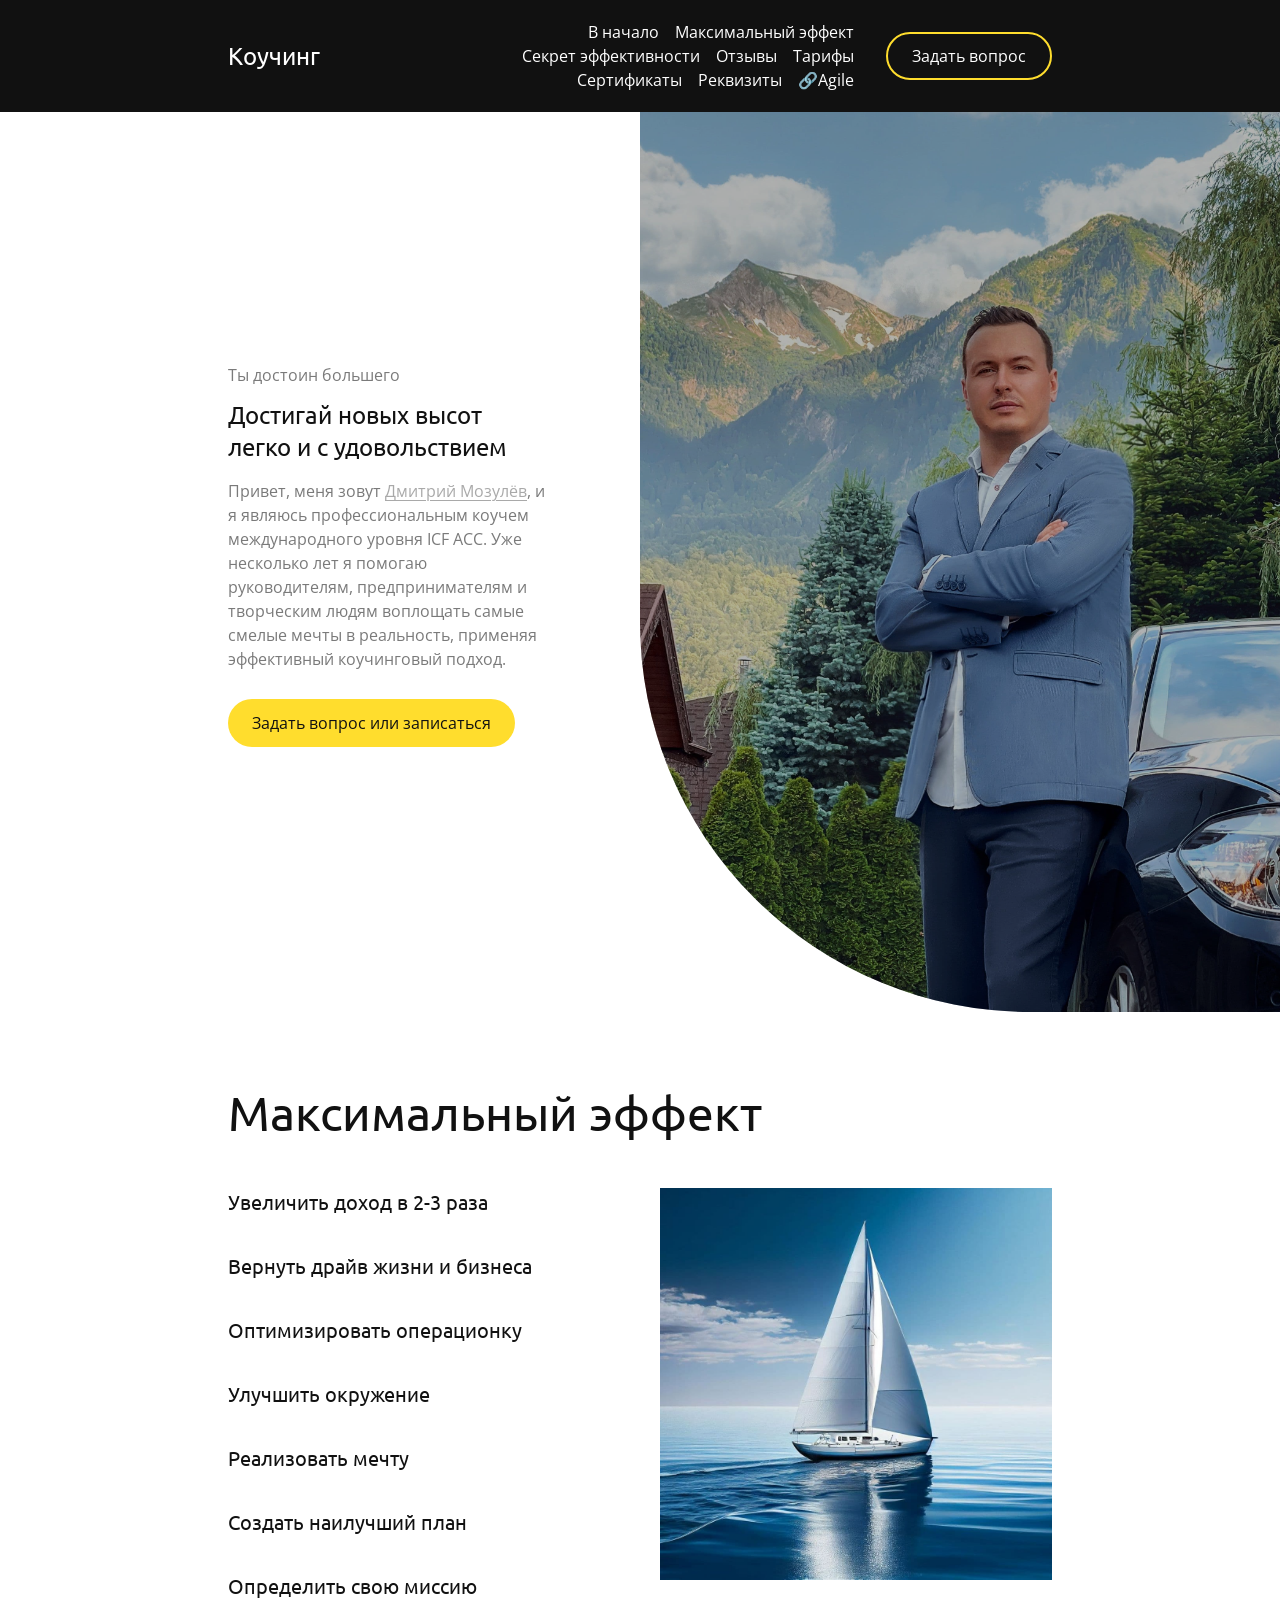
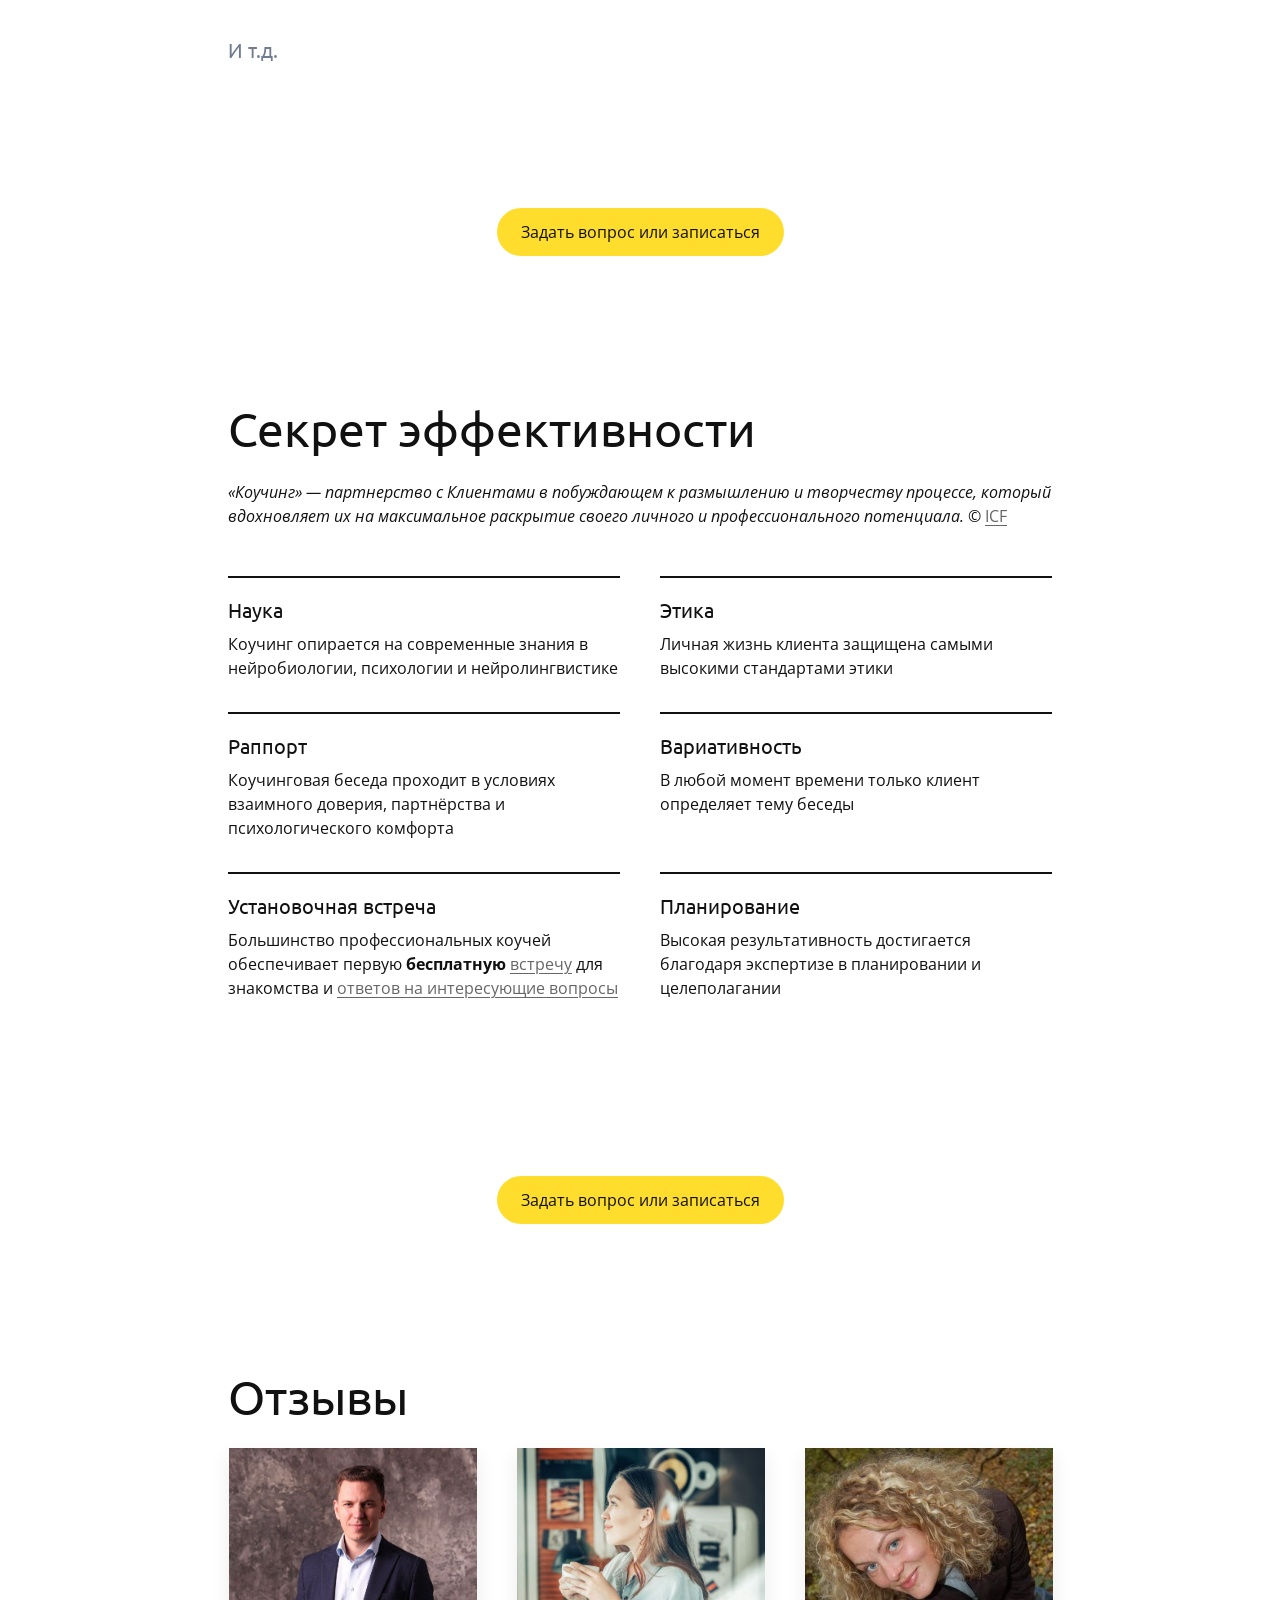
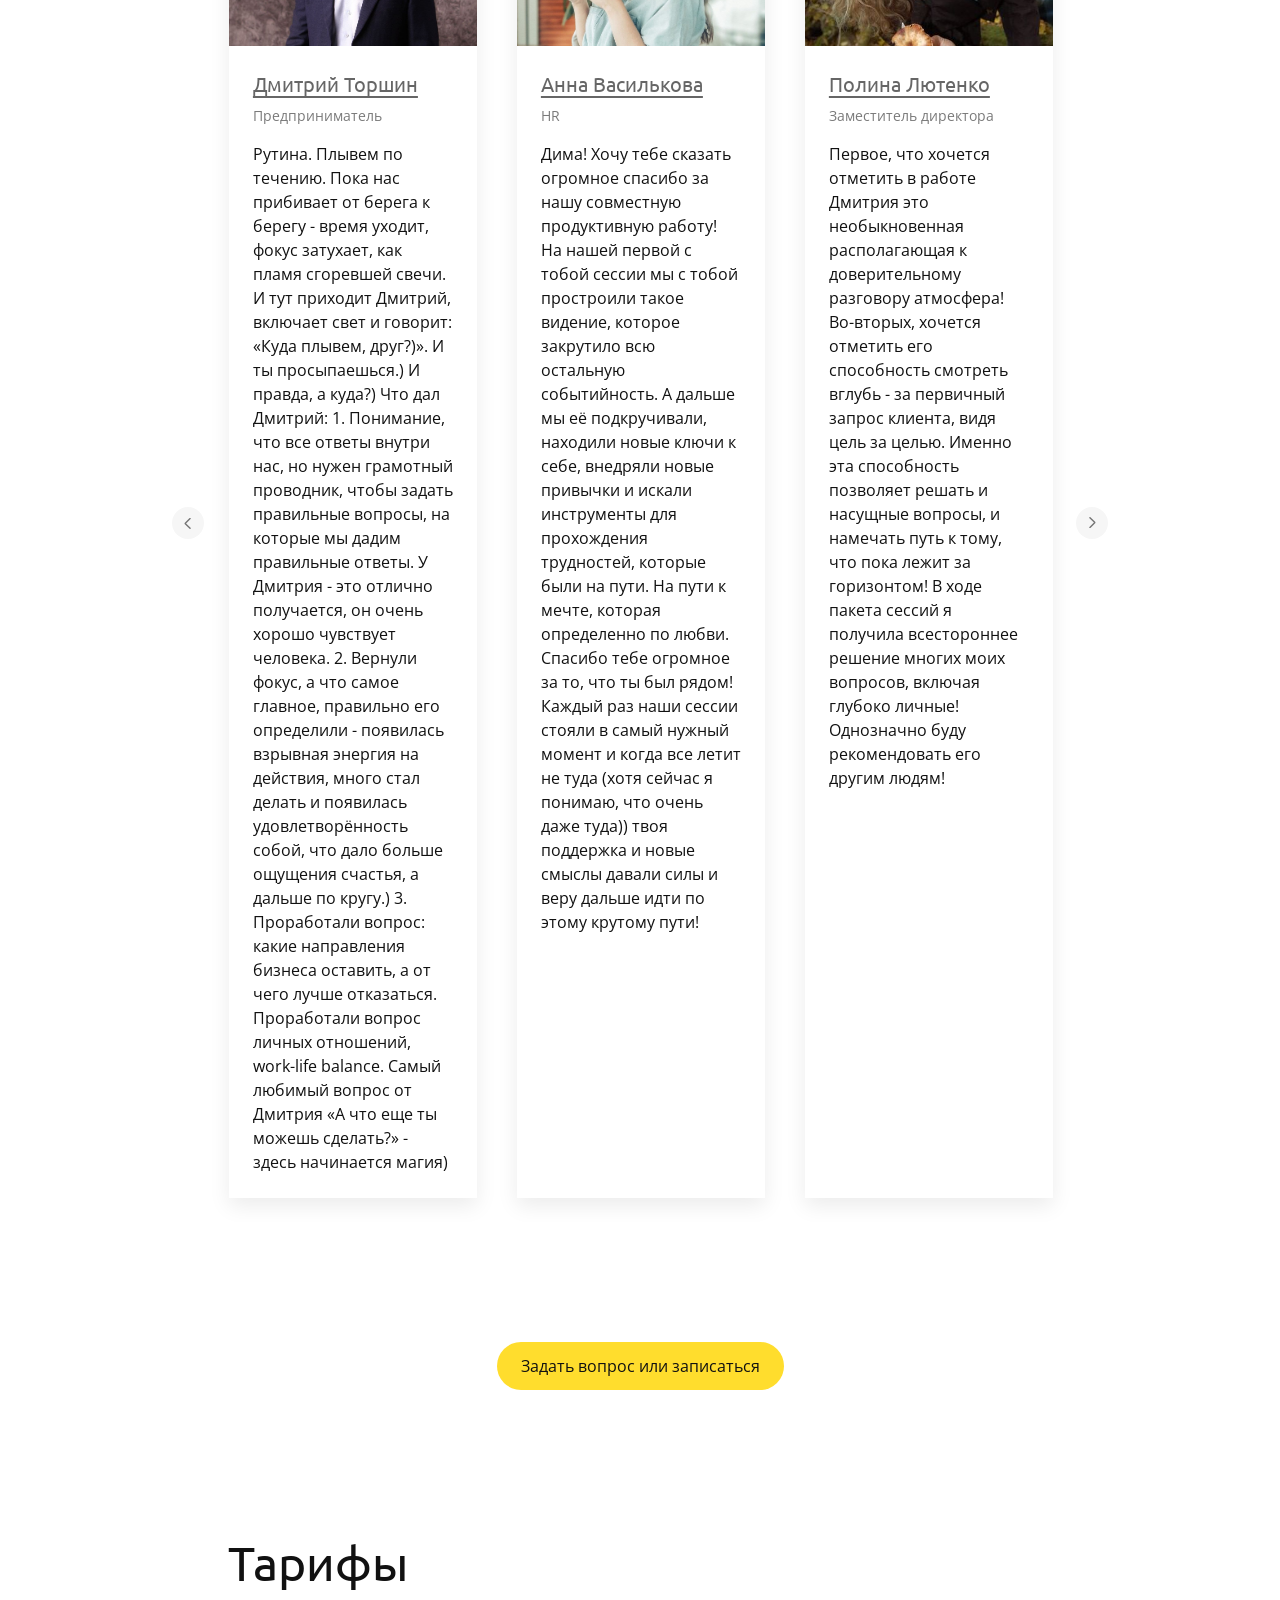
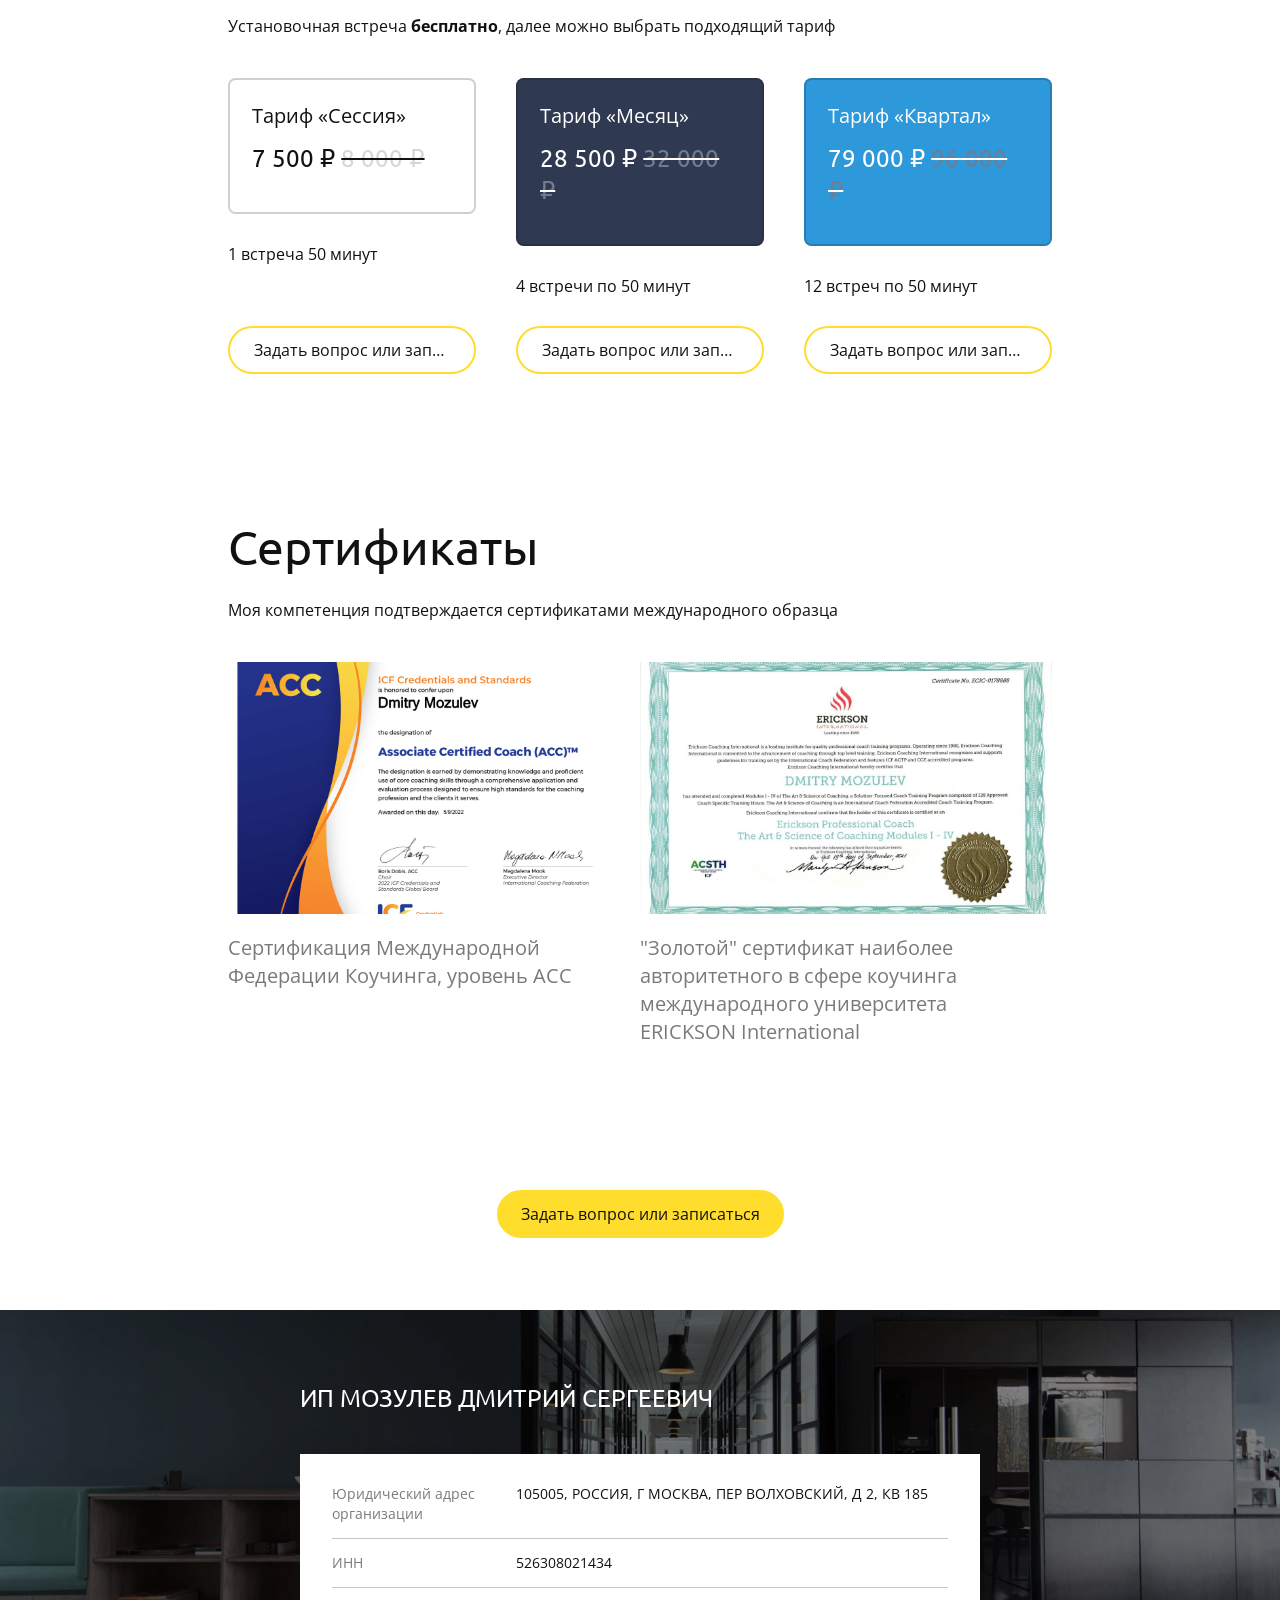
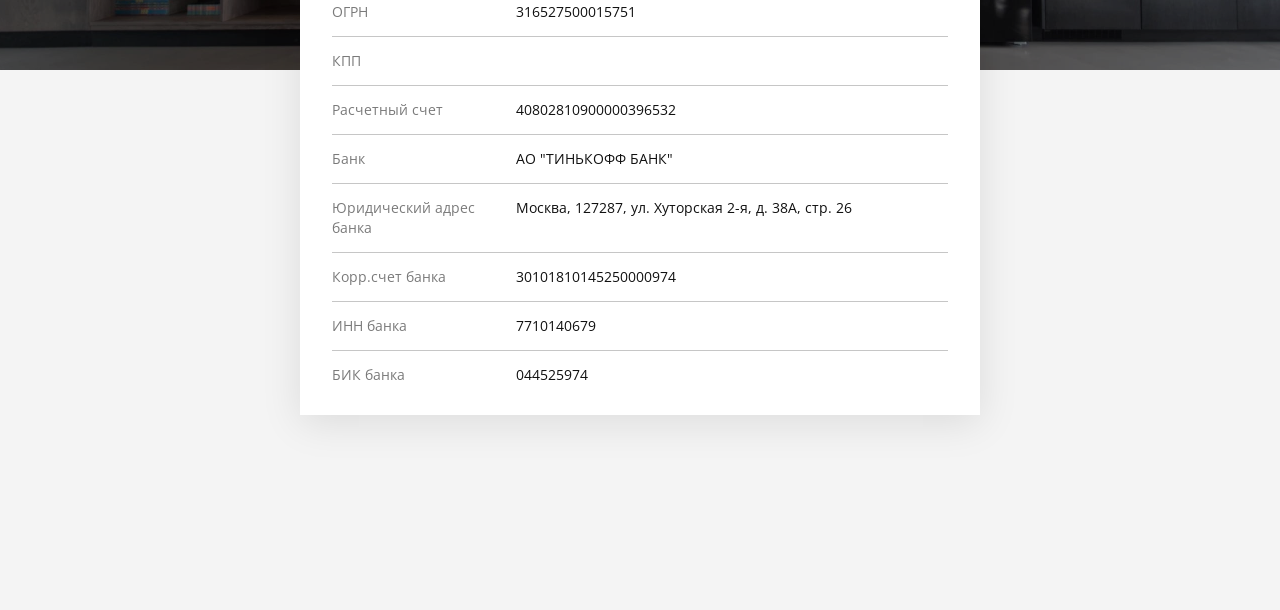
<file: index.html>
<!DOCTYPE html>
<html lang="ru">
<head>
  <meta charset="utf-8">
  <title>Коучинг | Дмитрий Мозулёв</title>
  <meta name="description" content="Ты достоин большего. Достигай новых высот легко и с удовольствием. Профессиональный коуч международного уровня ICF ACC помогает воплощать самые смелые мечты в реальность, применяя коучинг.">
  <meta name="keywords" content="Коучинг, оптимизация, счастье, ICF, достижение, успех, богатство, здоровье, благополучие, миссия, бизнес, роскошь">
  <meta name="viewport" content="width=device-width, initial-scale=1">
  <meta property="og:title" content="Коучинг | Дмитрий Мозулёв">
  <meta property="og:description" content="Ты достоин большего. Достигай новых высот легко и с удовольствием. Профессиональный коуч международного уровня ICF ACC помогает воплощать самые смелые мечты в реальность, применяя коучинг.">
  <meta property="og:image" content="https://dmitry.coach/assets/img/og-image.jpg">
  <meta name="twitter:title" content="Коучинг | Дмитрий Мозулёв">
  <meta name="twitter:description" content="Ты достоин большего. Достигай новых высот легко и с удовольствием. Профессиональный коуч международного уровня ICF ACC помогает воплощать самые смелые мечты в реальность, применяя коучинг.">
  <meta name="twitter:image" content="https://dmitry.coach/assets/img/og-image.jpg">
  <meta name="twitter:card" content="summary_large_image">
  <link rel="canonical" href="https://dmitry.coach/">
  <meta property="og:url" content="https://dmitry.coach/">
  <link rel="stylesheet" href="assets/css/tb/base.css">
  <link rel="stylesheet" href="assets/css/tb/styles-element.css">
  <link rel="stylesheet" href="assets/css/tb/styles-layout.css">
  <link rel="stylesheet" href="assets/css/tb/styles-lazy.css">
  <link rel="icon" type="image/png" sizes="16x16" href="assets/img/favicon-16.png">
  <link rel="icon" type="image/png" sizes="32x32" href="assets/img/favicon-32.png">
  <link rel="icon" type="image/png" sizes="120x120" href="assets/img/favicon-120.png">
  <link rel="apple-touch-icon" type="image/png" sizes="120x120" href="assets/img/favicon-120.png">
  <link rel="stylesheet" href="https://fonts.googleapis.com/css?family=Ubuntu&amp;subset=all&amp;display=swap">
  <link rel="stylesheet" href="https://fonts.googleapis.com/css?family=Open+Sans&amp;subset=all&amp;display=swap">
  <link rel="stylesheet" href="assets/css/tb/size-m.css">
  <link rel="stylesheet" href="assets/css/tb/button-arrow.css">
  <link rel="stylesheet" href="assets/css/tb/blocks/header-type-1.css">
  <link rel="stylesheet" href="assets/css/tb/blocks/main-type-5.css">
  <link rel="stylesheet" href="assets/css/tb/blocks/advantages-type-8.css">
  <link rel="stylesheet" href="assets/css/tb/blocks/call-to-action-type-1.css">
  <link rel="stylesheet" href="assets/css/tb/blocks/text-list-type-2.css">
  <link rel="stylesheet" href="assets/css/tb/blocks/reviews-type-4.css">
  <link rel="stylesheet" href="assets/css/tb/blocks/product-services-type-1.css">
  <link rel="stylesheet" href="assets/css/tb/blocks/gallery-type-1.css">
  <link rel="stylesheet" href="assets/css/tb/blocks/company-card-type-2.css">
  <link rel="stylesheet" href="assets/css/tb/blocks/script.css">
  <link rel="stylesheet" href="assets/css/tb/styles-helpers.css">
  <link rel="stylesheet" href="assets/css/site.css">
  <script src="assets/js/site.js" defer></script>
</head><body class="sb-body ubuntu__title open-sans-regular sb-content-size_m sb-buttons-border_round">
<div class="site-wrapper" tabindex="0">
<section data-type="header" id="header-2" class="s-header-type-1 sb-text-white"><div class="sb-background" style="background: #111111;"></div><div class="sb-container"><div class="s-header-type-1__wrapper js-wrapper s-header-type-1__wrapper_right-align-links"><div class="s-header-type-1__burger js-burger s-header-type-1__mark-links s-header-type-1__mark-button"><span class="s-header-type-1__burger-line"></span></div><h4 class="s-header-type-1__logo sb-align-left sb-font-h4 sb-font-title">Коучинг</h4><div class="s-header-type-1__menu-wrapper js-menu"><nav class="s-header-type-1__menu"><div class="sb-background" style="background: #111111;"></div><ul class="s-header-type-1__link-wrapper"><li class="s-header-type-1__link-item sb-submenu-link"><a href="#tngnrci" class="s-header-type-1__link sb-font-p3">   В начало   </a></li><li class="s-header-type-1__link-item sb-submenu-link"><a href="#advantages" class="s-header-type-1__link sb-font-p3">   Максимальный эффект   </a></li><li class="s-header-type-1__link-item sb-submenu-link"><a href="#text-list" class="s-header-type-1__link sb-font-p3">   Секрет эффективности   </a></li><li class="s-header-type-1__link-item sb-submenu-link"><a href="#reviews-2" class="s-header-type-1__link sb-font-p3">   Отзывы   </a></li><li class="s-header-type-1__link-item sb-submenu-link"><a href="#product-services" class="s-header-type-1__link sb-font-p3">   Тарифы   </a></li><li class="s-header-type-1__link-item sb-submenu-link"><a href="#gallery" class="s-header-type-1__link sb-font-p3">   Сертификаты   </a></li><li class="s-header-type-1__link-item sb-submenu-link"><a href="#company-card" class="s-header-type-1__link sb-font-p3">   Реквизиты   </a></li><li class="s-header-type-1__link-item sb-submenu-link"><a href="/agile" class="s-header-type-1__link sb-font-p3">   🔗Agile   </a></li></ul><a href="https://max.ru/u/f9LHodD0cOJwGaFHy4zmBI-jas6a_fPsciVv-Z_G8KiXcXUe42WsiBpEE0Q" target="_blank" rel="noopener" class="s-header-type-1__button sb-button-secondary sb-button-type_bordered" style="border-color: #FFDD2D;">Задать вопрос</a></nav></div><a href="https://max.ru/u/f9LHodD0cOJwGaFHy4zmBI-jas6a_fPsciVv-Z_G8KiXcXUe42WsiBpEE0Q" target="_blank" rel="noopener" class="s-header-type-1__button s-header-type-1__button_tablet-visible sb-button-secondary sb-button-type_bordered" style="border-color: #FFDD2D;">Задать вопрос</a></div></div></section>
<section data-type="main" id="tngnrci" class="s-main-type-5 sb-block sb-block_fullscreen s-main-type-5_left sb-text-dark"><div class="sb-background sb-background_clear s-main-type-5__content-background" style="background: #ffffff;"></div><div class="s-main-type-5__additional"><div class="s-main-type-5__additional-wrapper"><div class="sb-background-image sb-background sb-background_clear s-main-type-5__background" style="background-image: url(assets/img/hero.jpg);"><div class="sb-background-overlay" style="opacity: 0.3"></div></div></div></div><div class="sb-container s-main-type-5__container sb-m-2-top sb-m-1-bottom"><div class="sb-row sb-row_center"><div class="sb-col_lg-5 sb-col_md-5 sb-col_sm-12 sb-col_xs-12 sb-m-clear-bottom"><div class="sb-m-22-bottom sb-text-opacity sb-font-p3">Ты достоин большего</div><h4 class="sb-align-left sb-font-h4 sb-font-title sb-m-18-bottom">Достигай новых высот легко и с удовольствием<br></h4><div class="sb-m-8-bottom sb-text-opacity sb-align-left sb-font-p3">Привет, меня зовут <a href="https://vk.com/powerdmitry" target="_blank" class="sb-link" data-link-id="0">Дмитрий Мозулёв</a>, и я являюсь профессиональным коучем международного уровня ICF ACC. Уже несколько лет я помогаю руководителям, предпринимателям и творческим людям воплощать самые смелые мечты в реальность, применяя эффективный коучинговый подход.<br></div><div class="s-main-type-5__buttons"><a href="https://max.ru/u/f9LHodD0cOJwGaFHy4zmBI-jas6a_fPsciVv-Z_G8KiXcXUe42WsiBpEE0Q" target="_blank" rel="noopener" class="s-main-type-5__button sb-button-primary sb-m-19-bottom sb-button-scheme-dark" style="background-color: #FFDD2D;">Задать вопрос или записаться</a></div></div><div class="sb-col_lg-7 sb-col_md-7 sb-col_sm-12 sb-col_xs-12"></div></div></div></section>
<section data-type="advantages" id="advantages" class="s-advantages-type-8 sb-text-dark sb-padding-top_l sb-padding-bottom_l"><div class="sb-background" style="background: #fff;"></div><div class="sb-container sb-m-clear-bottom"><div class="sb-row sb-m-3-bottom"><div class="sb-col_lg-10 sb-col_md-12 sb-col_sm-12 sb-col_xs-12"><h2 class="sb-font-h2 sb-font-title">Максимальный эффект</h2></div></div><div class="sb-row"><div class="s-advantages-type-8__image-column sb-col_lg-6 sb-col_md-6 sb-col_sm-12 sb-col_xs-12 sb-m-3-bottom"><div class="s-advantages-type-8__image-wrapper"><div class="sb-image-ratio-1x1 sb-image-zoom" data-zoom-src="assets/img/advantages-large.jpg"><img class="sb-image-crop sb-image-crop_loaded lazy" src="assets/img/advantages.jpg" alt="Максимальный эффект"></div></div></div><div class="sb-col_sm-12 sb-col_xs-12 sb-m-clear-top sb-col_lg-6 sb-col_md-6"><div class="s-advantages-type-8__item sb-m-6-top sb-m-clear-bottom sb-m-clear-top"><div class="s-advantages-type-8__text-wrapper sb-m-clear-bottom"><h5 class="sb-font-h5 sb-font-title sb-m-21-bottom">Увеличить доход в 2-3 раза</h5></div></div><div class="s-advantages-type-8__item sb-m-6-top sb-m-clear-bottom sb-m-clear-top"><div class="s-advantages-type-8__text-wrapper sb-m-clear-bottom"><h5 class="sb-font-h5 sb-font-title sb-m-21-bottom">Вернуть драйв жизни и бизнеса</h5></div></div><div class="s-advantages-type-8__item sb-m-6-top sb-m-clear-bottom sb-m-clear-top"><div class="s-advantages-type-8__text-wrapper sb-m-clear-bottom"><h5 class="sb-font-h5 sb-font-title sb-m-21-bottom">Оптимизировать операционку</h5></div></div><div class="s-advantages-type-8__item sb-m-6-top sb-m-clear-bottom sb-m-clear-top"><div class="s-advantages-type-8__text-wrapper sb-m-clear-bottom"><h5 class="sb-font-h5 sb-font-title sb-m-21-bottom">Улучшить окружение</h5></div></div><div class="s-advantages-type-8__item sb-m-6-top sb-m-clear-bottom sb-m-clear-top"><div class="s-advantages-type-8__text-wrapper sb-m-clear-bottom"><h5 class="sb-font-h5 sb-font-title sb-m-21-bottom">Реализовать мечту</h5></div></div><div class="s-advantages-type-8__item sb-m-6-top sb-m-clear-bottom sb-m-clear-top"><div class="s-advantages-type-8__text-wrapper sb-m-clear-bottom"><h5 class="sb-font-h5 sb-font-title sb-m-21-bottom">Создать наилучший план</h5></div></div><div class="s-advantages-type-8__item sb-m-6-top sb-m-clear-bottom sb-m-clear-top"><div class="s-advantages-type-8__text-wrapper sb-m-clear-bottom"><h5 class="sb-font-h5 sb-font-title sb-m-21-bottom">Определить свою миссию</h5></div></div><div class="s-advantages-type-8__item sb-m-6-top sb-m-clear-bottom sb-m-clear-top"><div class="s-advantages-type-8__text-wrapper sb-m-clear-bottom"><h5 class="sb-font-h5 sb-font-title sb-m-21-bottom"><font style="color: rgb(114, 124, 143); user-select: auto;">И т.д.</font></h5></div></div></div></div></div></section>
<section data-type="call-to-action" id="call-to-action" class="s-call-to-action-type-1 sb-text-dark sb-align-center sb-padding-top_l sb-padding-bottom_l"><div class="sb-background" style="background: #ffffff;"></div><div class="sb-container sb-m-clear-bottom"><div class="s-call-to-action-type-1__buttons sb-m-clear-bottom"><a href="https://max.ru/u/f9LHodD0cOJwGaFHy4zmBI-jas6a_fPsciVv-Z_G8KiXcXUe42WsiBpEE0Q" target="_blank" rel="noopener" class="sb-button-primary sb-button-primary_white s-call-to-action-type-1__button sb-m-20-bottom sb-button-scheme-dark" style="background-color: #FFDD2D;">Задать вопрос или записаться</a></div></div></section>
<section data-type="text-list" id="text-list" class="s-text-list-type-2 sb-text-dark sb-padding-top_l sb-padding-bottom_l"><div class="sb-background" style="background: #fff;"></div><div class="sb-container"><div class="sb-row sb-m-clear-top"><h2 class="sb-col_lg-10 sb-col_md-12 sb-col_sm-12 sb-col_xs-12 sb-align-left sb-font-h2 sb-font-title sb-m-12-bottom">Секрет эффективности</h2><div class="sb-col_lg-10 sb-col_md-12 sb-col_sm-12 sb-col_xs-12 sb-font-p3 sb-align-start"><i>«Коучинг» — партнерство с Клиентами в побуждающем к размышлению и творчеству процессе, который вдохновляет их на максимальное раскрытие своего личного и профессионального потенциала. </i>© <a href="https://coachingfederation.org/" target="_blank" class="sb-link" data-link-id="0">ICF</a></div><div class="sb-col_lg-12 sb-col_md-12 sb-col_sm-12 sb-col_xs-12 sb-m-3-top"><div class="sb-row"><div class="sb-col_lg-4 sb-col_md-6 sb-col_sm-6 sb-col_xs-12"><div class="s-text-list-type-2__item sb-m-clear-bottom"><h3 class="sb-font-title sb-font-h5 sb-m-21-bottom">Наука</h3><div class="sb-font-p3">Коучинг опирается на современные знания в нейробиологии, психологии и нейролингвистике</div></div></div><div class="sb-col_lg-4 sb-col_md-6 sb-col_sm-6 sb-col_xs-12"><div class="s-text-list-type-2__item sb-m-clear-bottom"><h3 class="sb-font-title sb-font-h5 sb-m-21-bottom">Этика</h3><div class="sb-font-p3">Личная жизнь клиента защищена самыми высокими стандартами этики</div></div></div><div class="sb-col_lg-4 sb-col_md-6 sb-col_sm-6 sb-col_xs-12"><div class="s-text-list-type-2__item sb-m-clear-bottom"><h3 class="sb-font-title sb-font-h5 sb-m-21-bottom">Раппорт</h3><div class="sb-font-p3">Коучинговая беседа проходит в условиях взаимного доверия, партнёрства и психологического комфорта</div></div></div><div class="sb-col_lg-4 sb-col_md-6 sb-col_sm-6 sb-col_xs-12"><div class="s-text-list-type-2__item sb-m-clear-bottom"><h3 class="sb-font-title sb-font-h5 sb-m-21-bottom">Вариативность</h3><div class="sb-font-p3">В любой момент времени только клиент определяет тему беседы</div></div></div><div class="sb-col_lg-4 sb-col_md-6 sb-col_sm-6 sb-col_xs-12"><div class="s-text-list-type-2__item sb-m-clear-bottom"><h3 class="sb-font-title sb-font-h5 sb-m-21-bottom">Установочная встреча</h3><div class="sb-font-p3 sb-align-start">Большинство профессиональных коучей обеспечивает первую <b style="user-select: auto;">бесплатную</b> <a href="https://calendly.com/dmitry-coach/meeting" target="_blank" class="sb-link" data-link-id="0" style="user-select: auto;">встречу</a> для знакомства и <a href="https://max.ru/u/f9LHodD0cOJwGaFHy4zmBI-jas6a_fPsciVv-Z_G8KiXcXUe42WsiBpEE0Q" target="_blank" rel="noopener" class="sb-link" data-link-id="1">ответов на интересующие вопросы</a></div></div></div><div class="sb-col_lg-4 sb-col_md-6 sb-col_sm-6 sb-col_xs-12"><div class="s-text-list-type-2__item sb-m-clear-bottom"><h3 class="sb-font-title sb-font-h5 sb-m-21-bottom">Планирование</h3><div class="sb-font-p3">Высокая результативность достигается благодаря экспертизе в планировании и целеполагании  </div></div></div></div></div></div></div></section>
<section data-type="call-to-action" id="call-to-action-2" class="s-call-to-action-type-1 sb-text-dark sb-align-center sb-padding-top_l sb-padding-bottom_l"><div class="sb-background" style="background: #ffffff;"></div><div class="sb-container sb-m-clear-bottom"><div class="s-call-to-action-type-1__buttons sb-m-clear-bottom"><a href="https://max.ru/u/f9LHodD0cOJwGaFHy4zmBI-jas6a_fPsciVv-Z_G8KiXcXUe42WsiBpEE0Q" target="_blank" rel="noopener" class="sb-button-primary sb-button-primary_white s-call-to-action-type-1__button sb-m-20-bottom sb-button-scheme-dark" style="background-color: #FFDD2D;">Задать вопрос или записаться</a></div></div></section>
<section data-type="reviews" id="reviews-2" class="s-reviews-type-4 s-reviews-type-4_shadow sb-text-dark sb-padding-top_l sb-padding-bottom_l"><div class="sb-background" style="background: #fff;"></div><div class="sb-container"><div class="sb-row sb-m-clear-bottom"><h2 class="sb-col_lg-10 sb-col_md-12 sb-col_sm-12 sb-col_xs-12 sb-align-left sb-font-h2 sb-font-title sb-m-12-bottom">Отзывы</h2><div class="sb-col_12 s-reviews-type-4__slider-wrapper"><div class="s-reviews-type-4__slider"><div class="s-reviews-type-4__arrow s-reviews-type-4__arrow_previous pointer-events-auto js-arrow_previous"><button class="button-arrow button-arrow_previous" aria-label="Вернуться на предыдущий элемент"><svg viewbox="0 0 12 13" class="button-arrow-icon" width="12" height="13" viewBox="0 0 12 13" fill="none" xmlns="http://www.w3.org/2000/svg"><path fill-rule="evenodd" clip-rule="evenodd" d="M2.58225 6.20351C2.3685 6.41726 2.25 6.69851 2.25 6.99851C2.25 7.30076 2.3685 7.58351 2.58225 7.79501L7.707 12.7803C8.00325 13.0728 8.48175 13.0728 8.778 12.7803C9.07425 12.4878 9.07425 12.0123 8.778 11.7205L3.921 6.99851L8.778 2.27801C9.07425 1.98551 9.07425 1.51001 8.778 1.21676C8.48175 0.924258 8.00325 0.924259 7.707 1.21826L2.58225 6.20276L2.58225 6.20351Z" fill="currentColor" /></svg></button></div><div class="s-reviews-type-4__arrow s-reviews-type-4__arrow_next pointer-events-auto js-arrow_next"><button class="button-arrow button-arrow_next" aria-label="Перейти к следующему элементу"><svg viewbox="0 0 12 13" class="button-arrow-icon" width="12" height="13" viewBox="0 0 12 13" fill="none" xmlns="http://www.w3.org/2000/svg"><path fill-rule="evenodd" clip-rule="evenodd" d="M2.58225 6.20351C2.3685 6.41726 2.25 6.69851 2.25 6.99851C2.25 7.30076 2.3685 7.58351 2.58225 7.79501L7.707 12.7803C8.00325 13.0728 8.48175 13.0728 8.778 12.7803C9.07425 12.4878 9.07425 12.0123 8.778 11.7205L3.921 6.99851L8.778 2.27801C9.07425 1.98551 9.07425 1.51001 8.778 1.21676C8.48175 0.924258 8.00325 0.924259 7.707 1.21826L2.58225 6.20276L2.58225 6.20351Z" fill="currentColor" /></svg></button></div><div class="s-reviews-type-4__list-container"><div class="s-reviews-type-4__list-wrapper js-list-wrapper"><ul class="s-reviews-type-4__list js-list"><li class="s-reviews-type-4__slide sb-col_lg-4 sb-col_md-4 sb-col_sm-6 sb-col_xs-12 js-slide"><div class="s-reviews-type-4__column sb-element-wrapper-editor sb-m-clear-bottom sb-text-dark"><div class="sb-background s-reviews-type-4__background" style="background: #ffffff;"></div><div class="s-reviews-type-4__image-wrapper sb-image-rectangle-horizontal"><a href="https://vk.com/d.torshin" target="_blank"><img class="sb-image-crop sb-image-crop_loaded lazy" src="assets/img/review-dmitriy-torshin.jpg" alt="Изображение"></a></div><div class="s-reviews-type-4__text sb-m-clear-bottom"><h3 class="sb-font-h5 sb-font-title sb-m-21-bottom sb-align-start"><a href="https://vk.com/d.torshin" target="_blank" class="sb-link" data-link-id="0" style="user-select: auto;">Дмитрий Торшин</a></h3><div class="sb-font-p4 sb-m-17-bottom sb-text-opacity">Предприниматель</div><div class="sb-font-p3">Рутина. Плывем по течению. Пока нас прибивает от берега к берегу - время уходит, фокус затухает, как пламя сгоревшей свечи. И тут приходит Дмитрий, включает свет и говорит: «Куда плывем, друг?)». И ты просыпаешься.) И правда, а куда?) Что дал Дмитрий: 1. Понимание, что все ответы внутри нас, но нужен грамотный проводник, чтобы задать правильные вопросы, на которые мы дадим правильные ответы. У Дмитрия - это отлично получается, он очень хорошо чувствует человека. 2. Вернули фокус, а что самое главное, правильно его определили - появилась взрывная энергия на действия, много стал делать и появилась удовлетворённость собой, что дало больше ощущения счастья, а дальше по кругу.) 3. Проработали вопрос: какие направления бизнеса оставить, а от чего лучше отказаться. Проработали вопрос личных отношений, work-life balance. Самый любимый вопрос от Дмитрия «А что еще ты можешь сделать?» - здесь начинается магия)<div></div></div></div></div></li><li class="s-reviews-type-4__slide sb-col_lg-4 sb-col_md-4 sb-col_sm-6 sb-col_xs-12 js-slide"><div class="s-reviews-type-4__column sb-element-wrapper-editor sb-m-clear-bottom sb-text-dark"><div class="sb-background s-reviews-type-4__background" style="background: #ffffff;"></div><div class="s-reviews-type-4__image-wrapper sb-image-rectangle-horizontal"><a href="https://vk.com/09annvas" target="_blank"><img class="sb-image-crop sb-image-crop_loaded lazy" src="assets/img/review-anna-vasilkova.jpg" alt="Изображение"></a></div><div class="s-reviews-type-4__text sb-m-clear-bottom"><h3 class="sb-font-h5 sb-font-title sb-m-21-bottom sb-align-start"><a href="https://vk.com/09annvas" target="_blank" class="sb-link" data-link-id="0">Анна Василькова</a></h3><div class="sb-font-p4 sb-m-17-bottom sb-text-opacity">HR</div><div class="sb-font-p3">Дима! Хочу тебе сказать огромное спасибо за нашу совместную продуктивную работу! На нашей первой с тобой сессии мы с тобой простроили такое видение, которое закрутило всю остальную событийность. А дальше мы её подкручивали, находили новые ключи к себе, внедряли новые привычки и искали инструменты для прохождения трудностей, которые были на пути. На пути к мечте, которая определенно по любви. Спасибо тебе огромное за то, что ты был рядом! Каждый раз наши сессии стояли в самый нужный момент и когда все летит не туда (хотя сейчас я понимаю, что очень даже туда)) твоя поддержка и новые смыслы давали силы и веру дальше идти по этому крутому пути!<div></div></div></div></div></li><li class="s-reviews-type-4__slide sb-col_lg-4 sb-col_md-4 sb-col_sm-6 sb-col_xs-12 js-slide"><div class="s-reviews-type-4__column sb-element-wrapper-editor sb-m-clear-bottom sb-text-dark"><div class="sb-background s-reviews-type-4__background" style="background: #ffffff;"></div><div class="s-reviews-type-4__image-wrapper sb-image-rectangle-horizontal"><img class="sb-image-crop sb-image-crop_loaded lazy" src="assets/img/review-polina-lyutenko.jpg" alt="Изображение"></div><div class="s-reviews-type-4__text sb-m-clear-bottom"><h3 class="sb-font-h5 sb-font-title sb-m-21-bottom sb-align-start"><a href="https://vk.com/brikotka" target="_blank" class="sb-link" data-link-id="0">Полина Лютенко</a></h3><div class="sb-font-p4 sb-m-17-bottom sb-text-opacity">Заместитель директора</div><div class="sb-font-p3">Первое, что хочется отметить в работе Дмитрия это необыкновенная располагающая к доверительному разговору атмосфера! Во-вторых, хочется отметить его способность смотреть вглубь - за первичный запрос клиента, видя цель за целью. Именно эта способность позволяет решать и насущные вопросы, и намечать путь к тому, что пока лежит за горизонтом! В ходе пакета сессий я получила всестороннее решение многих моих вопросов, включая глубоко личные! Однозначно буду рекомендовать его другим людям!</div></div></div></li><li class="s-reviews-type-4__slide sb-col_lg-4 sb-col_md-4 sb-col_sm-6 sb-col_xs-12 js-slide"><div class="s-reviews-type-4__column sb-element-wrapper-editor sb-m-clear-bottom sb-text-dark"><div class="sb-background s-reviews-type-4__background" style="background: #ffffff;"></div><div class="s-reviews-type-4__image-wrapper sb-image-rectangle-horizontal"><a href="https://vk.com/tinkerbell_din" target="_blank"><img class="sb-image-crop sb-image-crop_loaded lazy" src="assets/img/review-anna-panfilova.jpg" alt="Изображение"></a></div><div class="s-reviews-type-4__text sb-m-clear-bottom"><h5 class="sb-align-left sb-font-h5 sb-font-title sb-m-21-bottom"><a href="https://vk.com/tinkerbell_din" target="_blank" class="sb-link" data-link-id="0">Анна Панфилова</a></h5><div class="sb-m-17-bottom sb-text-opacity sb-align-left sb-font-p4">Предприниматель</div><div class="sb-font-p3">После рождения ребёнка стало сложно правильно распределять время и ресурсы. Из-за этого мой небольшой бизнес, которым я занимаюсь, застопорился – я видела много направлений для развития, но не понимала за что хвататься и откуда взять силы. Несколько месяцев прокручивала варианты в голове и не могла найти ответы. В итоге всего за 3 сессии с Дмитрием всё встало на свои места, и некоторые вещи уже находятся в процессе реализации. Благодаря коучингу, за 2 недели я сделала намного больше, чем за 4 предыдущих месяца! И думаю, что это только начало!</div></div></div></li><li class="s-reviews-type-4__slide sb-col_lg-4 sb-col_md-4 sb-col_sm-6 sb-col_xs-12 js-slide"><div class="s-reviews-type-4__column sb-element-wrapper-editor sb-m-clear-bottom sb-text-dark"><div class="sb-background s-reviews-type-4__background" style="background: #ffffff;"></div><div class="s-reviews-type-4__image-wrapper sb-image-rectangle-horizontal"><a href="https://vk.com/alex_levin52" target="_blank"><img class="sb-image-crop sb-image-crop_loaded lazy" src="assets/img/review-aleksandr-levin.jpg" alt="Изображение"></a></div><div class="s-reviews-type-4__text sb-m-clear-bottom"><h5 class="sb-align-left sb-font-h5 sb-font-title sb-m-21-bottom"><a href="https://vk.com/alex_levin52" target="_blank" class="sb-link" data-link-id="0">Александр Левин</a></h5><div class="sb-m-17-bottom sb-text-opacity sb-align-left sb-font-p4">Предприниматель</div><div class="sb-font-p3">Благодарю Дмитрия за вклад в меня. Что для меня коучинг: это время, которое я могу уделить себе, подумать о том, куда я иду? Зачем? Чего я хочу? Честно ответить себе на вопросы и признаться, не боясь быть осужденным. Все ответы - внутри, и коуч, задавая вопросы, помогает самому найти ответы. Мы прорабатывали и текущие вопросы, и вопросы миссии. Я сам ставил себе задачи по продвижению к миссии, что в зацикленных буднях с постоянными задачами сложно, это круто. Это здорово, когда есть «об кого подумать», получить обратную связь - честность себе, ставить самому задачи и их выполнять. По итогу работы - мы проработали запрос и пришли к тому, что я уже самостоятельно продолжил путь, что немаловажно!</div></div></div></li><li class="s-reviews-type-4__slide sb-col_lg-4 sb-col_md-4 sb-col_sm-6 sb-col_xs-12 js-slide"><div class="s-reviews-type-4__column sb-element-wrapper-editor sb-m-clear-bottom sb-text-dark"><div class="sb-background s-reviews-type-4__background" style="background: #ffffff;"></div><div class="s-reviews-type-4__image-wrapper sb-image-rectangle-horizontal"><a href="https://vk.com/kibardin_konstantin" target="_blank"><img class="sb-image-crop sb-image-crop_loaded lazy" src="assets/img/review-konstantin-kibardin.jpg" alt="Изображение"></a></div><div class="s-reviews-type-4__text sb-m-clear-bottom"><h5 class="sb-align-left sb-font-h5 sb-font-title sb-m-21-bottom"><a href="https://vk.com/kibardin_konstantin" target="_blank" class="sb-link" data-link-id="0">Константин Кибардин</a></h5><div class="sb-m-17-bottom sb-text-opacity sb-align-left sb-font-p4">Актёр, режиссёр</div><div class="sb-font-p3">У меня был дикий расфокус внимания! Брался за всё, но не приходил к желаемому результату. Дмитрий мастерски задавал вопросы, которые заставили остановить ураган мыслей в моей голове. Я понял, что коуч, мудрый человек со стороны, нужен каждому! Дмитрий дал понять где пробудить энергию в отложенных делах. Как будут развиваться события не с логической, а с эмоциональной точки зрения, которую не просто рассказал, а подвёл всё таким образом, что я сам всё прочувствовал. В этом и кроется его мастерство, задавая вопросы и незаметно направляя, ты думаешь, что сам на всё ответил. Однако без него так бы и топтался на одном месте. Тысячу раз спасибо!</div></div></div></li></ul></div></div><div class="s-reviews-type-4__dots sb-dots"><ul class="sb-dots__dots-wrapper js-dots"></ul></div></div></div></div></div></section>
<section data-type="call-to-action" id="call-to-action-3" class="s-call-to-action-type-1 sb-text-dark sb-align-center sb-padding-top_l sb-padding-bottom_l"><div class="sb-background" style="background: #ffffff;"></div><div class="sb-container sb-m-clear-bottom"><div class="s-call-to-action-type-1__buttons sb-m-clear-bottom"><a href="https://max.ru/u/f9LHodD0cOJwGaFHy4zmBI-jas6a_fPsciVv-Z_G8KiXcXUe42WsiBpEE0Q" target="_blank" rel="noopener" class="sb-button-primary sb-button-primary_white s-call-to-action-type-1__button sb-m-20-bottom sb-button-scheme-dark" style="background-color: #FFDD2D;">Задать вопрос или записаться</a></div></div></section>
<section data-type="product-services" data-subtype="type-1" id="product-services" class="s-product-services-type-1 sb-text-dark sb-padding-top_l sb-padding-bottom_l"><div class="sb-background" style="background: #FFFFFF;"></div><div class="sb-container"><div class="sb-row sb-m-5-bottom sb-m-clear-bottom"><h2 class="sb-col_lg-10 sb-col_md-12 sb-col_sm-12 sb-col_xs-12 sb-align-left sb-font-h2 sb-font-title sb-m-12-bottom">Тарифы</h2><div class="sb-col_lg-10 sb-col_md-12 sb-col_sm-12 sb-col_xs-12 sb-font-p3">Установочная встреча <b>бесплатно</b>, далее можно выбрать подходящий тариф</div></div><div class="sb-row sb-m-5-top-minus"><div class="sb-m-5-top sb-col_sm-6 sb-col_xs-12 sb-col_lg-4 sb-col_md-4"><div class="s-product-services-type-1__card-wrapper sb-m-clear-bottom"><div class="s-product-services-type-1__card sb-m-8-bottom sb-m-clear-bottom sb-text-dark"><div class="sb-background sb-background_clear s-product-services-type-1__card-background" style="background: #FFFFFF;"></div><div class="s-product-services-type-1__title sb-m-20-bottom sb-pre-wrap sb-skeleton__title sb-align-left sb-font-p2" data-goods-field="title">Тариф «Сессия»</div><h4 class="s-product-services-type-1__price sb-skeleton__price sb-font-h4 sb-font-title" data-goods-field="priceFull">7 500 ₽ <strike style="user-select: auto;"><font style="color: rgb(215, 215, 215); user-select: auto;">8 000 ₽</font></strike></h4></div><div class="s-product-services-type-1__description sb-pre-wrap sb-skeleton__text sb-m-8-bottom sb-align-left sb-font-p3" data-goods-field="description">1 встреча 50 минут</div><a href="https://max.ru/u/f9LHodD0cOJwGaFHy4zmBI-jas6a_fPsciVv-Z_G8KiXcXUe42WsiBpEE0Q" target="_blank" rel="noopener" class="s-product-services-type-1__button sb-button-secondary sb-skeleton__button sb-button-type_bordered" style="border-color: #FFDD2D;">Задать вопрос или записаться</a></div></div><div class="sb-m-5-top sb-col_sm-6 sb-col_xs-12 sb-col_lg-4 sb-col_md-4"><div class="s-product-services-type-1__card-wrapper sb-m-clear-bottom"><div class="s-product-services-type-1__card sb-m-8-bottom sb-m-clear-bottom sb-text-white"><div class="sb-background sb-background_clear s-product-services-type-1__card-background" style="background: #303952;"></div><div class="s-product-services-type-1__title sb-m-20-bottom sb-pre-wrap sb-skeleton__title sb-font-p2" data-goods-field="title">Тариф «Месяц»</div><h4 class="s-product-services-type-1__price sb-skeleton__price sb-font-h4 sb-font-title" data-goods-field="priceFull">28 500 ₽ <strike style="user-select: auto;"><font style="color: rgb(114, 124, 143); user-select: auto;">32 000 ₽</font></strike></h4></div><div class="s-product-services-type-1__description sb-pre-wrap sb-skeleton__text sb-m-8-bottom sb-align-left sb-font-p3" data-goods-field="description">4 встречи по 50 минут<div style="user-select: auto;"><div style="user-select: auto;"></div></div></div><a href="https://max.ru/u/f9LHodD0cOJwGaFHy4zmBI-jas6a_fPsciVv-Z_G8KiXcXUe42WsiBpEE0Q" target="_blank" rel="noopener" class="s-product-services-type-1__button sb-button-secondary sb-skeleton__button sb-button-type_bordered" style="border-color: #FFDD2D;">Задать вопрос или записаться</a></div></div><div class="sb-m-5-top sb-col_sm-6 sb-col_xs-12 sb-col_lg-4 sb-col_md-4"><div class="s-product-services-type-1__card-wrapper sb-m-clear-bottom"><div class="s-product-services-type-1__card sb-m-8-bottom sb-m-clear-bottom sb-text-white"><div class="sb-background sb-background_clear s-product-services-type-1__card-background" style="background: #2D98DA;"></div><div class="s-product-services-type-1__title sb-m-20-bottom sb-pre-wrap sb-skeleton__title sb-font-p2" data-goods-field="title">Тариф «Квартал»</div><h4 class="s-product-services-type-1__price sb-skeleton__price sb-font-h4 sb-font-title" data-goods-field="priceFull">79 000 ₽ <strike><font style="color: #727c8f;">96 000 ₽</font></strike></h4></div><div class="s-product-services-type-1__description sb-pre-wrap sb-skeleton__text sb-m-8-bottom sb-align-left sb-font-p3" data-goods-field="description">12 встреч по 50 минут&#160;<div style="user-select: none;"><div style="user-select: none;"></div></div></div><a href="https://max.ru/u/f9LHodD0cOJwGaFHy4zmBI-jas6a_fPsciVv-Z_G8KiXcXUe42WsiBpEE0Q" target="_blank" rel="noopener" class="s-product-services-type-1__button sb-button-secondary sb-skeleton__button sb-button-type_bordered" style="border-color: #FFDD2D;">Задать вопрос или записаться</a></div></div></div></div></section>
<section data-type="gallery" id="gallery" class="s-gallery-type-1 sb-text-dark sb-padding-top_l sb-padding-bottom_l"><div class="sb-background" style="background: #FFFFFF;"></div><div class="sb-container sb-m-clear-bottom"><div class="sb-row s-gallery__top sb-m-5-bottom sb-m-clear-bottom"><h2 class="sb-col_lg-10 sb-col_md-12 sb-col_sm-12 sb-col_xs-12 sb-align-left sb-font-h2 sb-font-title sb-m-12-bottom">Сертификаты</h2><div class="sb-col_lg-10 sb-col_md-12 sb-col_sm-12 sb-col_xs-12 sb-font-p3">Моя компетенция подтверждается сертификатами международного образца</div></div><div class="s-gallery-type-1__list sb-m-5-top-minus"><figure class="s-gallery-type-1__item sb-m-clear-bottom sb-m-5-top"><div class="s-gallery-type-1__image-wrapper sb-m-13-bottom sb-image-gallery-type-1"><img class="sb-image-crop sb-image-crop_loaded lazy" src="assets/img/cert-icf-acc.png" alt="Изображение"></div><figcaption class="s-gallery-type-1__description sb-text-opacity sb-font-p2">Сертификация Международной Федерации Коучинга, уровень ACC</figcaption></figure><figure class="s-gallery-type-1__item sb-m-clear-bottom sb-m-5-top"><div class="s-gallery-type-1__image-wrapper sb-m-13-bottom sb-image-gallery-type-1"><img class="sb-image-crop sb-image-crop_loaded lazy" src="assets/img/cert-erickson.jpg" alt="Изображение"></div><figcaption class="s-gallery-type-1__description sb-text-opacity sb-font-p2">"Золотой" сертификат наиболее авторитетного в сфере коучинга международного университета ERICKSON International</figcaption></figure></div></div></section>
<section data-type="call-to-action" id="call-to-action-4" class="s-call-to-action-type-1 sb-text-dark sb-align-center sb-padding-top_l sb-padding-bottom_l"><div class="sb-background" style="background: #ffffff;"></div><div class="sb-container sb-m-clear-bottom"><div class="s-call-to-action-type-1__buttons sb-m-clear-bottom"><a href="https://max.ru/u/f9LHodD0cOJwGaFHy4zmBI-jas6a_fPsciVv-Z_G8KiXcXUe42WsiBpEE0Q" target="_blank" rel="noopener" class="sb-button-primary sb-button-primary_white s-call-to-action-type-1__button sb-m-20-bottom sb-button-scheme-dark" style="background-color: #FFDD2D;">Задать вопрос или записаться</a></div></div></section>
<section data-type="company-card" id="company-card" class="s-company-card-type-2 sb-block sb-block_fullscreen sb-text-white sb-padding-top_l sb-padding-bottom_l"><div class="sb-background-image sb-background s-company-card-type-2__background" style="background-image: url(assets/img/company-card-bg.jpg);"><div class="sb-background-overlay" style="opacity: 0.3"></div></div><div class="sb-container"><div class="sb-row sb-row_center"><div class="sb-col_sm-12 sb-col_xs-12 sb-col_lg-10 sb-col_md-10"><div class="s-company-card-type-2__top sb-m-5-bottom"><div class="s-company-card-type-2__info"><h4 class="s-company-card-type-2__title sb-align-left sb-font-h4 sb-font-title">ИП МОЗУЛЕВ ДМИТРИЙ СЕРГЕЕВИЧ</h4></div></div></div><div class="sb-col_lg-10 sb-col_md-10 sb-col_sm-12 sb-col_xs-12"><div class="s-company-card-type-2__details sb-element-white"><div class="s-company-card-type-2__row s-company-card-type-2__row-wrapper"><div class="s-company-card-type-2__label sb-text-opacity sb-align-left sb-font-p4">Юридический адрес организации</div><div class="s-company-card-type-2__data sb-align-left sb-font-p4">105005, РОССИЯ, Г МОСКВА, ПЕР ВОЛХОВСКИЙ, Д 2, КВ 185</div></div><div class="s-company-card-type-2__row s-company-card-type-2__row-wrapper"><div class="s-company-card-type-2__label sb-text-opacity sb-align-left sb-font-p4">ИНН</div><div class="s-company-card-type-2__data sb-align-left sb-font-p4">526308021434</div></div><div class="s-company-card-type-2__row s-company-card-type-2__row-wrapper"><div class="s-company-card-type-2__label sb-text-opacity sb-align-left sb-font-p4">ОГРН</div><div class="s-company-card-type-2__data sb-align-left sb-font-p4">316527500015751</div></div><div class="s-company-card-type-2__row s-company-card-type-2__row-wrapper"><div class="s-company-card-type-2__label sb-text-opacity sb-align-left sb-font-p4">КПП</div><div class="s-company-card-type-2__data sb-align-left sb-font-p4"></div></div><div class="s-company-card-type-2__row s-company-card-type-2__row-wrapper"><div class="s-company-card-type-2__label sb-text-opacity sb-align-left sb-font-p4">Расчетный счет</div><div class="s-company-card-type-2__data sb-align-left sb-font-p4">40802810900000396532</div></div><div class="s-company-card-type-2__row s-company-card-type-2__row-wrapper"><div class="s-company-card-type-2__label sb-text-opacity sb-align-left sb-font-p4">Банк</div><div class="s-company-card-type-2__data sb-align-left sb-font-p4">АО "ТИНЬКОФФ БАНК"</div></div><div class="s-company-card-type-2__row s-company-card-type-2__row-wrapper"><div class="s-company-card-type-2__label sb-text-opacity sb-align-left sb-font-p4">Юридический адрес банка</div><div class="s-company-card-type-2__data sb-align-left sb-font-p4">Москва, 127287, ул. Хуторская 2-я, д. 38А, стр. 26</div></div><div class="s-company-card-type-2__row s-company-card-type-2__row-wrapper"><div class="s-company-card-type-2__label sb-text-opacity sb-align-left sb-font-p4">Корр.счет банка</div><div class="s-company-card-type-2__data sb-align-left sb-font-p4">30101810145250000974</div></div><div class="s-company-card-type-2__row s-company-card-type-2__row-wrapper"><div class="s-company-card-type-2__label sb-text-opacity sb-align-left sb-font-p4">ИНН банка</div><div class="s-company-card-type-2__data sb-align-left sb-font-p4">7710140679</div></div><div class="s-company-card-type-2__row s-company-card-type-2__row-wrapper"><div class="s-company-card-type-2__label sb-text-opacity sb-align-left sb-font-p4">БИК банка</div><div class="s-company-card-type-2__data sb-align-left sb-font-p4">044525974</div></div></div></div></div></div></section></div>
<section id="yandex-metrica-script" data-type="script"><div class="sb-container sb-container_no-position"><script type="text/javascript">
           (function(m,e,t,r,i,k,a){m[i]=m[i]||function(){(m[i].a=m[i].a||[]).push(arguments)};
           m[i].l=1*new Date();k=e.createElement(t),a=e.getElementsByTagName(t)[0],k.async=1,k.src=r,a.parentNode.insertBefore(k,a)})
           (window, document, "script", "https://mc.yandex.ru/metrika/tag.js", "ym");
           ym(89862626, "init", {
                id:89862626,
                clickmap:true,
                trackLinks:true,
                webvisor:true,
                accurateTrackBounce:true,
                ecommerce:"dataLayer"
           });
        </script><noscript><div><img src="https://mc.yandex.ru/watch/89862626" style="position:absolute; left:-9999px;" alt=""></div></noscript></div></section>
</body>
</html>
</file>
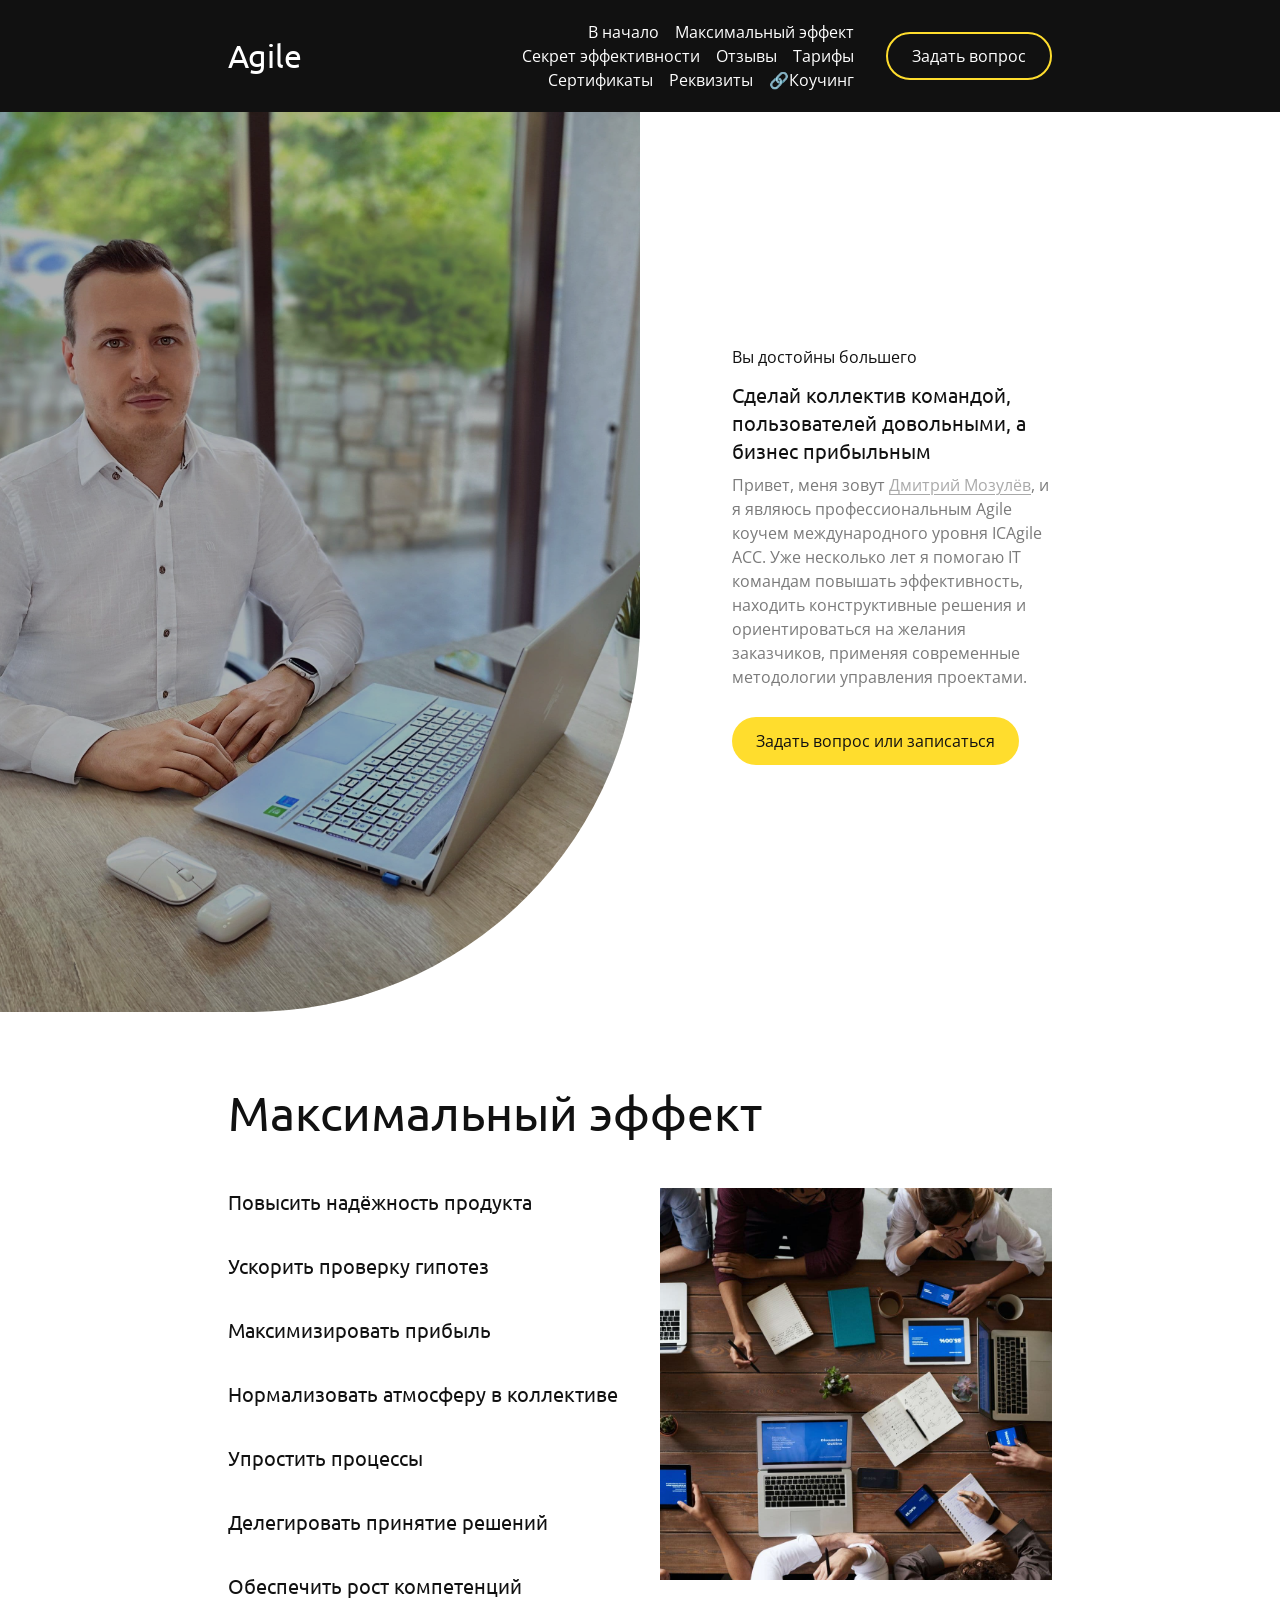
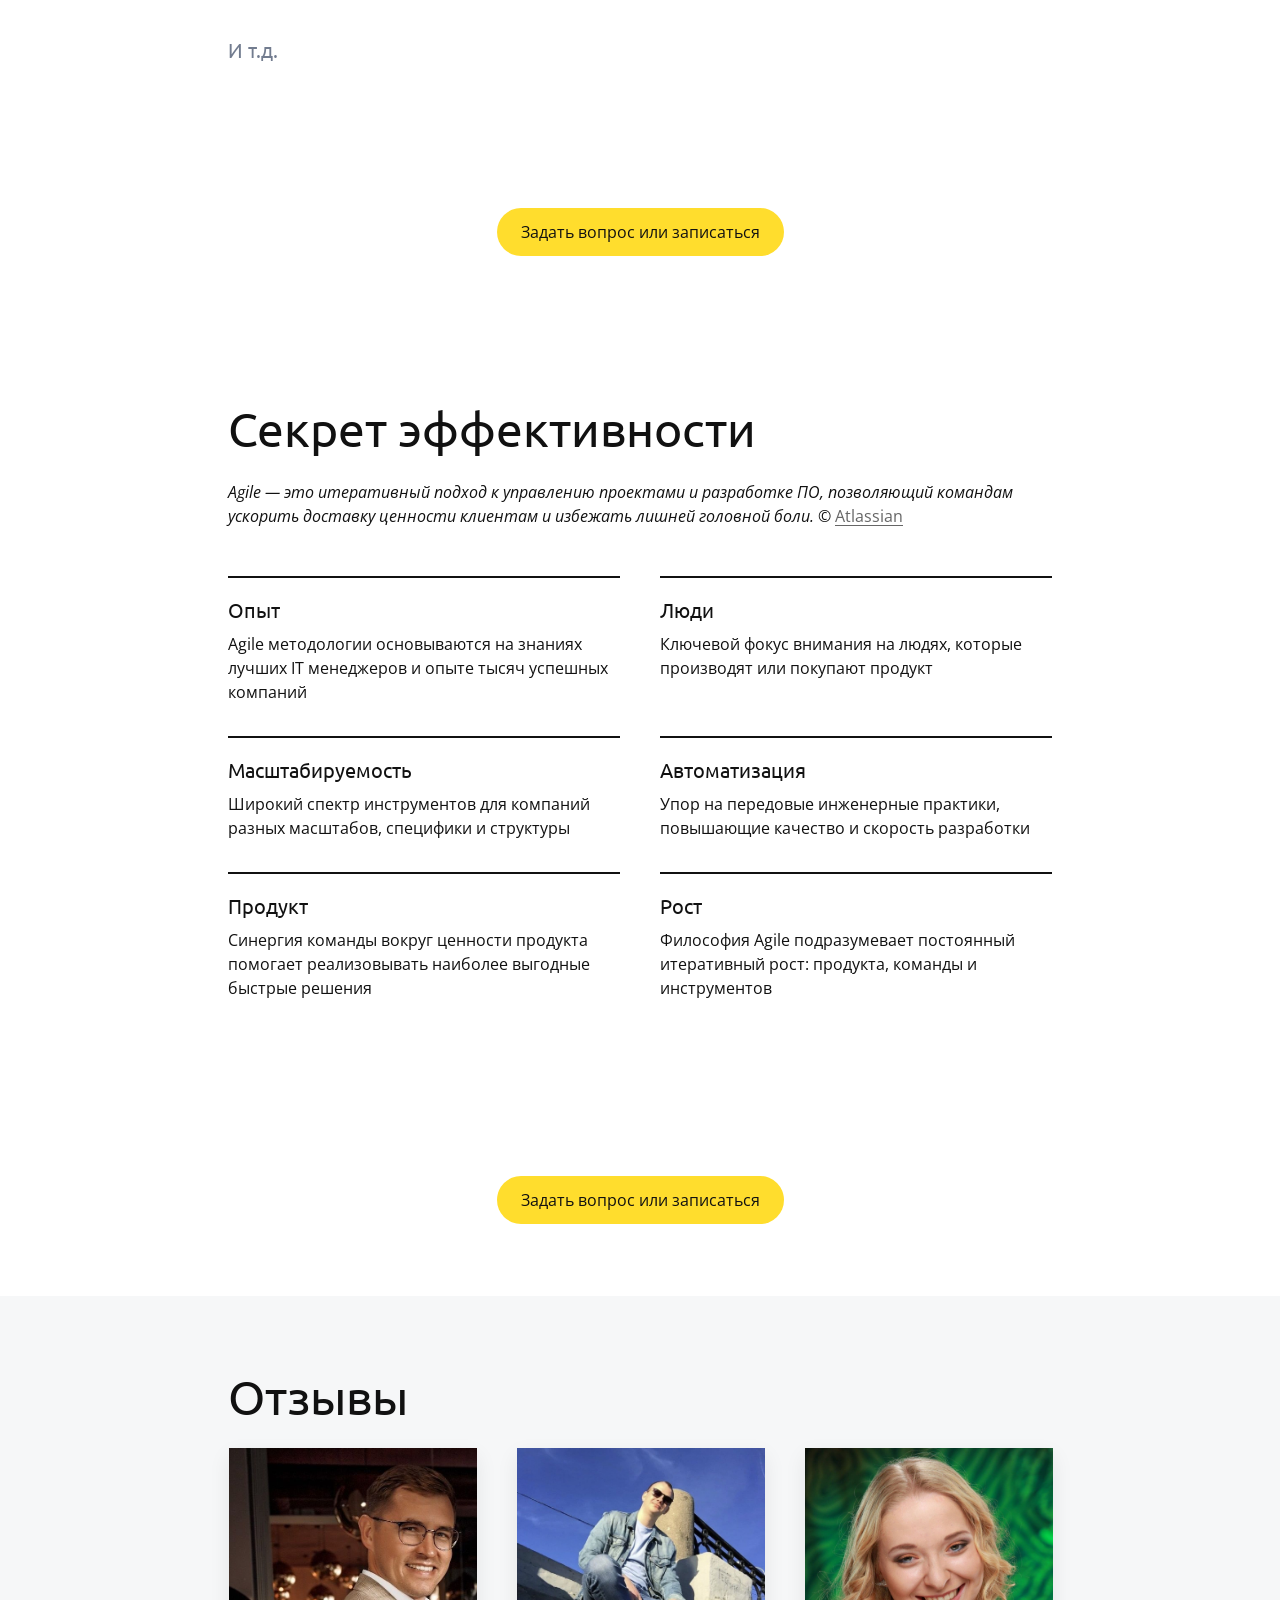
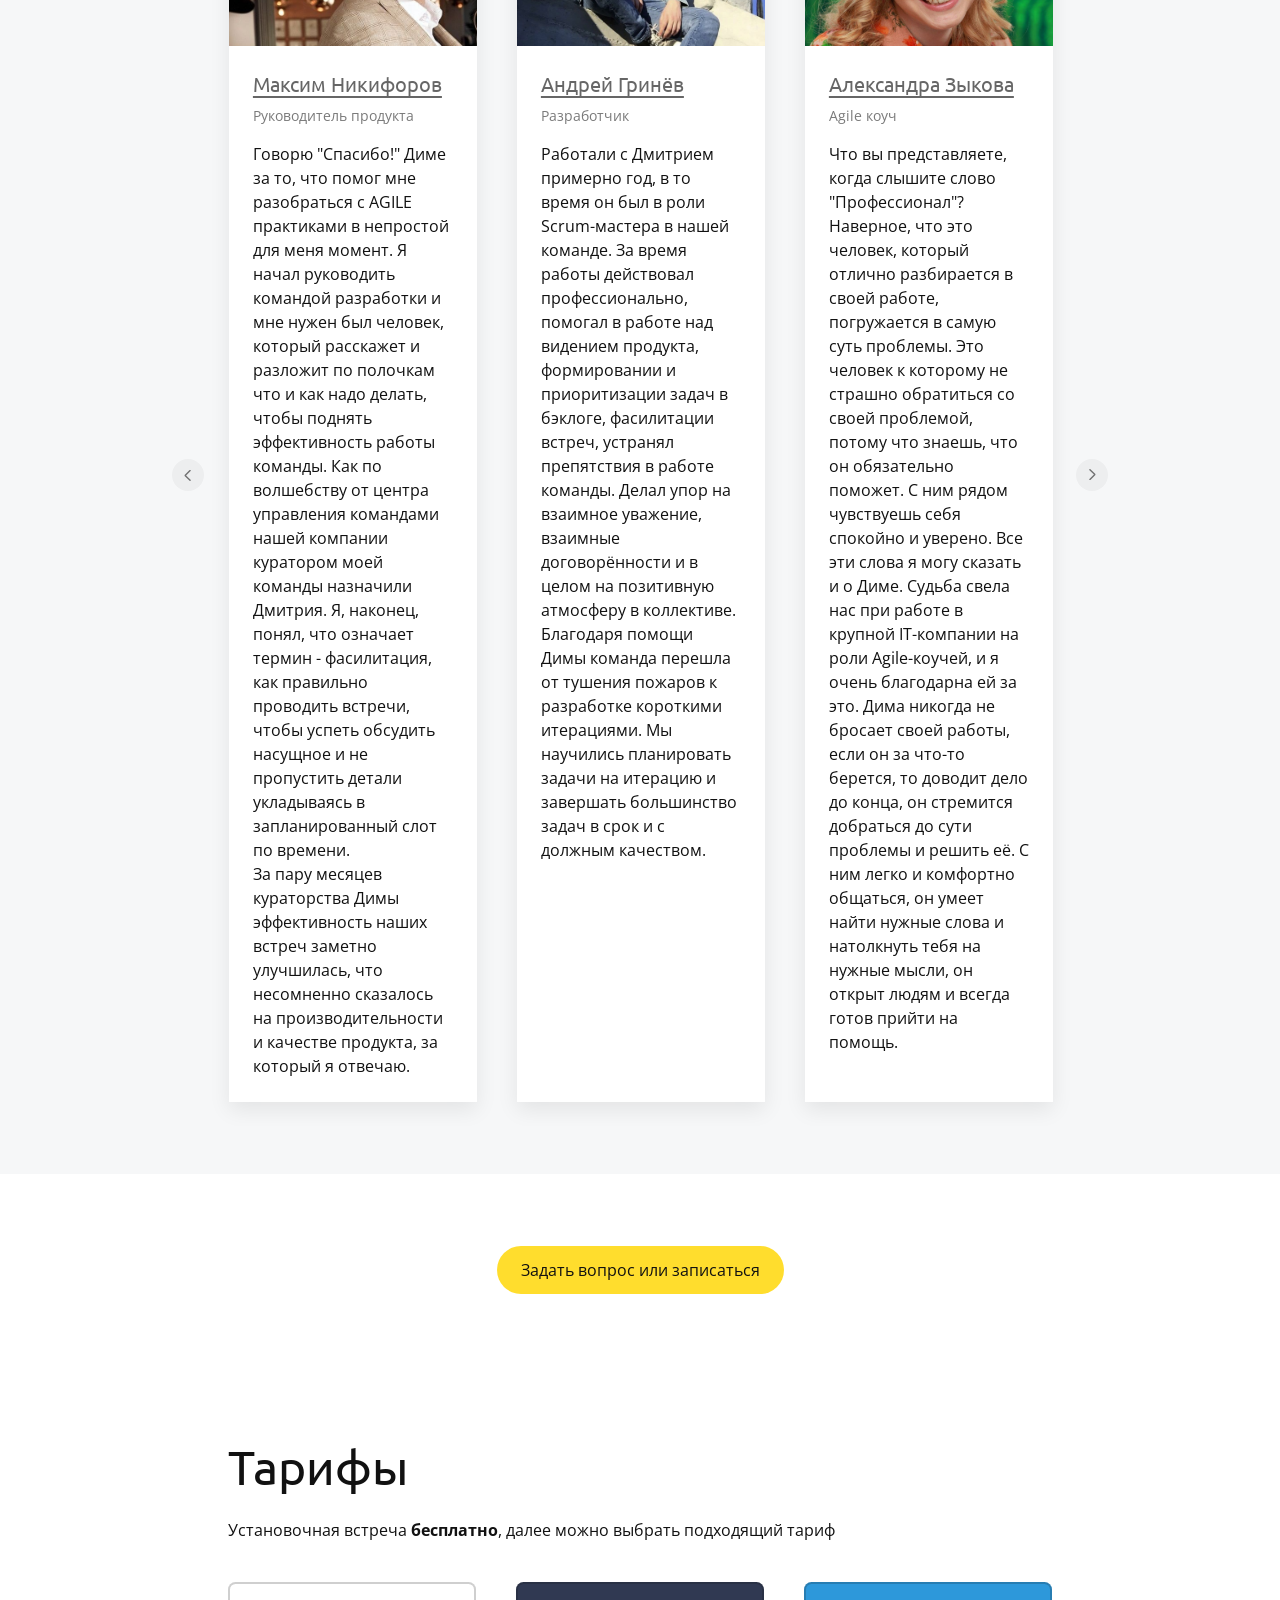
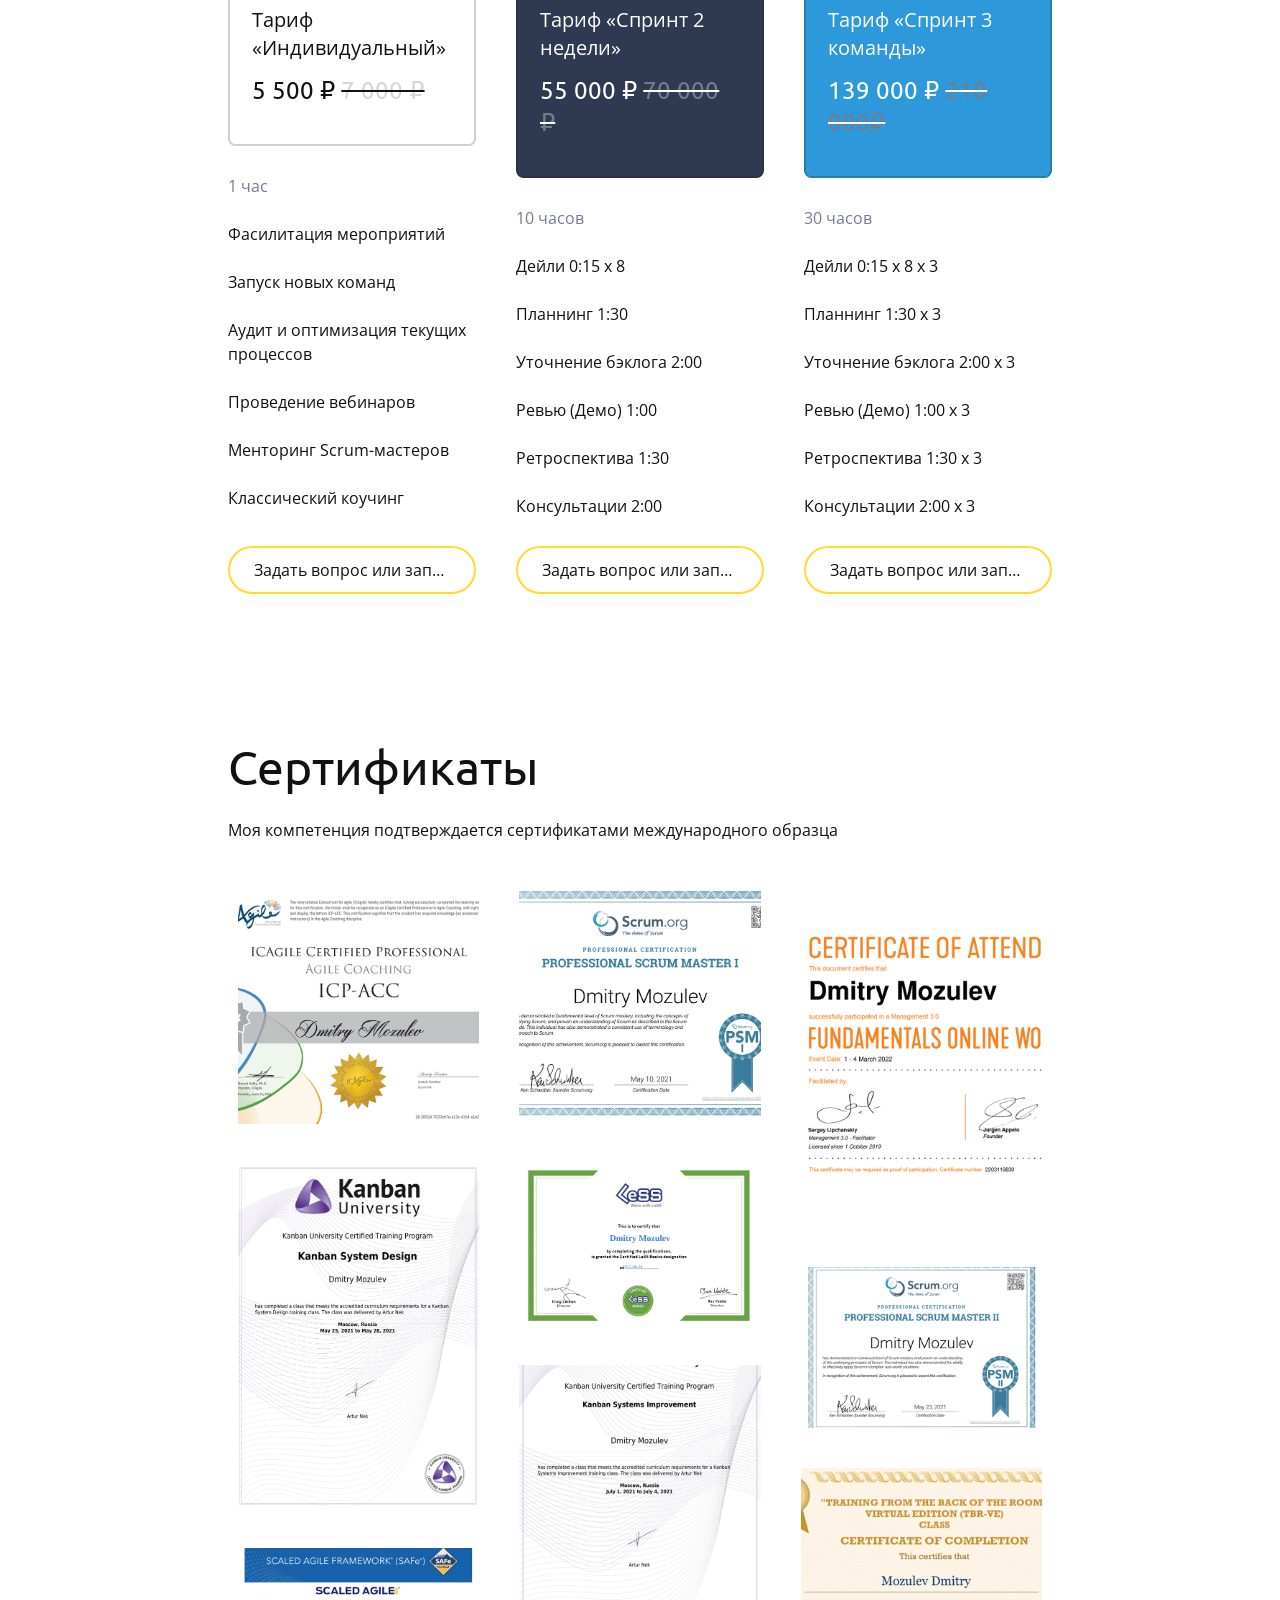
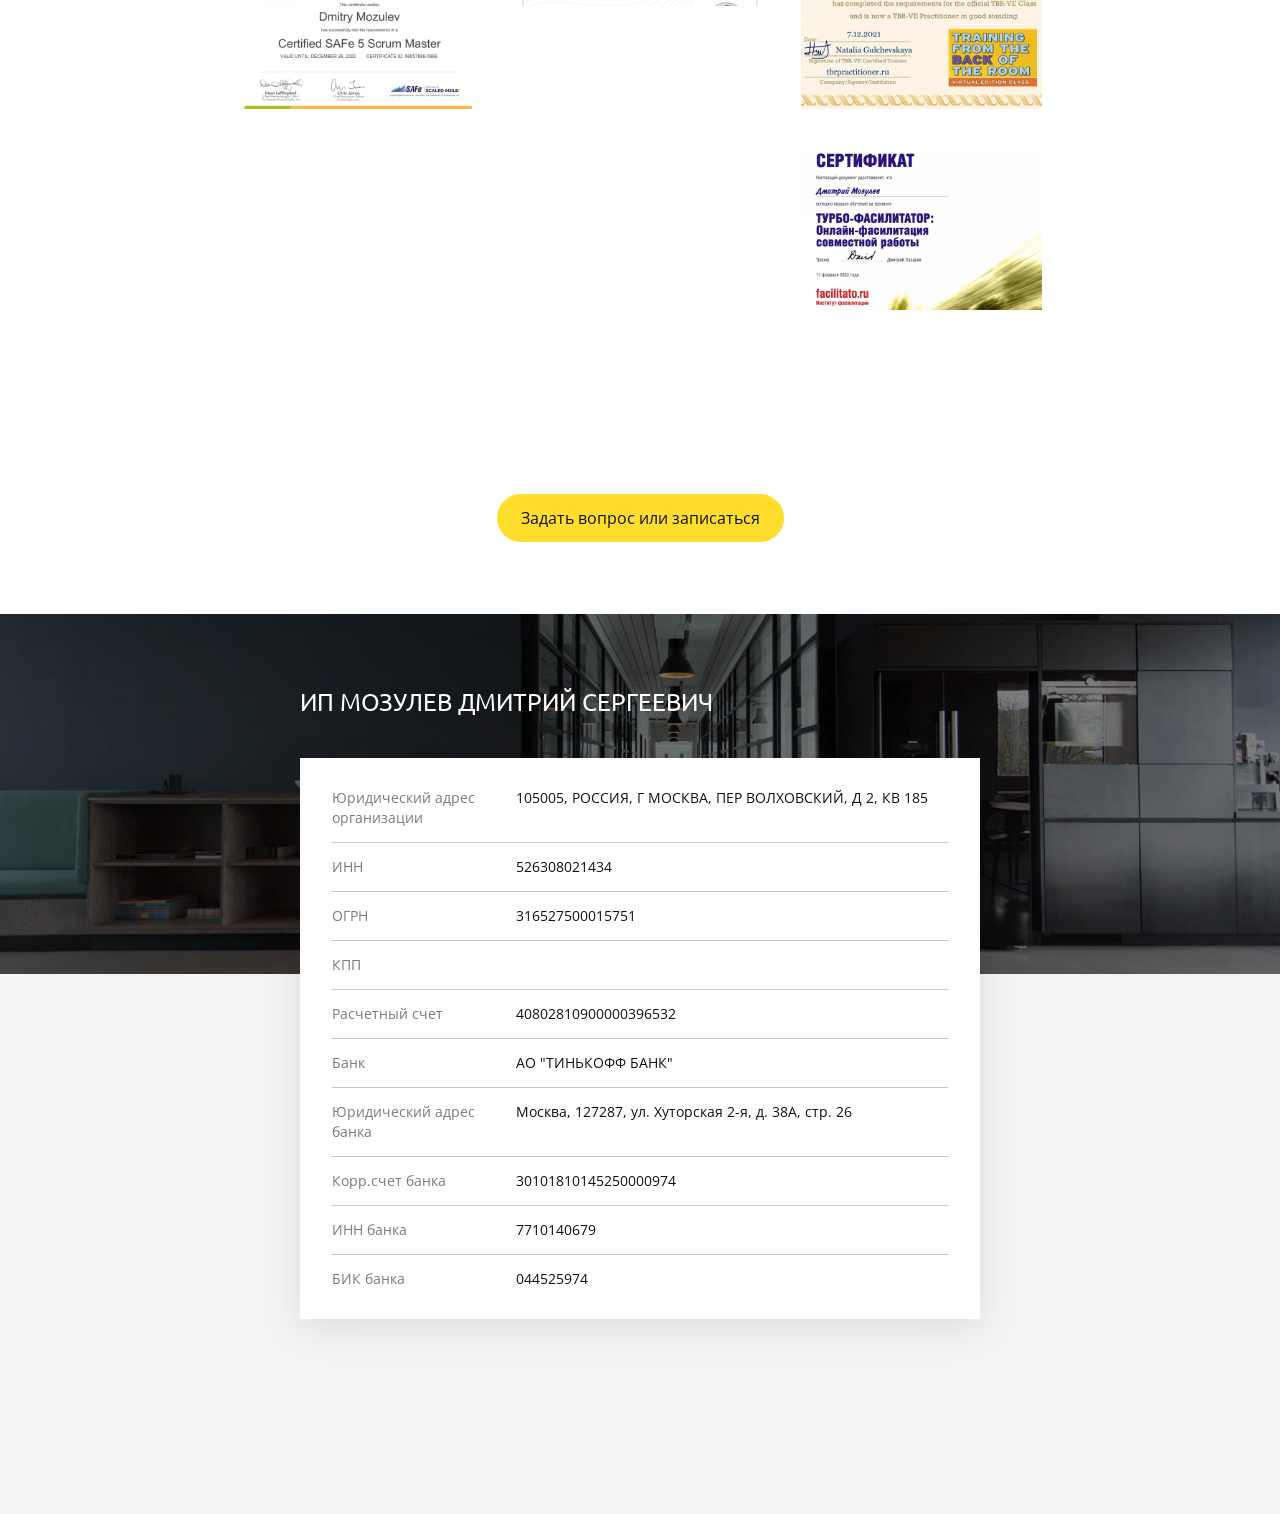
<file: agile.html>
<!DOCTYPE html>
<html lang="ru">
<head>
  <meta charset="utf-8">
  <title>Agile | Дмитрий Мозулёв</title>
  <meta name="description" content="Вы достойны большего. Сделай коллектив командой, пользователей довольными, а бизнес прибыльным. Профессиональный коуч международного уровня ICAgile ACC помогает IT командам.">
  <meta name="keywords" content="Agile, Scrum, Kanban, LeSS, SAFe, Аджайл, Эджал, Скрам, Канбан, Скрам-мастер, Scrum-мастерю, Agile коуч, гибкие методологии, производительность, команда, информационные технологии, team canvas">
  <meta name="viewport" content="width=device-width, initial-scale=1">
  <meta property="og:title" content="Agile | Дмитрий Мозулёв">
  <meta property="og:description" content="Вы достойны большего. Сделай коллектив командой, пользователей довольными, а бизнес прибыльным. Профессиональный коуч международного уровня ICAgile ACC помогает IT командам.">
  <meta property="og:image" content="https://dmitry.coach/assets/img/agile-og-image.jpg">
  <meta name="twitter:title" content="Agile | Дмитрий Мозулёв">
  <meta name="twitter:description" content="Вы достойны большего. Сделай коллектив командой, пользователей довольными, а бизнес прибыльным. Профессиональный коуч международного уровня ICAgile ACC помогает IT командам.">
  <meta name="twitter:image" content="https://dmitry.coach/assets/img/agile-og-image.jpg">
  <meta name="twitter:card" content="summary_large_image">
  <link rel="canonical" href="https://dmitry.coach/agile">
  <meta property="og:url" content="https://dmitry.coach/agile">
  <link rel="stylesheet" href="assets/css/tb/base.css">
  <link rel="stylesheet" href="assets/css/tb/styles-element.css">
  <link rel="stylesheet" href="assets/css/tb/styles-layout.css">
  <link rel="stylesheet" href="assets/css/tb/styles-lazy.css">
  <link rel="icon" type="image/png" sizes="16x16" href="assets/img/favicon-16.png">
  <link rel="icon" type="image/png" sizes="32x32" href="assets/img/favicon-32.png">
  <link rel="icon" type="image/png" sizes="120x120" href="assets/img/favicon-120.png">
  <link rel="apple-touch-icon" type="image/png" sizes="120x120" href="assets/img/favicon-120.png">
  <link rel="stylesheet" href="https://fonts.googleapis.com/css?family=Ubuntu&amp;subset=all&amp;display=swap">
  <link rel="stylesheet" href="https://fonts.googleapis.com/css?family=Open+Sans&amp;subset=all&amp;display=swap">
  <link rel="stylesheet" href="assets/css/tb/size-m.css">
  <link rel="stylesheet" href="assets/css/tb/button-arrow.css">
  <link rel="stylesheet" href="assets/css/tb/blocks/header-type-1.css">
  <link rel="stylesheet" href="assets/css/tb/blocks/main-type-5.css">
  <link rel="stylesheet" href="assets/css/tb/blocks/advantages-type-8.css">
  <link rel="stylesheet" href="assets/css/tb/blocks/call-to-action-type-1.css">
  <link rel="stylesheet" href="assets/css/tb/blocks/text-list-type-2.css">
  <link rel="stylesheet" href="assets/css/tb/blocks/reviews-type-4.css">
  <link rel="stylesheet" href="assets/css/tb/blocks/product-services-type-1.css">
  <link rel="stylesheet" href="assets/css/tb/blocks/gallery-bricks-type-1.css">
  <link rel="stylesheet" href="assets/css/tb/blocks/company-card-type-2.css">
  <link rel="stylesheet" href="assets/css/tb/blocks/script.css">
  <link rel="stylesheet" href="assets/css/tb/styles-helpers.css">
  <link rel="stylesheet" href="assets/css/site.css">
  <script src="assets/js/site.js" defer></script>
</head><body class="sb-body ubuntu__title open-sans-regular sb-content-size_m sb-buttons-border_round">
<div class="site-wrapper" tabindex="0">
<section data-type="header" id="header" class="s-header-type-1 sb-text-white"><div class="sb-background" style="background: #111111;"></div><div class="sb-container"><div class="s-header-type-1__wrapper js-wrapper s-header-type-1__wrapper_right-align-links"><div class="s-header-type-1__burger js-burger s-header-type-1__mark-links s-header-type-1__mark-button"><span class="s-header-type-1__burger-line"></span></div><h3 class="s-header-type-1__logo sb-align-left sb-font-h3 sb-font-title"><font>Agile</font></h3><div class="s-header-type-1__menu-wrapper js-menu"><nav class="s-header-type-1__menu"><div class="sb-background" style="background: #111111;"></div><ul class="s-header-type-1__link-wrapper"><li class="s-header-type-1__link-item sb-submenu-link"><a href="#kdeyphc" class="s-header-type-1__link sb-font-p3">   В начало   </a></li><li class="s-header-type-1__link-item sb-submenu-link"><a href="#advantages" class="s-header-type-1__link sb-font-p3">   Максимальный эффект   </a></li><li class="s-header-type-1__link-item sb-submenu-link"><a href="#text-list" class="s-header-type-1__link sb-font-p3">   Секрет эффективности   </a></li><li class="s-header-type-1__link-item sb-submenu-link"><a href="#reviews" class="s-header-type-1__link sb-font-p3">   Отзывы   </a></li><li class="s-header-type-1__link-item sb-submenu-link"><a href="#product-services" class="s-header-type-1__link sb-font-p3">   Тарифы   </a></li><li class="s-header-type-1__link-item sb-submenu-link"><a href="#gallery-bricks" class="s-header-type-1__link sb-font-p3">   Сертификаты   </a></li><li class="s-header-type-1__link-item sb-submenu-link"><a href="#company-card" class="s-header-type-1__link sb-font-p3">   Реквизиты   </a></li><li class="s-header-type-1__link-item sb-submenu-link"><a href="/" class="s-header-type-1__link sb-font-p3">   🔗Коучинг   </a></li></ul><a href="https://max.ru/u/f9LHodD0cOJwGaFHy4zmBI-jas6a_fPsciVv-Z_G8KiXcXUe42WsiBpEE0Q" target="_blank" rel="noopener" class="s-header-type-1__button sb-button-secondary sb-button-type_bordered" style="border-color: #FFDD2D;">Задать вопрос</a></nav></div><a href="https://max.ru/u/f9LHodD0cOJwGaFHy4zmBI-jas6a_fPsciVv-Z_G8KiXcXUe42WsiBpEE0Q" target="_blank" rel="noopener" class="s-header-type-1__button s-header-type-1__button_tablet-visible sb-button-secondary sb-button-type_bordered" style="border-color: #FFDD2D;">Задать вопрос</a></div></div></section>
<section data-type="main" id="kdeyphc" class="s-main-type-5 sb-block sb-block_fullscreen s-main-type-5_right sb-text-dark"><div class="sb-background sb-background_clear s-main-type-5__content-background" style="background: #ffffff;"></div><div class="s-main-type-5__additional"><div class="s-main-type-5__additional-wrapper"><div class="sb-background-image sb-background sb-background_clear s-main-type-5__background" style="background-image: url(assets/img/agile-hero.jpg);"><div class="sb-background-overlay" style="opacity: 0.3"></div></div></div></div><div class="sb-container s-main-type-5__container sb-m-2-top sb-m-1-bottom"><div class="sb-row sb-row_center"><div class="sb-col_lg-5 sb-col_md-5 sb-col_sm-12 sb-col_xs-12 sb-m-clear-bottom sb-col-offset_lg-7 sb-col-offset_md-7"><div class="sb-m-22-bottom sb-text-opacity sb-font-p3"><font style="color: #111111;">Вы достойны большего</font></div><h5 class="sb-align-left sb-font-h5 sb-font-title sb-m-21-bottom">Сделай коллектив командой, пользователей довольными, а бизнес прибыльным</h5><div class="sb-m-8-bottom sb-text-opacity sb-align-start sb-font-p3">Привет, меня зовут <a href="https://vk.com/powerdmitry" target="_blank" class="sb-link" data-link-id="0">Дмитрий Мозулёв</a>, и я являюсь профессиональным Agile коучем международного уровня ICAgile ACC. Уже несколько лет я помогаю IT командам повышать эффективность, находить конструктивные решения и ориентироваться на желания заказчиков, применяя современные методологии управления проектами.<br></div><div class="s-main-type-5__buttons"><a href="https://max.ru/u/f9LHodD0cOJwGaFHy4zmBI-jas6a_fPsciVv-Z_G8KiXcXUe42WsiBpEE0Q" target="_blank" rel="noopener" class="s-main-type-5__button sb-button-primary sb-m-19-bottom sb-button-scheme-dark" style="background-color: #FFDD2D;">Задать вопрос или записаться</a></div></div></div></div></section>
<section data-type="advantages" id="advantages" class="s-advantages-type-8 sb-text-dark sb-padding-top_l sb-padding-bottom_l"><div class="sb-background" style="background: #fff;"></div><div class="sb-container sb-m-clear-bottom"><div class="sb-row sb-m-3-bottom"><div class="sb-col_lg-10 sb-col_md-12 sb-col_sm-12 sb-col_xs-12"><h2 class="sb-font-h2 sb-font-title">Максимальный эффект</h2></div></div><div class="sb-row"><div class="s-advantages-type-8__image-column sb-col_lg-6 sb-col_md-6 sb-col_sm-12 sb-col_xs-12 sb-m-3-bottom"><div class="s-advantages-type-8__image-wrapper"><div class="sb-image-square"><img class="sb-image-crop sb-image-crop_loaded lazy" src="assets/img/agile-advantages.jpg" alt="Максимальный эффект"></div></div></div><div class="sb-col_sm-12 sb-col_xs-12 sb-m-clear-top sb-col_lg-6 sb-col_md-6"><div class="s-advantages-type-8__item sb-m-6-top sb-m-clear-bottom sb-m-clear-top"><div class="s-advantages-type-8__text-wrapper sb-m-clear-bottom"><h5 class="sb-font-h5 sb-font-title sb-m-21-bottom">Повысить надёжность продукта</h5></div></div><div class="s-advantages-type-8__item sb-m-6-top sb-m-clear-bottom sb-m-clear-top"><div class="s-advantages-type-8__text-wrapper sb-m-clear-bottom"><h5 class="sb-font-h5 sb-font-title sb-m-21-bottom">Ускорить проверку гипотез</h5></div></div><div class="s-advantages-type-8__item sb-m-6-top sb-m-clear-bottom sb-m-clear-top"><div class="s-advantages-type-8__text-wrapper sb-m-clear-bottom"><h5 class="sb-font-h5 sb-font-title sb-m-21-bottom">Максимизировать прибыль</h5></div></div><div class="s-advantages-type-8__item sb-m-6-top sb-m-clear-bottom sb-m-clear-top"><div class="s-advantages-type-8__text-wrapper sb-m-clear-bottom"><h5 class="sb-font-h5 sb-font-title sb-m-21-bottom">Нормализовать атмосферу в коллективе</h5></div></div><div class="s-advantages-type-8__item sb-m-6-top sb-m-clear-bottom sb-m-clear-top"><div class="s-advantages-type-8__text-wrapper sb-m-clear-bottom"><h5 class="sb-font-h5 sb-font-title sb-m-21-bottom">Упростить процессы</h5></div></div><div class="s-advantages-type-8__item sb-m-6-top sb-m-clear-bottom sb-m-clear-top"><div class="s-advantages-type-8__text-wrapper sb-m-clear-bottom"><h5 class="sb-font-h5 sb-font-title sb-m-21-bottom">Делегировать принятие решений</h5></div></div><div class="s-advantages-type-8__item sb-m-6-top sb-m-clear-bottom sb-m-clear-top"><div class="s-advantages-type-8__text-wrapper sb-m-clear-bottom"><h5 class="sb-font-h5 sb-font-title sb-m-21-bottom">Обеспечить рост компетенций</h5></div></div><div class="s-advantages-type-8__item sb-m-6-top sb-m-clear-bottom sb-m-clear-top"><div class="s-advantages-type-8__text-wrapper sb-m-clear-bottom"><h5 class="sb-font-h5 sb-font-title sb-m-21-bottom"><font style="color: #727c8f;">И т.д.</font></h5></div></div></div></div></div></section>
<section data-type="call-to-action" id="call-to-action" class="s-call-to-action-type-1 sb-text-dark sb-align-center sb-padding-top_l sb-padding-bottom_l"><div class="sb-background" style="background: #ffffff;"></div><div class="sb-container sb-m-clear-bottom"><div class="s-call-to-action-type-1__buttons sb-m-clear-bottom"><a href="https://max.ru/u/f9LHodD0cOJwGaFHy4zmBI-jas6a_fPsciVv-Z_G8KiXcXUe42WsiBpEE0Q" target="_blank" rel="noopener" class="sb-button-primary sb-button-primary_white s-call-to-action-type-1__button sb-m-20-bottom sb-button-scheme-dark" style="background-color: #FFDD2D;">Задать вопрос или записаться</a></div></div></section>
<section data-type="text-list" id="text-list" class="s-text-list-type-2 sb-text-dark sb-padding-top_l sb-padding-bottom_l"><div class="sb-background" style="background: #fff;"></div><div class="sb-container"><div class="sb-row sb-m-clear-top"><h2 class="sb-col_lg-10 sb-col_md-12 sb-col_sm-12 sb-col_xs-12 sb-align-left sb-font-h2 sb-font-title sb-m-12-bottom">Секрет эффективности</h2><div class="sb-col_lg-10 sb-col_md-12 sb-col_sm-12 sb-col_xs-12 sb-font-p3 sb-align-start"><i>Agile — это итеративный подход к управлению проектами и разработке ПО, позволяющий командам ускорить доставку ценности клиентам и избежать лишней головной боли.</i> © <a href="https://www.atlassian.com/ru/agile" target="_blank" class="sb-link" data-link-id="0">Atlassian</a></div><div class="sb-col_lg-12 sb-col_md-12 sb-col_sm-12 sb-col_xs-12 sb-m-3-top"><div class="sb-row"><div class="sb-col_lg-4 sb-col_md-6 sb-col_sm-6 sb-col_xs-12"><div class="s-text-list-type-2__item sb-m-clear-bottom"><h3 class="sb-font-title sb-font-h5 sb-m-21-bottom">Опыт</h3><div class="sb-font-p3">Agile методологии основываются на знаниях лучших IT менеджеров и опыте тысяч успешных компаний</div></div></div><div class="sb-col_lg-4 sb-col_md-6 sb-col_sm-6 sb-col_xs-12"><div class="s-text-list-type-2__item sb-m-clear-bottom"><h3 class="sb-font-title sb-font-h5 sb-m-21-bottom">Люди</h3><div class="sb-font-p3">Ключевой фокус внимания на людях, которые производят или покупают продукт</div></div></div><div class="sb-col_lg-4 sb-col_md-6 sb-col_sm-6 sb-col_xs-12"><div class="s-text-list-type-2__item sb-m-clear-bottom"><h3 class="sb-font-title sb-font-h5 sb-m-21-bottom">Масштабируемость</h3><div class="sb-font-p3">Широкий спектр инструментов для компаний разных масштабов, специфики и структуры</div></div></div><div class="sb-col_lg-4 sb-col_md-6 sb-col_sm-6 sb-col_xs-12"><div class="s-text-list-type-2__item sb-m-clear-bottom"><h3 class="sb-font-title sb-font-h5 sb-m-21-bottom">Автоматизация</h3><div class="sb-font-p3">Упор на передовые инженерные практики, повышающие качество и скорость разработки</div></div></div><div class="sb-col_lg-4 sb-col_md-6 sb-col_sm-6 sb-col_xs-12"><div class="s-text-list-type-2__item sb-m-clear-bottom"><h3 class="sb-font-title sb-font-h5 sb-m-21-bottom">Продукт</h3><div class="sb-font-p3">Синергия команды вокруг ценности продукта помогает реализовывать наиболее выгодные быстрые решения</div></div></div><div class="sb-col_lg-4 sb-col_md-6 sb-col_sm-6 sb-col_xs-12"><div class="s-text-list-type-2__item sb-m-clear-bottom"><h3 class="sb-font-title sb-font-h5 sb-m-21-bottom">Рост</h3><div class="sb-font-p3">Философия Agile подразумевает постоянный итеративный рост: продукта, команды и инструментов</div></div></div></div></div></div></div></section>
<section data-type="call-to-action" id="call-to-action-2" class="s-call-to-action-type-1 sb-text-dark sb-align-center sb-padding-top_l sb-padding-bottom_l"><div class="sb-background" style="background: #ffffff;"></div><div class="sb-container sb-m-clear-bottom"><div class="s-call-to-action-type-1__buttons sb-m-clear-bottom"><a href="https://max.ru/u/f9LHodD0cOJwGaFHy4zmBI-jas6a_fPsciVv-Z_G8KiXcXUe42WsiBpEE0Q" target="_blank" rel="noopener" class="sb-button-primary sb-button-primary_white s-call-to-action-type-1__button sb-m-20-bottom sb-button-scheme-dark" style="background-color: #FFDD2D;">Задать вопрос или записаться</a></div></div></section>
<section data-type="reviews" id="reviews" class="s-reviews-type-4 s-reviews-type-4_shadow sb-text-dark sb-padding-top_l sb-padding-bottom_l"><div class="sb-background" style="background: #F6F7F8;"></div><div class="sb-container"><div class="sb-row sb-m-clear-bottom"><h2 class="sb-col_lg-10 sb-col_md-12 sb-col_sm-12 sb-col_xs-12 sb-font-h2 sb-font-title sb-m-12-bottom">Отзывы</h2><div class="sb-col_12 s-reviews-type-4__slider-wrapper"><div class="s-reviews-type-4__slider"><div class="s-reviews-type-4__arrow s-reviews-type-4__arrow_previous pointer-events-auto js-arrow_previous"><button class="button-arrow button-arrow_previous" aria-label="Вернуться на предыдущий элемент"><svg viewbox="0 0 12 13" class="button-arrow-icon" width="12" height="13" viewBox="0 0 12 13" fill="none" xmlns="http://www.w3.org/2000/svg"><path fill-rule="evenodd" clip-rule="evenodd" d="M2.58225 6.20351C2.3685 6.41726 2.25 6.69851 2.25 6.99851C2.25 7.30076 2.3685 7.58351 2.58225 7.79501L7.707 12.7803C8.00325 13.0728 8.48175 13.0728 8.778 12.7803C9.07425 12.4878 9.07425 12.0123 8.778 11.7205L3.921 6.99851L8.778 2.27801C9.07425 1.98551 9.07425 1.51001 8.778 1.21676C8.48175 0.924258 8.00325 0.924259 7.707 1.21826L2.58225 6.20276L2.58225 6.20351Z" fill="currentColor" /></svg></button></div><div class="s-reviews-type-4__arrow s-reviews-type-4__arrow_next pointer-events-auto js-arrow_next"><button class="button-arrow button-arrow_next" aria-label="Перейти к следующему элементу"><svg viewbox="0 0 12 13" class="button-arrow-icon" width="12" height="13" viewBox="0 0 12 13" fill="none" xmlns="http://www.w3.org/2000/svg"><path fill-rule="evenodd" clip-rule="evenodd" d="M2.58225 6.20351C2.3685 6.41726 2.25 6.69851 2.25 6.99851C2.25 7.30076 2.3685 7.58351 2.58225 7.79501L7.707 12.7803C8.00325 13.0728 8.48175 13.0728 8.778 12.7803C9.07425 12.4878 9.07425 12.0123 8.778 11.7205L3.921 6.99851L8.778 2.27801C9.07425 1.98551 9.07425 1.51001 8.778 1.21676C8.48175 0.924258 8.00325 0.924259 7.707 1.21826L2.58225 6.20276L2.58225 6.20351Z" fill="currentColor" /></svg></button></div><div class="s-reviews-type-4__list-container"><div class="s-reviews-type-4__list-wrapper js-list-wrapper"><ul class="s-reviews-type-4__list js-list"><li class="s-reviews-type-4__slide sb-col_lg-4 sb-col_md-4 sb-col_sm-6 sb-col_xs-12 js-slide"><div class="s-reviews-type-4__column sb-element-wrapper-editor sb-m-clear-bottom sb-text-dark"><div class="sb-background s-reviews-type-4__background" style="background: #ffffff;"></div><div class="s-reviews-type-4__image-wrapper sb-image-rectangle-horizontal"><a href="https://www.facebook.com/mv.nikiforov" target="_blank"><img class="sb-image-crop sb-image-crop_loaded lazy" src="assets/img/review-maksim-nikiforov.jpg" alt="Изображение"></a></div><div class="s-reviews-type-4__text sb-m-clear-bottom"><h5 class="sb-align-left sb-font-h5 sb-font-title sb-m-21-bottom"><a href="https://www.facebook.com/mv.nikiforov" target="_blank" class="sb-link" data-link-id="0">Максим Никифоров</a></h5><div class="sb-m-17-bottom sb-text-opacity sb-align-left sb-font-p4">Руководитель продукта</div><div class="sb-align-left sb-font-p3">Говорю "Спасибо!" Диме за то, что помог мне разобраться с AGILE практиками в непростой для меня момент. Я начал руководить командой разработки и мне нужен был человек, который расскажет и разложит по полочкам что и как надо делать, чтобы поднять эффективность работы команды. Как по волшебству от центра управления командами нашей компании куратором моей команды назначили Дмитрия. Я, наконец, понял, что означает термин - фасилитация, как правильно проводить встречи, чтобы успеть обсудить насущное и не пропустить детали укладываясь в запланированный слот по времени.<br>За пару месяцев кураторства Димы эффективность наших встреч заметно улучшилась, что несомненно сказалось на производительности и качестве продукта, за который я отвечаю.</div></div></div></li><li class="s-reviews-type-4__slide sb-col_lg-4 sb-col_md-4 sb-col_sm-6 sb-col_xs-12 js-slide"><div class="s-reviews-type-4__column sb-element-wrapper-editor sb-m-clear-bottom sb-text-dark"><div class="sb-background s-reviews-type-4__background" style="background: #ffffff;"></div><div class="s-reviews-type-4__image-wrapper sb-image-rectangle-horizontal"><a href="https://instagram.com/grinevandrew" target="_blank"><img class="sb-image-crop sb-image-crop_loaded lazy" src="assets/img/review-andrey-grinev.jpg" alt="Изображение"></a></div><div class="s-reviews-type-4__text sb-m-clear-bottom"><h5 class="sb-align-left sb-font-h5 sb-font-title sb-m-21-bottom"><a href="https://instagram.com/grinevandrew" target="_blank" class="sb-link" data-link-id="0">Андрей Гринёв</a></h5><div class="sb-m-17-bottom sb-text-opacity sb-align-left sb-font-p4">Разработчик</div><div class="sb-align-left sb-font-p3">Работали с Дмитрием примерно год, в то время он был в роли Scrum-мастера в нашей команде. За время работы действовал профессионально, помогал в работе над видением продукта, формировании и приоритизации задач в бэклоге, фасилитации встреч, устранял препятствия в работе команды. Делал упор на взаимное уважение, взаимные договорённости и в целом на позитивную атмосферу в коллективе. Благодаря помощи Димы команда перешла от тушения пожаров к разработке короткими итерациями. Мы научились планировать задачи на итерацию и завершать большинство задач в срок и с должным качеством. </div></div></div></li><li class="s-reviews-type-4__slide sb-col_lg-4 sb-col_md-4 sb-col_sm-6 sb-col_xs-12 js-slide"><div class="s-reviews-type-4__column sb-element-wrapper-editor sb-m-clear-bottom sb-text-dark"><div class="sb-background s-reviews-type-4__background" style="background: #ffffff;"></div><div class="s-reviews-type-4__image-wrapper sb-image-rectangle-horizontal"><a href="https://vk.com/alexzykova" target="_blank"><img class="sb-image-crop sb-image-crop_loaded lazy" src="assets/img/review-aleksandra-zykova.jpg" alt="Изображение"></a></div><div class="s-reviews-type-4__text sb-m-clear-bottom"><h5 class="sb-align-left sb-font-h5 sb-font-title sb-m-21-bottom"><a href="https://vk.com/alexzykova" target="_blank" class="sb-link" data-link-id="0">Александра Зыкова</a></h5><div class="sb-m-17-bottom sb-text-opacity sb-align-left sb-font-p4">Agile коуч</div><div class="sb-align-left sb-font-p3">Что вы представляете, когда слышите слово "Профессионал"? Наверное, что это человек, который отлично разбирается в своей работе, погружается в самую суть проблемы. Это человек к которому не страшно обратиться со своей проблемой, потому что знаешь, что он обязательно поможет. С ним рядом чувствуешь себя спокойно и уверено. Все эти слова я могу сказать и о Диме. Судьба свела нас при работе в крупной IT-компании на роли Agile-коучей, и я очень благодарна ей за это. Дима никогда не бросает своей работы, если он за что-то берется, то доводит дело до конца, он стремится добраться до сути проблемы и решить её. С ним легко и комфортно общаться, он умеет найти нужные слова и натолкнуть тебя на нужные мысли, он открыт людям и всегда готов прийти на помощь. </div></div></div></li><li class="s-reviews-type-4__slide sb-col_lg-4 sb-col_md-4 sb-col_sm-6 sb-col_xs-12 js-slide"><div class="s-reviews-type-4__column sb-element-wrapper-editor sb-m-clear-bottom sb-text-dark"><div class="sb-background s-reviews-type-4__background" style="background: #ffffff;"></div><div class="s-reviews-type-4__image-wrapper sb-image-rectangle-horizontal"><a href="https://vk.com/id460811905" target="_blank"><img class="sb-image-crop sb-image-crop_loaded lazy" src="assets/img/review-leonid-rubinov.jpg" alt="Изображение"></a></div><div class="s-reviews-type-4__text sb-m-clear-bottom"><h5 class="sb-align-left sb-font-h5 sb-font-title sb-m-21-bottom"><a href="https://vk.com/id460811905" target="_blank" class="sb-link" data-link-id="0">Леонид Рубинов</a></h5><div class="sb-m-17-bottom sb-text-opacity sb-align-left sb-font-p4">Начинающий Scrum-мастер</div><div class="sb-align-left sb-font-p3">Дима – крут! Потому, что бесстрашно задает вопросы и готов сам отвечать на любые! Он – ищущий, неравнодушный, полон доброты. Открыт к коллегам. Видит в Agile – миссию. Абсолютно ориентирован на помощь людям и коллегам. Исповедует принцип «скрам-мастер - часть команды, а не внешний фактор». Еще Дима – любопытный, что подкупает! </div></div></div></li><li class="s-reviews-type-4__slide sb-col_lg-4 sb-col_md-4 sb-col_sm-6 sb-col_xs-12 js-slide"><div class="s-reviews-type-4__column sb-element-wrapper-editor sb-m-clear-bottom sb-text-dark"><div class="sb-background s-reviews-type-4__background" style="background: #ffffff;"></div><div class="s-reviews-type-4__image-wrapper sb-image-rectangle-horizontal"><a href="https://vk.com/my_coach_julia" target="_blank"><img class="sb-image-crop sb-image-crop_loaded lazy" src="assets/img/review-yuliya-egorova.jpg" alt="Изображение"></a></div><div class="s-reviews-type-4__text sb-m-clear-bottom"><h5 class="sb-align-left sb-font-h5 sb-font-title sb-m-21-bottom"><a href="https://vk.com/my_coach_julia" target="_blank" class="sb-link" data-link-id="0">Юлия Егорова</a></h5><div class="sb-m-17-bottom sb-text-opacity sb-align-left sb-font-p4">Коуч</div><div class="sb-align-left sb-font-p3">Дима привет, посетила твой вебинар по Agile, было классно и интересно узнать откуда появился Agile. Появилось понимание основных принципов, и как это все применяется в рабочих процессах. Мне понравилась атмосфера, как ты работаешь с аудиторией, и держишь структуру изложения материала. Для меня, как для коуча важно было понять, как коучинговый подход может реализовываться через Agile, и понимание пришло после проработки основных принципов на твоем вебинаре. </div></div></div></li><li class="s-reviews-type-4__slide sb-col_lg-4 sb-col_md-4 sb-col_sm-6 sb-col_xs-12 js-slide"><div class="s-reviews-type-4__column sb-element-wrapper-editor sb-m-clear-bottom sb-text-dark"><div class="sb-background s-reviews-type-4__background" style="background: #ffffff;"></div><div class="s-reviews-type-4__image-wrapper sb-image-rectangle-horizontal"><img class="sb-image-crop sb-image-crop_loaded lazy" src="assets/img/review-margarita.jpg" alt="Изображение"></div><div class="s-reviews-type-4__text sb-m-clear-bottom"><h5 class="sb-align-left sb-font-h5 sb-font-title sb-m-21-bottom">Маргарита</h5><div class="sb-m-17-bottom sb-text-opacity sb-align-left sb-font-p4">Владелец продукта</div><div class="sb-align-left sb-font-p3">Благодарю Дмитрия за возможность взглянуть на рабочие процессы под другим углом и умение искать решение проблем с помощью Agile-практик. За время совместной работы мы выпустили несколько крупных проектов и это, в том числе, благодаря его помощи. Он всегда подчеркивал важность следования принципам Agile, а также учил нас проявлять гибкость в управлении потоком задач и релизном процессе. Знаю Дмитрия, как человека всегда стремящегося к развитию. Он действительно уверен в силе Agile. Уверен, что благодаря этим практикам возможно значительно повысить эффективность проектных задач и не только. Думаю, вера в то, чему обучаешь  - это главное, что необходимо для успешного коучинга.</div></div></div></li></ul></div></div><div class="s-reviews-type-4__dots sb-dots"><ul class="sb-dots__dots-wrapper js-dots"></ul></div></div></div></div></div></section>
<section data-type="call-to-action" id="call-to-action-4" class="s-call-to-action-type-1 sb-text-dark sb-align-center sb-padding-top_l sb-padding-bottom_l"><div class="sb-background" style="background: #ffffff;"></div><div class="sb-container sb-m-clear-bottom"><div class="s-call-to-action-type-1__buttons sb-m-clear-bottom"><a href="https://max.ru/u/f9LHodD0cOJwGaFHy4zmBI-jas6a_fPsciVv-Z_G8KiXcXUe42WsiBpEE0Q" target="_blank" rel="noopener" class="sb-button-primary sb-button-primary_white s-call-to-action-type-1__button sb-m-20-bottom sb-button-scheme-dark" style="background-color: #FFDD2D;">Задать вопрос или записаться</a></div></div></section>
<section data-type="product-services" data-subtype="type-1" id="product-services" class="s-product-services-type-1 sb-text-dark sb-padding-top_l sb-padding-bottom_l"><div class="sb-background" style="background: #FFFFFF;"></div><div class="sb-container"><div class="sb-row sb-m-5-bottom sb-m-clear-bottom"><h2 class="sb-col_lg-10 sb-col_md-12 sb-col_sm-12 sb-col_xs-12 sb-font-h2 sb-font-title sb-m-12-bottom">Тарифы</h2><div class="sb-col_lg-10 sb-col_md-12 sb-col_sm-12 sb-col_xs-12 sb-align-left sb-font-p3">Установочная встреча <b>бесплатно</b>, далее можно выбрать подходящий тариф</div></div><div class="sb-row sb-m-5-top-minus"><div class="sb-m-5-top sb-col_sm-6 sb-col_xs-12 sb-col_lg-4 sb-col_md-4"><div class="s-product-services-type-1__card-wrapper sb-m-clear-bottom"><div class="s-product-services-type-1__card sb-m-8-bottom sb-m-clear-bottom sb-text-dark"><div class="sb-background sb-background_clear s-product-services-type-1__card-background" style="background: #FFFFFF;"></div><div class="s-product-services-type-1__title sb-m-20-bottom sb-pre-wrap sb-skeleton__title sb-font-p2" data-goods-field="title">Тариф «Индивидуальный»</div><h4 class="s-product-services-type-1__price sb-skeleton__price sb-align-left sb-font-h4 sb-font-title" data-goods-field="priceFull">5 500 ₽ <strike><font style="color: #d7d7d7;">7 000 ₽</font></strike></h4></div><div class="s-product-services-type-1__description sb-pre-wrap sb-skeleton__text sb-m-8-bottom sb-font-p3" data-goods-field="description"><font style="color: rgb(114, 124, 143); user-select: auto;">1 час</font>&#160;<div style="user-select: auto;"><br style="user-select: auto;"><div style="user-select: auto;">Фасилитация мероприятий&#160;</div><div style="user-select: auto;"><br style="user-select: auto;"></div><div style="user-select: auto;"><font style="user-select: auto;">Запуск новых команд</font></div><div style="user-select: auto;"><font style="user-select: auto;"><br style="user-select: auto;"></font></div><div style="user-select: auto;"><font style="user-select: auto;">Аудит и оптимизация текущих процессов&#160;</font></div><div style="user-select: auto;"><font style="user-select: auto;"><br style="user-select: auto;"></font></div><div style="user-select: auto;">Проведение вебинаров</div><div style="user-select: auto;"><br></div><div style="user-select: auto;">Менторинг Scrum-мастеров</div><div style="user-select: auto;"><br></div><div style="user-select: auto;">Классический коучинг</div></div></div><a href="https://max.ru/u/f9LHodD0cOJwGaFHy4zmBI-jas6a_fPsciVv-Z_G8KiXcXUe42WsiBpEE0Q" target="_blank" rel="noopener" class="s-product-services-type-1__button sb-button-secondary sb-skeleton__button sb-button-type_bordered" style="border-color: #FFDD2D;">Задать вопрос или записаться</a></div></div><div class="sb-m-5-top sb-col_sm-6 sb-col_xs-12 sb-col_lg-4 sb-col_md-4"><div class="s-product-services-type-1__card-wrapper sb-m-clear-bottom"><div class="s-product-services-type-1__card sb-m-8-bottom sb-m-clear-bottom sb-text-white"><div class="sb-background sb-background_clear s-product-services-type-1__card-background" style="background: #303952;"></div><div class="s-product-services-type-1__title sb-m-20-bottom sb-pre-wrap sb-skeleton__title sb-font-p2" data-goods-field="title">Тариф «Спринт 2 недели»</div><h4 class="s-product-services-type-1__price sb-skeleton__price sb-font-h4 sb-font-title" data-goods-field="priceFull">55 000 ₽ <strike><font style="color: #727c8f;">70 000 ₽</font></strike></h4></div><div class="s-product-services-type-1__description sb-pre-wrap sb-skeleton__text sb-m-8-bottom sb-font-p3" data-goods-field="description"><font style="color: #727c8f;">10 часов</font><div><br><div></div>Дейли 0:15 x 8<br><div><span style="background-color: var(--tui-base-01);"><br></span></div><div><span style="background-color: var(--tui-base-01);">Планнинг 1:30</span><br></div><div>&#160;</div><div>Уточнение бэклога 2:00</div><div><br></div><div>Ревью (Демо) 1:00</div></div><div><br></div><div>Ретроспектива 1:30</div><div><br></div><div>Консультации 2:00</div></div><a href="https://max.ru/u/f9LHodD0cOJwGaFHy4zmBI-jas6a_fPsciVv-Z_G8KiXcXUe42WsiBpEE0Q" target="_blank" rel="noopener" class="s-product-services-type-1__button sb-button-secondary sb-skeleton__button sb-button-type_bordered" style="border-color: #FFDD2D;">Задать вопрос или записаться</a></div></div><div class="sb-m-5-top sb-col_sm-6 sb-col_xs-12 sb-col_lg-4 sb-col_md-4"><div class="s-product-services-type-1__card-wrapper sb-m-clear-bottom"><div class="s-product-services-type-1__card sb-m-8-bottom sb-m-clear-bottom sb-text-white"><div class="sb-background sb-background_clear s-product-services-type-1__card-background" style="background: #2D98DA;"></div><div class="s-product-services-type-1__title sb-m-20-bottom sb-pre-wrap sb-skeleton__title sb-font-p2" data-goods-field="title">Тариф «Спринт 3 команды»</div><h4 class="s-product-services-type-1__price sb-skeleton__price sb-font-h4 sb-font-title" data-goods-field="priceFull">139 000 ₽ <strike style="user-select: auto;"><font style="color: rgb(114, 124, 143); user-select: auto;">210 000₽</font></strike></h4></div><div class="s-product-services-type-1__description sb-pre-wrap sb-skeleton__text sb-m-8-bottom sb-font-p3" data-goods-field="description"><div><font style="color: #727c8f;">30 часов </font></div><div><br><div></div>Дейли 0:15 x 8 x 3<br><br>Планнинг 1:30 x 3<br> <br>Уточнение бэклога 2:00 x 3<br><br>Ревью (Демо) 1:00 x 3<br><br>Ретроспектива 1:30 x 3<br><br>Консультации 2:00 x 3<div></div></div></div><a href="https://max.ru/u/f9LHodD0cOJwGaFHy4zmBI-jas6a_fPsciVv-Z_G8KiXcXUe42WsiBpEE0Q" target="_blank" rel="noopener" class="s-product-services-type-1__button sb-button-secondary sb-skeleton__button sb-button-type_bordered" style="border-color: #FFDD2D;">Задать вопрос или записаться</a></div></div></div></div></section>
<section data-type="gallery-bricks" id="gallery-bricks" class="s-gallery-bricks-type-1 sb-text-dark sb-padding-top_l sb-padding-bottom_l"><div class="sb-background" style="background: #ffffff;"></div><div class="sb-container sb-m-clear-bottom"><div class="sb-row sb-m-5-bottom sb-m-clear-bottom"><h2 class="sb-col_lg-10 sb-col_md-12 sb-col_sm-12 sb-col_xs-12 sb-font-h2 sb-font-title sb-m-12-bottom">Сертификаты</h2><div class="sb-col_lg-10 sb-col_md-12 sb-col_sm-12 sb-col_xs-12 sb-font-p3">Моя компетенция подтверждается сертификатами международного образца<br></div></div><div id="macy-gallery-bricks" class="s-gallery-bricks-type-1__wrapper"><div class="s-gallery-bricks-type-1__item"><div class="sb-image-square"><img class="sb-image-crop sb-image-crop_loaded lazy" src="assets/img/agile-cert-01.png" alt="Сертификат ICAgile ACC"></div></div><div class="s-gallery-bricks-type-1__item"><div class="sb-image-rectangle-large"><a href="https://edu.kanban.university/user/72289/14781/13/certificate" target="_blank"><img class="sb-image-crop sb-image-crop_loaded lazy" src="assets/img/agile-cert-02.png" alt="Сертификат KMP I (Kanban System Design)"></a></div></div><div class="s-gallery-bricks-type-1__item"><div class="sb-image-rectangle-small"><a href="https://www.credly.com/badges/c830795b-8ac8-4e62-b12a-48b65ea344a8" target="_blank"><img class="sb-image-crop sb-image-crop_loaded lazy" src="assets/img/agile-cert-03.png" alt="Сертификат SSM (SAFe Scrum Master)"></a></div></div><div class="s-gallery-bricks-type-1__item"><div class="sb-image-square"><a href="https://www.credly.com/badges/210a362f-2ce9-46d7-bd8a-63084aa834ca" target="_blank"><img class="sb-image-crop sb-image-crop_loaded lazy" src="assets/img/agile-cert-04.png" alt="Сертификат PSM | (Professional Scrum Master, Level 1) от scrum.org"></a></div></div><div class="s-gallery-bricks-type-1__item"><div class="sb-image-rectangle-small"><a href="https://less.works/profiles/dmitry-mozulev" target="_blank"><img class="sb-image-crop sb-image-crop_loaded lazy" src="assets/img/agile-cert-05.png" alt="Сертификат LeSS CLB"></a></div></div><div class="s-gallery-bricks-type-1__item"><div class="sb-image-square"><a href="https://edu.kanban.university/user/72289/15005/145/certificate" target="_blank"><img class="sb-image-crop sb-image-crop_loaded lazy" src="assets/img/agile-cert-06.png" alt="Сертификат KMP I| (Kanban Systems Improvement)"></a></div></div><div class="s-gallery-bricks-type-1__item"><div class="sb-image-rectangle-large"><img class="sb-image-crop sb-image-crop_loaded lazy" src="assets/img/agile-cert-07.png" alt="Сертификат Management 3.0"></div></div><div class="s-gallery-bricks-type-1__item"><div class="sb-image-rectangle-small"><a href="https://www.credly.com/badges/71bd6c06-82b4-4d45-887c-4149f9a6fa5a" target="_blank"><img class="sb-image-crop sb-image-crop_loaded lazy" src="assets/img/agile-cert-08.png" alt="Сертификат PSM || (Professional Scrum Master, Level 2) от scrum.org"></a></div></div><div class="s-gallery-bricks-type-1__item"><div class="sb-image-square"><img class="sb-image-crop sb-image-crop_loaded lazy" src="assets/img/agile-cert-09.png" alt="Сертификат TBR-VE (Тренинг Из Глубины Зала)"></div></div><div class="s-gallery-bricks-type-1__item"><div class="sb-image-rectangle-small"><img class="sb-image-crop sb-image-crop_loaded lazy" src="assets/img/agile-cert-10.png" alt="Тренинг по фасилитации &quot;Турбо-Фасилитатор&quot; от Дмитрия Лазарева"></div></div></div></div></section>
<section data-type="call-to-action" id="call-to-action-3" class="s-call-to-action-type-1 sb-text-dark sb-align-center sb-padding-top_l sb-padding-bottom_l"><div class="sb-background" style="background: #ffffff;"></div><div class="sb-container sb-m-clear-bottom"><div class="s-call-to-action-type-1__buttons sb-m-clear-bottom"><a href="https://max.ru/u/f9LHodD0cOJwGaFHy4zmBI-jas6a_fPsciVv-Z_G8KiXcXUe42WsiBpEE0Q" target="_blank" rel="noopener" class="sb-button-primary sb-button-primary_white s-call-to-action-type-1__button sb-m-20-bottom sb-button-scheme-dark" style="background-color: #FFDD2D;">Задать вопрос или записаться</a></div></div></section>
<section data-type="company-card" id="company-card" class="s-company-card-type-2 sb-block sb-block_fullscreen sb-text-white sb-padding-top_l sb-padding-bottom_l"><div class="sb-background-image sb-background s-company-card-type-2__background" style="background-image: url(assets/img/company-card-bg.jpg);"><div class="sb-background-overlay" style="opacity: 0.3"></div></div><div class="sb-container"><div class="sb-row sb-row_center"><div class="sb-col_sm-12 sb-col_xs-12 sb-col_lg-10 sb-col_md-10"><div class="s-company-card-type-2__top sb-m-5-bottom"><div class="s-company-card-type-2__info"><h4 class="s-company-card-type-2__title sb-align-left sb-font-h4 sb-font-title">ИП МОЗУЛЕВ ДМИТРИЙ СЕРГЕЕВИЧ</h4></div></div></div><div class="sb-col_lg-10 sb-col_md-10 sb-col_sm-12 sb-col_xs-12"><div class="s-company-card-type-2__details sb-element-white"><div class="s-company-card-type-2__row s-company-card-type-2__row-wrapper"><div class="s-company-card-type-2__label sb-text-opacity sb-align-left sb-font-p4">Юридический адрес организации</div><div class="s-company-card-type-2__data sb-align-left sb-font-p4">105005, РОССИЯ, Г МОСКВА, ПЕР ВОЛХОВСКИЙ, Д 2, КВ 185</div></div><div class="s-company-card-type-2__row s-company-card-type-2__row-wrapper"><div class="s-company-card-type-2__label sb-text-opacity sb-align-left sb-font-p4">ИНН</div><div class="s-company-card-type-2__data sb-align-left sb-font-p4">526308021434</div></div><div class="s-company-card-type-2__row s-company-card-type-2__row-wrapper"><div class="s-company-card-type-2__label sb-text-opacity sb-align-left sb-font-p4">ОГРН</div><div class="s-company-card-type-2__data sb-align-left sb-font-p4">316527500015751</div></div><div class="s-company-card-type-2__row s-company-card-type-2__row-wrapper"><div class="s-company-card-type-2__label sb-text-opacity sb-align-left sb-font-p4">КПП</div><div class="s-company-card-type-2__data sb-align-left sb-font-p4"></div></div><div class="s-company-card-type-2__row s-company-card-type-2__row-wrapper"><div class="s-company-card-type-2__label sb-text-opacity sb-align-left sb-font-p4">Расчетный счет</div><div class="s-company-card-type-2__data sb-align-left sb-font-p4">40802810900000396532</div></div><div class="s-company-card-type-2__row s-company-card-type-2__row-wrapper"><div class="s-company-card-type-2__label sb-text-opacity sb-align-left sb-font-p4">Банк</div><div class="s-company-card-type-2__data sb-align-left sb-font-p4">АО "ТИНЬКОФФ БАНК"</div></div><div class="s-company-card-type-2__row s-company-card-type-2__row-wrapper"><div class="s-company-card-type-2__label sb-text-opacity sb-align-left sb-font-p4">Юридический адрес банка</div><div class="s-company-card-type-2__data sb-align-left sb-font-p4">Москва, 127287, ул. Хуторская 2-я, д. 38А, стр. 26</div></div><div class="s-company-card-type-2__row s-company-card-type-2__row-wrapper"><div class="s-company-card-type-2__label sb-text-opacity sb-align-left sb-font-p4">Корр.счет банка</div><div class="s-company-card-type-2__data sb-align-left sb-font-p4">30101810145250000974</div></div><div class="s-company-card-type-2__row s-company-card-type-2__row-wrapper"><div class="s-company-card-type-2__label sb-text-opacity sb-align-left sb-font-p4">ИНН банка</div><div class="s-company-card-type-2__data sb-align-left sb-font-p4">7710140679</div></div><div class="s-company-card-type-2__row s-company-card-type-2__row-wrapper"><div class="s-company-card-type-2__label sb-text-opacity sb-align-left sb-font-p4">БИК банка</div><div class="s-company-card-type-2__data sb-align-left sb-font-p4">044525974</div></div></div></div></div></div></section></div>
<section id="yandex-metrica-script" data-type="script"><div class="sb-container sb-container_no-position"><script type="text/javascript">
           (function(m,e,t,r,i,k,a){m[i]=m[i]||function(){(m[i].a=m[i].a||[]).push(arguments)};
           m[i].l=1*new Date();k=e.createElement(t),a=e.getElementsByTagName(t)[0],k.async=1,k.src=r,a.parentNode.insertBefore(k,a)})
           (window, document, "script", "https://mc.yandex.ru/metrika/tag.js", "ym");
           ym(89862626, "init", {
                id:89862626,
                clickmap:true,
                trackLinks:true,
                webvisor:true,
                accurateTrackBounce:true,
                ecommerce:"dataLayer"
           });
        </script><noscript><div><img src="https://mc.yandex.ru/watch/89862626" style="position:absolute; left:-9999px;" alt=""></div></noscript></div></section>
</body>
</html>
</file>
<file: assets/css/tb/base.css>
blockquote,body,button,code,dd,dl,dt,fieldset,form,h1,h2,h3,h4,h5,h6,html,input,legend,li,ol,p,pre,td,textarea,th,ul{padding:0;margin:0;font-weight:400}ol,ul{list-style:none}table{border-collapse:collapse;border-spacing:0}button,input,select,textarea{border:none;font-family:inherit;color:inherit;background:0 0;-webkit-appearance:none;appearance:none;outline:0}body,html{position:relative;width:100%;min-width:300px;height:100%;font-size:15px;font-weight:400;line-height:1.333;-webkit-font-smoothing:antialiased;-moz-osx-font-smoothing:grayscale;-ms-text-size-adjust:100%;-webkit-text-size-adjust:none;-webkit-overflow-scrolling:touch;word-wrap:break-word;word-break:break-word}html{-webkit-perspective:none!important}b,strong{font-weight:700!important}a{color:inherit}.sb-body_overflow{height:100%;overflow:hidden}.sb-body_overflow:after{content:"";position:fixed;top:0;left:0;z-index:98;width:100vw;height:100vh;background-color:rgba(51,51,51,.8)}.sb-body_with-footer .site-wrapper{box-sizing:border-box}.sb-body_hide-messenger{overflow:hidden}.sb-body_hide-messenger .messenger-button{display:none}.sb-padding-top_l{padding-top:72px}.sb-padding-top_m{padding-top:36px}.sb-padding-top_s{padding-top:20px}.sb-padding-bottom_l{padding-bottom:72px}.sb-padding-bottom_m{padding-bottom:36px}.sb-padding-bottom_s{padding-bottom:20px}.sb-hidden{display:none!important}@media screen and (max-width:639px){.sb-hidden-mobile{display:none!important}}@media screen and (min-width:300px){.sb-hidden-mobile-min{display:none!important}}@media (min-width:480px) and (max-width:639px){.sb-hidden-mobile-interval{display:none!important}}@media screen and (max-width:959px){.sb-body_with-footer .sb-block_fullscreen:only-child,.sb-body_with-footer .site-wrapper{min-height:calc(100vh - 44px)}.sb-hidden-tablet{display:none!important}}@media screen and (min-width:640px){.sb-hidden-tablet-min{display:none!important}}@media (min-width:640px) and (max-width:959px){.sb-hidden-tablet-interval{display:none!important}}@media screen and (max-width:1359px){.sb-hidden-desktop{display:none!important}}@media screen and (min-width:960px){.sb-body_with-footer .sb-block_fullscreen:only-child,.sb-body_with-footer .site-wrapper{min-height:calc(100vh - 60px)}.sb-hidden-desktop-min{display:none!important}}@media (min-width:960px) and (max-width:1359px){.sb-hidden-desktop-interval{display:none!important}}@media screen and (min-width:1360px){.sb-hidden-desktop-lg-min{display:none!important}}.sb-opacity{opacity:.4}.sb-align-center{text-align:center}.sb-align-left{text-align:left}.sb-pre-wrap{white-space:pre-wrap}.sb-text-ellipsis-focus:focus{text-overflow:clip!important}
</file>
<file: assets/css/tb/styles-element.css>
.sb-input__field:focus~.sb-input__placeholder,.sb-input_active .sb-input__field~.sb-input__placeholder{top:0}.sb-input__description,.sb-input__error,.sb-input__status{margin-top:2px;font-weight:100;font-size:14px;line-height:20px}.sb-input__field,.sb-textarea__field{box-sizing:border-box;background-color:initial}.sb-input,.sb-textarea,.sb-textarea__field{width:100%;vertical-align:top}.sb-input__placeholder_required:after,.sb-textarea__placeholder_required:after{content:" *"}.sb-button-primary:not(.sb-button-primary_with-description),.sb-button-secondary:not(.sb-button-secondary_with-description),.sb-input__placeholder,.sb-textarea__placeholder{white-space:nowrap;overflow:hidden;text-overflow:ellipsis}.sb-text-dark .sb-text-white .sb-input_active .sb-input__clear,.sb-text-dark .sb-text-white .sb-input_active .sb-input__icon,.sb-text-white .sb-input_active .sb-input__clear,.sb-text-white .sb-input_active .sb-input__icon,.sb-text-white .sb-text-dark .sb-text-white .sb-input_active .sb-input__clear,.sb-text-white .sb-text-dark .sb-text-white .sb-input_active .sb-input__icon{color:#fff}.sb-text-dark .sb-text-white .sb-input_error .sb-input__wrapper:hover .sb-input__field,.sb-text-white .sb-input_error .sb-input__wrapper:hover .sb-input__field,.sb-text-white .sb-text-dark .sb-text-white .sb-input_error .sb-input__wrapper:hover .sb-input__field{border-bottom-color:hsla(0,0%,100%,.8)}.sb-text-dark .sb-text-white .sb-input_error .sb-input__field,.sb-text-white .sb-input_error .sb-input__field,.sb-text-white .sb-text-dark .sb-text-white .sb-input_error .sb-input__field{border-bottom-color:hsla(0,0%,100%,.56)}.sb-text-dark .sb-text-white .sb-input_error .sb-input__field:hover,.sb-text-white .sb-input_error .sb-input__field:hover,.sb-text-white .sb-text-dark .sb-text-white .sb-input_error .sb-input__field:hover{border-bottom-color:hsla(0,0%,100%,.8)}.sb-text-dark .sb-text-white .sb-input_error .sb-input__field:active,.sb-text-dark .sb-text-white .sb-input_error .sb-input__field:focus,.sb-text-white .sb-input_error .sb-input__field:active,.sb-text-white .sb-input_error .sb-input__field:focus,.sb-text-white .sb-text-dark .sb-text-white .sb-input_error .sb-input__field:active,.sb-text-white .sb-text-dark .sb-text-white .sb-input_error .sb-input__field:focus{border-bottom-color:hsla(0,0%,100%,.88)}.sb-text-dark .sb-text-white .sb-input_search .sb-input__field::-webkit-input-placeholder,.sb-text-white .sb-input_search .sb-input__field::-webkit-input-placeholder,.sb-text-white .sb-text-dark .sb-text-white .sb-input_search .sb-input__field::-webkit-input-placeholder{color:hsla(0,0%,100%,.56)}.sb-text-dark .sb-text-white .sb-input_search .sb-input__field:-ms-input-placeholder,.sb-text-white .sb-input_search .sb-input__field:-ms-input-placeholder,.sb-text-white .sb-text-dark .sb-text-white .sb-input_search .sb-input__field:-ms-input-placeholder{color:hsla(0,0%,100%,.56)}.sb-text-dark .sb-text-white .sb-input_search .sb-input__field::-ms-input-placeholder,.sb-text-white .sb-input_search .sb-input__field::-ms-input-placeholder,.sb-text-white .sb-text-dark .sb-text-white .sb-input_search .sb-input__field::-ms-input-placeholder{color:hsla(0,0%,100%,.56)}.sb-text-dark .sb-text-white .sb-input_search .sb-input__field:-moz-placeholder,.sb-text-dark .sb-text-white .sb-input_search .sb-input__field::-moz-placeholder,.sb-text-white .sb-input_search .sb-input__field:-moz-placeholder,.sb-text-white .sb-input_search .sb-input__field::-moz-placeholder,.sb-text-white .sb-text-dark .sb-text-white .sb-input_search .sb-input__field:-moz-placeholder,.sb-text-white .sb-text-dark .sb-text-white .sb-input_search .sb-input__field::-moz-placeholder{color:hsla(0,0%,100%,.56)}.sb-text-dark .sb-text-white .sb-input__field,.sb-text-dark .sb-text-white .sb-input__field:focus~.sb-input__icon,.sb-text-white .sb-input__field,.sb-text-white .sb-input__field:focus~.sb-input__icon,.sb-text-white .sb-text-dark .sb-text-white .sb-input__field,.sb-text-white .sb-text-dark .sb-text-white .sb-input__field:focus~.sb-input__icon{color:#fff}.sb-text-dark .sb-text-white .sb-input__wrapper:hover .sb-input__field,.sb-text-white .sb-input__wrapper:hover .sb-input__field,.sb-text-white .sb-text-dark .sb-text-white .sb-input__wrapper:hover .sb-input__field{border-bottom-color:hsla(0,0%,100%,.8)}.sb-text-dark .sb-text-white .sb-input__field:not(.sb-input__field_without-underline),.sb-text-white .sb-input__field:not(.sb-input__field_without-underline),.sb-text-white .sb-text-dark .sb-text-white .sb-input__field:not(.sb-input__field_without-underline){border-bottom-color:hsla(0,0%,100%,.56)}.sb-text-dark .sb-text-white .sb-input__field:hover,.sb-text-white .sb-input__field:hover,.sb-text-white .sb-text-dark .sb-text-white .sb-input__field:hover{border-bottom-color:hsla(0,0%,100%,.8)}.sb-text-dark .sb-text-white .sb-input__field:active,.sb-text-dark .sb-text-white .sb-input__field:focus,.sb-text-white .sb-input__field:active,.sb-text-white .sb-input__field:focus,.sb-text-white .sb-text-dark .sb-text-white .sb-input__field:active,.sb-text-white .sb-text-dark .sb-text-white .sb-input__field:focus{border-bottom-color:hsla(0,0%,100%,.88)}.sb-text-dark .sb-text-white .sb-input__field:focus::-webkit-input-placeholder,.sb-text-white .sb-input__field:focus::-webkit-input-placeholder,.sb-text-white .sb-text-dark .sb-text-white .sb-input__field:focus::-webkit-input-placeholder{color:#fff}.sb-text-dark .sb-text-white .sb-input__field:focus:-ms-input-placeholder,.sb-text-white .sb-input__field:focus:-ms-input-placeholder,.sb-text-white .sb-text-dark .sb-text-white .sb-input__field:focus:-ms-input-placeholder{color:#fff}.sb-text-dark .sb-text-white .sb-input__field:focus::-ms-input-placeholder,.sb-text-white .sb-input__field:focus::-ms-input-placeholder,.sb-text-white .sb-text-dark .sb-text-white .sb-input__field:focus::-ms-input-placeholder{color:#fff}.sb-text-dark .sb-text-white .sb-input__field:focus:-moz-placeholder,.sb-text-dark .sb-text-white .sb-input__field:focus::-moz-placeholder,.sb-text-white .sb-input__field:focus:-moz-placeholder,.sb-text-white .sb-input__field:focus::-moz-placeholder,.sb-text-white .sb-text-dark .sb-text-white .sb-input__field:focus:-moz-placeholder,.sb-text-white .sb-text-dark .sb-text-white .sb-input__field:focus::-moz-placeholder{color:#fff}.sb-text-dark .sb-text-white .sb-input__field:-webkit-autofill,.sb-text-white .sb-input__field:-webkit-autofill,.sb-text-white .sb-text-dark .sb-text-white .sb-input__field:-webkit-autofill{color:#fff;-webkit-text-fill-color:#fff}.sb-text-dark .sb-text-white .sb-input__field:-webkit-autofill:active,.sb-text-dark .sb-text-white .sb-input__field:-webkit-autofill:focus,.sb-text-dark .sb-text-white .sb-input__field:-webkit-autofill:hover,.sb-text-white .sb-input__field:-webkit-autofill:active,.sb-text-white .sb-input__field:-webkit-autofill:focus,.sb-text-white .sb-input__field:-webkit-autofill:hover,.sb-text-white .sb-text-dark .sb-text-white .sb-input__field:-webkit-autofill:active,.sb-text-white .sb-text-dark .sb-text-white .sb-input__field:-webkit-autofill:focus,.sb-text-white .sb-text-dark .sb-text-white .sb-input__field:-webkit-autofill:hover{-webkit-text-fill-color:#fff}.sb-text-dark .sb-text-white .sb-input__field.sb-input__field_without-underline,.sb-text-white .sb-input__field.sb-input__field_without-underline,.sb-text-white .sb-text-dark .sb-text-white .sb-input__field.sb-input__field_without-underline{border-bottom-color:hsla(0,0%,100%,0)}.sb-text-dark .sb-text-white .sb-input__clear,.sb-text-dark .sb-text-white .sb-input__description,.sb-text-dark .sb-text-white .sb-input__icon,.sb-text-dark .sb-text-white .sb-input__placeholder,.sb-text-white .sb-input__clear,.sb-text-white .sb-input__description,.sb-text-white .sb-input__icon,.sb-text-white .sb-input__placeholder,.sb-text-white .sb-text-dark .sb-text-white .sb-input__clear,.sb-text-white .sb-text-dark .sb-text-white .sb-input__description,.sb-text-white .sb-text-dark .sb-text-white .sb-input__icon,.sb-text-white .sb-text-dark .sb-text-white .sb-input__placeholder{color:hsla(0,0%,100%,.56)}.sb-text-dark .sb-text-white .sb-input__error,.sb-text-dark .sb-text-white .sb-input__promocode-action,.sb-text-white .sb-input__error,.sb-text-white .sb-input__promocode-action,.sb-text-white .sb-text-dark .sb-text-white .sb-input__error,.sb-text-white .sb-text-dark .sb-text-white .sb-input__promocode-action{color:#fff}.sb-text-dark .sb-input_active .sb-input__clear,.sb-text-dark .sb-input_active .sb-input__icon,.sb-text-dark .sb-text-white .sb-text-dark .sb-input_active .sb-input__clear,.sb-text-dark .sb-text-white .sb-text-dark .sb-input_active .sb-input__icon,.sb-text-white .sb-text-dark .sb-input_active .sb-input__clear,.sb-text-white .sb-text-dark .sb-input_active .sb-input__icon{color:#111}.sb-text-dark .sb-input_error .sb-input__wrapper:hover .sb-input__field,.sb-text-dark .sb-text-white .sb-text-dark .sb-input_error .sb-input__wrapper:hover .sb-input__field,.sb-text-white .sb-text-dark .sb-input_error .sb-input__wrapper:hover .sb-input__field{border-bottom-color:rgba(211,25,25,.56)}.sb-input_error .sb-input__field,.sb-text-dark .sb-input_error .sb-input__field,.sb-text-dark .sb-text-white .sb-text-dark .sb-input_error .sb-input__field,.sb-text-white .sb-text-dark .sb-input_error .sb-input__field{border-bottom-color:rgba(222,90,66,.48)}.sb-text-dark .sb-input_error .sb-input__field:hover,.sb-text-dark .sb-text-white .sb-text-dark .sb-input_error .sb-input__field:hover,.sb-text-white .sb-text-dark .sb-input_error .sb-input__field:hover{border-bottom-color:rgba(211,25,25,.56)}.sb-text-dark .sb-input_error .sb-input__field:active,.sb-text-dark .sb-input_error .sb-input__field:focus,.sb-text-dark .sb-text-white .sb-text-dark .sb-input_error .sb-input__field:active,.sb-text-dark .sb-text-white .sb-text-dark .sb-input_error .sb-input__field:focus,.sb-text-white .sb-text-dark .sb-input_error .sb-input__field:active,.sb-text-white .sb-text-dark .sb-input_error .sb-input__field:focus{border-bottom-color:rgba(211,25,25,.72)}.sb-text-dark .sb-input_search .sb-input__field::-webkit-input-placeholder,.sb-text-dark .sb-text-white .sb-text-dark .sb-input_search .sb-input__field::-webkit-input-placeholder,.sb-text-white .sb-text-dark .sb-input_search .sb-input__field::-webkit-input-placeholder{color:rgba(17,17,17,.56)}.sb-text-dark .sb-input_search .sb-input__field:-ms-input-placeholder,.sb-text-dark .sb-text-white .sb-text-dark .sb-input_search .sb-input__field:-ms-input-placeholder,.sb-text-white .sb-text-dark .sb-input_search .sb-input__field:-ms-input-placeholder{color:rgba(17,17,17,.56)}.sb-text-dark .sb-input_search .sb-input__field::-ms-input-placeholder,.sb-text-dark .sb-text-white .sb-text-dark .sb-input_search .sb-input__field::-ms-input-placeholder,.sb-text-white .sb-text-dark .sb-input_search .sb-input__field::-ms-input-placeholder{color:rgba(17,17,17,.56)}.sb-text-dark .sb-input_search .sb-input__field:-moz-placeholder,.sb-text-dark .sb-input_search .sb-input__field::-moz-placeholder,.sb-text-dark .sb-text-white .sb-text-dark .sb-input_search .sb-input__field:-moz-placeholder,.sb-text-dark .sb-text-white .sb-text-dark .sb-input_search .sb-input__field::-moz-placeholder,.sb-text-white .sb-text-dark .sb-input_search .sb-input__field:-moz-placeholder,.sb-text-white .sb-text-dark .sb-input_search .sb-input__field::-moz-placeholder{color:rgba(17,17,17,.56)}.sb-text-dark .sb-input__field,.sb-text-dark .sb-input__field:focus~.sb-input__icon,.sb-text-dark .sb-text-white .sb-text-dark .sb-input__field,.sb-text-dark .sb-text-white .sb-text-dark .sb-input__field:focus~.sb-input__icon,.sb-text-white .sb-text-dark .sb-input__field,.sb-text-white .sb-text-dark .sb-input__field:focus~.sb-input__icon{color:#111}.sb-text-dark .sb-input__wrapper:hover .sb-input__field,.sb-text-dark .sb-text-white .sb-text-dark .sb-input__wrapper:hover .sb-input__field,.sb-text-white .sb-text-dark .sb-input__wrapper:hover .sb-input__field{border-bottom-color:rgba(0,0,0,.32)}.sb-text-dark .sb-input__field:not(.sb-input__field_without-underline),.sb-text-dark .sb-text-white .sb-text-dark .sb-input__field:not(.sb-input__field_without-underline),.sb-text-white .sb-text-dark .sb-input__field:not(.sb-input__field_without-underline){border-bottom-color:rgba(17,17,17,.24)}.sb-text-dark .sb-input__field:hover,.sb-text-dark .sb-text-white .sb-text-dark .sb-input__field:hover,.sb-text-white .sb-text-dark .sb-input__field:hover{border-bottom-color:rgba(0,0,0,.32)}.sb-text-dark .sb-input__field:active,.sb-text-dark .sb-input__field:focus,.sb-text-dark .sb-text-white .sb-text-dark .sb-input__field:active,.sb-text-dark .sb-text-white .sb-text-dark .sb-input__field:focus,.sb-text-white .sb-text-dark .sb-input__field:active,.sb-text-white .sb-text-dark .sb-input__field:focus{border-bottom-color:rgba(17,17,17,.4)}.sb-text-dark .sb-input__field:focus::-webkit-input-placeholder,.sb-text-dark .sb-text-white .sb-text-dark .sb-input__field:focus::-webkit-input-placeholder,.sb-text-white .sb-text-dark .sb-input__field:focus::-webkit-input-placeholder{color:#111}.sb-text-dark .sb-input__field:focus:-ms-input-placeholder,.sb-text-dark .sb-text-white .sb-text-dark .sb-input__field:focus:-ms-input-placeholder,.sb-text-white .sb-text-dark .sb-input__field:focus:-ms-input-placeholder{color:#111}.sb-text-dark .sb-input__field:focus::-ms-input-placeholder,.sb-text-dark .sb-text-white .sb-text-dark .sb-input__field:focus::-ms-input-placeholder,.sb-text-white .sb-text-dark .sb-input__field:focus::-ms-input-placeholder{color:#111}.sb-text-dark .sb-input__field:focus:-moz-placeholder,.sb-text-dark .sb-input__field:focus::-moz-placeholder,.sb-text-dark .sb-text-white .sb-text-dark .sb-input__field:focus:-moz-placeholder,.sb-text-dark .sb-text-white .sb-text-dark .sb-input__field:focus::-moz-placeholder,.sb-text-white .sb-text-dark .sb-input__field:focus:-moz-placeholder,.sb-text-white .sb-text-dark .sb-input__field:focus::-moz-placeholder{color:#111}.sb-text-dark .sb-input__field:-webkit-autofill,.sb-text-dark .sb-text-white .sb-text-dark .sb-input__field:-webkit-autofill,.sb-text-white .sb-text-dark .sb-input__field:-webkit-autofill{color:#111;-webkit-text-fill-color:#111}.sb-text-dark .sb-input__field:-webkit-autofill:active,.sb-text-dark .sb-input__field:-webkit-autofill:focus,.sb-text-dark .sb-input__field:-webkit-autofill:hover,.sb-text-dark .sb-text-white .sb-text-dark .sb-input__field:-webkit-autofill:active,.sb-text-dark .sb-text-white .sb-text-dark .sb-input__field:-webkit-autofill:focus,.sb-text-dark .sb-text-white .sb-text-dark .sb-input__field:-webkit-autofill:hover,.sb-text-white .sb-text-dark .sb-input__field:-webkit-autofill:active,.sb-text-white .sb-text-dark .sb-input__field:-webkit-autofill:focus,.sb-text-white .sb-text-dark .sb-input__field:-webkit-autofill:hover{-webkit-text-fill-color:#111}.sb-text-dark .sb-input__field.sb-input__field_without-underline,.sb-text-dark .sb-text-white .sb-text-dark .sb-input__field.sb-input__field_without-underline,.sb-text-white .sb-text-dark .sb-input__field.sb-input__field_without-underline{border-bottom-color:rgba(17,17,17,0)}.sb-input_error .sb-input__field:hover,.sb-input_error .sb-input__wrapper:hover .sb-input__field{border-bottom-color:rgba(211,25,25,.56)}.sb-text-dark .sb-input__clear,.sb-text-dark .sb-input__description,.sb-text-dark .sb-input__icon,.sb-text-dark .sb-input__placeholder,.sb-text-dark .sb-text-white .sb-text-dark .sb-input__clear,.sb-text-dark .sb-text-white .sb-text-dark .sb-input__description,.sb-text-dark .sb-text-white .sb-text-dark .sb-input__icon,.sb-text-dark .sb-text-white .sb-text-dark .sb-input__placeholder,.sb-text-white .sb-text-dark .sb-input__clear,.sb-text-white .sb-text-dark .sb-input__description,.sb-text-white .sb-text-dark .sb-input__icon,.sb-text-white .sb-text-dark .sb-input__placeholder{color:rgba(17,17,17,.56)}.sb-text-dark .sb-input__error,.sb-text-dark .sb-text-white .sb-text-dark .sb-input__error,.sb-text-white .sb-text-dark .sb-input__error{color:#dd5656}.sb-input_active .sb-input__clear,.sb-input_active .sb-input__icon,.sb-text-dark .sb-input__promocode-action,.sb-text-dark .sb-text-white .sb-text-dark .sb-input__promocode-action,.sb-text-white .sb-text-dark .sb-input__promocode-action{color:#111}.sb-input{display:inline-block;text-align:left}.sb-input_error .sb-input__field:active,.sb-input_error .sb-input__field:focus{border-bottom-color:rgba(211,25,25,.72)}.sb-input_search .sb-input__field::-webkit-input-placeholder{color:rgba(17,17,17,.56)}.sb-input_search .sb-input__field:-ms-input-placeholder{color:rgba(17,17,17,.56)}.sb-input_search .sb-input__field::-ms-input-placeholder{color:rgba(17,17,17,.56)}.sb-input_search .sb-input__field:-moz-placeholder,.sb-input_search .sb-input__field::-moz-placeholder{color:rgba(17,17,17,.56)}.sb-input__field,.sb-input__field:focus~.sb-input__icon{color:#111}.sb-input__wrapper:hover .sb-input__field{border-bottom-color:rgba(0,0,0,.32)}.sb-input_white_error .sb-input__field:hover,.sb-input_white_error .sb-input__wrapper:hover .sb-input__field{border-bottom-color:hsla(0,0%,100%,.8)}.sb-input__field:not(.sb-input__field_without-underline){border-bottom-color:rgba(17,17,17,.24)}.sb-input__field:hover{border-bottom-color:rgba(0,0,0,.32)}.sb-input__field:active,.sb-input__field:focus{border-bottom-color:rgba(17,17,17,.4)}.sb-input__field:focus::-webkit-input-placeholder{color:#111}.sb-input__field:focus:-ms-input-placeholder{color:#111}.sb-input__field:focus::-ms-input-placeholder{color:#111}.sb-input__field:focus:-moz-placeholder,.sb-input__field:focus::-moz-placeholder{color:#111}.sb-input__field:-webkit-autofill{color:#111;-webkit-text-fill-color:#111}.sb-input__field:-webkit-autofill:active,.sb-input__field:-webkit-autofill:focus,.sb-input__field:-webkit-autofill:hover{-webkit-text-fill-color:#111}.sb-input__field.sb-input__field_without-underline{border-bottom-color:rgba(17,17,17,0)}.sb-input_white__field:not(.sb-input__field_without-underline),.sb-input_white_error .sb-input__field{border-bottom-color:hsla(0,0%,100%,.56)}.sb-input__clear,.sb-input__description,.sb-input__icon,.sb-input__placeholder{color:rgba(17,17,17,.56)}.sb-input__error{color:#dd5656}.sb-input__promocode-action{color:#111}@media screen and (max-width:639px){.sb-input{max-width:288px}}@media screen and (min-width:640px){.sb-input{max-width:400px}.sb-input_full-width{max-width:none}}.sb-input_white_active .sb-input__clear,.sb-input_white_active .sb-input__icon{color:#fff}.sb-input_white_error .sb-input__field:active,.sb-input_white_error .sb-input__field:focus{border-bottom-color:hsla(0,0%,100%,.88)}.sb-input_white_search .sb-input__field::-webkit-input-placeholder{color:hsla(0,0%,100%,.56)}.sb-input_white_search .sb-input__field:-ms-input-placeholder{color:hsla(0,0%,100%,.56)}.sb-input_white_search .sb-input__field::-ms-input-placeholder{color:hsla(0,0%,100%,.56)}.sb-input_white_search .sb-input__field:-moz-placeholder,.sb-input_white_search .sb-input__field::-moz-placeholder{color:hsla(0,0%,100%,.56)}.sb-input_white__field,.sb-input_white__field:focus~.sb-input__icon{color:#fff}.sb-input_white__wrapper:hover .sb-input__field{border-bottom-color:hsla(0,0%,100%,.8)}.sb-input_white__clear,.sb-input_white__description,.sb-input_white__icon,.sb-input_white__placeholder,.sb-text-dark .sb-text-white .sb-textarea_active .sb-textarea__field~.sb-textarea__placeholder,.sb-text-white .sb-text-dark .sb-text-white .sb-textarea_active .sb-textarea__field~.sb-textarea__placeholder,.sb-text-white .sb-textarea_active .sb-textarea__field~.sb-textarea__placeholder{color:hsla(0,0%,100%,.56)}.sb-input_white__field:hover{border-bottom-color:hsla(0,0%,100%,.8)}.sb-input_white__field:active,.sb-input_white__field:focus{border-bottom-color:hsla(0,0%,100%,.88)}.sb-input_white__field:focus::-webkit-input-placeholder{color:#fff}.sb-input_white__field:focus:-ms-input-placeholder{color:#fff}.sb-input_white__field:focus::-ms-input-placeholder{color:#fff}.sb-input_white__field:focus:-moz-placeholder,.sb-input_white__field:focus::-moz-placeholder{color:#fff}.sb-input_white__field:-webkit-autofill{color:#fff;-webkit-text-fill-color:#fff}.sb-input_white__field:-webkit-autofill:active,.sb-input_white__field:-webkit-autofill:focus,.sb-input_white__field:-webkit-autofill:hover{-webkit-text-fill-color:#fff}.sb-input_white__field.sb-input__field_without-underline{border-bottom-color:hsla(0,0%,100%,0)}.sb-input_white__error,.sb-input_white__promocode-action{color:#fff}.sb-input_error .sb-input__description{display:none}.sb-input__clear>svg,.sb-input_error .sb-input__error{display:block}.sb-input_search{position:relative}@media screen and (max-width:639px){.sb-input_full-width{max-width:none}.sb-input_active .sb-input__field{padding:22px 0 4px}.sb-input_active .sb-input__field~.sb-input__placeholder{font-weight:100;font-size:12px;line-height:20px}.sb-input_search .sb-input__field:focus{padding:16px 24px 11px 28px}}@media screen and (min-width:640px){.sb-input_active .sb-input__field{padding:20px 0 2px}.sb-input_active .sb-input__field~.sb-input__placeholder{font-weight:100;font-size:14px;line-height:20px}.sb-input_search .sb-input__field:focus{padding:11px 24px 11px 28px}}@media screen and (max-width:639px){.sb-input_search .sb-input__field{padding:16px 24px 11px 28px}}@media screen and (min-width:640px){.sb-input_search .sb-input__field{padding:11px 24px 11px 28px}}.sb-input__wrapper{position:relative;display:block}.sb-input__error,.sb-textarea_error .sb-textarea__description{display:none}.sb-input__field{width:100%;height:47px;border:none;border-bottom:2px solid;border-radius:0;transition:border-color .15s}.sb-input__field::-webkit-input-placeholder{color:transparent}.sb-input__field:-ms-input-placeholder{color:transparent}.sb-input__field::-ms-input-placeholder{color:transparent}.sb-input__field:-moz-placeholder,.sb-input__field::-moz-placeholder{color:transparent}.sb-input__field:invalid{box-shadow:none}.sb-input__field:-webkit-autofill{-webkit-transition:background-color 999999s;transition:background-color 999999s}@media screen and (max-width:639px){.sb-input__field:focus{padding:22px 0 4px}.sb-input__field:focus~.sb-input__placeholder{font-weight:100;font-size:12px;line-height:20px}.sb-input__field{padding:16px 0 11px;font-weight:100;font-size:14px;line-height:20px}}@media screen and (min-width:640px){.sb-input__field:focus{padding:20px 0 2px}.sb-input__field:focus~.sb-input__placeholder{font-weight:100;font-size:14px;line-height:20px}.sb-input__field{padding:11px 0;font-weight:100;font-size:16px;line-height:24px}}.sb-input__placeholder{position:absolute;left:0;right:0;transition:.15s;cursor:text}.sb-input__clear,.sb-input__promocode-action{z-index:10;cursor:pointer;right:0}@media screen and (max-width:639px){.sb-input__placeholder{top:16px;font-weight:100;font-size:14px;line-height:20px}.sb-input__clear,.sb-input__icon{transform:translateY(-40%)}}@media screen and (min-width:640px){.sb-input__placeholder{top:11px;font-weight:100;font-size:16px;line-height:24px}}.sb-input__status_error{color:#dd5656}.sb-input__status_success{color:#00b92d}.sb-input__promocode-action{position:absolute;bottom:0;padding:4px 6px;font-size:14px;line-height:20px}.sb-input__clear,.sb-input__icon{position:absolute;top:50%}.sb-input__icon{left:0}.sb-text-dark .sb-text-white .sb-textarea::-webkit-scrollbar,.sb-text-white .sb-text-dark .sb-text-white .sb-textarea::-webkit-scrollbar,.sb-text-white .sb-textarea::-webkit-scrollbar{width:6px}.sb-text-dark .sb-text-white .sb-textarea::-webkit-scrollbar-thumb,.sb-text-white .sb-text-dark .sb-text-white .sb-textarea::-webkit-scrollbar-thumb,.sb-text-white .sb-textarea::-webkit-scrollbar-thumb{border-radius:3px;background-color:hsla(0,0%,100%,.8)}.sb-text-dark .sb-text-white .sb-textarea::-webkit-scrollbar-track,.sb-text-white .sb-text-dark .sb-text-white .sb-textarea::-webkit-scrollbar-track,.sb-text-white .sb-textarea::-webkit-scrollbar-track{background:0 0}.sb-text-dark .sb-text-white .sb-textarea_error .sb-textarea__wrapper:hover .sb-textarea__field,.sb-text-white .sb-text-dark .sb-text-white .sb-textarea_error .sb-textarea__wrapper:hover .sb-textarea__field,.sb-text-white .sb-textarea_error .sb-textarea__wrapper:hover .sb-textarea__field{border-bottom-color:hsla(0,0%,100%,.8)}.sb-text-dark .sb-text-white .sb-textarea_error .sb-textarea__field,.sb-text-white .sb-text-dark .sb-text-white .sb-textarea_error .sb-textarea__field,.sb-text-white .sb-textarea_error .sb-textarea__field{border-bottom-color:hsla(0,0%,100%,.56)}.sb-text-dark .sb-text-white .sb-textarea_error .sb-textarea__field:hover,.sb-text-white .sb-text-dark .sb-text-white .sb-textarea_error .sb-textarea__field:hover,.sb-text-white .sb-textarea_error .sb-textarea__field:hover{border-bottom-color:hsla(0,0%,100%,.8)}.sb-text-dark .sb-text-white .sb-textarea_error .sb-textarea__field:active,.sb-text-dark .sb-text-white .sb-textarea_error .sb-textarea__field:focus,.sb-text-white .sb-text-dark .sb-text-white .sb-textarea_error .sb-textarea__field:active,.sb-text-white .sb-text-dark .sb-text-white .sb-textarea_error .sb-textarea__field:focus,.sb-text-white .sb-textarea_error .sb-textarea__field:active,.sb-text-white .sb-textarea_error .sb-textarea__field:focus{border-bottom-color:hsla(0,0%,100%,.88)}.sb-text-dark .sb-text-white .sb-textarea__wrapper:hover .sb-textarea__field,.sb-text-white .sb-text-dark .sb-text-white .sb-textarea__wrapper:hover .sb-textarea__field,.sb-text-white .sb-textarea__wrapper:hover .sb-textarea__field{border-bottom-color:hsla(0,0%,100%,.8)}.sb-text-dark .sb-text-white .sb-textarea__field,.sb-text-white .sb-text-dark .sb-text-white .sb-textarea__field,.sb-text-white .sb-textarea__field{border-bottom-color:hsla(0,0%,100%,.56)}.sb-text-dark .sb-text-white .sb-textarea__field::-webkit-input-placeholder,.sb-text-white .sb-text-dark .sb-text-white .sb-textarea__field::-webkit-input-placeholder,.sb-text-white .sb-textarea__field::-webkit-input-placeholder{color:transparent}.sb-text-dark .sb-text-white .sb-textarea__field:-ms-input-placeholder,.sb-text-white .sb-text-dark .sb-text-white .sb-textarea__field:-ms-input-placeholder,.sb-text-white .sb-textarea__field:-ms-input-placeholder{color:transparent}.sb-text-dark .sb-text-white .sb-textarea__field::-ms-input-placeholder,.sb-text-white .sb-text-dark .sb-text-white .sb-textarea__field::-ms-input-placeholder,.sb-text-white .sb-textarea__field::-ms-input-placeholder{color:transparent}.sb-text-dark .sb-text-white .sb-textarea__field:-moz-placeholder,.sb-text-dark .sb-text-white .sb-textarea__field::-moz-placeholder,.sb-text-white .sb-text-dark .sb-text-white .sb-textarea__field:-moz-placeholder,.sb-text-white .sb-text-dark .sb-text-white .sb-textarea__field::-moz-placeholder,.sb-text-white .sb-textarea__field:-moz-placeholder,.sb-text-white .sb-textarea__field::-moz-placeholder{color:transparent}.sb-text-dark .sb-text-white .sb-textarea__field:hover,.sb-text-white .sb-text-dark .sb-text-white .sb-textarea__field:hover,.sb-text-white .sb-textarea__field:hover{border-bottom-color:hsla(0,0%,100%,.8)}.sb-text-dark .sb-text-white .sb-textarea__field:active,.sb-text-dark .sb-text-white .sb-textarea__field:focus,.sb-text-white .sb-text-dark .sb-text-white .sb-textarea__field:active,.sb-text-white .sb-text-dark .sb-text-white .sb-textarea__field:focus,.sb-text-white .sb-textarea__field:active,.sb-text-white .sb-textarea__field:focus{border-bottom-color:hsla(0,0%,100%,.88)}.sb-text-dark .sb-text-white .sb-textarea__field:focus::-webkit-input-placeholder,.sb-text-white .sb-text-dark .sb-text-white .sb-textarea__field:focus::-webkit-input-placeholder,.sb-text-white .sb-textarea__field:focus::-webkit-input-placeholder{color:hsla(0,0%,100%,.56)}.sb-text-dark .sb-text-white .sb-textarea__field:focus:-ms-input-placeholder,.sb-text-white .sb-text-dark .sb-text-white .sb-textarea__field:focus:-ms-input-placeholder,.sb-text-white .sb-textarea__field:focus:-ms-input-placeholder{color:hsla(0,0%,100%,.56)}.sb-text-dark .sb-text-white .sb-textarea__field:focus::-ms-input-placeholder,.sb-text-white .sb-text-dark .sb-text-white .sb-textarea__field:focus::-ms-input-placeholder,.sb-text-white .sb-textarea__field:focus::-ms-input-placeholder{color:hsla(0,0%,100%,.56)}.sb-text-dark .sb-text-white .sb-textarea__field:focus:-moz-placeholder,.sb-text-dark .sb-text-white .sb-textarea__field:focus::-moz-placeholder,.sb-text-white .sb-text-dark .sb-text-white .sb-textarea__field:focus:-moz-placeholder,.sb-text-white .sb-text-dark .sb-text-white .sb-textarea__field:focus::-moz-placeholder,.sb-text-white .sb-textarea__field:focus:-moz-placeholder,.sb-text-white .sb-textarea__field:focus::-moz-placeholder{color:hsla(0,0%,100%,.56)}.sb-text-dark .sb-text-white .sb-textarea__description,.sb-text-dark .sb-text-white .sb-textarea__field~.sb-textarea__placeholder,.sb-text-white .sb-text-dark .sb-text-white .sb-textarea__description,.sb-text-white .sb-text-dark .sb-text-white .sb-textarea__field~.sb-textarea__placeholder,.sb-text-white .sb-textarea__description,.sb-text-white .sb-textarea__field~.sb-textarea__placeholder{color:hsla(0,0%,100%,.56)}.sb-text-dark .sb-text-white .sb-textarea__error,.sb-text-white .sb-text-dark .sb-text-white .sb-textarea__error,.sb-text-white .sb-textarea__error{color:#fff}.sb-text-dark .sb-text-white .sb-text-dark .sb-textarea::-webkit-scrollbar,.sb-text-dark .sb-textarea::-webkit-scrollbar,.sb-text-white .sb-text-dark .sb-textarea::-webkit-scrollbar{width:6px}.sb-text-dark .sb-text-white .sb-text-dark .sb-textarea::-webkit-scrollbar-thumb,.sb-text-dark .sb-textarea::-webkit-scrollbar-thumb,.sb-text-white .sb-text-dark .sb-textarea::-webkit-scrollbar-thumb{border-radius:3px;background-color:rgba(0,0,0,.2)}.sb-text-dark .sb-text-white .sb-text-dark .sb-textarea::-webkit-scrollbar-track,.sb-text-dark .sb-textarea::-webkit-scrollbar-track,.sb-text-white .sb-text-dark .sb-textarea::-webkit-scrollbar-track{background:0 0}.sb-text-dark .sb-text-white .sb-text-dark .sb-textarea_active .sb-textarea__field~.sb-textarea__placeholder,.sb-text-dark .sb-textarea_active .sb-textarea__field~.sb-textarea__placeholder,.sb-text-white .sb-text-dark .sb-textarea_active .sb-textarea__field~.sb-textarea__placeholder{color:rgba(17,17,17,.56)}.sb-text-dark .sb-text-white .sb-text-dark .sb-textarea_error .sb-textarea__wrapper:hover .sb-textarea__field,.sb-text-dark .sb-textarea_error .sb-textarea__wrapper:hover .sb-textarea__field,.sb-text-white .sb-text-dark .sb-textarea_error .sb-textarea__wrapper:hover .sb-textarea__field{border-bottom-color:rgba(211,25,25,.56)}.sb-text-dark .sb-text-white .sb-text-dark .sb-textarea_error .sb-textarea__field,.sb-text-dark .sb-textarea_error .sb-textarea__field,.sb-text-white .sb-text-dark .sb-textarea_error .sb-textarea__field{border-bottom-color:rgba(222,90,66,.48)}.sb-text-dark .sb-text-white .sb-text-dark .sb-textarea_error .sb-textarea__field:hover,.sb-text-dark .sb-textarea_error .sb-textarea__field:hover,.sb-text-white .sb-text-dark .sb-textarea_error .sb-textarea__field:hover{border-bottom-color:rgba(211,25,25,.56)}.sb-text-dark .sb-text-white .sb-text-dark .sb-textarea_error .sb-textarea__field:active,.sb-text-dark .sb-text-white .sb-text-dark .sb-textarea_error .sb-textarea__field:focus,.sb-text-dark .sb-textarea_error .sb-textarea__field:active,.sb-text-dark .sb-textarea_error .sb-textarea__field:focus,.sb-text-white .sb-text-dark .sb-textarea_error .sb-textarea__field:active,.sb-text-white .sb-text-dark .sb-textarea_error .sb-textarea__field:focus{border-bottom-color:rgba(211,25,25,.72)}.sb-text-dark .sb-text-white .sb-text-dark .sb-textarea__wrapper:hover .sb-textarea__field,.sb-text-dark .sb-textarea__wrapper:hover .sb-textarea__field,.sb-text-white .sb-text-dark .sb-textarea__wrapper:hover .sb-textarea__field{border-bottom-color:rgba(0,0,0,.32)}.sb-text-dark .sb-text-white .sb-text-dark .sb-textarea__field,.sb-text-dark .sb-textarea__field,.sb-text-white .sb-text-dark .sb-textarea__field{border-bottom-color:rgba(17,17,17,.16)}.sb-text-dark .sb-text-white .sb-text-dark .sb-textarea__field::-webkit-input-placeholder,.sb-text-dark .sb-textarea__field::-webkit-input-placeholder,.sb-text-white .sb-text-dark .sb-textarea__field::-webkit-input-placeholder{color:transparent}.sb-text-dark .sb-text-white .sb-text-dark .sb-textarea__field:-ms-input-placeholder,.sb-text-dark .sb-textarea__field:-ms-input-placeholder,.sb-text-white .sb-text-dark .sb-textarea__field:-ms-input-placeholder{color:transparent}.sb-text-dark .sb-text-white .sb-text-dark .sb-textarea__field::-ms-input-placeholder,.sb-text-dark .sb-textarea__field::-ms-input-placeholder,.sb-text-white .sb-text-dark .sb-textarea__field::-ms-input-placeholder{color:transparent}.sb-text-dark .sb-text-white .sb-text-dark .sb-textarea__field:-moz-placeholder,.sb-text-dark .sb-text-white .sb-text-dark .sb-textarea__field::-moz-placeholder,.sb-text-dark .sb-textarea__field:-moz-placeholder,.sb-text-dark .sb-textarea__field::-moz-placeholder,.sb-text-white .sb-text-dark .sb-textarea__field:-moz-placeholder,.sb-text-white .sb-text-dark .sb-textarea__field::-moz-placeholder{color:transparent}.sb-text-dark .sb-text-white .sb-text-dark .sb-textarea__field:hover,.sb-text-dark .sb-textarea__field:hover,.sb-text-white .sb-text-dark .sb-textarea__field:hover{border-bottom-color:rgba(0,0,0,.32)}.sb-text-dark .sb-text-white .sb-text-dark .sb-textarea__field:active,.sb-text-dark .sb-text-white .sb-text-dark .sb-textarea__field:focus,.sb-text-dark .sb-textarea__field:active,.sb-text-dark .sb-textarea__field:focus,.sb-text-white .sb-text-dark .sb-textarea__field:active,.sb-text-white .sb-text-dark .sb-textarea__field:focus{border-bottom-color:rgba(17,17,17,.4)}.sb-text-dark .sb-text-white .sb-text-dark .sb-textarea__field:focus::-webkit-input-placeholder,.sb-text-dark .sb-textarea__field:focus::-webkit-input-placeholder,.sb-text-white .sb-text-dark .sb-textarea__field:focus::-webkit-input-placeholder{color:rgba(17,17,17,.56)}.sb-text-dark .sb-text-white .sb-text-dark .sb-textarea__field:focus:-ms-input-placeholder,.sb-text-dark .sb-textarea__field:focus:-ms-input-placeholder,.sb-text-white .sb-text-dark .sb-textarea__field:focus:-ms-input-placeholder{color:rgba(17,17,17,.56)}.sb-text-dark .sb-text-white .sb-text-dark .sb-textarea__field:focus::-ms-input-placeholder,.sb-text-dark .sb-textarea__field:focus::-ms-input-placeholder,.sb-text-white .sb-text-dark .sb-textarea__field:focus::-ms-input-placeholder{color:rgba(17,17,17,.56)}.sb-text-dark .sb-text-white .sb-text-dark .sb-textarea__field:focus:-moz-placeholder,.sb-text-dark .sb-text-white .sb-text-dark .sb-textarea__field:focus::-moz-placeholder,.sb-text-dark .sb-textarea__field:focus:-moz-placeholder,.sb-text-dark .sb-textarea__field:focus::-moz-placeholder,.sb-text-white .sb-text-dark .sb-textarea__field:focus:-moz-placeholder,.sb-text-white .sb-text-dark .sb-textarea__field:focus::-moz-placeholder{color:rgba(17,17,17,.56)}.sb-textarea_error .sb-textarea__field:hover,.sb-textarea_error .sb-textarea__wrapper:hover .sb-textarea__field{border-bottom-color:rgba(211,25,25,.56)}.sb-text-dark .sb-text-white .sb-text-dark .sb-textarea__description,.sb-text-dark .sb-text-white .sb-text-dark .sb-textarea__field~.sb-textarea__placeholder,.sb-text-dark .sb-textarea__description,.sb-text-dark .sb-textarea__field~.sb-textarea__placeholder,.sb-text-white .sb-text-dark .sb-textarea__description,.sb-text-white .sb-text-dark .sb-textarea__field~.sb-textarea__placeholder{color:rgba(17,17,17,.56)}.sb-text-dark .sb-text-white .sb-text-dark .sb-textarea__error,.sb-text-dark .sb-textarea__error,.sb-text-white .sb-text-dark .sb-textarea__error{color:#dd5656}.sb-textarea{display:inline-block;text-align:left}.sb-textarea::-webkit-scrollbar{width:6px}.sb-textarea::-webkit-scrollbar-thumb{border-radius:3px;background-color:rgba(0,0,0,.2)}.sb-textarea::-webkit-scrollbar-track{background:0 0}.sb-textarea_active .sb-textarea__field~.sb-textarea__placeholder{color:rgba(17,17,17,.56);top:0}.sb-textarea_error .sb-textarea__field{border-bottom-color:rgba(222,90,66,.48)}.sb-textarea_error .sb-textarea__field:active,.sb-textarea_error .sb-textarea__field:focus{border-bottom-color:rgba(211,25,25,.72)}.sb-textarea__field:hover,.sb-textarea__wrapper:hover .sb-textarea__field{border-bottom-color:rgba(0,0,0,.32)}.sb-textarea_white_error .sb-input__field:hover,.sb-textarea_white_error .sb-input__wrapper:hover .sb-input__field{border-bottom-color:hsla(0,0%,100%,.8)}.sb-textarea__field::-webkit-input-placeholder{color:transparent}.sb-textarea__field:-ms-input-placeholder{color:transparent}.sb-textarea__field::-ms-input-placeholder{color:transparent}.sb-textarea__field:-moz-placeholder,.sb-textarea__field::-moz-placeholder{color:transparent}.sb-textarea__field:active,.sb-textarea__field:focus{border-bottom-color:rgba(17,17,17,.4)}.sb-textarea__field:focus::-webkit-input-placeholder{color:rgba(17,17,17,.56)}.sb-textarea__field:focus:-ms-input-placeholder{color:rgba(17,17,17,.56)}.sb-textarea__field:focus::-ms-input-placeholder{color:rgba(17,17,17,.56)}.sb-textarea__field:focus:-moz-placeholder,.sb-textarea__field:focus::-moz-placeholder{color:rgba(17,17,17,.56)}.sb-textarea_white__field:not(.sb-input__field_without-underline),.sb-textarea_white_error .sb-input__field{border-bottom-color:hsla(0,0%,100%,.56)}.sb-textarea__description,.sb-textarea__field~.sb-textarea__placeholder{color:rgba(17,17,17,.56)}.sb-textarea__error{color:#dd5656}@media screen and (max-width:639px){.sb-textarea{max-width:288px}.sb-textarea_active .sb-textarea__field{height:calc(100% - 22px);padding-bottom:4px;margin-top:22px}}@media screen and (min-width:640px){.sb-input__clear,.sb-input__icon{transform:translateY(-52%)}.sb-textarea{max-width:400px}}@media screen and (min-width:960px){.sb-textarea{max-width:100%}}.sb-textarea_white_active .sb-input__clear,.sb-textarea_white_active .sb-input__icon{color:#fff}.sb-textarea_white_error .sb-input__field:active,.sb-textarea_white_error .sb-input__field:focus{border-bottom-color:hsla(0,0%,100%,.88)}.sb-textarea_white_search .sb-input__field::-webkit-input-placeholder{color:hsla(0,0%,100%,.56)}.sb-textarea_white_search .sb-input__field:-ms-input-placeholder{color:hsla(0,0%,100%,.56)}.sb-textarea_white_search .sb-input__field::-ms-input-placeholder{color:hsla(0,0%,100%,.56)}.sb-textarea_white_search .sb-input__field:-moz-placeholder,.sb-textarea_white_search .sb-input__field::-moz-placeholder{color:hsla(0,0%,100%,.56)}.sb-textarea_white__field,.sb-textarea_white__field:focus~.sb-input__icon{color:#fff}.sb-textarea_white__wrapper:hover .sb-input__field{border-bottom-color:hsla(0,0%,100%,.8)}.sb-textarea_white__field:hover{border-bottom-color:hsla(0,0%,100%,.8)}.sb-textarea_white__field:active,.sb-textarea_white__field:focus{border-bottom-color:hsla(0,0%,100%,.88)}.sb-textarea_white__field:focus::-webkit-input-placeholder{color:#fff}.sb-textarea_white__field:focus:-ms-input-placeholder{color:#fff}.sb-textarea_white__field:focus::-ms-input-placeholder{color:#fff}.sb-textarea_white__field:focus:-moz-placeholder,.sb-textarea_white__field:focus::-moz-placeholder{color:#fff}.sb-textarea_white__field:-webkit-autofill{color:#fff;-webkit-text-fill-color:#fff}.sb-textarea_white__field:-webkit-autofill:active,.sb-textarea_white__field:-webkit-autofill:focus,.sb-textarea_white__field:-webkit-autofill:hover{-webkit-text-fill-color:#fff}.sb-textarea_white__field.sb-input__field_without-underline{border-bottom-color:hsla(0,0%,100%,0)}.sb-textarea_white__clear,.sb-textarea_white__description,.sb-textarea_white__icon,.sb-textarea_white__placeholder{color:hsla(0,0%,100%,.56)}.sb-text-dark .sb-text-white .sb-button-scheme-white.sb-button-scheme-white,.sb-text-white .sb-button-scheme-white.sb-button-scheme-white,.sb-text-white .sb-text-dark .sb-text-white .sb-button-scheme-white.sb-button-scheme-white,.sb-textarea_white__error,.sb-textarea_white__promocode-action{color:#fff}@media screen and (max-width:639px){.sb-textarea_active .sb-textarea__field~.sb-textarea__placeholder{font-weight:100;font-size:12px;line-height:20px}}@media screen and (min-width:640px){.sb-textarea_active .sb-textarea__field{height:calc(100% - 20px);padding-bottom:2px;margin-top:20px}.sb-textarea_active .sb-textarea__field~.sb-textarea__placeholder{font-weight:100;font-size:14px;line-height:20px}}@media screen and (max-width:639px){.sb-textarea_active .sb-textarea__content{padding:22px 0 4px}}@media screen and (min-width:640px){.sb-textarea_active .sb-textarea__content{padding:20px 0 2px}}.sb-textarea_error .sb-textarea__error{display:block}.sb-textarea__wrapper{position:relative;display:block;min-height:47px;max-height:110px}.sb-textarea__field{position:absolute;top:0;left:0;bottom:0;border:none;border-bottom:2px solid;border-radius:0;resize:none;overflow:hidden;outline:0;scrollbar-width:thin;transition:border-color .3s}.sb-textarea__field:focus~.sb-textarea__placeholder{top:0}@media screen and (max-width:639px){.sb-textarea__field:focus{height:calc(100% - 22px);padding-bottom:4px;margin-top:22px}.sb-textarea__field:focus~.sb-textarea__placeholder{font-weight:100;font-size:12px;line-height:20px}.sb-textarea__field{height:calc(100% - 16px);padding-bottom:11px;margin-top:16px;line-height:20px;font-weight:100;font-size:14px}}@media screen and (min-width:640px){.sb-textarea__field:focus{height:calc(100% - 20px);padding-bottom:2px;margin-top:20px}.sb-textarea__field:focus~.sb-textarea__placeholder{font-weight:100;font-size:14px;line-height:20px}.sb-textarea__field{height:calc(100% - 11px);padding-bottom:11px;margin-top:11px;line-height:24px;font-weight:100;font-size:16px}}.sb-textarea__placeholder{position:absolute;left:0;right:0;transition:.15s;cursor:text}.sb-button-adding-to-cart,.sb-round-icon{position:relative}.sb-button-primary,.sb-button-secondary{min-width:105px;max-width:100%;text-align:center;outline:0;transition:.3s;text-decoration:none}@media screen and (max-width:639px){.sb-textarea__placeholder{top:16px;font-weight:100;line-height:20px;font-size:14px}}@media screen and (min-width:640px){.sb-textarea__placeholder{top:11px;line-height:24px;font-weight:100;font-size:14px}}.sb-textarea__description,.sb-textarea__error{margin-top:2px;line-height:20px;font-weight:100;font-size:14px}.sb-textarea__error{display:none}.sb-button-adding-icon:before,.sb-button-primary,.sb-button-secondary{display:inline-block;box-sizing:border-box}.sb-textarea__content{content:" ";white-space:pre-wrap;word-wrap:break-word;overflow:hidden;visibility:hidden}@media screen and (max-width:639px){.sb-textarea__content{padding:16px 0 11px;line-height:20px;font-weight:100;font-size:14px}}@media screen and (min-width:640px){.sb-textarea__content{padding:11px 0;line-height:24px;font-weight:100;font-size:16px}}.sb-text-dark .sb-text-white .sb-button-scheme-white.sb-button-scheme-white.sb-button-primary,.sb-text-white .sb-button-scheme-white.sb-button-scheme-white.sb-button-primary,.sb-text-white .sb-text-dark .sb-text-white .sb-button-scheme-white.sb-button-scheme-white.sb-button-primary{color:#fff;background-color:#111}.sb-text-dark .sb-text-white .sb-button-primary,.sb-text-dark .sb-text-white .sb-button-scheme-dark.sb-button-scheme-dark.sb-button-primary,.sb-text-white .sb-button-primary,.sb-text-white .sb-button-scheme-dark.sb-button-scheme-dark.sb-button-primary,.sb-text-white .sb-text-dark .sb-text-white .sb-button-primary,.sb-text-white .sb-text-dark .sb-text-white .sb-button-scheme-dark.sb-button-scheme-dark.sb-button-primary{color:#111;background-color:#fff}.sb-text-dark .sb-text-white .sb-button-scheme-white.sb-button-scheme-white.sb-button-primary:focus,.sb-text-dark .sb-text-white .sb-button-scheme-white.sb-button-scheme-white.sb-button-secondary.sb-button-type_filled:focus,.sb-text-white .sb-button-scheme-white.sb-button-scheme-white.sb-button-primary:focus,.sb-text-white .sb-button-scheme-white.sb-button-scheme-white.sb-button-secondary.sb-button-type_filled:focus,.sb-text-white .sb-text-dark .sb-text-white .sb-button-scheme-white.sb-button-scheme-white.sb-button-primary:focus,.sb-text-white .sb-text-dark .sb-text-white .sb-button-scheme-white.sb-button-scheme-white.sb-button-secondary.sb-button-type_filled:focus{box-shadow:inset 0 0 0 1px hsla(0,0%,84.3%,.56)}.sb-text-dark .sb-text-white .sb-button-primary:focus,.sb-text-dark .sb-text-white .sb-button-scheme-dark.sb-button-scheme-dark.sb-button-primary:focus,.sb-text-dark .sb-text-white .sb-button-scheme-dark.sb-button-scheme-dark.sb-button-secondary.sb-button-type_filled:focus,.sb-text-white .sb-button-primary:focus,.sb-text-white .sb-button-scheme-dark.sb-button-scheme-dark.sb-button-primary:focus,.sb-text-white .sb-button-scheme-dark.sb-button-scheme-dark.sb-button-secondary.sb-button-type_filled:focus,.sb-text-white .sb-text-dark .sb-text-white .sb-button-primary:focus,.sb-text-white .sb-text-dark .sb-text-white .sb-button-scheme-dark.sb-button-scheme-dark.sb-button-primary:focus,.sb-text-white .sb-text-dark .sb-text-white .sb-button-scheme-dark.sb-button-scheme-dark.sb-button-secondary.sb-button-type_filled:focus{box-shadow:inset 0 0 0 1px rgba(17,17,17,.32)}.sb-text-dark .sb-text-white .sb-button-scheme-dark.sb-button-scheme-dark,.sb-text-white .sb-button-scheme-dark.sb-button-scheme-dark,.sb-text-white .sb-text-dark .sb-text-white .sb-button-scheme-dark.sb-button-scheme-dark{color:#111}.sb-text-dark .sb-text-white .sb-button-secondary,.sb-text-white .sb-button-secondary,.sb-text-white .sb-text-dark .sb-text-white .sb-button-secondary{border-color:hsla(0,0%,100%,.56);color:#fff}.sb-text-dark .sb-text-white .sb-button-secondary.sb-button-type_bordered,.sb-text-white .sb-button-secondary.sb-button-type_bordered,.sb-text-white .sb-text-dark .sb-text-white .sb-button-secondary.sb-button-type_bordered{border-color:hsla(0,0%,100%,.56);background-color:hsla(0,0%,100%,0)}.sb-text-dark .sb-text-white .sb-button-secondary.sb-button-type_bordered:focus,.sb-text-white .sb-button-secondary.sb-button-type_bordered:focus,.sb-text-white .sb-text-dark .sb-text-white .sb-button-secondary.sb-button-type_bordered:focus{box-shadow:inset 0 0 0 2px hsla(0,0%,100%,.8)}.sb-text-dark .sb-button-scheme-white.sb-button-scheme-white.sb-button-primary:focus,.sb-text-dark .sb-button-scheme-white.sb-button-scheme-white.sb-button-secondary.sb-button-type_filled:focus,.sb-text-dark .sb-text-white .sb-button-secondary.sb-button-type_filled:focus,.sb-text-dark .sb-text-white .sb-text-dark .sb-button-scheme-white.sb-button-scheme-white.sb-button-primary:focus,.sb-text-dark .sb-text-white .sb-text-dark .sb-button-scheme-white.sb-button-scheme-white.sb-button-secondary.sb-button-type_filled:focus,.sb-text-white .sb-button-secondary.sb-button-type_filled:focus,.sb-text-white .sb-text-dark .sb-button-scheme-white.sb-button-scheme-white.sb-button-primary:focus,.sb-text-white .sb-text-dark .sb-button-scheme-white.sb-button-scheme-white.sb-button-secondary.sb-button-type_filled:focus,.sb-text-white .sb-text-dark .sb-text-white .sb-button-secondary.sb-button-type_filled:focus{box-shadow:inset 0 0 0 1px hsla(0,0%,84.3%,.56)}@media screen and (max-width:959px){.sb-text-dark .sb-text-white .sb-button-secondary.sb-button-type_bordered.sb-button-type_inherit-color,.sb-text-white .sb-button-secondary.sb-button-type_bordered.sb-button-type_inherit-color,.sb-text-white .sb-text-dark .sb-text-white .sb-button-secondary.sb-button-type_bordered.sb-button-type_inherit-color{border-color:inherit!important}}.sb-text-dark .sb-text-white .sb-button-secondary.sb-button-type_filled,.sb-text-white .sb-button-secondary.sb-button-type_filled,.sb-text-white .sb-text-dark .sb-text-white .sb-button-secondary.sb-button-type_filled{border:0;background-color:hsla(0,0%,100%,.2)}@media screen and (max-width:959px){.sb-text-dark .sb-text-white .sb-button-secondary.sb-button-type_filled.sb-button-type_inherit-color,.sb-text-white .sb-button-secondary.sb-button-type_filled.sb-button-type_inherit-color,.sb-text-white .sb-text-dark .sb-text-white .sb-button-secondary.sb-button-type_filled.sb-button-type_inherit-color{background-color:hsla(0,0%,100%,.2)!important}.sb-text-dark .sb-text-white .sb-button-secondary.sb-button-type_link.sb-button-type_inherit-color,.sb-text-white .sb-button-secondary.sb-button-type_link.sb-button-type_inherit-color,.sb-text-white .sb-text-dark .sb-text-white .sb-button-secondary.sb-button-type_link.sb-button-type_inherit-color{color:inherit!important}}.sb-text-dark .sb-text-white .sb-button-secondary.sb-button-type_link,.sb-text-white .sb-button-secondary.sb-button-type_link,.sb-text-white .sb-text-dark .sb-text-white .sb-button-secondary.sb-button-type_link{border-color:hsla(0,0%,100%,0);background-color:hsla(0,0%,100%,0)}.sb-text-dark .sb-button-scheme-white.sb-button-scheme-white,.sb-text-dark .sb-text-white .sb-text-dark .sb-button-scheme-white.sb-button-scheme-white,.sb-text-white .sb-text-dark .sb-button-scheme-white.sb-button-scheme-white{color:#fff}.sb-text-dark .sb-button-scheme-white.sb-button-scheme-white.sb-button-primary,.sb-text-dark .sb-text-white .sb-text-dark .sb-button-scheme-white.sb-button-scheme-white.sb-button-primary,.sb-text-white .sb-text-dark .sb-button-scheme-white.sb-button-scheme-white.sb-button-primary{color:#fff;background-color:#111}.sb-text-dark .sb-button-scheme-dark.sb-button-scheme-dark,.sb-text-dark .sb-text-white .sb-text-dark .sb-button-scheme-dark.sb-button-scheme-dark,.sb-text-white .sb-text-dark .sb-button-scheme-dark.sb-button-scheme-dark{color:#111}.sb-text-dark .sb-button-scheme-dark.sb-button-scheme-dark.sb-button-primary,.sb-text-dark .sb-text-white .sb-text-dark .sb-button-scheme-dark.sb-button-scheme-dark.sb-button-primary,.sb-text-white .sb-text-dark .sb-button-scheme-dark.sb-button-scheme-dark.sb-button-primary{color:#111;background-color:#fff}.sb-button-primary,.sb-text-dark .sb-button-primary,.sb-text-dark .sb-text-white .sb-text-dark .sb-button-primary,.sb-text-white .sb-text-dark .sb-button-primary{color:#fff;background-color:#111}.sb-text-dark .sb-button-scheme-dark.sb-button-scheme-dark.sb-button-primary:focus,.sb-text-dark .sb-button-scheme-dark.sb-button-scheme-dark.sb-button-secondary.sb-button-type_filled:focus,.sb-text-dark .sb-text-white .sb-text-dark .sb-button-scheme-dark.sb-button-scheme-dark.sb-button-primary:focus,.sb-text-dark .sb-text-white .sb-text-dark .sb-button-scheme-dark.sb-button-scheme-dark.sb-button-secondary.sb-button-type_filled:focus,.sb-text-white .sb-text-dark .sb-button-scheme-dark.sb-button-scheme-dark.sb-button-primary:focus,.sb-text-white .sb-text-dark .sb-button-scheme-dark.sb-button-scheme-dark.sb-button-secondary.sb-button-type_filled:focus{box-shadow:inset 0 0 0 1px rgba(17,17,17,.32)}.sb-text-dark .sb-button-primary:focus,.sb-text-dark .sb-text-white .sb-text-dark .sb-button-primary:focus,.sb-text-white .sb-text-dark .sb-button-primary:focus{box-shadow:inset 0 0 0 1px hsla(0,0%,84.3%,.56)}.sb-text-dark .sb-button-secondary,.sb-text-dark .sb-text-white .sb-text-dark .sb-button-secondary,.sb-text-white .sb-text-dark .sb-button-secondary{border:2px solid rgba(17,17,17,.16);color:#111}.sb-text-dark .sb-button-secondary.sb-button-type_bordered,.sb-text-dark .sb-text-white .sb-text-dark .sb-button-secondary.sb-button-type_bordered,.sb-text-white .sb-text-dark .sb-button-secondary.sb-button-type_bordered{border:2px solid rgba(17,17,17,.16);background-color:rgba(17,17,17,0)}.sb-text-dark .sb-button-secondary.sb-button-type_bordered:focus,.sb-text-dark .sb-text-white .sb-text-dark .sb-button-secondary.sb-button-type_bordered:focus,.sb-text-white .sb-text-dark .sb-button-secondary.sb-button-type_bordered:focus{box-shadow:inset 0 0 0 2px rgba(17,17,17,.32)}.sb-text-dark .sb-button-secondary.sb-button-type_filled,.sb-text-dark .sb-text-white .sb-text-dark .sb-button-secondary.sb-button-type_filled,.sb-text-white .sb-text-dark .sb-button-secondary.sb-button-type_filled{border:0;background-color:rgba(0,0,0,.04)}.sb-text-dark .sb-button-secondary.sb-button-type_filled:focus,.sb-text-dark .sb-text-white .sb-text-dark .sb-button-secondary.sb-button-type_filled:focus,.sb-text-white .sb-text-dark .sb-button-secondary.sb-button-type_filled:focus{box-shadow:inset 0 0 0 1px rgba(17,17,17,.32)}.sb-text-dark .sb-button-secondary.sb-button-type_link,.sb-text-dark .sb-text-white .sb-text-dark .sb-button-secondary.sb-button-type_link,.sb-text-white .sb-text-dark .sb-button-secondary.sb-button-type_link{border:2px solid transparent;background-color:transparent}.sb-button-primary{padding:0 24px;border:0;border-radius:100px;cursor:pointer;-webkit-user-select:none;user-select:none}.sb-button-primary:hover{opacity:.8}.sb-button-primary:active{opacity:.88}.sb-button-primary:disabled,.sb-button-primary_disabled{cursor:default;opacity:.24}.sb-button-primary:disabled:active,.sb-button-primary:disabled:focus,.sb-button-primary:disabled:hover,.sb-button-primary_disabled:active,.sb-button-primary_disabled:focus,.sb-button-primary_disabled:hover{box-shadow:none;opacity:.24}.sb-button-primary:focus{box-shadow:inset 0 0 0 1px hsla(0,0%,84.3%,.56)}.sb-button-primary_white{color:#111;background-color:#fff}.sb-button-primary_white:focus{box-shadow:inset 0 0 0 1px rgba(17,17,17,.32)}.sb-button-primary_with-description{height:auto!important;padding-top:10px;padding-bottom:10px;line-height:1!important}.sb-button-secondary{border:2px solid rgba(17,17,17,.16);color:#111;padding:0 24px;border-radius:100px;background-color:initial;cursor:pointer;-webkit-user-select:none;user-select:none}.sb-button-secondary.sb-button-type_bordered{border:2px solid rgba(17,17,17,.16);background-color:rgba(17,17,17,0)}.sb-button-secondary.sb-button-type_bordered:focus{box-shadow:inset 0 0 0 2px rgba(17,17,17,.32)}.sb-button-secondary.sb-button-type_filled{border:0;background-color:rgba(0,0,0,.04)}.sb-button-secondary.sb-button-type_filled:focus{box-shadow:inset 0 0 0 1px rgba(17,17,17,.32)}.sb-button-secondary.sb-button-type_link{border:2px solid transparent;background-color:transparent}.sb-button-secondary:hover{opacity:.8}.sb-button-secondary:active{opacity:.88}.sb-button-secondary:disabled,.sb-button-secondary_disabled{cursor:default;opacity:.24}.sb-button-secondary:disabled:active,.sb-button-secondary:disabled:focus,.sb-button-secondary:disabled:hover,.sb-button-secondary_disabled:active,.sb-button-secondary_disabled:focus,.sb-button-secondary_disabled:hover{box-shadow:none;opacity:.24}.sb-button-secondary_white{border-color:hsla(0,0%,100%,.56);color:#fff}.sb-button-secondary_white.sb-button-type_bordered{border-color:hsla(0,0%,100%,.56);background-color:hsla(0,0%,100%,0)}.sb-button-secondary_white.sb-button-type_bordered:focus{box-shadow:inset 0 0 0 2px hsla(0,0%,100%,.8)}.sb-button-secondary_white.sb-button-type_filled{border:0;background-color:hsla(0,0%,100%,.2)}.sb-button-secondary_white.sb-button-type_filled:focus{box-shadow:inset 0 0 0 1px hsla(0,0%,84.3%,.56)}.sb-button-secondary_white.sb-button-type_link{border-color:hsla(0,0%,100%,0);background-color:hsla(0,0%,100%,0)}@media screen and (max-width:959px){.sb-button-secondary_white.sb-button-type_bordered.sb-button-type_inherit-color{border-color:inherit!important}.sb-button-secondary_white.sb-button-type_filled.sb-button-type_inherit-color{background-color:hsla(0,0%,100%,.2)!important}.sb-button-secondary_white.sb-button-type_link.sb-button-type_inherit-color{color:inherit!important}}.sb-button-secondary_with-description{height:auto!important;padding-top:10px;padding-bottom:10px;line-height:1!important}.sb-buttons-border_round .sb-button-primary,.sb-buttons-border_round .sb-button-secondary{border-radius:100px}.sb-buttons-border_round .sb-label{border-radius:20px}.sb-buttons-border_semi-round .sb-button-primary,.sb-buttons-border_semi-round .sb-button-secondary,.sb-buttons-border_semi-round .sb-label{border-radius:8px}.sb-buttons-border_square .sb-button-primary,.sb-buttons-border_square .sb-button-secondary,.sb-buttons-border_square .sb-label{border-radius:0}.sb-button-adding-to-cart:disabled,.sb-button-adding-to-cart:disabled:hover{opacity:1}.sb-button-adding-to-cart_final .sb-button-adding-icon:after{animation:none;opacity:0}.sb-button-adding-to-cart_final .sb-button-adding-text{opacity:1}.sb-button-adding-to-cart.sb-button-adding-to-cart_checked .sb-button-adding-icon:after{opacity:1;animation:.8s checkmark}.sb-button-adding-to-cart.sb-button-adding-to-cart_checked .sb-button-adding-icon:before{animation:none;opacity:0}.sb-button-adding-to-cart .sb-button-adding-text{opacity:0}.sb-button-adding-to-cart .sb-button-adding-icon:before{opacity:1;animation:1.2s linear infinite loader-spin}.sb-button-adding-text{transition:opacity 1s}.sb-button-adding-icon{position:absolute;top:50%;left:50%;width:24px;height:24px;transform:translate(-50%,-50%)}.sb-button-adding-icon:after{top:12px;left:2px;width:8px;height:17px;border-top:3px solid;border-right:3px solid;transform:scaleX(-1) rotate(135deg);transform-origin:left top}.sb-button-adding-icon:after,.sb-button-adding-icon:before{content:"";position:absolute;transition:opacity .4s;opacity:0}.sb-button-adding-icon:before{top:0;left:0;width:100%;height:100%;border:3px solid;border-right:3px solid transparent;border-radius:50%}@keyframes loader-spin{0%{transform:rotate(0)}to{transform:rotate(1turn)}}@keyframes checkmark{0%{height:0;width:0;opacity:1}20%{height:0;width:8px;opacity:1}40%,to{height:17px;width:8px;opacity:1}}.sb-button__title{display:block;pointer-events:none}@media screen and (max-width:639px){.sb-button__title{font-size:14px;line-height:20px}}@media screen and (min-width:640px){.sb-button__title{font-size:16px;line-height:24px}}.sb-button__description{opacity:.72;pointer-events:none}@media screen and (max-width:639px){.sb-button__description{font-size:12px;line-height:16px}}@media screen and (min-width:640px){.sb-button__description{font-size:14px;line-height:20px}}.sb-round-icon{display:flex;align-items:center;justify-content:center;width:32px;height:32px;border-radius:50%;color:rgba(17,17,17,.56);background-color:rgba(17,17,17,.04);transition:background-color .25s}.sb-image-ratio-1x1,.sb-image-ratio-2x3,.sb-image-ratio-3x2,.sb-image-ratio-3x4,.sb-image-ratio-4x3,.sb-image-ratio-9x16,.sb-image-rectangle-extra-small,.sb-image-rectangle-horizontal,.sb-image-rectangle-large,.sb-image-rectangle-small,.sb-image-square{position:relative;height:0;overflow:hidden}.sb-round-icon:not(.sb-round-icon_disabled){cursor:pointer}.sb-round-icon:not(.sb-round-icon_disabled):hover{color:rgba(17,17,17,.88);background-color:rgba(17,17,17,.16)}.sb-round-icon_disabled{opacity:.4}.sb-round-icon:after{content:"";position:absolute;top:0;left:0;z-index:1;width:100%;height:100%;border-radius:50%}.sb-image-square{padding-bottom:100%}.sb-image-rectangle-large{padding-bottom:142.86%}.sb-image-rectangle-horizontal{padding-bottom:80%}.sb-image-rectangle-small{padding-bottom:66.67%}.sb-image-rectangle-extra-small{padding-bottom:46.67%}.sb-image-ratio-1x1{padding-bottom:100%}.sb-image-ratio-2x3{padding-bottom:150%}.sb-image-ratio-3x2{padding-bottom:66.67%}.sb-image-ratio-3x4{padding-bottom:133.33%}.sb-image-ratio-4x3{padding-bottom:75%}.sb-image-ratio-9x16{padding-bottom:177.78%}.sb-image-crop{position:absolute;top:0;left:0;width:100%;height:100%;opacity:0;transition:opacity .2s}.sb-image-crop_loaded{opacity:1}.sb-image-crop_loaded.sb-image-crop_placeholder{opacity:.5}.sb-image-crop_placeholder{height:auto}.sb-image-zoom{pointer-events:auto;cursor:zoom-in}.s-back-to-top_editor-section{position:relative;width:100%;height:140px;background-color:#fff}.s-back-to-top__image{position:fixed;right:18px;bottom:20px;z-index:98;display:flex;justify-content:center;align-items:center;width:56px;height:56px;border:1px solid hsla(0,0%,100%,.12);border-radius:16px;box-sizing:border-box;color:#fff;background-color:rgba(17,17,17,.56);transform:translateZ(0);cursor:pointer;transition:.3s}.s-back-to-top__image:hover{border:1px solid hsla(0,0%,100%,.56)}.s-back-to-top__image_hidden{opacity:0;visibility:hidden}.s-back-to-top__image_with-one{bottom:92px}.s-back-to-top__image_with-two{bottom:166px}.s-back-to-top__image_editor-position{position:absolute;top:42px;right:14px;bottom:42px}.s-back-to-top__icon{width:32px;height:32px}.sb-crossed{position:relative;min-width:5px;text-decoration:none}.sb-crossed:empty{display:none}.sb-crossed:before,.sb-crossed>font:before{content:"";position:absolute;top:50%;left:0;right:0;width:100%;height:2px;background-color:currentColor;transform:translateY(-50%) rotate(5deg)}.sb-crossed.sb-super-font:after{top:0}
</file>
<file: assets/css/tb/styles-layout.css>
.label-text,.sb-container:not(.sb-container_no-position),.sb-overlay,.site-wrapper{position:relative}.sb-skeleton .sb-skeleton__image img,.sb-skeleton .sb-skeleton__price.sb-crossed:before{display:none}.sb-skeleton .sb-skeleton__button *,.sb-skeleton .sb-skeleton__field>*{visibility:hidden}body.font-ubuntu-opensans{font-family:Open Sans,sans-serif,system-ui;font-weight:400}body.font-ubuntu-opensans .sb-font-title{font-family:Ubuntu,sans-serif,system-ui;font-weight:400}body.font-inter-inter{font-family:Inter,sans-serif,system-ui;font-weight:400}body.font-inter-inter .sb-font-title{font-family:Inter,sans-serif,system-ui;font-weight:700}body.font-ibm-plex-ibm-plex{font-family:IBM Plex Sans,sans-serif,system-ui;font-weight:400}body.font-ibm-plex-ibm-plex .sb-font-title{font-family:"IBM Plex Serif",serif,system-ui;font-weight:400}body.font-jost-pt-root-ui{font-family:PT Root UI,sans-serif,system-ui;font-weight:400}body.font-jost-pt-root-ui .sb-font-title{font-family:Jost,sans-serif,system-ui;font-weight:500}body.font-golos-text-golos-text{font-family:Golos Text,sans-serif,system-ui;font-weight:400}body.font-golos-text-golos-text .sb-font-title{font-family:Golos Text,sans-serif,system-ui;font-weight:800}body.font-inter-opensans{font-family:Open Sans,sans-serif,system-ui;font-weight:400}body.font-inter-opensans .sb-font-title{font-family:Inter,sans-serif,system-ui;font-weight:400}body.font-raleway-roboto{font-family:Roboto,sans-serif,system-ui;font-weight:400}body.font-raleway-roboto .sb-font-title{font-family:Raleway,sans-serif,system-ui;font-weight:400}body.font-roboto-opensans{font-family:Open Sans,sans-serif,system-ui;font-weight:300}body.font-roboto-opensans .sb-font-title{font-family:Roboto,sans-serif,system-ui;font-weight:300}body.font-merriweather-roboto{font-family:Roboto,sans-serif,system-ui;font-weight:400}body.font-merriweather-roboto .sb-font-title{font-family:Merriweather,serif,system-ui;font-weight:400}body.font-merriweather-opensans{font-family:Open Sans,sans-serif,system-ui;font-weight:400}body.font-coiny-roboto,body.font-pacifico-roboto,body.font-playfair-roboto{font-family:Roboto,sans-serif,system-ui}body.font-merriweather-opensans .sb-font-title{font-family:Merriweather,serif,system-ui;font-weight:400}body.font-playfair-roboto{font-weight:300}body.font-playfair-roboto .sb-font-title{font-family:Playfair Display,serif,system-ui;font-weight:400}body.font-pacifico-roboto{font-weight:400}body.font-pacifico-roboto .sb-font-title{font-family:Pacifico,cursive,system-ui;font-weight:400}body.font-coiny-roboto{font-weight:400}body.font-coiny-roboto .sb-font-title{font-family:Coiny,sans-serif,system-ui;font-weight:400}body.font-firasans-robotomono{font-family:Roboto Mono,monospace,system-ui;font-weight:400}body.font-firasans-robotomono .sb-font-title{font-family:Fira Sans Extra Condensed,sans-serif,system-ui;font-weight:400}body.font-montserrat-roboto{font-family:Roboto,sans-serif,system-ui;font-weight:400}body.font-montserrat-roboto .sb-font-title{font-family:Montserrat,sans-serif,system-ui;font-weight:400}body.font-montserratxbold-roboto{font-family:Roboto,sans-serif,system-ui;font-weight:300}body.font-dellagothic-opensans,body.font-lora-opensans,body.font-oswald-opensans,body.font-russo-opensans{font-family:Open Sans,sans-serif,system-ui}body.font-montserratxbold-roboto .sb-font-title{font-family:Montserrat,sans-serif,system-ui;font-weight:800}body.font-oswald-opensans{font-weight:400}body.font-oswald-opensans .sb-font-title{font-family:Oswald,sans-serif,system-ui;font-weight:400}body.font-russo-opensans{font-weight:400}body.font-russo-opensans .sb-font-title{font-family:Russo One,sans-serif,system-ui;font-weight:400}body.font-dellagothic-opensans{font-weight:400}body.font-dellagothic-opensans .sb-font-title{font-family:Della Gothic One,sans-serif,system-ui;font-weight:400}body.font-lora-opensans{font-weight:400}body.font-lora-opensans .sb-font-title{font-family:Lora,serif,system-ui;font-weight:400}body.font-playfair-montserrat{font-family:Montserrat,sans-serif,system-ui;font-weight:400}body.font-playfair-montserrat .sb-font-title{font-family:Playfair Display,serif,system-ui;font-weight:400}body.font-rubik-opensans{font-family:Open Sans,sans-serif,system-ui;font-weight:400}body.font-rubik-opensans .sb-font-title{font-family:Rubik,sans-serif,system-ui;font-weight:400}body.font-playfair-geologica{font-family:Geologica,sans-serif,system-ui;font-weight:400}body.font-playfair-geologica .sb-font-title{font-family:Playfair Display,serif,system-ui;font-weight:400}body.pt-root-ui-regular,body.pt-root-ui-regular__title .sb-font-title{font-family:PT Root UI,sans-serif,system-ui;font-weight:400}body.golos-bold,body.golos-bold__title .sb-font-title{font-family:Golos Text,sans-serif,system-ui;font-weight:800}body.golos-regular,body.golos-regular__title .sb-font-title{font-family:Golos Text,sans-serif,system-ui;font-weight:400}body.raleway-bold,body.raleway-bold__title .sb-font-title{font-family:Raleway,sans-serif,system-ui;font-weight:400}body.coiny-regular,body.coiny-regular__title .sb-font-title{font-family:Coiny,sans-serif,system-ui;font-weight:400}body.open-sans-regular,body.open-sans-regular__title .sb-font-title{font-family:Open Sans,sans-serif,system-ui;font-weight:400}body.open-sans-light,body.open-sans-light__title .sb-font-title{font-family:Open Sans,sans-serif,system-ui;font-weight:300}body.roboto-regular,body.roboto-regular__title .sb-font-title{font-family:Roboto,sans-serif,system-ui;font-weight:400}body.roboto-light,body.roboto-light__title .sb-font-title{font-family:Roboto,sans-serif,system-ui;font-weight:300}body.roboto-mono,body.roboto-mono__title .sb-font-title{font-family:Roboto Mono,monospace,system-ui;font-weight:400}body.ubuntu,body.ubuntu__title .sb-font-title{font-family:Ubuntu,sans-serif,system-ui;font-weight:400}body.merriweather,body.merriweather__title .sb-font-title{font-family:Merriweather,serif,system-ui;font-weight:400}body.playfair-display,body.playfair-display__title .sb-font-title{font-family:Playfair Display,serif,system-ui;font-weight:400}body.pacifico,body.pacifico__title .sb-font-title{font-family:Pacifico,cursive,system-ui;font-weight:400}body.fira-sans,body.fira-sans__title .sb-font-title{font-family:Fira Sans Extra Condensed,sans-serif,system-ui;font-weight:400}body.montserrat,body.montserrat__title .sb-font-title{font-family:Montserrat,sans-serif,system-ui;font-weight:400}body.montserrat-extra-bold,body.montserrat-extra-bold__title .sb-font-title{font-family:Montserrat,sans-serif,system-ui;font-weight:800}body.inter,body.inter__title .sb-font-title{font-family:Inter,sans-serif,system-ui;font-weight:400}body.inter-bold,body.inter-bold__title .sb-font-title{font-family:Inter,sans-serif,system-ui;font-weight:700}body.ibm-plex-sans,body.ibm-plex-sans__title .sb-font-title{font-family:IBM Plex Sans,sans-serif,system-ui;font-weight:400}body.ibm-plex-serif,body.ibm-plex-serif__title .sb-font-title{font-family:"IBM Plex Serif",serif,system-ui;font-weight:400}body.jost,body.jost__title .sb-font-title{font-family:Jost,sans-serif,system-ui;font-weight:500}body.oswald,body.oswald__title .sb-font-title{font-family:Oswald,sans-serif,system-ui;font-weight:400}body.russo-one,body.russo-one__title .sb-font-title{font-family:Russo One,sans-serif,system-ui;font-weight:400}body.dela-gothic-one,body.dela-gothic-one__title .sb-font-title{font-family:Della Gothic One,sans-serif,system-ui;font-weight:400}body.lora,body.lora__title .sb-font-title{font-family:Lora,serif,system-ui;font-weight:400}body.rubik,body.rubik__title .sb-font-title{font-family:Rubik,sans-serif,system-ui;font-weight:400}body.geologica,body.geologica__title .sb-font-title{font-family:Geologica,sans-serif,system-ui;font-weight:400}*{outline-color:#ffdd2d}.site-wrapper_centered{display:flex;flex-direction:column;justify-content:center}@media screen and (max-width:959px){.site-wrapper{overflow:hidden}.html-preview{-ms-overflow-style:none;scrollbar-width:none}.html-preview::-webkit-scrollbar{display:none;width:0}}.sb-super-font sup{font-size:75%;line-height:0;vertical-align:text-top}.label-text{white-space:nowrap;overflow:hidden;text-overflow:ellipsis;z-index:2;display:flex;align-items:center;height:20px;min-width:20px}.sb-container{z-index:2;display:block;width:100%;box-sizing:border-box;margin:0 auto}@supports (text-decoration-color:transparent){.s-cart-modal .sb-font-h1 .sb-link,.s-cart-modal .sb-font-h1 ins,.s-cart-modal .sb-font-h1 u,.s-cart-modal .sb-font-h1.sb-link,.s-cart-modal .sb-font-h2 .sb-link,.s-cart-modal .sb-font-h2 ins,.s-cart-modal .sb-font-h2 u,.s-cart-modal .sb-font-h2.sb-link,.s-cart-modal .sb-font-h3 .sb-link,.s-cart-modal .sb-font-h3 ins,.s-cart-modal .sb-font-h3 u,.s-cart-modal .sb-font-h3.sb-link,.s-cart-modal .sb-font-h4 .sb-link,.s-cart-modal .sb-font-h4 ins,.s-cart-modal .sb-font-h4 u,.s-cart-modal .sb-font-h4.sb-link,.s-cart-modal .sb-font-h5 .sb-link,.s-cart-modal .sb-font-h5 ins,.s-cart-modal .sb-font-h5 u,.s-cart-modal .sb-font-h5.sb-link,.sb-container .sb-font-h1 .sb-link,.sb-container .sb-font-h1 ins,.sb-container .sb-font-h1 u,.sb-container .sb-font-h1.sb-link,.sb-container .sb-font-h2 .sb-link,.sb-container .sb-font-h2 ins,.sb-container .sb-font-h2 u,.sb-container .sb-font-h2.sb-link,.sb-container .sb-font-h3 .sb-link,.sb-container .sb-font-h3 ins,.sb-container .sb-font-h3 u,.sb-container .sb-font-h3.sb-link,.sb-container .sb-font-h4 .sb-link,.sb-container .sb-font-h4 ins,.sb-container .sb-font-h4 u,.sb-container .sb-font-h4.sb-link,.sb-container .sb-font-h5 .sb-link,.sb-container .sb-font-h5 ins,.sb-container .sb-font-h5 u,.sb-container .sb-font-h5.sb-link{text-decoration:underline;text-decoration-thickness:2px;text-underline-offset:.2em}.s-cart-modal .sb-font-p1 .sb-link,.s-cart-modal .sb-font-p1 ins,.s-cart-modal .sb-font-p1 u,.s-cart-modal .sb-font-p1.sb-link,.s-cart-modal .sb-font-p2 .sb-link,.s-cart-modal .sb-font-p2 ins,.s-cart-modal .sb-font-p2 u,.s-cart-modal .sb-font-p2.sb-link,.s-cart-modal .sb-font-p3 .sb-link,.s-cart-modal .sb-font-p3 ins,.s-cart-modal .sb-font-p3 u,.s-cart-modal .sb-font-p3.sb-link,.s-cart-modal .sb-font-p4 .sb-link,.s-cart-modal .sb-font-p4 ins,.s-cart-modal .sb-font-p4 u,.s-cart-modal .sb-font-p4.sb-link,.sb-container .sb-font-p1 .sb-link,.sb-container .sb-font-p1 ins,.sb-container .sb-font-p1 u,.sb-container .sb-font-p1.sb-link,.sb-container .sb-font-p2 .sb-link,.sb-container .sb-font-p2 ins,.sb-container .sb-font-p2 u,.sb-container .sb-font-p2.sb-link,.sb-container .sb-font-p3 .sb-link,.sb-container .sb-font-p3 ins,.sb-container .sb-font-p3 u,.sb-container .sb-font-p3.sb-link,.sb-container .sb-font-p4 .sb-link,.sb-container .sb-font-p4 ins,.sb-container .sb-font-p4 u,.sb-container .sb-font-p4.sb-link{text-decoration:underline;text-decoration-thickness:1px;text-underline-offset:.2em}}.sb-row,.sb-row-square{display:flex;flex-wrap:wrap}.sb-row-square_align-center,.sb-row_align-center{align-items:center}.sb-row-square_align-start,.sb-row_align-start{align-items:flex-start}.sb-row-square_align-end,.sb-row_align-end{align-items:flex-end}.sb-row-square_center,.sb-row_center{justify-content:center}.sb-row-square_nowrap,.sb-row_nowrap{flex-wrap:nowrap}.sb-row-square_fullwidth,.sb-row_fullwidth{width:100%}@media screen and (max-width:639px){.sb-container{padding-left:16px;padding-right:16px}.sb-row-square:not(.sb-row-square_no-margin){margin:-8px}.sb-row-square .sb-col_1,.sb-row-square .sb-col_10,.sb-row-square .sb-col_11,.sb-row-square .sb-col_12,.sb-row-square .sb-col_2,.sb-row-square .sb-col_3,.sb-row-square .sb-col_4,.sb-row-square .sb-col_5,.sb-row-square .sb-col_6,.sb-row-square .sb-col_7,.sb-row-square .sb-col_8,.sb-row-square .sb-col_9,.sb-row-square .sb-col_xs-1,.sb-row-square .sb-col_xs-10,.sb-row-square .sb-col_xs-11,.sb-row-square .sb-col_xs-12,.sb-row-square .sb-col_xs-2,.sb-row-square .sb-col_xs-3,.sb-row-square .sb-col_xs-4,.sb-row-square .sb-col_xs-5,.sb-row-square .sb-col_xs-6,.sb-row-square .sb-col_xs-7,.sb-row-square .sb-col_xs-8,.sb-row-square .sb-col_xs-9{padding:8px;box-sizing:border-box}.sb-row-square .sb-col_1{width:8.33333333%}.sb-row-square .sb-col_2{width:16.66666667%}.sb-row-square .sb-col_3{width:25%}.sb-row-square .sb-col_4{width:33.33333333%}.sb-row-square .sb-col_5{width:41.66666667%}.sb-row-square .sb-col_6{width:50%}.sb-row-square .sb-col_7{width:58.33333333%}.sb-row-square .sb-col_8{width:66.66666667%}.sb-row-square .sb-col_9{width:75%}.sb-row-square .sb-col_10{width:83.33333333%}.sb-row-square .sb-col_11{width:91.66666667%}.sb-row-square .sb-col_12{width:100%}.sb-row-square .sb-col_xs-1{width:8.33333333%}.sb-row-square .sb-col_xs-2{width:16.66666667%}.sb-row-square .sb-col_xs-3{width:25%}.sb-row-square .sb-col_xs-4{width:33.33333333%}.sb-row-square .sb-col_xs-5{width:41.66666667%}.sb-row-square .sb-col_xs-6{width:50%}.sb-row-square .sb-col_xs-7{width:58.33333333%}.sb-row-square .sb-col_xs-8{width:66.66666667%}.sb-row-square .sb-col_xs-9{width:75%}.sb-row-square .sb-col_xs-10{width:83.33333333%}.sb-row-square .sb-col_xs-11{width:91.66666667%}.sb-row-square .sb-col_xs-12{width:100%}}@media (min-width:640px) and (max-width:959px){.sb-container{max-width:608px}.sb-row-square:not(.sb-row-square_no-margin){margin:-12px}.sb-row-square .sb-col_1,.sb-row-square .sb-col_10,.sb-row-square .sb-col_11,.sb-row-square .sb-col_12,.sb-row-square .sb-col_2,.sb-row-square .sb-col_3,.sb-row-square .sb-col_4,.sb-row-square .sb-col_5,.sb-row-square .sb-col_6,.sb-row-square .sb-col_7,.sb-row-square .sb-col_8,.sb-row-square .sb-col_9,.sb-row-square .sb-col_sm-1,.sb-row-square .sb-col_sm-10,.sb-row-square .sb-col_sm-11,.sb-row-square .sb-col_sm-12,.sb-row-square .sb-col_sm-2,.sb-row-square .sb-col_sm-3,.sb-row-square .sb-col_sm-4,.sb-row-square .sb-col_sm-5,.sb-row-square .sb-col_sm-6,.sb-row-square .sb-col_sm-7,.sb-row-square .sb-col_sm-8,.sb-row-square .sb-col_sm-9{padding:12px;box-sizing:border-box}.sb-row-square .sb-col_1{width:8.33333333%}.sb-row-square .sb-col_2{width:16.66666667%}.sb-row-square .sb-col_3{width:25%}.sb-row-square .sb-col_4{width:33.33333333%}.sb-row-square .sb-col_5{width:41.66666667%}.sb-row-square .sb-col_6{width:50%}.sb-row-square .sb-col_7{width:58.33333333%}.sb-row-square .sb-col_8{width:66.66666667%}.sb-row-square .sb-col_9{width:75%}.sb-row-square .sb-col_10{width:83.33333333%}.sb-row-square .sb-col_11{width:91.66666667%}.sb-row-square .sb-col_12{width:100%}.sb-row-square .sb-col_sm-1{width:8.33333333%}.sb-row-square .sb-col_sm-2{width:16.66666667%}.sb-row-square .sb-col_sm-3{width:25%}.sb-row-square .sb-col_sm-4{width:33.33333333%}.sb-row-square .sb-col_sm-5{width:41.66666667%}.sb-row-square .sb-col_sm-6{width:50%}.sb-row-square .sb-col_sm-7{width:58.33333333%}.sb-row-square .sb-col_sm-8{width:66.66666667%}.sb-row-square .sb-col_sm-9{width:75%}.sb-row-square .sb-col_sm-10{width:83.33333333%}.sb-row-square .sb-col_sm-11{width:91.66666667%}.sb-row-square .sb-col_sm-12{width:100%}}@media (min-width:960px) and (max-width:1359px){.sb-container{max-width:824px}.sb-row-square:not(.sb-row-square_no-margin){margin:-20px}.sb-row-square .sb-col_1,.sb-row-square .sb-col_10,.sb-row-square .sb-col_11,.sb-row-square .sb-col_12,.sb-row-square .sb-col_2,.sb-row-square .sb-col_3,.sb-row-square .sb-col_4,.sb-row-square .sb-col_5,.sb-row-square .sb-col_6,.sb-row-square .sb-col_7,.sb-row-square .sb-col_8,.sb-row-square .sb-col_9,.sb-row-square .sb-col_md-1,.sb-row-square .sb-col_md-10,.sb-row-square .sb-col_md-11,.sb-row-square .sb-col_md-12,.sb-row-square .sb-col_md-2,.sb-row-square .sb-col_md-3,.sb-row-square .sb-col_md-4,.sb-row-square .sb-col_md-5,.sb-row-square .sb-col_md-6,.sb-row-square .sb-col_md-7,.sb-row-square .sb-col_md-8,.sb-row-square .sb-col_md-9{padding:20px;box-sizing:border-box}.sb-row-square .sb-col_1{width:8.33333333%}.sb-row-square .sb-col_2{width:16.66666667%}.sb-row-square .sb-col_3{width:25%}.sb-row-square .sb-col_4{width:33.33333333%}.sb-row-square .sb-col_5{width:41.66666667%}.sb-row-square .sb-col_6{width:50%}.sb-row-square .sb-col_7{width:58.33333333%}.sb-row-square .sb-col_8{width:66.66666667%}.sb-row-square .sb-col_9{width:75%}.sb-row-square .sb-col_10{width:83.33333333%}.sb-row-square .sb-col_11{width:91.66666667%}.sb-row-square .sb-col_12{width:100%}.sb-row-square .sb-col_md-1{width:8.33333333%}.sb-row-square .sb-col_md-2{width:16.66666667%}.sb-row-square .sb-col_md-3{width:25%}.sb-row-square .sb-col_md-4{width:33.33333333%}.sb-row-square .sb-col_md-5{width:41.66666667%}.sb-row-square .sb-col_md-6{width:50%}.sb-row-square .sb-col_md-7{width:58.33333333%}.sb-row-square .sb-col_md-8{width:66.66666667%}.sb-row-square .sb-col_md-9{width:75%}.sb-row-square .sb-col_md-10{width:83.33333333%}.sb-row-square .sb-col_md-11{width:91.66666667%}.sb-row-square .sb-col_md-12{width:100%}}@media screen and (min-width:1360px){.sb-container{max-width:1104px}.sb-row-square:not(.sb-row-square_no-margin){margin:-24px}.sb-row-square .sb-col_1,.sb-row-square .sb-col_10,.sb-row-square .sb-col_11,.sb-row-square .sb-col_12,.sb-row-square .sb-col_2,.sb-row-square .sb-col_3,.sb-row-square .sb-col_4,.sb-row-square .sb-col_5,.sb-row-square .sb-col_6,.sb-row-square .sb-col_7,.sb-row-square .sb-col_8,.sb-row-square .sb-col_9,.sb-row-square .sb-col_lg-1,.sb-row-square .sb-col_lg-10,.sb-row-square .sb-col_lg-11,.sb-row-square .sb-col_lg-12,.sb-row-square .sb-col_lg-2,.sb-row-square .sb-col_lg-3,.sb-row-square .sb-col_lg-4,.sb-row-square .sb-col_lg-5,.sb-row-square .sb-col_lg-6,.sb-row-square .sb-col_lg-7,.sb-row-square .sb-col_lg-8,.sb-row-square .sb-col_lg-9{padding:24px;box-sizing:border-box}.sb-row-square .sb-col_1{width:8.33333333%}.sb-row-square .sb-col_2{width:16.66666667%}.sb-row-square .sb-col_3{width:25%}.sb-row-square .sb-col_4{width:33.33333333%}.sb-row-square .sb-col_5{width:41.66666667%}.sb-row-square .sb-col_6{width:50%}.sb-row-square .sb-col_7{width:58.33333333%}.sb-row-square .sb-col_8{width:66.66666667%}.sb-row-square .sb-col_9{width:75%}.sb-row-square .sb-col_10{width:83.33333333%}.sb-row-square .sb-col_11{width:91.66666667%}.sb-row-square .sb-col_12{width:100%}.sb-row-square .sb-col_lg-1{width:8.33333333%}.sb-row-square .sb-col_lg-2{width:16.66666667%}.sb-row-square .sb-col_lg-3{width:25%}.sb-row-square .sb-col_lg-4{width:33.33333333%}.sb-row-square .sb-col_lg-5{width:41.66666667%}.sb-row-square .sb-col_lg-6{width:50%}.sb-row-square .sb-col_lg-7{width:58.33333333%}.sb-row-square .sb-col_lg-8{width:66.66666667%}.sb-row-square .sb-col_lg-9{width:75%}.sb-row-square .sb-col_lg-10{width:83.33333333%}.sb-row-square .sb-col_lg-11{width:91.66666667%}.sb-row-square .sb-col_lg-12{width:100%}}.sb-col-offset_1{margin-left:8.33333333%}.sb-col-offset_2{margin-left:16.66666667%}.sb-col-offset_3{margin-left:25%}.sb-col-offset_4{margin-left:33.33333333%}.sb-col-offset_5{margin-left:41.66666667%}.sb-col-offset_6{margin-left:50%}.sb-col-offset_7{margin-left:58.33333333%}.sb-col-offset_8{margin-left:66.66666667%}.sb-col-offset_9{margin-left:75%}.sb-col-offset_10{margin-left:83.33333333%}.sb-col-offset_11{margin-left:91.66666667%}.sb-col-offset_12{margin-left:100%}@media screen and (max-width:639px){.sb-row:not(.sb-row_no-margin){margin-left:-8px;margin-right:-8px}.sb-row .sb-col_1,.sb-row .sb-col_10,.sb-row .sb-col_11,.sb-row .sb-col_12,.sb-row .sb-col_2,.sb-row .sb-col_3,.sb-row .sb-col_4,.sb-row .sb-col_5,.sb-row .sb-col_6,.sb-row .sb-col_7,.sb-row .sb-col_8,.sb-row .sb-col_9,.sb-row .sb-col_xs-1,.sb-row .sb-col_xs-10,.sb-row .sb-col_xs-11,.sb-row .sb-col_xs-12,.sb-row .sb-col_xs-2,.sb-row .sb-col_xs-3,.sb-row .sb-col_xs-4,.sb-row .sb-col_xs-5,.sb-row .sb-col_xs-6,.sb-row .sb-col_xs-7,.sb-row .sb-col_xs-8,.sb-row .sb-col_xs-9{padding-left:8px;padding-right:8px;box-sizing:border-box}.sb-row .sb-col_1{width:8.33333333%}.sb-row .sb-col_2{width:16.66666667%}.sb-row .sb-col_3{width:25%}.sb-row .sb-col_4{width:33.33333333%}.sb-row .sb-col_5{width:41.66666667%}.sb-row .sb-col_6{width:50%}.sb-row .sb-col_7{width:58.33333333%}.sb-row .sb-col_8{width:66.66666667%}.sb-row .sb-col_9{width:75%}.sb-row .sb-col_10{width:83.33333333%}.sb-row .sb-col_11{width:91.66666667%}.sb-row .sb-col_12{width:100%}.sb-row .sb-col_xs-1{width:8.33333333%}.sb-row .sb-col_xs-2{width:16.66666667%}.sb-row .sb-col_xs-3{width:25%}.sb-row .sb-col_xs-4{width:33.33333333%}.sb-row .sb-col_xs-5{width:41.66666667%}.sb-row .sb-col_xs-6{width:50%}.sb-row .sb-col_xs-7{width:58.33333333%}.sb-row .sb-col_xs-8{width:66.66666667%}.sb-row .sb-col_xs-9{width:75%}.sb-row .sb-col_xs-10{width:83.33333333%}.sb-row .sb-col_xs-11{width:91.66666667%}.sb-row .sb-col_xs-12{width:100%}.sb-col_1,.sb-col_10,.sb-col_11,.sb-col_12,.sb-col_2,.sb-col_3,.sb-col_4,.sb-col_5,.sb-col_6,.sb-col_7,.sb-col_8,.sb-col_9,.sb-col_xs-1,.sb-col_xs-10,.sb-col_xs-11,.sb-col_xs-12,.sb-col_xs-2,.sb-col_xs-3,.sb-col_xs-4,.sb-col_xs-5,.sb-col_xs-6,.sb-col_xs-7,.sb-col_xs-8,.sb-col_xs-9{padding-left:8px;padding-right:8px;box-sizing:border-box}.sb-col_1{width:8.33333333%}.sb-col_2{width:16.66666667%}.sb-col_3{width:25%}.sb-col_4{width:33.33333333%}.sb-col_5{width:41.66666667%}.sb-col_6{width:50%}.sb-col_7{width:58.33333333%}.sb-col_8{width:66.66666667%}.sb-col_9{width:75%}.sb-col_10{width:83.33333333%}.sb-col_11{width:91.66666667%}.sb-col_12{width:100%}.sb-col_xs-1{width:8.33333333%}.sb-col_xs-2{width:16.66666667%}.sb-col_xs-3{width:25%}.sb-col_xs-4{width:33.33333333%}.sb-col_xs-5{width:41.66666667%}.sb-col_xs-6{width:50%}.sb-col_xs-7{width:58.33333333%}.sb-col_xs-8{width:66.66666667%}.sb-col_xs-9{width:75%}.sb-col_xs-10{width:83.33333333%}.sb-col_xs-11{width:91.66666667%}.sb-col_xs-12{width:100%}.sb-col-offset_xs-1{margin-left:8.33333333%}.sb-col-offset_xs-2{margin-left:16.66666667%}.sb-col-offset_xs-3{margin-left:25%}.sb-col-offset_xs-4{margin-left:33.33333333%}.sb-col-offset_xs-5{margin-left:41.66666667%}.sb-col-offset_xs-6{margin-left:50%}.sb-col-offset_xs-7{margin-left:58.33333333%}.sb-col-offset_xs-8{margin-left:66.66666667%}.sb-col-offset_xs-9{margin-left:75%}.sb-col-offset_xs-10{margin-left:83.33333333%}.sb-col-offset_xs-11{margin-left:91.66666667%}.sb-col-offset_xs-12{margin-left:100%}}@media (min-width:640px) and (max-width:959px){.sb-row:not(.sb-row_no-margin){margin-left:-12px;margin-right:-12px}.sb-row .sb-col_1,.sb-row .sb-col_10,.sb-row .sb-col_11,.sb-row .sb-col_12,.sb-row .sb-col_2,.sb-row .sb-col_3,.sb-row .sb-col_4,.sb-row .sb-col_5,.sb-row .sb-col_6,.sb-row .sb-col_7,.sb-row .sb-col_8,.sb-row .sb-col_9,.sb-row .sb-col_sm-1,.sb-row .sb-col_sm-10,.sb-row .sb-col_sm-11,.sb-row .sb-col_sm-12,.sb-row .sb-col_sm-2,.sb-row .sb-col_sm-3,.sb-row .sb-col_sm-4,.sb-row .sb-col_sm-5,.sb-row .sb-col_sm-6,.sb-row .sb-col_sm-7,.sb-row .sb-col_sm-8,.sb-row .sb-col_sm-9{padding-left:12px;padding-right:12px;box-sizing:border-box}.sb-row .sb-col_1{width:8.33333333%}.sb-row .sb-col_2{width:16.66666667%}.sb-row .sb-col_3{width:25%}.sb-row .sb-col_4{width:33.33333333%}.sb-row .sb-col_5{width:41.66666667%}.sb-row .sb-col_6{width:50%}.sb-row .sb-col_7{width:58.33333333%}.sb-row .sb-col_8{width:66.66666667%}.sb-row .sb-col_9{width:75%}.sb-row .sb-col_10{width:83.33333333%}.sb-row .sb-col_11{width:91.66666667%}.sb-row .sb-col_12{width:100%}.sb-row .sb-col_sm-1{width:8.33333333%}.sb-row .sb-col_sm-2{width:16.66666667%}.sb-row .sb-col_sm-3{width:25%}.sb-row .sb-col_sm-4{width:33.33333333%}.sb-row .sb-col_sm-5{width:41.66666667%}.sb-row .sb-col_sm-6{width:50%}.sb-row .sb-col_sm-7{width:58.33333333%}.sb-row .sb-col_sm-8{width:66.66666667%}.sb-row .sb-col_sm-9{width:75%}.sb-row .sb-col_sm-10{width:83.33333333%}.sb-row .sb-col_sm-11{width:91.66666667%}.sb-row .sb-col_sm-12{width:100%}.sb-col_1,.sb-col_10,.sb-col_11,.sb-col_12,.sb-col_2,.sb-col_3,.sb-col_4,.sb-col_5,.sb-col_6,.sb-col_7,.sb-col_8,.sb-col_9,.sb-col_sm-1,.sb-col_sm-10,.sb-col_sm-11,.sb-col_sm-12,.sb-col_sm-2,.sb-col_sm-3,.sb-col_sm-4,.sb-col_sm-5,.sb-col_sm-6,.sb-col_sm-7,.sb-col_sm-8,.sb-col_sm-9{padding-left:8px;padding-right:8px;box-sizing:border-box}.sb-col_1{width:8.33333333%}.sb-col_2{width:16.66666667%}.sb-col_3{width:25%}.sb-col_4{width:33.33333333%}.sb-col_5{width:41.66666667%}.sb-col_6{width:50%}.sb-col_7{width:58.33333333%}.sb-col_8{width:66.66666667%}.sb-col_9{width:75%}.sb-col_10{width:83.33333333%}.sb-col_11{width:91.66666667%}.sb-col_12{width:100%}.sb-col_sm-1{width:8.33333333%}.sb-col_sm-2{width:16.66666667%}.sb-col_sm-3{width:25%}.sb-col_sm-4{width:33.33333333%}.sb-col_sm-5{width:41.66666667%}.sb-col_sm-6{width:50%}.sb-col_sm-7{width:58.33333333%}.sb-col_sm-8{width:66.66666667%}.sb-col_sm-9{width:75%}.sb-col_sm-10{width:83.33333333%}.sb-col_sm-11{width:91.66666667%}.sb-col_sm-12{width:100%}.sb-col-offset_sm-1{margin-left:8.33333333%}.sb-col-offset_sm-2{margin-left:16.66666667%}.sb-col-offset_sm-3{margin-left:25%}.sb-col-offset_sm-4{margin-left:33.33333333%}.sb-col-offset_sm-5{margin-left:41.66666667%}.sb-col-offset_sm-6{margin-left:50%}.sb-col-offset_sm-7{margin-left:58.33333333%}.sb-col-offset_sm-8{margin-left:66.66666667%}.sb-col-offset_sm-9{margin-left:75%}.sb-col-offset_sm-10{margin-left:83.33333333%}.sb-col-offset_sm-11{margin-left:91.66666667%}.sb-col-offset_sm-12{margin-left:100%}}@media (min-width:960px) and (max-width:1359px){.sb-row:not(.sb-row_no-margin){margin-left:-20px;margin-right:-20px}.sb-row .sb-col_1,.sb-row .sb-col_10,.sb-row .sb-col_11,.sb-row .sb-col_12,.sb-row .sb-col_2,.sb-row .sb-col_3,.sb-row .sb-col_4,.sb-row .sb-col_5,.sb-row .sb-col_6,.sb-row .sb-col_7,.sb-row .sb-col_8,.sb-row .sb-col_9,.sb-row .sb-col_md-1,.sb-row .sb-col_md-10,.sb-row .sb-col_md-11,.sb-row .sb-col_md-12,.sb-row .sb-col_md-2,.sb-row .sb-col_md-3,.sb-row .sb-col_md-4,.sb-row .sb-col_md-5,.sb-row .sb-col_md-6,.sb-row .sb-col_md-7,.sb-row .sb-col_md-8,.sb-row .sb-col_md-9{padding-left:20px;padding-right:20px;box-sizing:border-box}.sb-row .sb-col_1{width:8.33333333%}.sb-row .sb-col_2{width:16.66666667%}.sb-row .sb-col_3{width:25%}.sb-row .sb-col_4{width:33.33333333%}.sb-row .sb-col_5{width:41.66666667%}.sb-row .sb-col_6{width:50%}.sb-row .sb-col_7{width:58.33333333%}.sb-row .sb-col_8{width:66.66666667%}.sb-row .sb-col_9{width:75%}.sb-row .sb-col_10{width:83.33333333%}.sb-row .sb-col_11{width:91.66666667%}.sb-row .sb-col_12{width:100%}.sb-row .sb-col_md-1{width:8.33333333%}.sb-row .sb-col_md-2{width:16.66666667%}.sb-row .sb-col_md-3{width:25%}.sb-row .sb-col_md-4{width:33.33333333%}.sb-row .sb-col_md-5{width:41.66666667%}.sb-row .sb-col_md-6{width:50%}.sb-row .sb-col_md-7{width:58.33333333%}.sb-row .sb-col_md-8{width:66.66666667%}.sb-row .sb-col_md-9{width:75%}.sb-row .sb-col_md-10{width:83.33333333%}.sb-row .sb-col_md-11{width:91.66666667%}.sb-row .sb-col_md-12{width:100%}.sb-col_1,.sb-col_10,.sb-col_11,.sb-col_12,.sb-col_2,.sb-col_3,.sb-col_4,.sb-col_5,.sb-col_6,.sb-col_7,.sb-col_8,.sb-col_9,.sb-col_md-1,.sb-col_md-10,.sb-col_md-11,.sb-col_md-12,.sb-col_md-2,.sb-col_md-3,.sb-col_md-4,.sb-col_md-5,.sb-col_md-6,.sb-col_md-7,.sb-col_md-8,.sb-col_md-9{padding-left:16px;padding-right:16px;box-sizing:border-box}.sb-col_1{width:8.33333333%}.sb-col_2{width:16.66666667%}.sb-col_3{width:25%}.sb-col_4{width:33.33333333%}.sb-col_5{width:41.66666667%}.sb-col_6{width:50%}.sb-col_7{width:58.33333333%}.sb-col_8{width:66.66666667%}.sb-col_9{width:75%}.sb-col_10{width:83.33333333%}.sb-col_11{width:91.66666667%}.sb-col_12{width:100%}.sb-col_md-1{width:8.33333333%}.sb-col_md-2{width:16.66666667%}.sb-col_md-3{width:25%}.sb-col_md-4{width:33.33333333%}.sb-col_md-5{width:41.66666667%}.sb-col_md-6{width:50%}.sb-col_md-7{width:58.33333333%}.sb-col_md-8{width:66.66666667%}.sb-col_md-9{width:75%}.sb-col_md-10{width:83.33333333%}.sb-col_md-11{width:91.66666667%}.sb-col_md-12{width:100%}.sb-col-offset_md-1{margin-left:8.33333333%}.sb-col-offset_md-2{margin-left:16.66666667%}.sb-col-offset_md-3{margin-left:25%}.sb-col-offset_md-4{margin-left:33.33333333%}.sb-col-offset_md-5{margin-left:41.66666667%}.sb-col-offset_md-6{margin-left:50%}.sb-col-offset_md-7{margin-left:58.33333333%}.sb-col-offset_md-8{margin-left:66.66666667%}.sb-col-offset_md-9{margin-left:75%}.sb-col-offset_md-10{margin-left:83.33333333%}.sb-col-offset_md-11{margin-left:91.66666667%}.sb-col-offset_md-12{margin-left:100%}}@media screen and (min-width:1360px){.sb-row:not(.sb-row_no-margin){margin-left:-24px;margin-right:-24px}.sb-row .sb-col_1,.sb-row .sb-col_10,.sb-row .sb-col_11,.sb-row .sb-col_12,.sb-row .sb-col_2,.sb-row .sb-col_3,.sb-row .sb-col_4,.sb-row .sb-col_5,.sb-row .sb-col_6,.sb-row .sb-col_7,.sb-row .sb-col_8,.sb-row .sb-col_9,.sb-row .sb-col_lg-1,.sb-row .sb-col_lg-10,.sb-row .sb-col_lg-11,.sb-row .sb-col_lg-12,.sb-row .sb-col_lg-2,.sb-row .sb-col_lg-3,.sb-row .sb-col_lg-4,.sb-row .sb-col_lg-5,.sb-row .sb-col_lg-6,.sb-row .sb-col_lg-7,.sb-row .sb-col_lg-8,.sb-row .sb-col_lg-9{padding-left:24px;padding-right:24px;box-sizing:border-box}.sb-row .sb-col_1{width:8.33333333%}.sb-row .sb-col_2{width:16.66666667%}.sb-row .sb-col_3{width:25%}.sb-row .sb-col_4{width:33.33333333%}.sb-row .sb-col_5{width:41.66666667%}.sb-row .sb-col_6{width:50%}.sb-row .sb-col_7{width:58.33333333%}.sb-row .sb-col_8{width:66.66666667%}.sb-row .sb-col_9{width:75%}.sb-row .sb-col_10{width:83.33333333%}.sb-row .sb-col_11{width:91.66666667%}.sb-row .sb-col_12{width:100%}.sb-row .sb-col_lg-1{width:8.33333333%}.sb-row .sb-col_lg-2{width:16.66666667%}.sb-row .sb-col_lg-3{width:25%}.sb-row .sb-col_lg-4{width:33.33333333%}.sb-row .sb-col_lg-5{width:41.66666667%}.sb-row .sb-col_lg-6{width:50%}.sb-row .sb-col_lg-7{width:58.33333333%}.sb-row .sb-col_lg-8{width:66.66666667%}.sb-row .sb-col_lg-9{width:75%}.sb-row .sb-col_lg-10{width:83.33333333%}.sb-row .sb-col_lg-11{width:91.66666667%}.sb-row .sb-col_lg-12{width:100%}.sb-col_1,.sb-col_10,.sb-col_11,.sb-col_12,.sb-col_2,.sb-col_3,.sb-col_4,.sb-col_5,.sb-col_6,.sb-col_7,.sb-col_8,.sb-col_9,.sb-col_lg-1,.sb-col_lg-10,.sb-col_lg-11,.sb-col_lg-12,.sb-col_lg-2,.sb-col_lg-3,.sb-col_lg-4,.sb-col_lg-5,.sb-col_lg-6,.sb-col_lg-7,.sb-col_lg-8,.sb-col_lg-9{padding-left:16px;padding-right:16px;box-sizing:border-box}.sb-col_1{width:8.33333333%}.sb-col_2{width:16.66666667%}.sb-col_3{width:25%}.sb-col_4{width:33.33333333%}.sb-col_5{width:41.66666667%}.sb-col_6{width:50%}.sb-col_7{width:58.33333333%}.sb-col_8{width:66.66666667%}.sb-col_9{width:75%}.sb-col_10{width:83.33333333%}.sb-col_11{width:91.66666667%}.sb-col_12{width:100%}.sb-col_lg-1{width:8.33333333%}.sb-col_lg-2{width:16.66666667%}.sb-col_lg-3{width:25%}.sb-col_lg-4{width:33.33333333%}.sb-col_lg-5{width:41.66666667%}.sb-col_lg-6{width:50%}.sb-col_lg-7{width:58.33333333%}.sb-col_lg-8{width:66.66666667%}.sb-col_lg-9{width:75%}.sb-col_lg-10{width:83.33333333%}.sb-col_lg-11{width:91.66666667%}.sb-col_lg-12{width:100%}.sb-col-offset_lg-1{margin-left:8.33333333%}.sb-col-offset_lg-2{margin-left:16.66666667%}.sb-col-offset_lg-3{margin-left:25%}.sb-col-offset_lg-4{margin-left:33.33333333%}.sb-col-offset_lg-5{margin-left:41.66666667%}.sb-col-offset_lg-6{margin-left:50%}.sb-col-offset_lg-7{margin-left:58.33333333%}.sb-col-offset_lg-8{margin-left:66.66666667%}.sb-col-offset_lg-9{margin-left:75%}.sb-col-offset_lg-10{margin-left:83.33333333%}.sb-col-offset_lg-11{margin-left:91.66666667%}.sb-col-offset_lg-12{margin-left:100%}}.sb-text-dark .sb-text-white,.sb-text-white,.sb-text-white .sb-text-dark .sb-text-white{color:#fff}.sb-text-dark .sb-text-white .sb-text-additional,.sb-text-dark .sb-text-white .sb-text-opacity,.sb-text-white .sb-text-additional,.sb-text-white .sb-text-dark .sb-text-white .sb-text-additional,.sb-text-white .sb-text-dark .sb-text-white .sb-text-opacity,.sb-text-white .sb-text-opacity{color:hsla(0,0%,100%,.56)}.sb-text-dark,.sb-text-dark .sb-text-white .sb-text-dark,.sb-text-white .sb-text-dark{color:#111}.sb-text-dark .sb-text-opacity,.sb-text-dark .sb-text-white .sb-text-dark .sb-text-opacity,.sb-text-white .sb-text-dark .sb-text-opacity{color:rgba(17,17,17,.56)}.sb-text-dark .sb-text-additional,.sb-text-dark .sb-text-white .sb-text-dark .sb-text-additional,.sb-text-white .sb-text-dark .sb-text-additional{color:rgba(17,17,17,.24)}.sb-element-white .sb-text-opacity,.sb-text-opacity{color:rgba(17,17,17,.56)}.sb-text-additional{color:rgba(17,17,17,.24)}.sb-text-dark .sb-text-white .sb-color-border,.sb-text-white .sb-color-border,.sb-text-white .sb-text-dark .sb-text-white .sb-color-border{border-color:hsla(0,0%,100%,.56)}.sb-text-dark .sb-text-white .sb-color-background,.sb-text-white .sb-color-background,.sb-text-white .sb-text-dark .sb-text-white .sb-color-background{background-color:hsla(0,0%,100%,.56)}.sb-text-dark .sb-color-border,.sb-text-dark .sb-text-white .sb-text-dark .sb-color-border,.sb-text-white .sb-text-dark .sb-color-border{border-color:rgba(17,17,17,.24)}.sb-text-dark .sb-color-background,.sb-text-dark .sb-text-white .sb-text-dark .sb-color-background,.sb-text-white .sb-text-dark .sb-color-background{background-color:rgba(17,17,17,.24)}.sb-element-white{color:#111;background-color:#fff}.sb-element-white .sb-text-additional{color:rgba(17,17,17,.24)}.sb-element-white .sb-button-scheme-white.sb-button-scheme-white{color:#fff}.sb-element-white .sb-button-scheme-white.sb-button-scheme-white.sb-button-primary{color:#fff;background-color:#111}.sb-element-white .sb-button-scheme-white.sb-button-scheme-white.sb-button-primary:focus,.sb-element-white .sb-button-scheme-white.sb-button-scheme-white.sb-button-secondary.sb-button-type_filled:focus{box-shadow:inset 0 0 0 1px hsla(0,0%,84.3%,.56)}.sb-element-white .sb-button-scheme-dark.sb-button-scheme-dark{color:#111}.sb-element-white .sb-button-scheme-dark.sb-button-scheme-dark.sb-button-primary{color:#111;background-color:#fff}.sb-element-dark,.sb-element-dark .sb-button-scheme-white.sb-button-scheme-white.sb-button-primary{background-color:#111;color:#fff}.sb-element-white .sb-button-scheme-dark.sb-button-scheme-dark.sb-button-primary:focus,.sb-element-white .sb-button-scheme-dark.sb-button-scheme-dark.sb-button-secondary.sb-button-type_filled:focus{box-shadow:inset 0 0 0 1px rgba(17,17,17,.32)}.sb-element-dark .sb-button-scheme-white.sb-button-scheme-white.sb-button-primary:focus,.sb-element-dark .sb-button-scheme-white.sb-button-scheme-white.sb-button-secondary.sb-button-type_filled:focus,.sb-element-white .sb-button-primary:focus{box-shadow:inset 0 0 0 1px hsla(0,0%,84.3%,.56)}.sb-element-white .sb-button-primary{color:#fff;background-color:#111}.sb-element-white .sb-button-secondary{border:2px solid rgba(17,17,17,.16);color:#111}.sb-element-white .sb-button-secondary.sb-button-type_bordered{border:2px solid rgba(17,17,17,.16);background-color:rgba(17,17,17,0)}.sb-element-white .sb-button-secondary.sb-button-type_bordered:focus{box-shadow:inset 0 0 0 2px rgba(17,17,17,.32)}.sb-element-white .sb-button-secondary.sb-button-type_filled{border:0;background-color:rgba(0,0,0,.04)}.sb-element-white .sb-button-secondary.sb-button-type_filled:focus{box-shadow:inset 0 0 0 1px rgba(17,17,17,.32)}.sb-element-white .sb-button-secondary.sb-button-type_link{border:2px solid transparent;background-color:transparent}.sb-element-white .sb-input_error .sb-input__field:hover,.sb-element-white .sb-input_error .sb-input__wrapper:hover .sb-input__field{border-bottom-color:rgba(211,25,25,.56)}.sb-element-white .sb-input_active .sb-input__clear,.sb-element-white .sb-input_active .sb-input__icon{color:#111}.sb-element-white .sb-input_error .sb-input__field{border-bottom-color:rgba(222,90,66,.48)}.sb-element-white .sb-input_error .sb-input__field:active,.sb-element-white .sb-input_error .sb-input__field:focus{border-bottom-color:rgba(211,25,25,.72)}.sb-element-white .sb-input_search .sb-input__field::-webkit-input-placeholder{color:rgba(17,17,17,.56)}.sb-element-white .sb-input_search .sb-input__field:-ms-input-placeholder{color:rgba(17,17,17,.56)}.sb-element-white .sb-input_search .sb-input__field::-ms-input-placeholder{color:rgba(17,17,17,.56)}.sb-element-white .sb-input_search .sb-input__field:-moz-placeholder,.sb-element-white .sb-input_search .sb-input__field::-moz-placeholder{color:rgba(17,17,17,.56)}.sb-element-white .sb-input__field,.sb-element-white .sb-input__field:focus~.sb-input__icon{color:#111}.sb-element-white .sb-input__wrapper:hover .sb-input__field{border-bottom-color:rgba(0,0,0,.32)}.sb-element-white .sb-textarea_error .sb-textarea__field:hover,.sb-element-white .sb-textarea_error .sb-textarea__wrapper:hover .sb-textarea__field{border-bottom-color:rgba(211,25,25,.56)}.sb-element-white .sb-input__field:not(.sb-input__field_without-underline){border-bottom-color:rgba(17,17,17,.24)}.sb-element-white .sb-input__field:hover{border-bottom-color:rgba(0,0,0,.32)}.sb-element-white .sb-input__field:active,.sb-element-white .sb-input__field:focus{border-bottom-color:rgba(17,17,17,.4)}.sb-element-white .sb-input__field:focus::-webkit-input-placeholder{color:#111}.sb-element-white .sb-input__field:focus:-ms-input-placeholder{color:#111}.sb-element-white .sb-input__field:focus::-ms-input-placeholder{color:#111}.sb-element-white .sb-input__field:focus:-moz-placeholder,.sb-element-white .sb-input__field:focus::-moz-placeholder{color:#111}.sb-element-white .sb-input__clear,.sb-element-white .sb-input__description,.sb-element-white .sb-input__icon,.sb-element-white .sb-input__placeholder,.sb-element-white .sb-textarea_active .sb-textarea__field~.sb-textarea__placeholder{color:rgba(17,17,17,.56)}.sb-element-white .sb-input__field:-webkit-autofill{color:#111;-webkit-text-fill-color:#111}.sb-element-white .sb-input__field:-webkit-autofill:active,.sb-element-white .sb-input__field:-webkit-autofill:focus,.sb-element-white .sb-input__field:-webkit-autofill:hover{-webkit-text-fill-color:#111}.sb-element-white .sb-input__field.sb-input__field_without-underline{border-bottom-color:rgba(17,17,17,0)}.sb-element-white .sb-input__error{color:#dd5656}.sb-element-white .sb-input__promocode-action{color:#111}.sb-element-white .sb-textarea::-webkit-scrollbar{width:6px}.sb-element-white .sb-textarea::-webkit-scrollbar-thumb{border-radius:3px;background-color:rgba(0,0,0,.2)}.sb-element-white .sb-textarea::-webkit-scrollbar-track{background:0 0}.sb-element-white .sb-textarea_error .sb-textarea__field{border-bottom-color:rgba(222,90,66,.48)}.sb-element-white .sb-textarea_error .sb-textarea__field:active,.sb-element-white .sb-textarea_error .sb-textarea__field:focus{border-bottom-color:rgba(211,25,25,.72)}.sb-element-white .sb-textarea__field:hover,.sb-element-white .sb-textarea__wrapper:hover .sb-textarea__field{border-bottom-color:rgba(0,0,0,.32)}.sb-element-white .sb-textarea__field{border-bottom-color:rgba(17,17,17,.16)}.sb-element-white .sb-textarea__field::-webkit-input-placeholder{color:transparent}.sb-element-white .sb-textarea__field:-ms-input-placeholder{color:transparent}.sb-element-white .sb-textarea__field::-ms-input-placeholder{color:transparent}.sb-element-white .sb-textarea__field:-moz-placeholder,.sb-element-white .sb-textarea__field::-moz-placeholder{color:transparent}.sb-element-white .sb-textarea__field:active,.sb-element-white .sb-textarea__field:focus{border-bottom-color:rgba(17,17,17,.4)}.sb-element-white .sb-textarea__field:focus::-webkit-input-placeholder{color:rgba(17,17,17,.56)}.sb-element-white .sb-textarea__field:focus:-ms-input-placeholder{color:rgba(17,17,17,.56)}.sb-element-white .sb-textarea__field:focus::-ms-input-placeholder{color:rgba(17,17,17,.56)}.sb-element-white .sb-textarea__field:focus:-moz-placeholder,.sb-element-white .sb-textarea__field:focus::-moz-placeholder{color:rgba(17,17,17,.56)}.sb-element-white .sb-radio-boxed input[type=radio]:checked+.sb-radio-boxed__label,.sb-element-white .sb-radio-boxed__label:hover,.sb-element-white .sb-select:hover{border-color:rgba(17,17,17,.32)}.sb-element-white .sb-textarea__description,.sb-element-white .sb-textarea__field~.sb-textarea__placeholder{color:rgba(17,17,17,.56)}.sb-element-white .sb-textarea__error{color:#dd5656}.sb-element-white .sb-radio-boxed__label{border-color:rgba(17,17,17,.08);color:#111}.sb-element-white .sb-radio-boxed__label:after{background-color:rgba(17,17,17,.04)}.sb-element-white .sb-radio-boxed__label:before{background-color:rgba(17,17,17,.56)}.sb-element-white .sb-select{border-color:rgba(17,17,17,.24);color:#333}.sb-element-white .sb-select::-webkit-scrollbar{width:6px}.sb-element-white .sb-select::-webkit-scrollbar-thumb{border-radius:3px;background-color:rgba(0,0,0,.2)}.sb-element-white .sb-select::-webkit-scrollbar-track{background:0 0}.sb-element-white .sb-select:hover .sb-select__label{color:rgba(17,17,17,.72)}.sb-element-white .sb-select__label{color:rgba(17,17,17,.56)}.sb-element-white .sb-select__arrow{color:#333}.sb-element-dark .sb-text-additional,.sb-element-dark .sb-text-opacity{color:hsla(0,0%,100%,.56)}.sb-element-dark .sb-button-scheme-white.sb-button-scheme-white{color:#fff}.sb-element-dark .sb-button-primary,.sb-element-dark .sb-button-scheme-dark.sb-button-scheme-dark.sb-button-primary{color:#111;background-color:#fff}.sb-element-dark .sb-button-primary:focus,.sb-element-dark .sb-button-scheme-dark.sb-button-scheme-dark.sb-button-primary:focus,.sb-element-dark .sb-button-scheme-dark.sb-button-scheme-dark.sb-button-secondary.sb-button-type_filled:focus{box-shadow:inset 0 0 0 1px rgba(17,17,17,.32)}.sb-element-dark .sb-button-scheme-dark.sb-button-scheme-dark{color:#111}.sb-element-dark .sb-button-secondary{border-color:hsla(0,0%,100%,.56);color:#fff}.sb-element-dark .sb-button-secondary.sb-button-type_bordered{border-color:hsla(0,0%,100%,.56);background-color:hsla(0,0%,100%,0)}.sb-element-dark .sb-button-secondary.sb-button-type_bordered:focus{box-shadow:inset 0 0 0 2px hsla(0,0%,100%,.8)}.sb-element-dark .sb-button-secondary.sb-button-type_filled:focus,.sb-element-text-white .sb-button-scheme-white.sb-button-scheme-white.sb-button-primary:focus,.sb-element-text-white .sb-button-scheme-white.sb-button-scheme-white.sb-button-secondary.sb-button-type_filled:focus{box-shadow:inset 0 0 0 1px hsla(0,0%,84.3%,.56)}.sb-element-dark .sb-button-secondary.sb-button-type_filled{border:0;background-color:hsla(0,0%,100%,.2)}@media screen and (max-width:959px){.sb-element-dark .sb-button-secondary.sb-button-type_bordered.sb-button-type_inherit-color{border-color:inherit!important}.sb-element-dark .sb-button-secondary.sb-button-type_filled.sb-button-type_inherit-color{background-color:hsla(0,0%,100%,.2)!important}.sb-element-dark .sb-button-secondary.sb-button-type_link.sb-button-type_inherit-color{color:inherit!important}}.sb-element-dark .sb-button-secondary.sb-button-type_link{border-color:hsla(0,0%,100%,0);background-color:hsla(0,0%,100%,0)}.sb-element-dark .sb-input_error .sb-input__field:hover,.sb-element-dark .sb-input_error .sb-input__wrapper:hover .sb-input__field{border-bottom-color:hsla(0,0%,100%,.8)}.sb-element-dark .sb-input__field:not(.sb-input__field_without-underline),.sb-element-dark .sb-input_error .sb-input__field{border-bottom-color:hsla(0,0%,100%,.56)}.sb-element-dark .sb-input_active .sb-input__clear,.sb-element-dark .sb-input_active .sb-input__icon{color:#fff}.sb-element-dark .sb-input_error .sb-input__field:active,.sb-element-dark .sb-input_error .sb-input__field:focus{border-bottom-color:hsla(0,0%,100%,.88)}.sb-element-dark .sb-input_search .sb-input__field::-webkit-input-placeholder{color:hsla(0,0%,100%,.56)}.sb-element-dark .sb-input_search .sb-input__field:-ms-input-placeholder{color:hsla(0,0%,100%,.56)}.sb-element-dark .sb-input_search .sb-input__field::-ms-input-placeholder{color:hsla(0,0%,100%,.56)}.sb-element-dark .sb-input_search .sb-input__field:-moz-placeholder,.sb-element-dark .sb-input_search .sb-input__field::-moz-placeholder{color:hsla(0,0%,100%,.56)}.sb-element-dark .sb-input__field,.sb-element-dark .sb-input__field:focus~.sb-input__icon{color:#fff}.sb-element-dark .sb-input__wrapper:hover .sb-input__field{border-bottom-color:hsla(0,0%,100%,.8)}.sb-element-dark .sb-input__field:hover,.sb-element-dark .sb-textarea_error .sb-textarea__field:hover,.sb-element-dark .sb-textarea_error .sb-textarea__wrapper:hover .sb-textarea__field{border-bottom-color:hsla(0,0%,100%,.8)}.sb-element-dark .sb-input__field:active,.sb-element-dark .sb-input__field:focus{border-bottom-color:hsla(0,0%,100%,.88)}.sb-element-dark .sb-input__field:focus::-webkit-input-placeholder{color:#fff}.sb-element-dark .sb-input__field:focus:-ms-input-placeholder{color:#fff}.sb-element-dark .sb-input__field:focus::-ms-input-placeholder{color:#fff}.sb-element-dark .sb-input__field:focus:-moz-placeholder,.sb-element-dark .sb-input__field:focus::-moz-placeholder{color:#fff}.sb-element-dark .sb-input__clear,.sb-element-dark .sb-input__description,.sb-element-dark .sb-input__icon,.sb-element-dark .sb-input__placeholder,.sb-element-dark .sb-textarea_active .sb-textarea__field~.sb-textarea__placeholder{color:hsla(0,0%,100%,.56)}.sb-element-dark .sb-input__field:-webkit-autofill{color:#fff;-webkit-text-fill-color:#fff}.sb-element-dark .sb-input__field:-webkit-autofill:active,.sb-element-dark .sb-input__field:-webkit-autofill:focus,.sb-element-dark .sb-input__field:-webkit-autofill:hover{-webkit-text-fill-color:#fff}.sb-element-dark .sb-input__field.sb-input__field_without-underline{border-bottom-color:hsla(0,0%,100%,0)}.sb-element-dark .sb-textarea__field,.sb-element-dark .sb-textarea_error .sb-textarea__field{border-bottom-color:hsla(0,0%,100%,.56)}.sb-element-dark .sb-input__error,.sb-element-dark .sb-input__promocode-action{color:#fff}.sb-element-dark .sb-textarea::-webkit-scrollbar{width:6px}.sb-element-dark .sb-textarea::-webkit-scrollbar-thumb{border-radius:3px;background-color:hsla(0,0%,100%,.8)}.sb-element-dark .sb-textarea::-webkit-scrollbar-track{background:0 0}.sb-element-dark .sb-textarea_error .sb-textarea__field:active,.sb-element-dark .sb-textarea_error .sb-textarea__field:focus{border-bottom-color:hsla(0,0%,100%,.88)}.sb-element-dark .sb-textarea__field:hover,.sb-element-dark .sb-textarea__wrapper:hover .sb-textarea__field{border-bottom-color:hsla(0,0%,100%,.8)}.sb-element-dark .sb-textarea__field::-webkit-input-placeholder{color:transparent}.sb-element-dark .sb-textarea__field:-ms-input-placeholder{color:transparent}.sb-element-dark .sb-textarea__field::-ms-input-placeholder{color:transparent}.sb-element-dark .sb-textarea__field:-moz-placeholder,.sb-element-dark .sb-textarea__field::-moz-placeholder{color:transparent}.sb-element-dark .sb-textarea__field:active,.sb-element-dark .sb-textarea__field:focus{border-bottom-color:hsla(0,0%,100%,.88)}.sb-element-dark .sb-textarea__field:focus::-webkit-input-placeholder{color:hsla(0,0%,100%,.56)}.sb-element-dark .sb-textarea__field:focus:-ms-input-placeholder{color:hsla(0,0%,100%,.56)}.sb-element-dark .sb-textarea__field:focus::-ms-input-placeholder{color:hsla(0,0%,100%,.56)}.sb-element-dark .sb-textarea__field:focus:-moz-placeholder,.sb-element-dark .sb-textarea__field:focus::-moz-placeholder{color:hsla(0,0%,100%,.56)}.sb-element-dark .sb-textarea__description,.sb-element-dark .sb-textarea__field~.sb-textarea__placeholder{color:hsla(0,0%,100%,.56)}.sb-element-dark .sb-select,.sb-element-dark .sb-textarea__error{color:#fff}.sb-element-dark .sb-radio-boxed input[type=radio]:checked+.sb-radio-boxed__label{border-color:hsla(0,0%,100%,.56)}.sb-element-dark .sb-radio-boxed__label{border-color:hsla(0,0%,100%,.32);color:#fff}.sb-element-dark .sb-radio-boxed__label:hover,.sb-element-dark .sb-select{border-color:hsla(0,0%,100%,.56)}.sb-element-dark .sb-radio-boxed__label:after{background-color:hsla(0,0%,100%,.16)}.sb-element-dark .sb-radio-boxed__label:before{background-color:hsla(0,0%,100%,.56)}.sb-element-dark .sb-select::-webkit-scrollbar{width:6px}.sb-element-dark .sb-select::-webkit-scrollbar-thumb{border-radius:3px;background-color:hsla(0,0%,100%,.8)}.sb-element-dark .sb-select::-webkit-scrollbar-track{background:0 0}.sb-element-dark .sb-select:hover{border-color:hsla(0,0%,100%,.32)}.sb-element-dark .sb-select:hover .sb-select__label{color:hsla(0,0%,100%,.72)}.sb-element-dark .sb-select__label{color:hsla(0,0%,100%,.56)}.sb-element-dark .sb-select__arrow,.sb-element-text-white,.sb-element-text-white .sb-button-scheme-white.sb-button-scheme-white{color:#fff}.sb-element-text-white .sb-text-additional,.sb-element-text-white .sb-text-opacity{color:hsla(0,0%,100%,.56)}.sb-element-text-white .sb-button-scheme-white.sb-button-scheme-white.sb-button-primary{color:#fff;background-color:#111}.sb-element-text-white .sb-button-primary,.sb-element-text-white .sb-button-scheme-dark.sb-button-scheme-dark.sb-button-primary{background-color:#fff;color:#111}.sb-element-text-white .sb-button-primary:focus,.sb-element-text-white .sb-button-scheme-dark.sb-button-scheme-dark.sb-button-primary:focus,.sb-element-text-white .sb-button-scheme-dark.sb-button-scheme-dark.sb-button-secondary.sb-button-type_filled:focus{box-shadow:inset 0 0 0 1px rgba(17,17,17,.32)}.sb-element-text-white .sb-button-scheme-dark.sb-button-scheme-dark{color:#111}.sb-element-text-white .sb-button-secondary{border-color:hsla(0,0%,100%,.56);color:#fff}.sb-element-text-white .sb-button-secondary.sb-button-type_bordered{border-color:hsla(0,0%,100%,.56);background-color:hsla(0,0%,100%,0)}.sb-element-text-white .sb-button-secondary.sb-button-type_bordered:focus{box-shadow:inset 0 0 0 2px hsla(0,0%,100%,.8)}.sb-element-text-dark .sb-button-primary:focus,.sb-element-text-dark .sb-button-scheme-white.sb-button-scheme-white.sb-button-primary:focus,.sb-element-text-dark .sb-button-scheme-white.sb-button-scheme-white.sb-button-secondary.sb-button-type_filled:focus,.sb-element-text-white .sb-button-secondary.sb-button-type_filled:focus{box-shadow:inset 0 0 0 1px hsla(0,0%,84.3%,.56)}.sb-element-text-white .sb-button-secondary.sb-button-type_filled{border:0;background-color:hsla(0,0%,100%,.2)}@media screen and (max-width:959px){.sb-element-text-white .sb-button-secondary.sb-button-type_bordered.sb-button-type_inherit-color{border-color:inherit!important}.sb-element-text-white .sb-button-secondary.sb-button-type_filled.sb-button-type_inherit-color{background-color:hsla(0,0%,100%,.2)!important}}.sb-element-text-dark .sb-button-primary,.sb-element-text-dark .sb-button-scheme-white.sb-button-scheme-white.sb-button-primary{background-color:#111;color:#fff}.sb-element-text-white .sb-button-secondary.sb-button-type_link{border-color:hsla(0,0%,100%,0);background-color:hsla(0,0%,100%,0)}.sb-element-text-white .sb-input_error .sb-input__field:hover,.sb-element-text-white .sb-input_error .sb-input__wrapper:hover .sb-input__field{border-bottom-color:hsla(0,0%,100%,.8)}.sb-element-text-white .sb-input__field:not(.sb-input__field_without-underline),.sb-element-text-white .sb-input_error .sb-input__field{border-bottom-color:hsla(0,0%,100%,.56)}@media screen and (max-width:959px){.sb-element-text-white .sb-button-secondary.sb-button-type_link.sb-button-type_inherit-color{color:inherit!important}}.sb-element-text-white .sb-input_active .sb-input__clear,.sb-element-text-white .sb-input_active .sb-input__icon{color:#fff}.sb-element-text-white .sb-input_error .sb-input__field:active,.sb-element-text-white .sb-input_error .sb-input__field:focus{border-bottom-color:hsla(0,0%,100%,.88)}.sb-element-text-white .sb-input_search .sb-input__field::-webkit-input-placeholder{color:hsla(0,0%,100%,.56)}.sb-element-text-white .sb-input_search .sb-input__field:-ms-input-placeholder{color:hsla(0,0%,100%,.56)}.sb-element-text-white .sb-input_search .sb-input__field::-ms-input-placeholder{color:hsla(0,0%,100%,.56)}.sb-element-text-white .sb-input_search .sb-input__field:-moz-placeholder,.sb-element-text-white .sb-input_search .sb-input__field::-moz-placeholder{color:hsla(0,0%,100%,.56)}.sb-element-text-white .sb-input__field,.sb-element-text-white .sb-input__field:focus~.sb-input__icon{color:#fff}.sb-element-text-white .sb-input__wrapper:hover .sb-input__field{border-bottom-color:hsla(0,0%,100%,.8)}.sb-element-text-white .sb-input__field:hover,.sb-element-text-white .sb-textarea_error .sb-textarea__field:hover,.sb-element-text-white .sb-textarea_error .sb-textarea__wrapper:hover .sb-textarea__field{border-bottom-color:hsla(0,0%,100%,.8)}.sb-element-text-white .sb-input__field:active,.sb-element-text-white .sb-input__field:focus{border-bottom-color:hsla(0,0%,100%,.88)}.sb-element-text-white .sb-input__field:focus::-webkit-input-placeholder{color:#fff}.sb-element-text-white .sb-input__field:focus:-ms-input-placeholder{color:#fff}.sb-element-text-white .sb-input__field:focus::-ms-input-placeholder{color:#fff}.sb-element-text-white .sb-input__field:focus:-moz-placeholder,.sb-element-text-white .sb-input__field:focus::-moz-placeholder{color:#fff}.sb-element-text-white .sb-input__clear,.sb-element-text-white .sb-input__description,.sb-element-text-white .sb-input__icon,.sb-element-text-white .sb-input__placeholder,.sb-element-text-white .sb-textarea_active .sb-textarea__field~.sb-textarea__placeholder{color:hsla(0,0%,100%,.56)}.sb-element-text-white .sb-input__field:-webkit-autofill{color:#fff;-webkit-text-fill-color:#fff}.sb-element-text-white .sb-input__field:-webkit-autofill:active,.sb-element-text-white .sb-input__field:-webkit-autofill:focus,.sb-element-text-white .sb-input__field:-webkit-autofill:hover{-webkit-text-fill-color:#fff}.sb-element-text-white .sb-input__field.sb-input__field_without-underline{border-bottom-color:hsla(0,0%,100%,0)}.sb-element-text-white .sb-textarea__field,.sb-element-text-white .sb-textarea_error .sb-textarea__field{border-bottom-color:hsla(0,0%,100%,.56)}.sb-element-text-white .sb-input__error,.sb-element-text-white .sb-input__promocode-action{color:#fff}.sb-element-text-white .sb-textarea::-webkit-scrollbar{width:6px}.sb-element-text-white .sb-textarea::-webkit-scrollbar-thumb{border-radius:3px;background-color:hsla(0,0%,100%,.8)}.sb-element-text-white .sb-textarea::-webkit-scrollbar-track{background:0 0}.sb-element-text-white .sb-textarea_error .sb-textarea__field:active,.sb-element-text-white .sb-textarea_error .sb-textarea__field:focus{border-bottom-color:hsla(0,0%,100%,.88)}.sb-element-text-white .sb-textarea__field:hover,.sb-element-text-white .sb-textarea__wrapper:hover .sb-textarea__field{border-bottom-color:hsla(0,0%,100%,.8)}.sb-element-text-white .sb-textarea__field::-webkit-input-placeholder{color:transparent}.sb-element-text-white .sb-textarea__field:-ms-input-placeholder{color:transparent}.sb-element-text-white .sb-textarea__field::-ms-input-placeholder{color:transparent}.sb-element-text-white .sb-textarea__field:-moz-placeholder,.sb-element-text-white .sb-textarea__field::-moz-placeholder{color:transparent}.sb-element-text-white .sb-textarea__field:active,.sb-element-text-white .sb-textarea__field:focus{border-bottom-color:hsla(0,0%,100%,.88)}.sb-element-text-white .sb-textarea__field:focus::-webkit-input-placeholder{color:hsla(0,0%,100%,.56)}.sb-element-text-white .sb-textarea__field:focus:-ms-input-placeholder{color:hsla(0,0%,100%,.56)}.sb-element-text-white .sb-textarea__field:focus::-ms-input-placeholder{color:hsla(0,0%,100%,.56)}.sb-element-text-white .sb-textarea__field:focus:-moz-placeholder,.sb-element-text-white .sb-textarea__field:focus::-moz-placeholder{color:hsla(0,0%,100%,.56)}.sb-element-text-white .sb-textarea__description,.sb-element-text-white .sb-textarea__field~.sb-textarea__placeholder{color:hsla(0,0%,100%,.56)}.sb-element-text-white .sb-textarea__error{color:#fff}.sb-element-text-white .sb-radio-boxed input[type=radio]:checked+.sb-radio-boxed__label{border-color:hsla(0,0%,100%,.56)}.sb-element-text-white .sb-radio-boxed__label{border-color:hsla(0,0%,100%,.32);color:#fff}.sb-element-text-white .sb-radio-boxed__label:hover{border-color:hsla(0,0%,100%,.56)}.sb-element-text-white .sb-radio-boxed__label:after{background-color:hsla(0,0%,100%,.16)}.sb-element-text-white .sb-radio-boxed__label:before{background-color:hsla(0,0%,100%,.56)}.sb-element-text-white .sb-select{border-color:hsla(0,0%,100%,.56);color:#fff}.sb-element-text-white .sb-select::-webkit-scrollbar{width:6px}.sb-element-text-white .sb-select::-webkit-scrollbar-thumb{border-radius:3px;background-color:hsla(0,0%,100%,.8)}.sb-element-text-white .sb-select::-webkit-scrollbar-track{background:0 0}.sb-element-text-white .sb-select:hover{border-color:hsla(0,0%,100%,.32)}.sb-element-text-white .sb-select:hover .sb-select__label{color:hsla(0,0%,100%,.72)}.sb-element-text-white .sb-select__label{color:hsla(0,0%,100%,.56)}.sb-element-text-white .sb-select__arrow{color:#fff}.sb-element-text-dark{color:#111}.sb-element-text-dark .sb-text-opacity{color:rgba(17,17,17,.56)}.sb-element-text-dark .sb-text-additional{color:rgba(17,17,17,.24)}.sb-element-text-dark .sb-button-scheme-white.sb-button-scheme-white{color:#fff}.sb-element-text-dark .sb-button-scheme-dark.sb-button-scheme-dark{color:#111}.sb-element-text-dark .sb-button-scheme-dark.sb-button-scheme-dark.sb-button-primary{color:#111;background-color:#fff}.sb-element-text-dark .sb-button-scheme-dark.sb-button-scheme-dark.sb-button-primary:focus,.sb-element-text-dark .sb-button-scheme-dark.sb-button-scheme-dark.sb-button-secondary.sb-button-type_filled:focus{box-shadow:inset 0 0 0 1px rgba(17,17,17,.32)}.sb-element-text-dark .sb-button-secondary{border:2px solid rgba(17,17,17,.16);color:#111}.sb-element-text-dark .sb-button-secondary.sb-button-type_bordered{border:2px solid rgba(17,17,17,.16);background-color:rgba(17,17,17,0)}.sb-element-text-dark .sb-button-secondary.sb-button-type_bordered:focus{box-shadow:inset 0 0 0 2px rgba(17,17,17,.32)}.sb-element-text-dark .sb-button-secondary.sb-button-type_filled{border:0;background-color:rgba(0,0,0,.04)}.sb-element-text-dark .sb-button-secondary.sb-button-type_filled:focus{box-shadow:inset 0 0 0 1px rgba(17,17,17,.32)}.sb-element-text-dark .sb-button-secondary.sb-button-type_link{border:2px solid transparent;background-color:transparent}.sb-element-text-dark .sb-input_error .sb-input__field:hover,.sb-element-text-dark .sb-input_error .sb-input__wrapper:hover .sb-input__field{border-bottom-color:rgba(211,25,25,.56)}.sb-element-text-dark .sb-input_active .sb-input__clear,.sb-element-text-dark .sb-input_active .sb-input__icon{color:#111}.sb-element-text-dark .sb-input_error .sb-input__field{border-bottom-color:rgba(222,90,66,.48)}.sb-element-text-dark .sb-input_error .sb-input__field:active,.sb-element-text-dark .sb-input_error .sb-input__field:focus{border-bottom-color:rgba(211,25,25,.72)}.sb-element-text-dark .sb-input_search .sb-input__field::-webkit-input-placeholder{color:rgba(17,17,17,.56)}.sb-element-text-dark .sb-input_search .sb-input__field:-ms-input-placeholder{color:rgba(17,17,17,.56)}.sb-element-text-dark .sb-input_search .sb-input__field::-ms-input-placeholder{color:rgba(17,17,17,.56)}.sb-element-text-dark .sb-input_search .sb-input__field:-moz-placeholder,.sb-element-text-dark .sb-input_search .sb-input__field::-moz-placeholder{color:rgba(17,17,17,.56)}.sb-element-text-dark .sb-input__field,.sb-element-text-dark .sb-input__field:focus~.sb-input__icon{color:#111}.sb-element-text-dark .sb-input__wrapper:hover .sb-input__field{border-bottom-color:rgba(0,0,0,.32)}.sb-element-text-dark .sb-textarea_error .sb-textarea__field:hover,.sb-element-text-dark .sb-textarea_error .sb-textarea__wrapper:hover .sb-textarea__field{border-bottom-color:rgba(211,25,25,.56)}.sb-element-text-dark .sb-input__field:not(.sb-input__field_without-underline){border-bottom-color:rgba(17,17,17,.24)}.sb-element-text-dark .sb-input__field:hover{border-bottom-color:rgba(0,0,0,.32)}.sb-element-text-dark .sb-input__field:active,.sb-element-text-dark .sb-input__field:focus{border-bottom-color:rgba(17,17,17,.4)}.sb-element-text-dark .sb-input__field:focus::-webkit-input-placeholder{color:#111}.sb-element-text-dark .sb-input__field:focus:-ms-input-placeholder{color:#111}.sb-element-text-dark .sb-input__field:focus::-ms-input-placeholder{color:#111}.sb-element-text-dark .sb-input__field:focus:-moz-placeholder,.sb-element-text-dark .sb-input__field:focus::-moz-placeholder{color:#111}.sb-element-text-dark .sb-input__clear,.sb-element-text-dark .sb-input__description,.sb-element-text-dark .sb-input__icon,.sb-element-text-dark .sb-input__placeholder,.sb-element-text-dark .sb-textarea_active .sb-textarea__field~.sb-textarea__placeholder{color:rgba(17,17,17,.56)}.sb-element-text-dark .sb-input__field:-webkit-autofill{color:#111;-webkit-text-fill-color:#111}.sb-element-text-dark .sb-input__field:-webkit-autofill:active,.sb-element-text-dark .sb-input__field:-webkit-autofill:focus,.sb-element-text-dark .sb-input__field:-webkit-autofill:hover{-webkit-text-fill-color:#111}.sb-element-text-dark .sb-input__field.sb-input__field_without-underline{border-bottom-color:rgba(17,17,17,0)}.sb-element-text-dark .sb-input__error{color:#dd5656}.sb-element-text-dark .sb-input__promocode-action{color:#111}.sb-element-text-dark .sb-textarea::-webkit-scrollbar{width:6px}.sb-element-text-dark .sb-textarea::-webkit-scrollbar-thumb{border-radius:3px;background-color:rgba(0,0,0,.2)}.sb-element-text-dark .sb-textarea::-webkit-scrollbar-track{background:0 0}.sb-element-text-dark .sb-textarea_error .sb-textarea__field{border-bottom-color:rgba(222,90,66,.48)}.sb-element-text-dark .sb-textarea_error .sb-textarea__field:active,.sb-element-text-dark .sb-textarea_error .sb-textarea__field:focus{border-bottom-color:rgba(211,25,25,.72)}.sb-element-text-dark .sb-textarea__field:hover,.sb-element-text-dark .sb-textarea__wrapper:hover .sb-textarea__field{border-bottom-color:rgba(0,0,0,.32)}.sb-element-text-dark .sb-textarea__field{border-bottom-color:rgba(17,17,17,.16)}.sb-element-text-dark .sb-textarea__field::-webkit-input-placeholder{color:transparent}.sb-element-text-dark .sb-textarea__field:-ms-input-placeholder{color:transparent}.sb-element-text-dark .sb-textarea__field::-ms-input-placeholder{color:transparent}.sb-element-text-dark .sb-textarea__field:-moz-placeholder,.sb-element-text-dark .sb-textarea__field::-moz-placeholder{color:transparent}.sb-element-text-dark .sb-textarea__field:active,.sb-element-text-dark .sb-textarea__field:focus{border-bottom-color:rgba(17,17,17,.4)}.sb-element-text-dark .sb-textarea__field:focus::-webkit-input-placeholder{color:rgba(17,17,17,.56)}.sb-element-text-dark .sb-textarea__field:focus:-ms-input-placeholder{color:rgba(17,17,17,.56)}.sb-element-text-dark .sb-textarea__field:focus::-ms-input-placeholder{color:rgba(17,17,17,.56)}.sb-element-text-dark .sb-textarea__field:focus:-moz-placeholder,.sb-element-text-dark .sb-textarea__field:focus::-moz-placeholder{color:rgba(17,17,17,.56)}.sb-element-text-dark .sb-radio-boxed input[type=radio]:checked+.sb-radio-boxed__label,.sb-element-text-dark .sb-radio-boxed__label:hover,.sb-element-text-dark .sb-select:hover{border-color:rgba(17,17,17,.32)}.sb-element-text-dark .sb-textarea__description,.sb-element-text-dark .sb-textarea__field~.sb-textarea__placeholder{color:rgba(17,17,17,.56)}.sb-element-text-dark .sb-textarea__error{color:#dd5656}.sb-element-text-dark .sb-radio-boxed__label{border-color:rgba(17,17,17,.08);color:#111}.sb-element-text-dark .sb-radio-boxed__label:after{background-color:rgba(17,17,17,.04)}.sb-element-text-dark .sb-radio-boxed__label:before{background-color:rgba(17,17,17,.56)}.sb-element-text-dark .sb-select{border-color:rgba(17,17,17,.24);color:#333}.sb-element-text-dark .sb-select::-webkit-scrollbar{width:6px}.sb-element-text-dark .sb-select::-webkit-scrollbar-thumb{border-radius:3px;background-color:rgba(0,0,0,.2)}.sb-element-text-dark .sb-select::-webkit-scrollbar-track{background:0 0}.sb-element-text-dark .sb-select:hover .sb-select__label{color:rgba(17,17,17,.72)}.sb-element-text-dark .sb-select__label{color:rgba(17,17,17,.56)}.sb-element-text-dark .sb-select__arrow{color:#333}.sb-color-border{border-color:rgba(17,17,17,.24)}.sb-color-background{background-color:rgba(17,17,17,.24)}.sb-hidden{display:none!important}.sb-overlay{opacity:.56;pointer-events:all}.sb-overlay:before{content:"";position:absolute;top:0;left:0;z-index:3;display:block;width:100%;height:100%}.sb-skeleton .sb-skeleton__price,.sb-skeleton .sb-skeleton__single-text,.sb-skeleton .sb-skeleton__text:after,.sb-skeleton .sb-skeleton__text:before,.sb-skeleton .sb-skeleton__title{animation:.8s ease-in-out infinite alternate skeletonVibe;display:inline-block;border-radius:.5rem}.sb-background{background-position:50% 50%;background-repeat:no-repeat;background-size:cover;overflow:hidden}.sb-background,.sb-image-overlay{position:absolute;top:0;left:0;right:0;bottom:0;z-index:1}.sb-image-overlay{background-color:#000;pointer-events:none}.sb-background-overlay{position:absolute;top:0;left:0;right:0;bottom:0;z-index:2;border-radius:inherit;background-color:#000;pointer-events:none}.sb-background-video-container{position:absolute;top:0;left:0;z-index:-1;width:100%;height:100%;overflow:hidden}.sb-background-video-container_wide{top:-100%;height:300%}.sb-background-video-container_narrow{left:-100%;width:300%}.sb-background-video{position:absolute;top:50%;left:50%;display:block;min-width:100%;min-height:100%;transform:translate(-50%,-50%)}@supports (object-fit:cover){.sb-background-video{top:0;left:0;width:100%;height:100%;transform:none;object-fit:cover}}.sb-background-iframe{position:absolute;top:0;left:0;width:100%;height:100%;pointer-events:none}.sb-text-white .sb-background{background-color:#111}.sb-text-dark .sb-background{background-color:#fff}.sb-text-dark .sb-text-white.sb-skeleton .sb-skeleton__button,.sb-text-dark .sb-text-white.sb-skeleton .sb-skeleton__field,.sb-text-dark .sb-text-white.sb-skeleton .sb-skeleton__image,.sb-text-dark .sb-text-white.sb-skeleton .sb-skeleton__link,.sb-text-dark .sb-text-white.sb-skeleton .sb-skeleton__price,.sb-text-dark .sb-text-white.sb-skeleton .sb-skeleton__single-text,.sb-text-dark .sb-text-white.sb-skeleton .sb-skeleton__text:after,.sb-text-dark .sb-text-white.sb-skeleton .sb-skeleton__text:before,.sb-text-dark .sb-text-white.sb-skeleton .sb-skeleton__title,.sb-text-white .sb-text-dark .sb-text-white.sb-skeleton .sb-skeleton__button,.sb-text-white .sb-text-dark .sb-text-white.sb-skeleton .sb-skeleton__field,.sb-text-white .sb-text-dark .sb-text-white.sb-skeleton .sb-skeleton__image,.sb-text-white .sb-text-dark .sb-text-white.sb-skeleton .sb-skeleton__link,.sb-text-white .sb-text-dark .sb-text-white.sb-skeleton .sb-skeleton__price,.sb-text-white .sb-text-dark .sb-text-white.sb-skeleton .sb-skeleton__single-text,.sb-text-white .sb-text-dark .sb-text-white.sb-skeleton .sb-skeleton__text:after,.sb-text-white .sb-text-dark .sb-text-white.sb-skeleton .sb-skeleton__text:before,.sb-text-white .sb-text-dark .sb-text-white.sb-skeleton .sb-skeleton__title,.sb-text-white.sb-skeleton .sb-skeleton__button,.sb-text-white.sb-skeleton .sb-skeleton__field,.sb-text-white.sb-skeleton .sb-skeleton__image,.sb-text-white.sb-skeleton .sb-skeleton__link,.sb-text-white.sb-skeleton .sb-skeleton__price,.sb-text-white.sb-skeleton .sb-skeleton__single-text,.sb-text-white.sb-skeleton .sb-skeleton__text:after,.sb-text-white.sb-skeleton .sb-skeleton__text:before,.sb-text-white.sb-skeleton .sb-skeleton__title{background:hsla(0,0%,100%,.1)}.sb-text-dark .sb-text-white.sb-skeleton .sb-text-dark .sb-skeleton__button,.sb-text-dark .sb-text-white.sb-skeleton .sb-text-dark .sb-skeleton__field,.sb-text-dark .sb-text-white.sb-skeleton .sb-text-dark .sb-skeleton__image,.sb-text-dark .sb-text-white.sb-skeleton .sb-text-dark .sb-skeleton__link,.sb-text-dark .sb-text-white.sb-skeleton .sb-text-dark .sb-skeleton__price,.sb-text-dark .sb-text-white.sb-skeleton .sb-text-dark .sb-skeleton__single-text,.sb-text-dark .sb-text-white.sb-skeleton .sb-text-dark .sb-skeleton__text:after,.sb-text-dark .sb-text-white.sb-skeleton .sb-text-dark .sb-skeleton__text:before,.sb-text-dark .sb-text-white.sb-skeleton .sb-text-dark .sb-skeleton__title,.sb-text-white .sb-text-dark .sb-text-white.sb-skeleton .sb-text-dark .sb-skeleton__button,.sb-text-white .sb-text-dark .sb-text-white.sb-skeleton .sb-text-dark .sb-skeleton__field,.sb-text-white .sb-text-dark .sb-text-white.sb-skeleton .sb-text-dark .sb-skeleton__image,.sb-text-white .sb-text-dark .sb-text-white.sb-skeleton .sb-text-dark .sb-skeleton__link,.sb-text-white .sb-text-dark .sb-text-white.sb-skeleton .sb-text-dark .sb-skeleton__price,.sb-text-white .sb-text-dark .sb-text-white.sb-skeleton .sb-text-dark .sb-skeleton__single-text,.sb-text-white .sb-text-dark .sb-text-white.sb-skeleton .sb-text-dark .sb-skeleton__text:after,.sb-text-white .sb-text-dark .sb-text-white.sb-skeleton .sb-text-dark .sb-skeleton__text:before,.sb-text-white .sb-text-dark .sb-text-white.sb-skeleton .sb-text-dark .sb-skeleton__title,.sb-text-white.sb-skeleton .sb-text-dark .sb-skeleton__button,.sb-text-white.sb-skeleton .sb-text-dark .sb-skeleton__field,.sb-text-white.sb-skeleton .sb-text-dark .sb-skeleton__image,.sb-text-white.sb-skeleton .sb-text-dark .sb-skeleton__link,.sb-text-white.sb-skeleton .sb-text-dark .sb-skeleton__price,.sb-text-white.sb-skeleton .sb-text-dark .sb-skeleton__single-text,.sb-text-white.sb-skeleton .sb-text-dark .sb-skeleton__text:after,.sb-text-white.sb-skeleton .sb-text-dark .sb-skeleton__text:before,.sb-text-white.sb-skeleton .sb-text-dark .sb-skeleton__title{background:rgba(17,17,17,.07)}.sb-text-dark .sb-text-white .sb-skeleton .sb-skeleton__button,.sb-text-dark .sb-text-white .sb-skeleton .sb-skeleton__field,.sb-text-dark .sb-text-white .sb-skeleton .sb-skeleton__image,.sb-text-dark .sb-text-white .sb-skeleton .sb-skeleton__link,.sb-text-dark .sb-text-white .sb-skeleton .sb-skeleton__price,.sb-text-dark .sb-text-white .sb-skeleton .sb-skeleton__single-text,.sb-text-dark .sb-text-white .sb-skeleton .sb-skeleton__text:after,.sb-text-dark .sb-text-white .sb-skeleton .sb-skeleton__text:before,.sb-text-dark .sb-text-white .sb-skeleton .sb-skeleton__title,.sb-text-white .sb-skeleton .sb-skeleton__button,.sb-text-white .sb-skeleton .sb-skeleton__field,.sb-text-white .sb-skeleton .sb-skeleton__image,.sb-text-white .sb-skeleton .sb-skeleton__link,.sb-text-white .sb-skeleton .sb-skeleton__price,.sb-text-white .sb-skeleton .sb-skeleton__single-text,.sb-text-white .sb-skeleton .sb-skeleton__text:after,.sb-text-white .sb-skeleton .sb-skeleton__text:before,.sb-text-white .sb-skeleton .sb-skeleton__title,.sb-text-white .sb-text-dark .sb-text-white .sb-skeleton .sb-skeleton__button,.sb-text-white .sb-text-dark .sb-text-white .sb-skeleton .sb-skeleton__field,.sb-text-white .sb-text-dark .sb-text-white .sb-skeleton .sb-skeleton__image,.sb-text-white .sb-text-dark .sb-text-white .sb-skeleton .sb-skeleton__link,.sb-text-white .sb-text-dark .sb-text-white .sb-skeleton .sb-skeleton__price,.sb-text-white .sb-text-dark .sb-text-white .sb-skeleton .sb-skeleton__single-text,.sb-text-white .sb-text-dark .sb-text-white .sb-skeleton .sb-skeleton__text:after,.sb-text-white .sb-text-dark .sb-text-white .sb-skeleton .sb-skeleton__text:before,.sb-text-white .sb-text-dark .sb-text-white .sb-skeleton .sb-skeleton__title{background:hsla(0,0%,100%,.1)}.sb-text-dark .sb-text-white .sb-skeleton .sb-text-dark .sb-skeleton__button,.sb-text-dark .sb-text-white .sb-skeleton .sb-text-dark .sb-skeleton__field,.sb-text-dark .sb-text-white .sb-skeleton .sb-text-dark .sb-skeleton__image,.sb-text-dark .sb-text-white .sb-skeleton .sb-text-dark .sb-skeleton__link,.sb-text-dark .sb-text-white .sb-skeleton .sb-text-dark .sb-skeleton__price,.sb-text-dark .sb-text-white .sb-skeleton .sb-text-dark .sb-skeleton__single-text,.sb-text-dark .sb-text-white .sb-skeleton .sb-text-dark .sb-skeleton__text:after,.sb-text-dark .sb-text-white .sb-skeleton .sb-text-dark .sb-skeleton__text:before,.sb-text-dark .sb-text-white .sb-skeleton .sb-text-dark .sb-skeleton__title,.sb-text-dark .sb-text-white .sb-skeleton.sb-text-dark .sb-skeleton__button,.sb-text-dark .sb-text-white .sb-skeleton.sb-text-dark .sb-skeleton__field,.sb-text-dark .sb-text-white .sb-skeleton.sb-text-dark .sb-skeleton__image,.sb-text-dark .sb-text-white .sb-skeleton.sb-text-dark .sb-skeleton__link,.sb-text-dark .sb-text-white .sb-skeleton.sb-text-dark .sb-skeleton__price,.sb-text-dark .sb-text-white .sb-skeleton.sb-text-dark .sb-skeleton__single-text,.sb-text-dark .sb-text-white .sb-skeleton.sb-text-dark .sb-skeleton__text:after,.sb-text-dark .sb-text-white .sb-skeleton.sb-text-dark .sb-skeleton__text:before,.sb-text-dark .sb-text-white .sb-skeleton.sb-text-dark .sb-skeleton__title,.sb-text-white .sb-skeleton .sb-text-dark .sb-skeleton__button,.sb-text-white .sb-skeleton .sb-text-dark .sb-skeleton__field,.sb-text-white .sb-skeleton .sb-text-dark .sb-skeleton__image,.sb-text-white .sb-skeleton .sb-text-dark .sb-skeleton__link,.sb-text-white .sb-skeleton .sb-text-dark .sb-skeleton__price,.sb-text-white .sb-skeleton .sb-text-dark .sb-skeleton__single-text,.sb-text-white .sb-skeleton .sb-text-dark .sb-skeleton__text:after,.sb-text-white .sb-skeleton .sb-text-dark .sb-skeleton__text:before,.sb-text-white .sb-skeleton .sb-text-dark .sb-skeleton__title,.sb-text-white .sb-skeleton.sb-text-dark .sb-skeleton__button,.sb-text-white .sb-skeleton.sb-text-dark .sb-skeleton__field,.sb-text-white .sb-skeleton.sb-text-dark .sb-skeleton__image,.sb-text-white .sb-skeleton.sb-text-dark .sb-skeleton__link,.sb-text-white .sb-skeleton.sb-text-dark .sb-skeleton__price,.sb-text-white .sb-skeleton.sb-text-dark .sb-skeleton__single-text,.sb-text-white .sb-skeleton.sb-text-dark .sb-skeleton__text:after,.sb-text-white .sb-skeleton.sb-text-dark .sb-skeleton__text:before,.sb-text-white .sb-skeleton.sb-text-dark .sb-skeleton__title,.sb-text-white .sb-text-dark .sb-text-white .sb-skeleton .sb-text-dark .sb-skeleton__button,.sb-text-white .sb-text-dark .sb-text-white .sb-skeleton .sb-text-dark .sb-skeleton__field,.sb-text-white .sb-text-dark .sb-text-white .sb-skeleton .sb-text-dark .sb-skeleton__image,.sb-text-white .sb-text-dark .sb-text-white .sb-skeleton .sb-text-dark .sb-skeleton__link,.sb-text-white .sb-text-dark .sb-text-white .sb-skeleton .sb-text-dark .sb-skeleton__price,.sb-text-white .sb-text-dark .sb-text-white .sb-skeleton .sb-text-dark .sb-skeleton__single-text,.sb-text-white .sb-text-dark .sb-text-white .sb-skeleton .sb-text-dark .sb-skeleton__text:after,.sb-text-white .sb-text-dark .sb-text-white .sb-skeleton .sb-text-dark .sb-skeleton__text:before,.sb-text-white .sb-text-dark .sb-text-white .sb-skeleton .sb-text-dark .sb-skeleton__title,.sb-text-white .sb-text-dark .sb-text-white .sb-skeleton.sb-text-dark .sb-skeleton__button,.sb-text-white .sb-text-dark .sb-text-white .sb-skeleton.sb-text-dark .sb-skeleton__field,.sb-text-white .sb-text-dark .sb-text-white .sb-skeleton.sb-text-dark .sb-skeleton__image,.sb-text-white .sb-text-dark .sb-text-white .sb-skeleton.sb-text-dark .sb-skeleton__link,.sb-text-white .sb-text-dark .sb-text-white .sb-skeleton.sb-text-dark .sb-skeleton__price,.sb-text-white .sb-text-dark .sb-text-white .sb-skeleton.sb-text-dark .sb-skeleton__single-text,.sb-text-white .sb-text-dark .sb-text-white .sb-skeleton.sb-text-dark .sb-skeleton__text:after,.sb-text-white .sb-text-dark .sb-text-white .sb-skeleton.sb-text-dark .sb-skeleton__text:before,.sb-text-white .sb-text-dark .sb-text-white .sb-skeleton.sb-text-dark .sb-skeleton__title{background:rgba(17,17,17,.07)}.sb-skeleton .sb-text-dark .sb-text-white .sb-skeleton__button,.sb-skeleton .sb-text-dark .sb-text-white .sb-skeleton__field,.sb-skeleton .sb-text-dark .sb-text-white .sb-skeleton__image,.sb-skeleton .sb-text-dark .sb-text-white .sb-skeleton__link,.sb-skeleton .sb-text-dark .sb-text-white .sb-skeleton__price,.sb-skeleton .sb-text-dark .sb-text-white .sb-skeleton__single-text,.sb-skeleton .sb-text-dark .sb-text-white .sb-skeleton__text:after,.sb-skeleton .sb-text-dark .sb-text-white .sb-skeleton__text:before,.sb-skeleton .sb-text-dark .sb-text-white .sb-skeleton__title,.sb-skeleton .sb-text-white .sb-skeleton__button,.sb-skeleton .sb-text-white .sb-skeleton__field,.sb-skeleton .sb-text-white .sb-skeleton__image,.sb-skeleton .sb-text-white .sb-skeleton__link,.sb-skeleton .sb-text-white .sb-skeleton__price,.sb-skeleton .sb-text-white .sb-skeleton__single-text,.sb-skeleton .sb-text-white .sb-skeleton__text:after,.sb-skeleton .sb-text-white .sb-skeleton__text:before,.sb-skeleton .sb-text-white .sb-skeleton__title{background:hsla(0,0%,100%,.1)}.sb-text-dark .sb-text-white .sb-text-dark.sb-skeleton .sb-skeleton__button,.sb-text-dark .sb-text-white .sb-text-dark.sb-skeleton .sb-skeleton__field,.sb-text-dark .sb-text-white .sb-text-dark.sb-skeleton .sb-skeleton__image,.sb-text-dark .sb-text-white .sb-text-dark.sb-skeleton .sb-skeleton__link,.sb-text-dark .sb-text-white .sb-text-dark.sb-skeleton .sb-skeleton__price,.sb-text-dark .sb-text-white .sb-text-dark.sb-skeleton .sb-skeleton__single-text,.sb-text-dark .sb-text-white .sb-text-dark.sb-skeleton .sb-skeleton__text:after,.sb-text-dark .sb-text-white .sb-text-dark.sb-skeleton .sb-skeleton__text:before,.sb-text-dark .sb-text-white .sb-text-dark.sb-skeleton .sb-skeleton__title,.sb-text-dark.sb-skeleton .sb-skeleton__button,.sb-text-dark.sb-skeleton .sb-skeleton__field,.sb-text-dark.sb-skeleton .sb-skeleton__image,.sb-text-dark.sb-skeleton .sb-skeleton__link,.sb-text-dark.sb-skeleton .sb-skeleton__price,.sb-text-dark.sb-skeleton .sb-skeleton__single-text,.sb-text-dark.sb-skeleton .sb-skeleton__text:after,.sb-text-dark.sb-skeleton .sb-skeleton__text:before,.sb-text-dark.sb-skeleton .sb-skeleton__title,.sb-text-white .sb-text-dark.sb-skeleton .sb-skeleton__button,.sb-text-white .sb-text-dark.sb-skeleton .sb-skeleton__field,.sb-text-white .sb-text-dark.sb-skeleton .sb-skeleton__image,.sb-text-white .sb-text-dark.sb-skeleton .sb-skeleton__link,.sb-text-white .sb-text-dark.sb-skeleton .sb-skeleton__price,.sb-text-white .sb-text-dark.sb-skeleton .sb-skeleton__single-text,.sb-text-white .sb-text-dark.sb-skeleton .sb-skeleton__text:after,.sb-text-white .sb-text-dark.sb-skeleton .sb-skeleton__text:before,.sb-text-white .sb-text-dark.sb-skeleton .sb-skeleton__title{background:rgba(17,17,17,.07)}.sb-text-dark .sb-text-white .sb-text-dark.sb-skeleton .sb-text-white .sb-skeleton__button,.sb-text-dark .sb-text-white .sb-text-dark.sb-skeleton .sb-text-white .sb-skeleton__field,.sb-text-dark .sb-text-white .sb-text-dark.sb-skeleton .sb-text-white .sb-skeleton__image,.sb-text-dark .sb-text-white .sb-text-dark.sb-skeleton .sb-text-white .sb-skeleton__link,.sb-text-dark .sb-text-white .sb-text-dark.sb-skeleton .sb-text-white .sb-skeleton__price,.sb-text-dark .sb-text-white .sb-text-dark.sb-skeleton .sb-text-white .sb-skeleton__single-text,.sb-text-dark .sb-text-white .sb-text-dark.sb-skeleton .sb-text-white .sb-skeleton__text:after,.sb-text-dark .sb-text-white .sb-text-dark.sb-skeleton .sb-text-white .sb-skeleton__text:before,.sb-text-dark .sb-text-white .sb-text-dark.sb-skeleton .sb-text-white .sb-skeleton__title,.sb-text-dark.sb-skeleton .sb-text-white .sb-skeleton__button,.sb-text-dark.sb-skeleton .sb-text-white .sb-skeleton__field,.sb-text-dark.sb-skeleton .sb-text-white .sb-skeleton__image,.sb-text-dark.sb-skeleton .sb-text-white .sb-skeleton__link,.sb-text-dark.sb-skeleton .sb-text-white .sb-skeleton__price,.sb-text-dark.sb-skeleton .sb-text-white .sb-skeleton__single-text,.sb-text-dark.sb-skeleton .sb-text-white .sb-skeleton__text:after,.sb-text-dark.sb-skeleton .sb-text-white .sb-skeleton__text:before,.sb-text-dark.sb-skeleton .sb-text-white .sb-skeleton__title,.sb-text-white .sb-text-dark.sb-skeleton .sb-text-white .sb-skeleton__button,.sb-text-white .sb-text-dark.sb-skeleton .sb-text-white .sb-skeleton__field,.sb-text-white .sb-text-dark.sb-skeleton .sb-text-white .sb-skeleton__image,.sb-text-white .sb-text-dark.sb-skeleton .sb-text-white .sb-skeleton__link,.sb-text-white .sb-text-dark.sb-skeleton .sb-text-white .sb-skeleton__price,.sb-text-white .sb-text-dark.sb-skeleton .sb-text-white .sb-skeleton__single-text,.sb-text-white .sb-text-dark.sb-skeleton .sb-text-white .sb-skeleton__text:after,.sb-text-white .sb-text-dark.sb-skeleton .sb-text-white .sb-skeleton__text:before,.sb-text-white .sb-text-dark.sb-skeleton .sb-text-white .sb-skeleton__title{background:hsla(0,0%,100%,.1)}.sb-text-dark .sb-skeleton .sb-skeleton__button,.sb-text-dark .sb-skeleton .sb-skeleton__field,.sb-text-dark .sb-skeleton .sb-skeleton__image,.sb-text-dark .sb-skeleton .sb-skeleton__link,.sb-text-dark .sb-skeleton .sb-skeleton__price,.sb-text-dark .sb-skeleton .sb-skeleton__single-text,.sb-text-dark .sb-skeleton .sb-skeleton__text:after,.sb-text-dark .sb-skeleton .sb-skeleton__text:before,.sb-text-dark .sb-skeleton .sb-skeleton__title,.sb-text-dark .sb-text-white .sb-text-dark .sb-skeleton .sb-skeleton__button,.sb-text-dark .sb-text-white .sb-text-dark .sb-skeleton .sb-skeleton__field,.sb-text-dark .sb-text-white .sb-text-dark .sb-skeleton .sb-skeleton__image,.sb-text-dark .sb-text-white .sb-text-dark .sb-skeleton .sb-skeleton__link,.sb-text-dark .sb-text-white .sb-text-dark .sb-skeleton .sb-skeleton__price,.sb-text-dark .sb-text-white .sb-text-dark .sb-skeleton .sb-skeleton__single-text,.sb-text-dark .sb-text-white .sb-text-dark .sb-skeleton .sb-skeleton__text:after,.sb-text-dark .sb-text-white .sb-text-dark .sb-skeleton .sb-skeleton__text:before,.sb-text-dark .sb-text-white .sb-text-dark .sb-skeleton .sb-skeleton__title,.sb-text-white .sb-text-dark .sb-skeleton .sb-skeleton__button,.sb-text-white .sb-text-dark .sb-skeleton .sb-skeleton__field,.sb-text-white .sb-text-dark .sb-skeleton .sb-skeleton__image,.sb-text-white .sb-text-dark .sb-skeleton .sb-skeleton__link,.sb-text-white .sb-text-dark .sb-skeleton .sb-skeleton__price,.sb-text-white .sb-text-dark .sb-skeleton .sb-skeleton__single-text,.sb-text-white .sb-text-dark .sb-skeleton .sb-skeleton__text:after,.sb-text-white .sb-text-dark .sb-skeleton .sb-skeleton__text:before,.sb-text-white .sb-text-dark .sb-skeleton .sb-skeleton__title{background:rgba(17,17,17,.07)}.sb-text-dark .sb-skeleton .sb-text-white .sb-skeleton__button,.sb-text-dark .sb-skeleton .sb-text-white .sb-skeleton__field,.sb-text-dark .sb-skeleton .sb-text-white .sb-skeleton__image,.sb-text-dark .sb-skeleton .sb-text-white .sb-skeleton__link,.sb-text-dark .sb-skeleton .sb-text-white .sb-skeleton__price,.sb-text-dark .sb-skeleton .sb-text-white .sb-skeleton__single-text,.sb-text-dark .sb-skeleton .sb-text-white .sb-skeleton__text:after,.sb-text-dark .sb-skeleton .sb-text-white .sb-skeleton__text:before,.sb-text-dark .sb-skeleton .sb-text-white .sb-skeleton__title,.sb-text-dark .sb-skeleton.sb-text-white .sb-skeleton__button,.sb-text-dark .sb-skeleton.sb-text-white .sb-skeleton__field,.sb-text-dark .sb-skeleton.sb-text-white .sb-skeleton__image,.sb-text-dark .sb-skeleton.sb-text-white .sb-skeleton__link,.sb-text-dark .sb-skeleton.sb-text-white .sb-skeleton__price,.sb-text-dark .sb-skeleton.sb-text-white .sb-skeleton__single-text,.sb-text-dark .sb-skeleton.sb-text-white .sb-skeleton__text:after,.sb-text-dark .sb-skeleton.sb-text-white .sb-skeleton__text:before,.sb-text-dark .sb-skeleton.sb-text-white .sb-skeleton__title,.sb-text-dark .sb-text-white .sb-text-dark .sb-skeleton .sb-text-white .sb-skeleton__button,.sb-text-dark .sb-text-white .sb-text-dark .sb-skeleton .sb-text-white .sb-skeleton__field,.sb-text-dark .sb-text-white .sb-text-dark .sb-skeleton .sb-text-white .sb-skeleton__image,.sb-text-dark .sb-text-white .sb-text-dark .sb-skeleton .sb-text-white .sb-skeleton__link,.sb-text-dark .sb-text-white .sb-text-dark .sb-skeleton .sb-text-white .sb-skeleton__price,.sb-text-dark .sb-text-white .sb-text-dark .sb-skeleton .sb-text-white .sb-skeleton__single-text,.sb-text-dark .sb-text-white .sb-text-dark .sb-skeleton .sb-text-white .sb-skeleton__text:after,.sb-text-dark .sb-text-white .sb-text-dark .sb-skeleton .sb-text-white .sb-skeleton__text:before,.sb-text-dark .sb-text-white .sb-text-dark .sb-skeleton .sb-text-white .sb-skeleton__title,.sb-text-dark .sb-text-white .sb-text-dark .sb-skeleton.sb-text-white .sb-skeleton__button,.sb-text-dark .sb-text-white .sb-text-dark .sb-skeleton.sb-text-white .sb-skeleton__field,.sb-text-dark .sb-text-white .sb-text-dark .sb-skeleton.sb-text-white .sb-skeleton__image,.sb-text-dark .sb-text-white .sb-text-dark .sb-skeleton.sb-text-white .sb-skeleton__link,.sb-text-dark .sb-text-white .sb-text-dark .sb-skeleton.sb-text-white .sb-skeleton__price,.sb-text-dark .sb-text-white .sb-text-dark .sb-skeleton.sb-text-white .sb-skeleton__single-text,.sb-text-dark .sb-text-white .sb-text-dark .sb-skeleton.sb-text-white .sb-skeleton__text:after,.sb-text-dark .sb-text-white .sb-text-dark .sb-skeleton.sb-text-white .sb-skeleton__text:before,.sb-text-dark .sb-text-white .sb-text-dark .sb-skeleton.sb-text-white .sb-skeleton__title,.sb-text-white .sb-text-dark .sb-skeleton .sb-text-white .sb-skeleton__button,.sb-text-white .sb-text-dark .sb-skeleton .sb-text-white .sb-skeleton__field,.sb-text-white .sb-text-dark .sb-skeleton .sb-text-white .sb-skeleton__image,.sb-text-white .sb-text-dark .sb-skeleton .sb-text-white .sb-skeleton__link,.sb-text-white .sb-text-dark .sb-skeleton .sb-text-white .sb-skeleton__price,.sb-text-white .sb-text-dark .sb-skeleton .sb-text-white .sb-skeleton__single-text,.sb-text-white .sb-text-dark .sb-skeleton .sb-text-white .sb-skeleton__text:after,.sb-text-white .sb-text-dark .sb-skeleton .sb-text-white .sb-skeleton__text:before,.sb-text-white .sb-text-dark .sb-skeleton .sb-text-white .sb-skeleton__title,.sb-text-white .sb-text-dark .sb-skeleton.sb-text-white .sb-skeleton__button,.sb-text-white .sb-text-dark .sb-skeleton.sb-text-white .sb-skeleton__field,.sb-text-white .sb-text-dark .sb-skeleton.sb-text-white .sb-skeleton__image,.sb-text-white .sb-text-dark .sb-skeleton.sb-text-white .sb-skeleton__link,.sb-text-white .sb-text-dark .sb-skeleton.sb-text-white .sb-skeleton__price,.sb-text-white .sb-text-dark .sb-skeleton.sb-text-white .sb-skeleton__single-text,.sb-text-white .sb-text-dark .sb-skeleton.sb-text-white .sb-skeleton__text:after,.sb-text-white .sb-text-dark .sb-skeleton.sb-text-white .sb-skeleton__text:before,.sb-text-white .sb-text-dark .sb-skeleton.sb-text-white .sb-skeleton__title{background:hsla(0,0%,100%,.1)}.sb-skeleton .sb-text-dark .sb-skeleton__button,.sb-skeleton .sb-text-dark .sb-skeleton__field,.sb-skeleton .sb-text-dark .sb-skeleton__image,.sb-skeleton .sb-text-dark .sb-skeleton__link,.sb-skeleton .sb-text-dark .sb-skeleton__price,.sb-skeleton .sb-text-dark .sb-skeleton__single-text,.sb-skeleton .sb-text-dark .sb-skeleton__text:after,.sb-skeleton .sb-text-dark .sb-skeleton__text:before,.sb-skeleton .sb-text-dark .sb-skeleton__title,.sb-skeleton .sb-text-white .sb-text-dark .sb-skeleton__button,.sb-skeleton .sb-text-white .sb-text-dark .sb-skeleton__field,.sb-skeleton .sb-text-white .sb-text-dark .sb-skeleton__image,.sb-skeleton .sb-text-white .sb-text-dark .sb-skeleton__link,.sb-skeleton .sb-text-white .sb-text-dark .sb-skeleton__price,.sb-skeleton .sb-text-white .sb-text-dark .sb-skeleton__single-text,.sb-skeleton .sb-text-white .sb-text-dark .sb-skeleton__text:after,.sb-skeleton .sb-text-white .sb-text-dark .sb-skeleton__text:before,.sb-skeleton .sb-text-white .sb-text-dark .sb-skeleton__title{background:rgba(17,17,17,.07)}.sb-skeleton .sb-skeleton__image{animation:.8s ease-in-out infinite alternate skeletonVibe;border-radius:.5rem;background:#e8e8e8;pointer-events:none}.sb-skeleton .sb-skeleton__image:not(.sb-skeleton__image_without-radius){border-radius:.5rem}.sb-skeleton .sb-skeleton__background{animation:.8s ease-in-out infinite alternate skeletonVibe;background-image:none!important}.sb-skeleton .sb-skeleton__title{font-size:0!important;pointer-events:none;width:68%;vertical-align:top}.sb-skeleton .sb-skeleton__title:before{content:"\a0"}.sb-skeleton .sb-skeleton__text{border-radius:.5rem;line-height:0!important;color:transparent;-webkit-user-select:none;user-select:none}.sb-skeleton .sb-skeleton__text:after,.sb-skeleton .sb-skeleton__text:before{content:"\a0";line-height:1}.sb-skeleton .sb-skeleton__text:before{width:100%}.sb-skeleton .sb-skeleton__text:after{width:88%;margin-top:8px}@supports (-webkit-hyphens:none) and (text-align-last:right){.sb-skeleton .sb-skeleton__text:after,.sb-skeleton .sb-skeleton__text:before{content:none}}.sb-skeleton .sb-skeleton__link:before,.sb-skeleton .sb-skeleton__price:before,.sb-skeleton .sb-skeleton__single-text:before{content:"\a0"}.sb-skeleton .sb-skeleton__single-text{font-size:0!important;pointer-events:none;width:100%;vertical-align:top}.sb-skeleton .sb-skeleton__price{font-size:0!important;pointer-events:none;width:128px}.sb-skeleton .sb-skeleton__button,.sb-skeleton .sb-skeleton__link{display:inline-block;font-size:0!important;width:110px;box-shadow:none;animation:.8s ease-in-out infinite alternate skeletonVibe;pointer-events:none}.sb-skeleton .sb-skeleton__link{border-radius:.5rem;vertical-align:top}.sb-skeleton .sb-skeleton__button{border:0!important}.sb-skeleton .sb-skeleton__field{animation:.8s ease-in-out infinite alternate skeletonVibe;border-radius:.5rem;pointer-events:none}@keyframes skeletonVibe{0%{opacity:.75}to{opacity:1}}
</file>
<file: assets/css/tb/styles-lazy.css>
.sb-text-dark .sb-text-white .sb-notification,.sb-text-white .sb-notification,.sb-text-white .sb-text-dark .sb-text-white .sb-notification{color:#fff}.sb-text-dark .sb-text-white .sb-notification:after,.sb-text-white .sb-notification:after,.sb-text-white .sb-text-dark .sb-text-white .sb-notification:after{background-color:#fff}.sb-text-dark .sb-notification_error,.sb-text-dark .sb-text-white .sb-text-dark .sb-notification_error,.sb-text-white .sb-text-dark .sb-notification_error{color:#dd5656}.sb-text-dark .sb-notification_error:after,.sb-text-dark .sb-text-white .sb-text-dark .sb-notification_error:after,.sb-text-white .sb-text-dark .sb-notification_error:after{background-color:#dd5656}.sb-text-dark .sb-notification_info,.sb-text-dark .sb-text-white .sb-text-dark .sb-notification_info,.sb-text-white .sb-text-dark .sb-notification_info{color:#74a3c7}.sb-text-dark .sb-notification_info:after,.sb-text-dark .sb-text-white .sb-text-dark .sb-notification_info:after,.sb-text-white .sb-text-dark .sb-notification_info:after{background-color:#74a3c7}.sb-text-dark .sb-notification_success,.sb-text-dark .sb-text-white .sb-text-dark .sb-notification_success,.sb-text-white .sb-text-dark .sb-notification_success{color:#00b92d}.sb-text-dark .sb-notification_success:after,.sb-text-dark .sb-text-white .sb-text-dark .sb-notification_success:after,.sb-text-white .sb-text-dark .sb-notification_success:after{background-color:#00b92d}.sb-notification{position:relative;padding-left:18px;box-sizing:border-box;text-align:left}.sb-notification:after{content:"";position:absolute;top:0;left:0;bottom:0;width:3px}.sb-notification__text{margin-top:4px}.sb-notification__link{display:inline-block;box-shadow:0 1px 0 0 currentColor;cursor:pointer}.sb-element-dark .sb-custom-checkbox:not(:checked),.sb-text-dark .sb-text-white .sb-custom-checkbox:not(:checked),.sb-text-white .sb-custom-checkbox:not(:checked){background-color:hsla(0,0%,100%,.14901960784313725)}.sb-element-dark .sb-custom-checkbox:not(:checked):hover,.sb-text-dark .sb-text-white .sb-custom-checkbox:not(:checked):hover,.sb-text-white .sb-custom-checkbox:not(:checked):hover{background-color:hsla(0,0%,100%,.2)}.sb-element-white .sb-custom-checkbox:not(:checked),.sb-text-dark .sb-custom-checkbox:not(:checked),.sb-text-white .sb-text-dark .sb-custom-checkbox:not(:checked){background-color:rgba(36,74,127,.0784313725490196)}.sb-element-white .sb-custom-checkbox:not(:checked):hover,.sb-text-dark .sb-custom-checkbox:not(:checked):hover,.sb-text-white .sb-text-dark .sb-custom-checkbox:not(:checked):hover{background-color:rgba(36,74,127,.10196078431372549)}.sb-custom-checkbox{position:relative;width:20px;height:20px;border-radius:6px;-webkit-appearance:none;appearance:none;outline:0;cursor:pointer;transition:background-color .3s ease-out}.sb-custom-checkbox:not(:checked).invalid{border:1px solid #dd5656}.sb-custom-checkbox:checked{background-color:#ffdd2d}.sb-custom-checkbox:checked:hover{background-color:#ffcd33}.sb-custom-checkbox:checked:after{opacity:1}.sb-custom-checkbox:after{content:"";position:absolute;top:2px;left:6px;width:5px;height:10px;border:solid #333;border-width:0 2px 2px 0;transform:rotate(45deg);opacity:0;transition:opacity .3s ease-out}.sb-text-dark .sb-text-white .sb-sorting__item,.sb-text-white .sb-sorting__item,.sb-text-white .sb-text-dark .sb-text-white .sb-sorting__item{color:hsla(0,0%,100%,.56)}.sb-text-dark .sb-text-white .sb-sorting__item_active,.sb-text-white .sb-sorting__item_active,.sb-text-white .sb-text-dark .sb-text-white .sb-sorting__item_active{color:#fff}.sb-text-dark .sb-sorting__item,.sb-text-dark .sb-text-white .sb-text-dark .sb-sorting__item,.sb-text-white .sb-text-dark .sb-sorting__item{color:rgba(0,0,0,.54)}.sb-text-dark .sb-sorting__item_active,.sb-text-dark .sb-text-white .sb-text-dark .sb-sorting__item_active,.sb-text-white .sb-text-dark .sb-sorting__item_active{color:#000}.sb-sorting{position:relative;z-index:2;flex-shrink:0;pointer-events:auto}.sb-sorting,.sb-sorting__item{display:flex;align-items:center}.sb-sorting__item{cursor:pointer}.sb-sorting__item_sorted .sb-sorting__icon:after{right:6px}.sb-sorting__item_sorted .sb-sorting__icon-content{right:0}.sb-sorting__item+.sb-sorting__item{margin-left:16px}.sb-sorting__icon{position:relative;width:10px;height:10px;margin-right:8px;color:currentColor}.sb-sorting__icon-content,.sb-sorting__icon:after,.sb-sorting__icon:before{position:absolute;left:0;height:2px;border-radius:2px;background-color:currentColor;transition:right .3s}.sb-sorting__icon:after,.sb-sorting__icon:before{content:""}.sb-sorting__icon:before{top:4px;right:3px}.sb-sorting__icon:after{top:8px;right:0}.sb-sorting__icon-content{top:0;right:6px}.sb-image-link{position:relative;z-index:3;display:block;width:100%;height:100%}@supports (text-decoration-color:transparent){.sb-link{position:relative;color:inherit;transition:opacity .5s;opacity:.64}.sb-link:hover{opacity:1}}
</file>
<file: assets/css/tb/size-m.css>
@media screen and (max-width:639px){.sb-content-size_m .sb-font-h1{--font-size:32px;font-size:32px;line-height:40px}.sb-content-size_m .sb-font-h1 p:empty{display:block;min-height:40px}}@media (min-width:640px) and (max-width:959px){.sb-content-size_m .sb-font-h1{--font-size:48px;font-size:48px;line-height:56px}.sb-content-size_m .sb-font-h1 p:empty{display:block;min-height:56px}}@media (min-width:960px) and (max-width:1359px){.sb-content-size_m .sb-font-h1{--font-size:56px;font-size:56px;line-height:64px}.sb-content-size_m .sb-font-h1 p:empty{display:block;min-height:64px}}@media screen and (min-width:1360px){.sb-content-size_m .sb-font-h1{--font-size:72px;font-size:72px;line-height:80px}.sb-content-size_m .sb-font-h1 p:empty{display:block;min-height:80px}}@media screen and (max-width:639px){.sb-content-size_m .sb-font-h2{--font-size:28px;font-size:28px;line-height:36px}.sb-content-size_m .sb-font-h2 p:empty{display:block;min-height:36px}}@media (min-width:640px) and (max-width:959px){.sb-content-size_m .sb-font-h2{--font-size:40px;font-size:40px;line-height:48px}.sb-content-size_m .sb-font-h2 p:empty{display:block;min-height:48px}}@media (min-width:960px) and (max-width:1359px){.sb-content-size_m .sb-font-h2{--font-size:48px;font-size:48px;line-height:56px}.sb-content-size_m .sb-font-h2 p:empty{display:block;min-height:56px}}@media screen and (min-width:1360px){.sb-content-size_m .sb-font-h2{--font-size:56px;font-size:56px;line-height:64px}.sb-content-size_m .sb-font-h2 p:empty{display:block;min-height:64px}}@media screen and (max-width:639px){.sb-content-size_m .sb-font-h3{--font-size:24px;font-size:24px;line-height:32px}.sb-content-size_m .sb-font-h3 p:empty{display:block;min-height:32px}}@media (min-width:640px) and (max-width:959px){.sb-content-size_m .sb-font-h3{--font-size:28px;font-size:28px;line-height:36px}.sb-content-size_m .sb-font-h3 p:empty{display:block;min-height:36px}}@media (min-width:960px) and (max-width:1359px){.sb-content-size_m .sb-font-h3{--font-size:32px;font-size:32px;line-height:40px}.sb-content-size_m .sb-font-h3 p:empty{display:block;min-height:40px}}@media screen and (min-width:1360px){.sb-content-size_m .sb-font-h3{--font-size:40px;font-size:40px;line-height:48px}.sb-content-size_m .sb-font-h3 p:empty{display:block;min-height:48px}}@media screen and (max-width:639px){.sb-content-size_m .sb-font-h4{--font-size:20px;font-size:20px;line-height:28px}.sb-content-size_m .sb-font-h4 p:empty{display:block;min-height:28px}}@media (min-width:640px) and (max-width:959px){.sb-content-size_m .sb-font-h4{--font-size:24px;font-size:24px;line-height:32px}.sb-content-size_m .sb-font-h4 p:empty{display:block;min-height:32px}}@media (min-width:960px) and (max-width:1359px){.sb-content-size_m .sb-font-h4{--font-size:24px;font-size:24px;line-height:32px}.sb-content-size_m .sb-font-h4 p:empty{display:block;min-height:32px}}@media screen and (min-width:1360px){.sb-content-size_m .sb-font-h4{--font-size:32px;font-size:32px;line-height:40px}.sb-content-size_m .sb-font-h4 p:empty{display:block;min-height:40px}}@media screen and (max-width:639px){.sb-content-size_m .sb-font-h5{--font-size:16px;font-size:16px;line-height:24px}.sb-content-size_m .sb-font-h5 p:empty{display:block;min-height:24px}}@media (min-width:640px) and (max-width:959px){.sb-content-size_m .sb-font-h5{--font-size:20px;font-size:20px;line-height:28px}.sb-content-size_m .sb-font-h5 p:empty{display:block;min-height:28px}}@media (min-width:960px) and (max-width:1359px){.sb-content-size_m .sb-font-h5{--font-size:20px;font-size:20px;line-height:28px}.sb-content-size_m .sb-font-h5 p:empty{display:block;min-height:28px}}@media screen and (min-width:1360px){.sb-content-size_m .sb-font-h5{--font-size:24px;font-size:24px;line-height:32px}.sb-content-size_m .sb-font-h5 p:empty{display:block;min-height:32px}}@media screen and (max-width:639px){.sb-content-size_m .sb-font-p1{--font-size:20px;font-size:20px;line-height:28px}.sb-content-size_m .sb-font-p1 p:empty{display:block;min-height:28px}}@media (min-width:640px) and (max-width:959px){.sb-content-size_m .sb-font-p1{--font-size:20px;font-size:20px;line-height:28px}.sb-content-size_m .sb-font-p1 p:empty{display:block;min-height:28px}}@media (min-width:960px) and (max-width:1359px){.sb-content-size_m .sb-font-p1{--font-size:24px;font-size:24px;line-height:32px}.sb-content-size_m .sb-font-p1 p:empty{display:block;min-height:32px}}@media screen and (min-width:1360px){.sb-content-size_m .sb-font-p1{--font-size:24px;font-size:24px;line-height:32px}.sb-content-size_m .sb-font-p1 p:empty{display:block;min-height:32px}}@media screen and (max-width:639px){.sb-content-size_m .sb-font-p2{--font-size:16px;font-size:16px;line-height:24px}.sb-content-size_m .sb-font-p2 p:empty{display:block;min-height:24px}}@media (min-width:640px) and (max-width:959px){.sb-content-size_m .sb-font-p2{--font-size:16px;font-size:16px;line-height:24px}.sb-content-size_m .sb-font-p2 p:empty{display:block;min-height:24px}}@media (min-width:960px) and (max-width:1359px){.sb-content-size_m .sb-font-p2{--font-size:20px;font-size:20px;line-height:28px}.sb-content-size_m .sb-font-p2 p:empty{display:block;min-height:28px}}@media screen and (min-width:1360px){.sb-content-size_m .sb-font-p2{--font-size:20px;font-size:20px;line-height:28px}.sb-content-size_m .sb-font-p2 p:empty{display:block;min-height:28px}}@media screen and (max-width:639px){.sb-content-size_m .sb-font-p3{--font-size:14px;font-size:14px;line-height:20px}.sb-content-size_m .sb-font-p3 p:empty{display:block;min-height:20px}}@media (min-width:640px) and (max-width:959px){.sb-content-size_m .sb-font-p3{--font-size:14px;font-size:14px;line-height:20px}.sb-content-size_m .sb-font-p3 p:empty{display:block;min-height:20px}}@media (min-width:960px) and (max-width:1359px){.sb-content-size_m .sb-font-p3{--font-size:16px;font-size:16px;line-height:24px}.sb-content-size_m .sb-font-p3 p:empty{display:block;min-height:24px}}@media screen and (min-width:1360px){.sb-content-size_m .sb-font-p3{--font-size:16px;font-size:16px;line-height:24px}.sb-content-size_m .sb-font-p3 p:empty{display:block;min-height:24px}}@media screen and (max-width:959px){.sb-content-size_m .sb-font-p4{--font-size:12px;font-size:12px;line-height:16px}.sb-content-size_m .sb-font-p4 p:empty{display:block;min-height:16px}}@media screen and (min-width:960px){.sb-content-size_m .sb-font-p4{--font-size:14px;font-size:14px;line-height:20px}.sb-content-size_m .sb-font-p4 p:empty{display:block;min-height:20px}}@media screen and (max-width:959px){.sb-content-size_m .sb-font-d1{--font-size:96px;font-size:96px;line-height:104px}.sb-content-size_m .sb-font-d1 p:empty{display:block;min-height:104px}}@media screen and (min-width:960px){.sb-content-size_m .sb-font-d1{--font-size:112px;font-size:112px;line-height:120px}.sb-content-size_m .sb-font-d1 p:empty{display:block;min-height:120px}}@media screen and (max-width:959px){.sb-content-size_m .sb-font-d2{--font-size:64px;font-size:64px;line-height:72px}.sb-content-size_m .sb-font-d2 p:empty{display:block;min-height:72px}}@media screen and (min-width:960px){.sb-content-size_m .sb-font-d2{--font-size:96px;font-size:96px;line-height:104px}.sb-content-size_m .sb-font-d2 p:empty{display:block;min-height:104px}}@media screen and (max-width:959px){.sb-content-size_m .sb-font-d3{--font-size:40px;font-size:40px;line-height:48px}.sb-content-size_m .sb-font-d3 p:empty{display:block;min-height:48px}}@media screen and (min-width:960px){.sb-content-size_m .sb-font-d3{--font-size:72px;font-size:72px;line-height:80px}.sb-content-size_m .sb-font-d3 p:empty{display:block;min-height:80px}}@media screen and (max-width:959px){.sb-content-size_m .sb-font-d4{--font-size:36px;font-size:36px;line-height:44px}.sb-content-size_m .sb-font-d4 p:empty{display:block;min-height:44px}}@media screen and (min-width:960px){.sb-content-size_m .sb-font-d4{--font-size:56px;font-size:56px;line-height:64px}.sb-content-size_m .sb-font-d4 p:empty{display:block;min-height:64px}}@media screen and (max-width:959px){.sb-content-size_m .sb-font-d5{--font-size:32px;font-size:32px;line-height:40px}.sb-content-size_m .sb-font-d5 p:empty{display:block;min-height:40px}}@media screen and (min-width:960px){.sb-content-size_m .sb-font-d5{--font-size:40px;font-size:40px;line-height:48px}.sb-content-size_m .sb-font-d5 p:empty{display:block;min-height:48px}}@media screen and (max-width:639px){.sb-content-size_m .sb-button-primary{height:40px;font-size:14px;line-height:40px}}@media screen and (min-width:640px){.sb-content-size_m .sb-button-primary{height:48px;font-size:16px;line-height:48px}}@media screen and (max-width:639px){.sb-content-size_m .sb-button-secondary{height:40px;font-size:14px;line-height:36px}}@media screen and (min-width:640px){.sb-content-size_m .sb-button-secondary{height:48px;font-size:16px;line-height:44px}}@media screen and (max-width:639px){.sb-content-size_m .sb-button-secondary.sb-button-type_filled{line-height:40px}}@media screen and (min-width:640px){.sb-content-size_m .sb-button-secondary.sb-button-type_filled{line-height:48px}}@media screen and (max-width:639px){.sb-content-size_m .sb-input_active .sb-input__field,.sb-content-size_m .sb-input_active .sb-textarea__content,.sb-content-size_m .sb-textarea_active .sb-input__field,.sb-content-size_m .sb-textarea_active .sb-textarea__content{padding:22px 0 4px}}@media screen and (min-width:640px){.sb-content-size_m .sb-input_active .sb-input__field,.sb-content-size_m .sb-input_active .sb-textarea__content,.sb-content-size_m .sb-textarea_active .sb-input__field,.sb-content-size_m .sb-textarea_active .sb-textarea__content{padding:20px 0 2px}}@media screen and (max-width:639px){.sb-content-size_m .sb-input_active .sb-textarea__field,.sb-content-size_m .sb-textarea_active .sb-textarea__field{height:calc(100% - 22px);padding-bottom:4px;margin-top:22px}}@media screen and (min-width:640px){.sb-content-size_m .sb-input_active .sb-textarea__field,.sb-content-size_m .sb-textarea_active .sb-textarea__field{height:calc(100% - 20px);padding-bottom:2px;margin-top:20px}}@media screen and (max-width:639px){.sb-content-size_m .sb-input_active .sb-input__field~.sb-input__placeholder,.sb-content-size_m .sb-input_active .sb-input__field~.sb-textarea__placeholder,.sb-content-size_m .sb-input_active .sb-textarea__field~.sb-input__placeholder,.sb-content-size_m .sb-input_active .sb-textarea__field~.sb-textarea__placeholder,.sb-content-size_m .sb-textarea_active .sb-input__field~.sb-input__placeholder,.sb-content-size_m .sb-textarea_active .sb-input__field~.sb-textarea__placeholder,.sb-content-size_m .sb-textarea_active .sb-textarea__field~.sb-input__placeholder,.sb-content-size_m .sb-textarea_active .sb-textarea__field~.sb-textarea__placeholder{font-weight:100;font-size:12px;line-height:20px}}@media screen and (min-width:640px){.sb-content-size_m .sb-input_active .sb-input__field~.sb-input__placeholder,.sb-content-size_m .sb-input_active .sb-input__field~.sb-textarea__placeholder,.sb-content-size_m .sb-input_active .sb-textarea__field~.sb-input__placeholder,.sb-content-size_m .sb-input_active .sb-textarea__field~.sb-textarea__placeholder,.sb-content-size_m .sb-textarea_active .sb-input__field~.sb-input__placeholder,.sb-content-size_m .sb-textarea_active .sb-input__field~.sb-textarea__placeholder,.sb-content-size_m .sb-textarea_active .sb-textarea__field~.sb-input__placeholder,.sb-content-size_m .sb-textarea_active .sb-textarea__field~.sb-textarea__placeholder{font-weight:100;font-size:14px;line-height:20px}}@media screen and (max-width:639px){.sb-content-size_m .sb-input_search.sb-content-size_m .sb-inputactive .sb-input__field,.sb-content-size_m .sb-input_search.sb-content-size_m .sb-textareaactive .sb-input__field,.sb-content-size_m .sb-textarea_search.sb-content-size_m .sb-inputactive .sb-input__field,.sb-content-size_m .sb-textarea_search.sb-content-size_m .sb-textareaactive .sb-input__field{padding:16px 24px 11px 28px}}@media screen and (min-width:640px){.sb-content-size_m .sb-input_search.sb-content-size_m .sb-inputactive .sb-input__field,.sb-content-size_m .sb-input_search.sb-content-size_m .sb-textareaactive .sb-input__field,.sb-content-size_m .sb-textarea_search.sb-content-size_m .sb-inputactive .sb-input__field,.sb-content-size_m .sb-textarea_search.sb-content-size_m .sb-textareaactive .sb-input__field{padding:11px 24px 11px 28px}}@media screen and (max-width:639px){.sb-content-size_m .sb-input__content,.sb-content-size_m .sb-input__field,.sb-content-size_m .sb-input__placeholder,.sb-content-size_m .sb-textarea__content,.sb-content-size_m .sb-textarea__field,.sb-content-size_m .sb-textarea__placeholder{font-weight:100;font-size:14px;line-height:20px}}@media screen and (min-width:640px){.sb-content-size_m .sb-input__content,.sb-content-size_m .sb-input__field,.sb-content-size_m .sb-input__placeholder,.sb-content-size_m .sb-textarea__content,.sb-content-size_m .sb-textarea__field,.sb-content-size_m .sb-textarea__placeholder{font-weight:100;font-size:16px;line-height:24px}}@media screen and (max-width:639px){.sb-content-size_m .sb-input__field:focus~.sb-input__placeholder,.sb-content-size_m .sb-input__field:focus~.sb-textarea__placeholder,.sb-content-size_m .sb-textarea__field:focus~.sb-input__placeholder,.sb-content-size_m .sb-textarea__field:focus~.sb-textarea__placeholder{font-weight:100;font-size:12px;line-height:20px}}@media screen and (min-width:640px){.sb-content-size_m .sb-input__field:focus~.sb-input__placeholder,.sb-content-size_m .sb-input__field:focus~.sb-textarea__placeholder,.sb-content-size_m .sb-textarea__field:focus~.sb-input__placeholder,.sb-content-size_m .sb-textarea__field:focus~.sb-textarea__placeholder{font-weight:100;font-size:14px;line-height:20px}}@media screen and (max-width:639px){.sb-content-size_m .sb-input__placeholder,.sb-content-size_m .sb-textarea__placeholder{top:16px}}@media screen and (min-width:640px){.sb-content-size_m .sb-input__placeholder,.sb-content-size_m .sb-textarea__placeholder{top:11px}}@media screen and (max-width:639px){.sb-content-size_m .sb-input__content,.sb-content-size_m .sb-textarea__content{padding:16px 0 11px}}@media screen and (min-width:640px){.sb-content-size_m .sb-input__content,.sb-content-size_m .sb-textarea__content{padding:11px 0}}@media screen and (max-width:639px){.sb-content-size_m .sb-input_search .sb-input__field:focus{padding:16px 24px 11px 28px}}@media screen and (min-width:640px){.sb-content-size_m .sb-input_search .sb-input__field:focus{padding:11px 24px 11px 28px}}@media screen and (max-width:639px){.sb-content-size_m .sb-input_search .sb-input__field{padding:16px 24px 11px 28px}}@media screen and (min-width:640px){.sb-content-size_m .sb-input_search .sb-input__field{padding:11px 24px 11px 28px}}@media screen and (max-width:639px){.sb-content-size_m .sb-input__field:focus{padding:22px 0 4px}}@media screen and (min-width:640px){.sb-content-size_m .sb-input__field:focus{padding:20px 0 2px}}@media screen and (max-width:639px){.sb-content-size_m .sb-input__field{padding:16px 0 11px}}@media screen and (min-width:640px){.sb-content-size_m .sb-input__field{padding:11px 0}}@media screen and (max-width:639px){.sb-content-size_m .sb-textarea__field:focus{height:calc(100% - 22px);padding-bottom:4px;margin-top:22px}}@media screen and (min-width:640px){.sb-content-size_m .sb-textarea__field:focus{height:calc(100% - 20px);padding-bottom:2px;margin-top:20px}}@media screen and (max-width:639px){.sb-content-size_m .sb-textarea__field{height:calc(100% - 16px);padding-bottom:11px;margin-top:16px}}@media screen and (min-width:640px){.sb-content-size_m .sb-textarea__field{height:calc(100% - 11px);padding-bottom:11px;margin-top:11px}}.sb-content-size_m .sb-select__input,.sb-content-size_m .sb-select__label,.sb-content-size_m .sb-select__menu-item{font-weight:100;font-size:16px;line-height:24px}.sb-content-size_m .sb-select__menu-item{padding:10px 16px 12px}@media screen and (max-width:639px){.sb-content-size_m .sb-element-input-editor{min-height:20px}}@media screen and (min-width:640px){.sb-content-size_m .sb-element-input-editor{min-height:24px}}
</file>
<file: assets/css/tb/button-arrow.css>
.sb-text-dark .sb-text-white .button-arrow,.sb-text-white .button-arrow,.sb-text-white .sb-text-dark .sb-text-white .button-arrow{background-color:#fff}.sb-text-dark .sb-text-white .button-arrow:hover,.sb-text-white .button-arrow:hover,.sb-text-white .sb-text-dark .sb-text-white .button-arrow:hover{background-color:hsla(0,0%,100%,.8)}.sb-text-dark .sb-text-white .button-arrow-icon,.sb-text-white .button-arrow-icon,.sb-text-white .sb-text-dark .sb-text-white .button-arrow-icon{color:#111;opacity:.48}.sb-text-dark .button-arrow,.sb-text-dark .sb-text-white .sb-text-dark .button-arrow,.sb-text-white .sb-text-dark .button-arrow{background-color:rgba(17,17,17,.04)}.sb-text-dark .button-arrow:hover,.sb-text-dark .sb-text-white .sb-text-dark .button-arrow:hover,.sb-text-white .sb-text-dark .button-arrow:hover{background-color:rgba(17,17,17,.16)}.sb-text-dark .button-arrow:hover .button-arrow-icon,.sb-text-dark .sb-text-white .sb-text-dark .button-arrow:hover .button-arrow-icon,.sb-text-white .sb-text-dark .button-arrow:hover .button-arrow-icon{opacity:.88}.sb-text-dark .button-arrow_white-arrow,.sb-text-dark .sb-text-white .sb-text-dark .button-arrow_white-arrow,.sb-text-white .sb-text-dark .button-arrow_white-arrow{background-color:rgba(0,0,0,.25)}.sb-text-dark .button-arrow_white-arrow .button-arrow-icon,.sb-text-dark .sb-text-white .sb-text-dark .button-arrow_white-arrow .button-arrow-icon,.sb-text-white .sb-text-dark .button-arrow_white-arrow .button-arrow-icon{color:#fff;opacity:1}.sb-text-dark .button-arrow-icon,.sb-text-dark .sb-text-white .sb-text-dark .button-arrow-icon,.sb-text-white .sb-text-dark .button-arrow-icon{color:#111;opacity:.56}.button-arrow{position:relative;z-index:3;display:flex;align-items:center;justify-content:center;width:32px;height:32px;border-radius:100%;cursor:pointer;transition:background-color .3s}.button-arrow_next{transform:rotate(180deg)}.button-arrow-icon{width:12px;height:12px;transition:opacity .3s}
</file>
<file: assets/css/tb/blocks/header-type-1.css>
.sb-logotype-wrapper{position:relative;display:inline-flex;flex-shrink:0;align-items:center;text-align:left;text-decoration:none;outline:transparent dashed 1px;overflow:hidden;object-fit:contain;transition:.3s}@media screen and (max-width:1359px){.sb-logotype-wrapper_adaptive_size-s{width:136px;height:30px}}@media screen and (min-width:1360px){.sb-logotype-wrapper_adaptive_size-s{width:200px;height:40px}}@media screen and (max-width:1359px){.sb-logotype-wrapper_adaptive_size-s_square{width:136px;height:38px}}@media screen and (min-width:1360px){.sb-logotype-wrapper_adaptive_size-s_square{width:200px;height:48px}}@media screen and (max-width:1359px){.sb-logotype-wrapper_adaptive_size-m{width:170px;height:38px}}@media screen and (min-width:1360px){.sb-logotype-wrapper_adaptive_size-m{width:240px;height:48px}}@media screen and (max-width:1359px){.sb-logotype-wrapper_adaptive_size-m_square{width:170px;height:46px}}@media screen and (min-width:1360px){.sb-logotype-wrapper_adaptive_size-m_square{width:240px;height:56px}}@media screen and (max-width:1359px){.sb-logotype-wrapper_adaptive_size-l{width:206px;height:46px}}@media screen and (min-width:1360px){.sb-logotype-wrapper_adaptive_size-l{width:280px;height:56px}}@media screen and (max-width:1359px){.sb-logotype-wrapper_adaptive_size-l_square{width:206px;height:54px}}@media screen and (min-width:1360px){.sb-logotype-wrapper_adaptive_size-l_square{width:280px;height:64px}}@media screen and (max-width:1359px){.sb-logotype-wrapper_adaptive_size-xl{width:242px;height:54px}}@media screen and (min-width:1360px){.sb-logotype-wrapper_adaptive_size-xl{width:320px;height:64px}}@media screen and (max-width:1359px){.sb-logotype-wrapper_adaptive_size-xl_square{width:242px;height:62px}}@media screen and (min-width:1360px){.sb-logotype-wrapper_adaptive_size-xl_square{width:320px;height:72px}}.sb-logotype-wrapper_fixed_size-s{width:200px;height:40px}.sb-logotype-wrapper_fixed_size-s_square{width:200px;height:48px}.sb-logotype-wrapper_fixed_size-m{width:240px;height:48px}.sb-logotype-wrapper_fixed_size-m_square{width:240px;height:56px}.sb-logotype-wrapper_fixed_size-l{width:280px;height:56px}.sb-logotype-wrapper_fixed_size-l_square{width:280px;height:64px}.sb-logotype-wrapper_fixed_size-xl{width:320px;height:64px}.sb-logotype-wrapper_fixed_size-xl_square{width:320px;height:72px}.sb-logotype-wrapper__image{max-width:100%;max-height:100%;object-fit:contain}.sb-logotype-wrapper__edit{outline:#cbcfd3 dashed 1px}.s-header-type-1{position:relative;z-index:5}.s-header-type-1:hover,.s-header-type-1_active{z-index:6}.s-header-type-1:focus-within{z-index:7}.s-header-type-1.js-active{position:fixed;top:0;left:0;right:0;z-index:99;overflow:visible}.s-header-type-1 .s-header-type-1__button{position:relative;flex-shrink:0}@media screen and (min-width:960px){.s-header-type-1 .s-header-type-1__button{max-width:250px}.s-header-type-1 .s-header-type-1__button_tablet-visible{display:none}}@media screen and (max-width:479px){.s-header-type-1 .s-header-type-1__button_tablet-visible{display:none}}@media (min-width:480px) and (max-width:639px){.s-header-type-1 .s-header-type-1__button_tablet-visible{max-width:220px;margin-right:52px}}.s-header-type-1__wrapper{position:relative;z-index:5;display:flex;align-items:center;box-sizing:border-box}@media screen and (max-width:639px){.s-header-type-1__wrapper{justify-content:space-between;min-height:72px;padding:16px 0}}@media (min-width:640px) and (max-width:959px){.s-header-type-1 .s-header-type-1__button_tablet-visible{max-width:340px;margin-right:64px}.s-header-type-1__wrapper{justify-content:space-between;min-height:96px;padding:24px 0}}@media screen and (min-width:960px){.s-header-type-1__wrapper_right-align-links .s-header-type-1__link-wrapper{justify-content:flex-end}}.s-header-type-1__logo{position:relative;display:block;flex-shrink:0;text-decoration:none;overflow:hidden}@media screen and (max-width:1359px){.s-header-type-1__logo{width:170px}}@media (min-width:960px) and (max-width:1359px){.s-header-type-1__wrapper{padding:20px 0}.s-header-type-1__logo+.s-header-type-1__menu-wrapper{margin-left:36px}}@media screen and (min-width:1360px){.s-header-type-1__wrapper{padding:24px 0}.s-header-type-1__logo{width:240px}.s-header-type-1__logo+.s-header-type-1__menu-wrapper{margin-left:84px}}.s-header-type-1__burger{position:relative;flex-shrink:0;width:36px;height:30px;cursor:pointer;-webkit-tap-highlight-color:transparent}.s-header-type-1__burger.js-burger_open .s-header-type-1__burger-line{transform:rotate(225deg);transition-delay:.12s;transition-timing-function:cubic-bezier(.215,.61,.355,1)}.s-header-type-1__burger.js-burger_open .s-header-type-1__burger-line:before{top:0;opacity:0;transition:top .1s ease-out,opacity .1s ease-out .12s}.s-header-type-1__burger.js-burger_open .s-header-type-1__burger-line:after{bottom:0;transform:rotate(-90deg);transition:bottom .1s ease-out,transform .22s cubic-bezier(.215,.61,.355,1) .12s}.s-header-type-1__burger-line{position:absolute;top:50%;left:0;width:100%;height:3px;border-radius:2px;margin-top:-1px;background-color:currentColor;transition-property:transform;transition-duration:.22s;transition-timing-function:cubic-bezier(.55,.055,.675,.19)}.s-header-type-1__burger-line:after,.s-header-type-1__burger-line:before{content:"";display:block;clear:both;position:absolute;left:0;width:100%;height:3px;border-radius:2px;background-color:currentColor}.s-header-type-1__burger-line:before{top:-10px;transition:top .1s ease-in .25s,opacity .1s ease-in}.s-header-type-1__burger-line:after{bottom:-10px;transition:bottom .1s ease-in .25s,transform .22s cubic-bezier(.55,.055,.675,.19)}.s-header-type-1__menu-wrapper{box-sizing:border-box}@media screen and (max-width:639px){.s-header-type-1__wrapper_square-logo{min-height:94px}.s-header-type-1__wrapper_square-logo .s-header-type-1__menu-wrapper{padding-top:94px}.s-header-type-1__menu-wrapper{width:100%;padding-top:72px}.s-header-type-1__menu-wrapper .sb-background{right:-16px}}@media (min-width:640px) and (max-width:959px){.s-header-type-1__wrapper_square-logo{min-height:110px}.s-header-type-1__wrapper_square-logo .s-header-type-1__menu-wrapper{padding-top:110px}.s-header-type-1__menu-wrapper{width:332px;padding-top:96px}}@media screen and (min-width:960px){.s-header-type-1__burger{display:none}.s-header-type-1__menu-wrapper{display:flex;align-items:center;justify-content:flex-end;flex-grow:1}.s-header-type-1__menu-wrapper .sb-background{display:none}}.s-header-type-1__menu{box-sizing:border-box}@media screen and (max-width:639px){.s-header-type-1__menu{padding:48px 40px}}@media screen and (max-width:959px){.s-header-type-1{overflow:hidden}.s-header-type-1__burger{position:absolute;top:50%;right:0;transform:translateY(-50%)}.s-header-type-1__menu-wrapper{position:absolute;top:0;left:-150%;z-index:-1;height:100vh;transition:left .6s cubic-bezier(.19,1,.22,1)}@supports (-webkit-touch-callout:none){.s-header-type-1__menu-wrapper{height:100dvh}}.s-header-type-1__menu-wrapper.js-menu_open{left:0}.s-header-type-1__menu-wrapper.js-menu_open .s-header-type-1__menu{display:flex;flex-direction:column}.s-header-type-1__menu-wrapper.js-menu_open .s-header-type-1__link-wrapper{z-index:1;flex-direction:column}.s-header-type-1__menu-wrapper.js-menu_open .s-header-type-1__link{margin-left:0}.s-header-type-1__menu-wrapper.js-menu_open .s-header-type-1__button{z-index:1}.s-header-type-1__menu-wrapper .sb-background{left:-200px}.s-header-type-1__menu{position:relative;height:100%}}@media (min-width:640px) and (max-width:959px){.s-header-type-1__menu{padding:48px 72px 48px 0}}@media screen and (min-width:960px){.s-header-type-1__menu{display:flex;align-items:center;justify-content:flex-end;flex-grow:1}}.s-header-type-1__link-wrapper{position:relative;display:flex}@media screen and (max-width:959px){.s-header-type-1__link-wrapper{flex-wrap:nowrap;overflow:auto}.s-header-type-1__link-wrapper+.s-header-type-1__button{margin-top:32px}}@media screen and (min-width:960px){.s-header-type-1__link-wrapper{align-items:flex-start;flex-grow:1;flex-wrap:wrap}.s-header-type-1__link-wrapper+.s-header-type-1__button{margin-left:32px}.s-header-type-1__link-item{margin-left:16px}}.s-header-type-1__link-wrapper~.s-header-type-1__link-wrapper{justify-content:flex-end}.s-header-type-1__link-item{position:relative}.s-header-type-1__link{text-decoration:none;text-align:left;color:inherit}.s-header-type-1__link:focus-within,.s-header-type-1__link:hover{opacity:.8}@media screen and (max-width:959px){.s-header-type-1__link-item+.s-header-type-1__link-item{margin-top:24px}.s-header-type-1__link_menu-color-inherit{color:inherit!important}}
</file>
<file: assets/css/tb/blocks/main-type-5.css>
.s-main-type-5{position:relative;display:flex;align-items:center;min-height:100vh;box-sizing:border-box;overflow:hidden}.s-main-type-5:not(.s-main-type-5_step-scroll) .sb-container{padding-top:20px;padding-bottom:20px}@media screen and (max-width:959px){.s-main-type-5{flex-wrap:wrap;align-items:flex-start}.s-main-type-5_left .s-main-type-5__container.sb-container{padding-top:0!important;padding-bottom:0!important}}.s-main-type-5_left{flex-direction:row-reverse}.s-main-type-5_left .s-main-type-5__additional{overflow:hidden}@media screen and (max-width:639px){.s-main-type-5_left .s-main-type-5__additional{display:flex;min-height:356px;border-radius:0 0 0 200px}}@media screen and (max-width:959px){.s-main-type-5_left .s-main-type-5__additional{position:relative;width:100%}.s-main-type-5_right .s-main-type-5__container.sb-container{padding-top:0!important;padding-bottom:0!important}}@media (min-width:640px) and (max-width:959px){.s-main-type-5_left .s-main-type-5__additional{min-height:460px}}@media screen and (min-width:640px){.s-main-type-5_left .s-main-type-5__additional{border-radius:0 0 0 390px}}@media screen and (min-width:960px){.s-main-type-5_left .s-main-type-5__container{margin-top:0!important;margin-bottom:0!important}.s-main-type-5_left .s-main-type-5__social{left:0}.s-main-type-5_left .s-main-type-5__additional{position:absolute;top:0;right:0;bottom:0;width:50%}.s-main-type-5_right .s-main-type-5__container{margin-top:0!important;margin-bottom:0!important}.s-main-type-5_right .s-main-type-5__social{right:0}}.s-main-type-5_right .s-main-type-5__additional{overflow:hidden}@media screen and (max-width:639px){.s-main-type-5_left .s-main-type-5__additional-wrapper{display:flex;align-items:flex-end;width:100%}.s-main-type-5_right .s-main-type-5__additional{display:flex;min-height:356px;border-radius:0 0 200px}}@media screen and (max-width:959px){.s-main-type-5_right .s-main-type-5__additional{position:relative;width:100%}}@media screen and (min-width:640px){.s-main-type-5_right .s-main-type-5__additional{border-radius:0 0 390px}}@media screen and (min-width:960px){.s-main-type-5_right .s-main-type-5__additional{position:absolute;top:0;left:0;bottom:0;width:50%}}@media screen and (max-width:639px){.s-main-type-5_right .s-main-type-5__additional-wrapper{display:flex;align-items:flex-end;width:100%}.s-main-type-5_step-scroll .sb-container{padding-top:56px;padding-bottom:56px}.s-main-type-5__button{width:100%}}@media (min-width:640px) and (max-width:959px){.s-main-type-5_right .s-main-type-5__additional{min-height:460px}.s-main-type-5_step-scroll .sb-container{padding-top:64px;padding-bottom:64px}}@media (min-width:960px) and (max-width:1359px){.s-main-type-5_step-scroll .sb-container{padding-top:64px;padding-bottom:64px}}@media screen and (min-width:1360px){.s-main-type-5_step-scroll .sb-container{padding-top:72px;padding-bottom:72px}}.s-main-type-5.sb-align-center .s-main-type-5__buttons{justify-content:center}.s-main-type-5.sb-align-center .s-main-type-5__step-scroll-wrapper{display:flex;justify-content:center}.s-main-type-5.sb-align-center .s-main-type-5__step-scroll_left{transform:translateX(-20px)}.s-main-type-5.sb-align-center .s-main-type-5__step-scroll_right{transform:translateX(50px)}.s-main-type-5__background{z-index:2}.s-main-type-5__buttons{display:flex;flex-wrap:wrap;margin-left:-8px;margin-right:-8px}.s-main-type-5__button{margin-left:8px;margin-right:8px}.s-main-type-5__step-scroll-container{position:absolute;left:0;right:0;bottom:0}.s-main-type-5__step-scroll-container .sb-container{padding-bottom:0!important}@media screen and (max-width:959px){.s-main-type-5.sb-block{min-height:0}.s-main-type-5__button:last-child{margin-bottom:0!important}.s-main-type-5__step-scroll-wrapper{transform:translateY(20px)}}.s-main-type-5__step-scroll{position:relative}
</file>
<file: assets/css/tb/blocks/advantages-type-8.css>
.s-advantages-type-8{position:relative}.s-advantages-type-8__item{position:relative;display:flex;align-items:center;justify-content:flex-start}.s-advantages-type-8__item_baseline{align-items:baseline}.s-advantages-type-8__text-wrapper{width:100%}@media screen and (min-width:960px){.s-advantages-type-8__image-column{order:2;margin-bottom:0!important}}.s-advantages-type-8__circle-number-wrapper{display:flex;flex-shrink:0;justify-content:center;align-items:center;border-width:2px;border-style:solid;border-radius:100%;box-sizing:border-box}@media screen and (max-width:639px){.s-advantages-type-8__circle-number-wrapper{margin-right:20px}}@media screen and (min-width:640px){.s-advantages-type-8__circle-number-wrapper{margin-right:24px}}.s-advantages-type-8__circle-number-wrapper.sb-font-d1{width:150px;height:150px}.s-advantages-type-8__circle-number-wrapper.sb-font-d2{width:127px;height:127px}.s-advantages-type-8__circle-number-wrapper.sb-font-d3{width:107px;height:107px}.s-advantages-type-8__circle-number-wrapper.sb-font-d4{width:96px;height:96px}.s-advantages-type-8__circle-number-wrapper.sb-font-d5{width:72px;height:72px}.s-advantages-type-8__text-for-baseline{width:0;overflow:hidden;visibility:hidden;white-space:nowrap;-webkit-user-select:none;user-select:none}.s-advantages-type-8__circle-number{white-space:nowrap;overflow:hidden;text-overflow:ellipsis}.s-advantages-type-8__circle-number:empty{width:100%;text-align:center}.s-advantages-type-8__draggable{display:block}
</file>
<file: assets/css/tb/blocks/call-to-action-type-1.css>
.s-call-to-action-type-1{position:relative}.s-call-to-action-type-1.sb-align-center .s-call-to-action-type-1__buttons{justify-content:center}.s-call-to-action-type-1__buttons{display:flex}@media screen and (max-width:639px){.s-call-to-action-type-1__buttons{align-items:center;flex-direction:column}}@media screen and (min-width:640px){.s-call-to-action-type-1__button{margin-bottom:0!important}}@media (min-width:640px) and (max-width:959px){.s-call-to-action-type-1__button+.s-call-to-action-type-1__button{margin-left:16px}}@media screen and (min-width:960px){.s-call-to-action-type-1__button+.s-call-to-action-type-1__button{margin-left:24px}}
</file>
<file: assets/css/tb/blocks/text-list-type-2.css>
.s-text-list-type-2{position:relative}.s-text-list-type-2__item{border-top:2px solid;border-color:inherit}@media screen and (max-width:639px){.s-text-list-type-2__item{padding:14px 0 24px}}@media (min-width:640px) and (max-width:959px){.s-text-list-type-2__item{padding:16px 0 28px}}@media (min-width:960px) and (max-width:1359px){.s-text-list-type-2__item{padding:18px 0 32px}}@media screen and (min-width:1360px){.s-text-list-type-2__item{padding:24px 0 36px}}
</file>
<file: assets/css/tb/blocks/reviews-type-4.css>
.s-reviews-type-4{position:relative;overflow:hidden}.s-reviews-type-4_shadow .s-reviews-type-4__column{box-shadow:0 8px 20px rgba(17,17,17,.08)}.s-reviews-type-4__slider{position:relative}@media screen and (min-width:960px){.s-reviews-type-4__dots{display:none}.s-reviews-type-4__list-container{margin:-24px}}.s-reviews-type-4__arrow-wrapper{position:absolute;right:24px;bottom:24px;z-index:2;display:flex}.s-reviews-type-4__arrow{position:absolute;top:0;z-index:3;display:flex;align-items:center;justify-content:center;width:72px;height:100%;padding:0 20px;box-sizing:border-box;cursor:pointer}@media screen and (max-width:959px){.s-reviews-type-4__arrow{display:none}}@media (min-width:960px) and (max-width:1359px){.s-reviews-type-4__arrow_previous{left:-76px}.s-reviews-type-4__arrow_next{right:-76px}}@media screen and (min-width:1360px){.s-reviews-type-4__arrow_previous{left:-100px}.s-reviews-type-4__arrow_next{right:-100px}}.s-reviews-type-4__list-wrapper{height:100%}@media screen and (max-width:639px){.s-reviews-type-4__list-wrapper{margin:0 -8px}}@media (min-width:640px) and (max-width:959px){.s-reviews-type-4__list-wrapper{margin:0 -12px}}@media screen and (min-width:960px){.s-reviews-type-4__list-wrapper{padding:24px 0;overflow:hidden}}@media (min-width:960px) and (max-width:1359px){.s-reviews-type-4__list-wrapper{margin:0 4px}}.s-reviews-type-4__list{display:flex;flex-wrap:nowrap}.s-reviews-type-4__slide{flex-shrink:0}.s-reviews-type-4__column{position:relative;height:100%;white-space:normal}.s-reviews-type-4__column .s-reviews-type-4__background{z-index:-1}.s-reviews-type-4__image-wrapper{display:block;width:100%}.s-reviews-type-4__text{position:relative;z-index:2;width:100%;box-sizing:border-box}@media screen and (max-width:959px){.s-reviews-type-4__text{padding:20px}}@media screen and (min-width:960px){.s-reviews-type-4__text{padding:24px}}
</file>
<file: assets/css/tb/blocks/product-services-type-1.css>
.s-product-services-type-1{position:relative}.s-product-services-type-1.sb-align-center .sb-skeleton{display:block}.s-product-services-type-1.sb-align-center .sb-skeleton .s-product-services-type-1__price,.s-product-services-type-1.sb-align-center .sb-skeleton .s-product-services-type-1__title{margin-left:auto;margin-right:auto}.s-product-services-type-1.sb-text-white .s-product-services-type-1__card-background{border-color:hsla(0,0%,100%,.56)}.s-product-services-type-1.sb-text-dark .s-product-services-type-1__card-background{border-color:rgba(17,17,17,.2)}.s-product-services-type-1 .sb-skeleton .s-product-services-type-1__price,.s-product-services-type-1 .sb-skeleton .s-product-services-type-1__title{display:block}.s-product-services-type-1__card-editor,.s-product-services-type-1__card-wrapper{display:flex;flex-direction:column;height:100%}.s-product-services-type-1__card{position:relative}@media screen and (max-width:959px){.s-product-services-type-1__card{padding:24px 24px 32px}}@media (min-width:960px) and (max-width:1359px){.s-product-services-type-1__card{padding:24px 24px 40px}}@media screen and (min-width:1360px){.s-product-services-type-1__card{padding:32px 24px 48px}}.s-product-services-type-1__card-background{border:2px solid;border-radius:.5rem;background-origin:border-box!important}.s-product-services-type-1__price,.s-product-services-type-1__title{position:relative;z-index:1}.s-product-services-type-1__description,.s-product-services-type-1__description-full{flex-grow:1;min-height:0}.s-product-services-type-1__button{align-self:center}@media screen and (max-width:639px){.s-product-services-type-1 .sb-skeleton .s-product-services-type-1__button,.s-product-services-type-1__button{width:100%}}
</file>
<file: assets/css/tb/blocks/gallery-type-1.css>
.s-gallery-type-1{position:relative}.s-gallery-type-1__list{display:flex;flex-wrap:wrap}.s-gallery-type-1__item{margin-bottom:0;margin-left:0;margin-right:0}@media screen and (max-width:639px){.s-gallery-type-1__item{width:100%}}@media screen and (min-width:640px){.s-gallery-type-1__item{width:50%}}.s-gallery-type-1__description{display:block}@media (min-width:640px) and (max-width:959px){.s-gallery-type-1__description{padding-right:24px}}@media (min-width:960px) and (max-width:1359px){.s-gallery-type-1__description{padding-right:32px}}@media screen and (min-width:1360px){.s-gallery-type-1__description{padding-right:48px}}.sb-image-gallery-type-1{position:relative;height:0;overflow:hidden;padding-bottom:61%}
</file>
<file: assets/css/tb/blocks/company-card-type-2.css>
.s-company-card-type-2{position:relative;background-color:#f4f4f4}.s-company-card-type-2 .s-company-card-type-2__background{position:absolute;top:0;left:0;z-index:1;width:100%;max-height:360px;background-color:#fff;background-repeat:no-repeat;background-position:bottom;background-size:cover}@media screen and (max-width:639px){.s-company-card-type-2 .s-company-card-type-2__background{height:320px}.s-company-card-type-2__image-wrapper{width:80px;height:80px}}@media (min-width:640px) and (max-width:959px){.s-company-card-type-2 .s-company-card-type-2__background{height:360px}.s-company-card-type-2__top{display:flex;align-items:flex-start}}.s-company-card-type-2 .s-company-card-type-2__background.sb-background-image:before{content:"";position:absolute;top:0;left:0;right:0;bottom:0;background-color:rgba(0,0,0,.3)}.s-company-card-type-2__top{position:relative;z-index:2}@media screen and (min-width:960px){.s-company-card-type-2 .s-company-card-type-2__background{height:100%}.s-company-card-type-2__top{display:flex;align-items:flex-start}}.s-company-card-type-2__image-wrapper{position:relative;display:inline-block;flex-shrink:0;border-radius:100%;box-shadow:0 20px 50px 0 rgba(0,0,0,.4);overflow:hidden}.s-company-card-type-2__title{text-transform:uppercase}.s-company-card-type-2__details{position:relative;z-index:2;background-color:#fff;box-shadow:0 8px 38px 0 rgba(0,0,0,.1)}@media screen and (max-width:639px){.s-company-card-type-2__details{padding:12px 24px}}@media (min-width:640px) and (max-width:959px){.s-company-card-type-2__details{padding:16px 32px}}@media (min-width:960px) and (max-width:1359px){.s-company-card-type-2__details{padding:16px 32px}}@media screen and (min-width:1360px){.s-company-card-type-2__details{padding:20px 48px}}@media screen and (max-width:639px){.s-company-card-type-2__row{padding:12px 0}}@media screen and (min-width:640px){.s-company-card-type-2__image-wrapper{flex-shrink:0;width:120px;height:120px;margin-right:24px;margin-bottom:0!important}.s-company-card-type-2__info{flex-grow:1;min-width:0}.s-company-card-type-2__info_align-left{text-align:left}.s-company-card-type-2__row{display:flex}.s-company-card-type-2__row-wrapper+.s-company-card-type-2__row-wrapper{border-top:1px solid rgba(17,17,17,.24)}.s-company-card-type-2__label{flex-shrink:0}.s-company-card-type-2__data{flex-grow:1;min-width:0}}@media (min-width:640px) and (max-width:959px){.s-company-card-type-2__row{padding:14px 0}.s-company-card-type-2__label{width:164px;margin-right:20px}}@media (min-width:960px) and (max-width:1359px){.s-company-card-type-2__row{padding:14px 0}.s-company-card-type-2__label{width:164px;margin-right:20px}}@media screen and (min-width:1360px){.s-company-card-type-2__row{padding:16px 0}.s-company-card-type-2__label{width:216px;margin-right:24px}}
</file>
<file: assets/css/tb/blocks/script.css>
.s-script-default{background-color:#fff}@media screen and (max-width:639px){.s-script-default{padding-top:56px;padding-bottom:56px}}@media (min-width:640px) and (max-width:959px){.s-script-default{padding-top:64px;padding-bottom:64px}}@media (min-width:960px) and (max-width:1359px){.s-script-default{padding-top:64px;padding-bottom:64px}}@media screen and (min-width:1360px){.s-script-default{padding-top:72px;padding-bottom:72px}}.s-script-default .s-script-header{margin-bottom:1.6rem}.s-script-default .s-script-header [tuiTitle]{gap:8px}.s-script-default .s-script-header [tuiSubtitle]{color:var(--tui-text-primary)}.s-script-popup{position:relative}.s-script-popup text-area,.s-script-popup tui-text-area{height:100%}.s-script-popup tui-scrollbar{max-height:100vh!important}.s-script-popup__wrapper{box-sizing:border-box;background-color:#fff;box-shadow:0 8px 24px rgba(0,0,0,.16)}@media screen and (max-width:639px){.s-script-popup__wrapper{padding:20px}}@media screen and (max-width:959px){.s-script-popup__wrapper{width:100vw;height:100%}}@media (min-width:640px) and (max-width:959px){.s-script-popup__wrapper{padding:24px 52px}}.s-script-popup__wrapper_editor{height:100%}@media screen and (min-width:960px){.s-script-popup__wrapper{min-width:528px;padding:24px}.s-script-popup__wrapper_editor{width:528px}}.s-script-widget-base{background-color:#fff}@media screen and (max-width:639px){.s-script-widget-base{padding-top:56px;padding-bottom:56px}}@media (min-width:640px) and (max-width:959px){.s-script-widget-base{padding-top:64px;padding-bottom:64px}}@media (min-width:960px) and (max-width:1359px){.s-script-widget-base{padding-top:64px;padding-bottom:64px}}@media screen and (min-width:1360px){.s-script-widget-base{padding-top:72px;padding-bottom:72px}}.s-script-widget-base .link,.s-script-widget-base .textarea{pointer-events:auto}.s-script-widget-base .s-script-header{margin-bottom:1.6rem}.s-script-widget-base .s-script-header [tuiTitle]{gap:8px}.s-script-widget-base .s-script-header [tuiSubtitle]{color:var(--tui-text-primary)}.s-script-dialog{display:flex;flex-direction:column;margin-top:20px;gap:36px}.s-script-dialog .space-top{margin-top:20px}.s-script-dialog button.instructions__step{padding-bottom:20px;color:var(--tui-text-primary);--t-image-size:40px}.s-script-dialog button.instructions__step .t-marker.t-marker_index{color:var(--tui-text-secondary);background:var(--tui-background-neutral-1);block-size:40px;inline-size:40px}.s-script-dialog button.instructions__step .step__link{pointer-events:auto}
</file>
<file: assets/css/tb/styles-helpers.css>
.sb-block_fullscreen{min-height:100vh;box-sizing:border-box}.sb-fixed-block{transition-property:box-shadow;transition-duration:.25s;transition-timing-function:ease;transition-delay:0s;position:fixed;top:0;z-index:99;width:100%}.sb-fixed-block_scrolled{box-shadow:0 8px 40px rgba(17,17,17,.04),0 1px 0 rgba(17,17,17,.04)}.sb-indent-clear>:first-child,.sb-indent-clear>:last-child{padding:0!important;margin:0!important}.sb-indent-clear-top>:first-child{padding-top:0!important;margin-top:0!important}.sb-indent-clear-left>:first-child{padding-left:0!important;margin-left:0!important}.sb-indent-clear-right>:last-child{padding-right:0!important;margin-right:0!important}.sb-indent-clear-bottom>:last-child{padding-bottom:0!important;margin-bottom:0!important}.sb-m-clear>:first-child,.sb-m-clear>:last-child{margin:0!important}.sb-m-clear-top>:first-child{margin-top:0!important}.sb-m-clear-left>:first-child{margin-left:0!important}.sb-m-clear-right>:last-child{margin-right:0!important}.sb-m-clear-bottom>:last-child{margin-bottom:0!important}.sb-p-clear-top>:first-child{padding-top:0!important}.sb-p-clear-left>:first-child{padding-left:0!important}.sb-p-clear-right>:last-child{padding-right:0!important}.sb-p-clear-bottom>:last-child{padding-bottom:0!important}@media screen and (max-width:639px){.sb-indent-font-size-top{margin-top:var(--font-size)}}@media (min-width:640px) and (max-width:959px){.sb-indent-font-size-top{margin-top:var(--font-size)}}@media (min-width:960px) and (max-width:1359px){.sb-indent-font-size-top{margin-top:var(--font-size)}}@media screen and (min-width:1360px){.sb-indent-font-size-top{margin-top:var(--font-size)}}@media screen and (max-width:639px){.sb-indent-font-size-left{margin-left:var(--font-size)}}@media (min-width:640px) and (max-width:959px){.sb-indent-font-size-left{margin-left:var(--font-size)}}@media (min-width:960px) and (max-width:1359px){.sb-indent-font-size-left{margin-left:var(--font-size)}}@media screen and (min-width:1360px){.sb-indent-font-size-left{margin-left:var(--font-size)}}@media screen and (max-width:639px){.sb-indent-font-size-right{margin-right:var(--font-size)}}@media (min-width:640px) and (max-width:959px){.sb-indent-font-size-right{margin-right:var(--font-size)}}@media (min-width:960px) and (max-width:1359px){.sb-indent-font-size-right{margin-right:var(--font-size)}}@media screen and (min-width:1360px){.sb-indent-font-size-right{margin-right:var(--font-size)}}@media screen and (max-width:639px){.sb-indent-font-size-bottom{margin-bottom:var(--font-size)}}@media (min-width:640px) and (max-width:959px){.sb-indent-font-size-bottom{margin-bottom:var(--font-size)}}@media (min-width:960px) and (max-width:1359px){.sb-indent-font-size-bottom{margin-bottom:var(--font-size)}}@media screen and (min-width:1360px){.sb-indent-font-size-bottom{margin-bottom:var(--font-size)}}@media screen and (max-width:639px){.sb-m-0-top{margin-top:64px}}@media (min-width:640px) and (max-width:959px){.sb-m-0-top{margin-top:72px}}@media (min-width:960px) and (max-width:1359px){.sb-m-0-top{margin-top:72px}}@media screen and (min-width:1360px){.sb-m-0-top{margin-top:80px}}@media screen and (max-width:639px){.sb-m-0-left{margin-left:64px}}@media (min-width:640px) and (max-width:959px){.sb-m-0-left{margin-left:72px}}@media (min-width:960px) and (max-width:1359px){.sb-m-0-left{margin-left:72px}}@media screen and (min-width:1360px){.sb-m-0-left{margin-left:80px}}@media screen and (max-width:639px){.sb-m-0-right{margin-right:64px}}@media (min-width:640px) and (max-width:959px){.sb-m-0-right{margin-right:72px}}@media (min-width:960px) and (max-width:1359px){.sb-m-0-right{margin-right:72px}}@media screen and (min-width:1360px){.sb-m-0-right{margin-right:80px}}@media screen and (max-width:639px){.sb-m-0-bottom{margin-bottom:64px}}@media (min-width:640px) and (max-width:959px){.sb-m-0-bottom{margin-bottom:72px}}@media (min-width:960px) and (max-width:1359px){.sb-m-0-bottom{margin-bottom:72px}}@media screen and (min-width:1360px){.sb-m-0-bottom{margin-bottom:80px}}@media screen and (max-width:639px){.sb-m-0-top-minus{margin-top:-64px}}@media (min-width:640px) and (max-width:959px){.sb-m-0-top-minus{margin-top:-72px}}@media (min-width:960px) and (max-width:1359px){.sb-m-0-top-minus{margin-top:-72px}}@media screen and (min-width:1360px){.sb-m-0-top-minus{margin-top:-80px}}@media screen and (max-width:639px){.sb-m-0-bottom-minus{margin-bottom:-64px}}@media (min-width:640px) and (max-width:959px){.sb-m-0-bottom-minus{margin-bottom:-72px}}@media (min-width:960px) and (max-width:1359px){.sb-m-0-bottom-minus{margin-bottom:-72px}}@media screen and (min-width:1360px){.sb-m-0-bottom-minus{margin-bottom:-80px}}@media screen and (max-width:639px){.sb-p-0-top{padding-top:64px}}@media (min-width:640px) and (max-width:959px){.sb-p-0-top{padding-top:72px}}@media (min-width:960px) and (max-width:1359px){.sb-p-0-top{padding-top:72px}}@media screen and (min-width:1360px){.sb-p-0-top{padding-top:80px}}@media screen and (max-width:639px){.sb-p-0-left{padding-left:64px}}@media (min-width:640px) and (max-width:959px){.sb-p-0-left{padding-left:72px}}@media (min-width:960px) and (max-width:1359px){.sb-p-0-left{padding-left:72px}}@media screen and (min-width:1360px){.sb-p-0-left{padding-left:80px}}@media screen and (max-width:639px){.sb-p-0-right{padding-right:64px}}@media (min-width:640px) and (max-width:959px){.sb-p-0-right{padding-right:72px}}@media (min-width:960px) and (max-width:1359px){.sb-p-0-right{padding-right:72px}}@media screen and (min-width:1360px){.sb-p-0-right{padding-right:80px}}@media screen and (max-width:639px){.sb-p-0-bottom{padding-bottom:64px}}@media (min-width:640px) and (max-width:959px){.sb-p-0-bottom{padding-bottom:72px}}@media (min-width:960px) and (max-width:1359px){.sb-p-0-bottom{padding-bottom:72px}}@media screen and (min-width:1360px){.sb-p-0-bottom{padding-bottom:80px}}@media screen and (max-width:639px){.sb-m-1-top{margin-top:56px}}@media (min-width:640px) and (max-width:959px){.sb-m-1-top{margin-top:64px}}@media (min-width:960px) and (max-width:1359px){.sb-m-1-top{margin-top:64px}}@media screen and (min-width:1360px){.sb-m-1-top{margin-top:72px}}@media screen and (max-width:639px){.sb-m-1-left{margin-left:56px}}@media (min-width:640px) and (max-width:959px){.sb-m-1-left{margin-left:64px}}@media (min-width:960px) and (max-width:1359px){.sb-m-1-left{margin-left:64px}}@media screen and (min-width:1360px){.sb-m-1-left{margin-left:72px}}@media screen and (max-width:639px){.sb-m-1-right{margin-right:56px}}@media (min-width:640px) and (max-width:959px){.sb-m-1-right{margin-right:64px}}@media (min-width:960px) and (max-width:1359px){.sb-m-1-right{margin-right:64px}}@media screen and (min-width:1360px){.sb-m-1-right{margin-right:72px}}@media screen and (max-width:639px){.sb-m-1-bottom{margin-bottom:56px}}@media (min-width:640px) and (max-width:959px){.sb-m-1-bottom{margin-bottom:64px}}@media (min-width:960px) and (max-width:1359px){.sb-m-1-bottom{margin-bottom:64px}}@media screen and (min-width:1360px){.sb-m-1-bottom{margin-bottom:72px}}@media screen and (max-width:639px){.sb-m-1-top-minus{margin-top:-56px}}@media (min-width:640px) and (max-width:959px){.sb-m-1-top-minus{margin-top:-64px}}@media (min-width:960px) and (max-width:1359px){.sb-m-1-top-minus{margin-top:-64px}}@media screen and (min-width:1360px){.sb-m-1-top-minus{margin-top:-72px}}@media screen and (max-width:639px){.sb-m-1-bottom-minus{margin-bottom:-56px}}@media (min-width:640px) and (max-width:959px){.sb-m-1-bottom-minus{margin-bottom:-64px}}@media (min-width:960px) and (max-width:1359px){.sb-m-1-bottom-minus{margin-bottom:-64px}}@media screen and (min-width:1360px){.sb-m-1-bottom-minus{margin-bottom:-72px}}@media screen and (max-width:639px){.sb-p-1-top{padding-top:56px}}@media (min-width:640px) and (max-width:959px){.sb-p-1-top{padding-top:64px}}@media (min-width:960px) and (max-width:1359px){.sb-p-1-top{padding-top:64px}}@media screen and (min-width:1360px){.sb-p-1-top{padding-top:72px}}@media screen and (max-width:639px){.sb-p-1-left{padding-left:56px}}@media (min-width:640px) and (max-width:959px){.sb-p-1-left{padding-left:64px}}@media (min-width:960px) and (max-width:1359px){.sb-p-1-left{padding-left:64px}}@media screen and (min-width:1360px){.sb-p-1-left{padding-left:72px}}@media screen and (max-width:639px){.sb-p-1-right{padding-right:56px}}@media (min-width:640px) and (max-width:959px){.sb-p-1-right{padding-right:64px}}@media (min-width:960px) and (max-width:1359px){.sb-p-1-right{padding-right:64px}}@media screen and (min-width:1360px){.sb-p-1-right{padding-right:72px}}@media screen and (max-width:639px){.sb-p-1-bottom{padding-bottom:56px}}@media (min-width:640px) and (max-width:959px){.sb-p-1-bottom{padding-bottom:64px}}@media (min-width:960px) and (max-width:1359px){.sb-p-1-bottom{padding-bottom:64px}}@media screen and (min-width:1360px){.sb-p-1-bottom{padding-bottom:72px}}@media screen and (max-width:639px){.sb-m-2-top{margin-top:48px}}@media (min-width:640px) and (max-width:959px){.sb-m-2-top{margin-top:56px}}@media (min-width:960px) and (max-width:1359px){.sb-m-2-top{margin-top:56px}}@media screen and (min-width:1360px){.sb-m-2-top{margin-top:64px}}@media screen and (max-width:639px){.sb-m-2-left{margin-left:48px}}@media (min-width:640px) and (max-width:959px){.sb-m-2-left{margin-left:56px}}@media (min-width:960px) and (max-width:1359px){.sb-m-2-left{margin-left:56px}}@media screen and (min-width:1360px){.sb-m-2-left{margin-left:64px}}@media screen and (max-width:639px){.sb-m-2-right{margin-right:48px}}@media (min-width:640px) and (max-width:959px){.sb-m-2-right{margin-right:56px}}@media (min-width:960px) and (max-width:1359px){.sb-m-2-right{margin-right:56px}}@media screen and (min-width:1360px){.sb-m-2-right{margin-right:64px}}@media screen and (max-width:639px){.sb-m-2-bottom{margin-bottom:48px}}@media (min-width:640px) and (max-width:959px){.sb-m-2-bottom{margin-bottom:56px}}@media (min-width:960px) and (max-width:1359px){.sb-m-2-bottom{margin-bottom:56px}}@media screen and (min-width:1360px){.sb-m-2-bottom{margin-bottom:64px}}@media screen and (max-width:639px){.sb-m-2-top-minus{margin-top:-48px}}@media (min-width:640px) and (max-width:959px){.sb-m-2-top-minus{margin-top:-56px}}@media (min-width:960px) and (max-width:1359px){.sb-m-2-top-minus{margin-top:-56px}}@media screen and (min-width:1360px){.sb-m-2-top-minus{margin-top:-64px}}@media screen and (max-width:639px){.sb-m-2-bottom-minus{margin-bottom:-48px}}@media (min-width:640px) and (max-width:959px){.sb-m-2-bottom-minus{margin-bottom:-56px}}@media (min-width:960px) and (max-width:1359px){.sb-m-2-bottom-minus{margin-bottom:-56px}}@media screen and (min-width:1360px){.sb-m-2-bottom-minus{margin-bottom:-64px}}@media screen and (max-width:639px){.sb-p-2-top{padding-top:48px}}@media (min-width:640px) and (max-width:959px){.sb-p-2-top{padding-top:56px}}@media (min-width:960px) and (max-width:1359px){.sb-p-2-top{padding-top:56px}}@media screen and (min-width:1360px){.sb-p-2-top{padding-top:64px}}@media screen and (max-width:639px){.sb-p-2-left{padding-left:48px}}@media (min-width:640px) and (max-width:959px){.sb-p-2-left{padding-left:56px}}@media (min-width:960px) and (max-width:1359px){.sb-p-2-left{padding-left:56px}}@media screen and (min-width:1360px){.sb-p-2-left{padding-left:64px}}@media screen and (max-width:639px){.sb-p-2-right{padding-right:48px}}@media (min-width:640px) and (max-width:959px){.sb-p-2-right{padding-right:56px}}@media (min-width:960px) and (max-width:1359px){.sb-p-2-right{padding-right:56px}}@media screen and (min-width:1360px){.sb-p-2-right{padding-right:64px}}@media screen and (max-width:639px){.sb-p-2-bottom{padding-bottom:48px}}@media (min-width:640px) and (max-width:959px){.sb-p-2-bottom{padding-bottom:56px}}@media (min-width:960px) and (max-width:1359px){.sb-p-2-bottom{padding-bottom:56px}}@media screen and (min-width:1360px){.sb-p-2-bottom{padding-bottom:64px}}@media screen and (max-width:639px){.sb-m-3-top{margin-top:40px}}@media (min-width:640px) and (max-width:959px){.sb-m-3-top{margin-top:48px}}@media (min-width:960px) and (max-width:1359px){.sb-m-3-top{margin-top:48px}}@media screen and (min-width:1360px){.sb-m-3-top{margin-top:56px}}@media screen and (max-width:639px){.sb-m-3-left{margin-left:40px}}@media (min-width:640px) and (max-width:959px){.sb-m-3-left{margin-left:48px}}@media (min-width:960px) and (max-width:1359px){.sb-m-3-left{margin-left:48px}}@media screen and (min-width:1360px){.sb-m-3-left{margin-left:56px}}@media screen and (max-width:639px){.sb-m-3-right{margin-right:40px}}@media (min-width:640px) and (max-width:959px){.sb-m-3-right{margin-right:48px}}@media (min-width:960px) and (max-width:1359px){.sb-m-3-right{margin-right:48px}}@media screen and (min-width:1360px){.sb-m-3-right{margin-right:56px}}@media screen and (max-width:639px){.sb-m-3-bottom{margin-bottom:40px}}@media (min-width:640px) and (max-width:959px){.sb-m-3-bottom{margin-bottom:48px}}@media (min-width:960px) and (max-width:1359px){.sb-m-3-bottom{margin-bottom:48px}}@media screen and (min-width:1360px){.sb-m-3-bottom{margin-bottom:56px}}@media screen and (max-width:639px){.sb-m-3-top-minus{margin-top:-40px}}@media (min-width:640px) and (max-width:959px){.sb-m-3-top-minus{margin-top:-48px}}@media (min-width:960px) and (max-width:1359px){.sb-m-3-top-minus{margin-top:-48px}}@media screen and (min-width:1360px){.sb-m-3-top-minus{margin-top:-56px}}@media screen and (max-width:639px){.sb-m-3-bottom-minus{margin-bottom:-40px}}@media (min-width:640px) and (max-width:959px){.sb-m-3-bottom-minus{margin-bottom:-48px}}@media (min-width:960px) and (max-width:1359px){.sb-m-3-bottom-minus{margin-bottom:-48px}}@media screen and (min-width:1360px){.sb-m-3-bottom-minus{margin-bottom:-56px}}@media screen and (max-width:639px){.sb-p-3-top{padding-top:40px}}@media (min-width:640px) and (max-width:959px){.sb-p-3-top{padding-top:48px}}@media (min-width:960px) and (max-width:1359px){.sb-p-3-top{padding-top:48px}}@media screen and (min-width:1360px){.sb-p-3-top{padding-top:56px}}@media screen and (max-width:639px){.sb-p-3-left{padding-left:40px}}@media (min-width:640px) and (max-width:959px){.sb-p-3-left{padding-left:48px}}@media (min-width:960px) and (max-width:1359px){.sb-p-3-left{padding-left:48px}}@media screen and (min-width:1360px){.sb-p-3-left{padding-left:56px}}@media screen and (max-width:639px){.sb-p-3-right{padding-right:40px}}@media (min-width:640px) and (max-width:959px){.sb-p-3-right{padding-right:48px}}@media (min-width:960px) and (max-width:1359px){.sb-p-3-right{padding-right:48px}}@media screen and (min-width:1360px){.sb-p-3-right{padding-right:56px}}@media screen and (max-width:639px){.sb-p-3-bottom{padding-bottom:40px}}@media (min-width:640px) and (max-width:959px){.sb-p-3-bottom{padding-bottom:48px}}@media (min-width:960px) and (max-width:1359px){.sb-p-3-bottom{padding-bottom:48px}}@media screen and (min-width:1360px){.sb-p-3-bottom{padding-bottom:56px}}@media screen and (max-width:639px){.sb-m-4-top{margin-top:32px}}@media (min-width:640px) and (max-width:959px){.sb-m-4-top{margin-top:48px}}@media (min-width:960px) and (max-width:1359px){.sb-m-4-top{margin-top:48px}}@media screen and (min-width:1360px){.sb-m-4-top{margin-top:56px}}@media screen and (max-width:639px){.sb-m-4-left{margin-left:32px}}@media (min-width:640px) and (max-width:959px){.sb-m-4-left{margin-left:48px}}@media (min-width:960px) and (max-width:1359px){.sb-m-4-left{margin-left:48px}}@media screen and (min-width:1360px){.sb-m-4-left{margin-left:56px}}@media screen and (max-width:639px){.sb-m-4-right{margin-right:32px}}@media (min-width:640px) and (max-width:959px){.sb-m-4-right{margin-right:48px}}@media (min-width:960px) and (max-width:1359px){.sb-m-4-right{margin-right:48px}}@media screen and (min-width:1360px){.sb-m-4-right{margin-right:56px}}@media screen and (max-width:639px){.sb-m-4-bottom{margin-bottom:32px}}@media (min-width:640px) and (max-width:959px){.sb-m-4-bottom{margin-bottom:48px}}@media (min-width:960px) and (max-width:1359px){.sb-m-4-bottom{margin-bottom:48px}}@media screen and (min-width:1360px){.sb-m-4-bottom{margin-bottom:56px}}@media screen and (max-width:639px){.sb-m-4-top-minus{margin-top:-32px}}@media (min-width:640px) and (max-width:959px){.sb-m-4-top-minus{margin-top:-48px}}@media (min-width:960px) and (max-width:1359px){.sb-m-4-top-minus{margin-top:-48px}}@media screen and (min-width:1360px){.sb-m-4-top-minus{margin-top:-56px}}@media screen and (max-width:639px){.sb-m-4-bottom-minus{margin-bottom:-32px}}@media (min-width:640px) and (max-width:959px){.sb-m-4-bottom-minus{margin-bottom:-48px}}@media (min-width:960px) and (max-width:1359px){.sb-m-4-bottom-minus{margin-bottom:-48px}}@media screen and (min-width:1360px){.sb-m-4-bottom-minus{margin-bottom:-56px}}@media screen and (max-width:639px){.sb-p-4-top{padding-top:32px}}@media (min-width:640px) and (max-width:959px){.sb-p-4-top{padding-top:48px}}@media (min-width:960px) and (max-width:1359px){.sb-p-4-top{padding-top:48px}}@media screen and (min-width:1360px){.sb-p-4-top{padding-top:56px}}@media screen and (max-width:639px){.sb-p-4-left{padding-left:32px}}@media (min-width:640px) and (max-width:959px){.sb-p-4-left{padding-left:48px}}@media (min-width:960px) and (max-width:1359px){.sb-p-4-left{padding-left:48px}}@media screen and (min-width:1360px){.sb-p-4-left{padding-left:56px}}@media screen and (max-width:639px){.sb-p-4-right{padding-right:32px}}@media (min-width:640px) and (max-width:959px){.sb-p-4-right{padding-right:48px}}@media (min-width:960px) and (max-width:1359px){.sb-p-4-right{padding-right:48px}}@media screen and (min-width:1360px){.sb-p-4-right{padding-right:56px}}@media screen and (max-width:639px){.sb-p-4-bottom{padding-bottom:32px}}@media (min-width:640px) and (max-width:959px){.sb-p-4-bottom{padding-bottom:48px}}@media (min-width:960px) and (max-width:1359px){.sb-p-4-bottom{padding-bottom:48px}}@media screen and (min-width:1360px){.sb-p-4-bottom{padding-bottom:56px}}@media screen and (max-width:639px){.sb-m-5-top{margin-top:36px}}@media (min-width:640px) and (max-width:959px){.sb-m-5-top{margin-top:40px}}@media (min-width:960px) and (max-width:1359px){.sb-m-5-top{margin-top:40px}}@media screen and (min-width:1360px){.sb-m-5-top{margin-top:48px}}@media screen and (max-width:639px){.sb-m-5-left{margin-left:36px}}@media (min-width:640px) and (max-width:959px){.sb-m-5-left{margin-left:40px}}@media (min-width:960px) and (max-width:1359px){.sb-m-5-left{margin-left:40px}}@media screen and (min-width:1360px){.sb-m-5-left{margin-left:48px}}@media screen and (max-width:639px){.sb-m-5-right{margin-right:36px}}@media (min-width:640px) and (max-width:959px){.sb-m-5-right{margin-right:40px}}@media (min-width:960px) and (max-width:1359px){.sb-m-5-right{margin-right:40px}}@media screen and (min-width:1360px){.sb-m-5-right{margin-right:48px}}@media screen and (max-width:639px){.sb-m-5-bottom{margin-bottom:36px}}@media (min-width:640px) and (max-width:959px){.sb-m-5-bottom{margin-bottom:40px}}@media (min-width:960px) and (max-width:1359px){.sb-m-5-bottom{margin-bottom:40px}}@media screen and (min-width:1360px){.sb-m-5-bottom{margin-bottom:48px}}@media screen and (max-width:639px){.sb-m-5-top-minus{margin-top:-36px}}@media (min-width:640px) and (max-width:959px){.sb-m-5-top-minus{margin-top:-40px}}@media (min-width:960px) and (max-width:1359px){.sb-m-5-top-minus{margin-top:-40px}}@media screen and (min-width:1360px){.sb-m-5-top-minus{margin-top:-48px}}@media screen and (max-width:639px){.sb-m-5-bottom-minus{margin-bottom:-36px}}@media (min-width:640px) and (max-width:959px){.sb-m-5-bottom-minus{margin-bottom:-40px}}@media (min-width:960px) and (max-width:1359px){.sb-m-5-bottom-minus{margin-bottom:-40px}}@media screen and (min-width:1360px){.sb-m-5-bottom-minus{margin-bottom:-48px}}@media screen and (max-width:639px){.sb-p-5-top{padding-top:32px}}@media (min-width:640px) and (max-width:959px){.sb-p-5-top{padding-top:48px}}@media (min-width:960px) and (max-width:1359px){.sb-p-5-top{padding-top:48px}}@media screen and (min-width:1360px){.sb-p-5-top{padding-top:56px}}@media screen and (max-width:639px){.sb-p-5-left{padding-left:32px}}@media (min-width:640px) and (max-width:959px){.sb-p-5-left{padding-left:48px}}@media (min-width:960px) and (max-width:1359px){.sb-p-5-left{padding-left:48px}}@media screen and (min-width:1360px){.sb-p-5-left{padding-left:56px}}@media screen and (max-width:639px){.sb-p-5-right{padding-right:32px}}@media (min-width:640px) and (max-width:959px){.sb-p-5-right{padding-right:48px}}@media (min-width:960px) and (max-width:1359px){.sb-p-5-right{padding-right:48px}}@media screen and (min-width:1360px){.sb-p-5-right{padding-right:56px}}@media screen and (max-width:639px){.sb-p-5-bottom{padding-bottom:32px}}@media (min-width:640px) and (max-width:959px){.sb-p-5-bottom{padding-bottom:48px}}@media (min-width:960px) and (max-width:1359px){.sb-p-5-bottom{padding-bottom:48px}}@media screen and (min-width:1360px){.sb-p-5-bottom{padding-bottom:56px}}@media screen and (max-width:639px){.sb-m-6-top{margin-top:32px}}@media (min-width:640px) and (max-width:959px){.sb-m-6-top{margin-top:36px}}@media (min-width:960px) and (max-width:1359px){.sb-m-6-top{margin-top:36px}}@media screen and (min-width:1360px){.sb-m-6-top{margin-top:40px}}@media screen and (max-width:639px){.sb-m-6-left{margin-left:32px}}@media (min-width:640px) and (max-width:959px){.sb-m-6-left{margin-left:36px}}@media (min-width:960px) and (max-width:1359px){.sb-m-6-left{margin-left:36px}}@media screen and (min-width:1360px){.sb-m-6-left{margin-left:40px}}@media screen and (max-width:639px){.sb-m-6-right{margin-right:32px}}@media (min-width:640px) and (max-width:959px){.sb-m-6-right{margin-right:36px}}@media (min-width:960px) and (max-width:1359px){.sb-m-6-right{margin-right:36px}}@media screen and (min-width:1360px){.sb-m-6-right{margin-right:40px}}@media screen and (max-width:639px){.sb-m-6-bottom{margin-bottom:32px}}@media (min-width:640px) and (max-width:959px){.sb-m-6-bottom{margin-bottom:36px}}@media (min-width:960px) and (max-width:1359px){.sb-m-6-bottom{margin-bottom:36px}}@media screen and (min-width:1360px){.sb-m-6-bottom{margin-bottom:40px}}@media screen and (max-width:639px){.sb-m-6-top-minus{margin-top:-32px}}@media (min-width:640px) and (max-width:959px){.sb-m-6-top-minus{margin-top:-36px}}@media (min-width:960px) and (max-width:1359px){.sb-m-6-top-minus{margin-top:-36px}}@media screen and (min-width:1360px){.sb-m-6-top-minus{margin-top:-40px}}@media screen and (max-width:639px){.sb-m-6-bottom-minus{margin-bottom:-32px}}@media (min-width:640px) and (max-width:959px){.sb-m-6-bottom-minus{margin-bottom:-36px}}@media (min-width:960px) and (max-width:1359px){.sb-m-6-bottom-minus{margin-bottom:-36px}}@media screen and (min-width:1360px){.sb-m-6-bottom-minus{margin-bottom:-40px}}@media screen and (max-width:639px){.sb-p-6-top{padding-top:32px}}@media (min-width:640px) and (max-width:959px){.sb-p-6-top{padding-top:36px}}@media (min-width:960px) and (max-width:1359px){.sb-p-6-top{padding-top:36px}}@media screen and (min-width:1360px){.sb-p-6-top{padding-top:40px}}@media screen and (max-width:639px){.sb-p-6-left{padding-left:32px}}@media (min-width:640px) and (max-width:959px){.sb-p-6-left{padding-left:36px}}@media (min-width:960px) and (max-width:1359px){.sb-p-6-left{padding-left:36px}}@media screen and (min-width:1360px){.sb-p-6-left{padding-left:40px}}@media screen and (max-width:639px){.sb-p-6-right{padding-right:32px}}@media (min-width:640px) and (max-width:959px){.sb-p-6-right{padding-right:36px}}@media (min-width:960px) and (max-width:1359px){.sb-p-6-right{padding-right:36px}}@media screen and (min-width:1360px){.sb-p-6-right{padding-right:40px}}@media screen and (max-width:639px){.sb-p-6-bottom{padding-bottom:32px}}@media (min-width:640px) and (max-width:959px){.sb-p-6-bottom{padding-bottom:36px}}@media (min-width:960px) and (max-width:1359px){.sb-p-6-bottom{padding-bottom:36px}}@media screen and (min-width:1360px){.sb-p-6-bottom{padding-bottom:40px}}@media screen and (max-width:639px){.sb-m-7-top{margin-top:28px}}@media (min-width:640px) and (max-width:959px){.sb-m-7-top{margin-top:32px}}@media (min-width:960px) and (max-width:1359px){.sb-m-7-top{margin-top:32px}}@media screen and (min-width:1360px){.sb-m-7-top{margin-top:36px}}@media screen and (max-width:639px){.sb-m-7-left{margin-left:28px}}@media (min-width:640px) and (max-width:959px){.sb-m-7-left{margin-left:32px}}@media (min-width:960px) and (max-width:1359px){.sb-m-7-left{margin-left:32px}}@media screen and (min-width:1360px){.sb-m-7-left{margin-left:36px}}@media screen and (max-width:639px){.sb-m-7-right{margin-right:28px}}@media (min-width:640px) and (max-width:959px){.sb-m-7-right{margin-right:32px}}@media (min-width:960px) and (max-width:1359px){.sb-m-7-right{margin-right:32px}}@media screen and (min-width:1360px){.sb-m-7-right{margin-right:36px}}@media screen and (max-width:639px){.sb-m-7-bottom{margin-bottom:28px}}@media (min-width:640px) and (max-width:959px){.sb-m-7-bottom{margin-bottom:32px}}@media (min-width:960px) and (max-width:1359px){.sb-m-7-bottom{margin-bottom:32px}}@media screen and (min-width:1360px){.sb-m-7-bottom{margin-bottom:36px}}@media screen and (max-width:639px){.sb-m-7-top-minus{margin-top:-28px}}@media (min-width:640px) and (max-width:959px){.sb-m-7-top-minus{margin-top:-32px}}@media (min-width:960px) and (max-width:1359px){.sb-m-7-top-minus{margin-top:-32px}}@media screen and (min-width:1360px){.sb-m-7-top-minus{margin-top:-36px}}@media screen and (max-width:639px){.sb-m-7-bottom-minus{margin-bottom:-28px}}@media (min-width:640px) and (max-width:959px){.sb-m-7-bottom-minus{margin-bottom:-32px}}@media (min-width:960px) and (max-width:1359px){.sb-m-7-bottom-minus{margin-bottom:-32px}}@media screen and (min-width:1360px){.sb-m-7-bottom-minus{margin-bottom:-36px}}@media screen and (max-width:639px){.sb-p-7-top{padding-top:28px}}@media (min-width:640px) and (max-width:959px){.sb-p-7-top{padding-top:32px}}@media (min-width:960px) and (max-width:1359px){.sb-p-7-top{padding-top:32px}}@media screen and (min-width:1360px){.sb-p-7-top{padding-top:36px}}@media screen and (max-width:639px){.sb-p-7-left{padding-left:28px}}@media (min-width:640px) and (max-width:959px){.sb-p-7-left{padding-left:32px}}@media (min-width:960px) and (max-width:1359px){.sb-p-7-left{padding-left:32px}}@media screen and (min-width:1360px){.sb-p-7-left{padding-left:36px}}@media screen and (max-width:639px){.sb-p-7-right{padding-right:28px}}@media (min-width:640px) and (max-width:959px){.sb-p-7-right{padding-right:32px}}@media (min-width:960px) and (max-width:1359px){.sb-p-7-right{padding-right:32px}}@media screen and (min-width:1360px){.sb-p-7-right{padding-right:36px}}@media screen and (max-width:639px){.sb-p-7-bottom{padding-bottom:28px}}@media (min-width:640px) and (max-width:959px){.sb-p-7-bottom{padding-bottom:32px}}@media (min-width:960px) and (max-width:1359px){.sb-p-7-bottom{padding-bottom:32px}}@media screen and (min-width:1360px){.sb-p-7-bottom{padding-bottom:36px}}@media screen and (max-width:639px){.sb-m-8-top{margin-top:24px}}@media (min-width:640px) and (max-width:959px){.sb-m-8-top{margin-top:28px}}@media (min-width:960px) and (max-width:1359px){.sb-m-8-top{margin-top:28px}}@media screen and (min-width:1360px){.sb-m-8-top{margin-top:32px}}@media screen and (max-width:639px){.sb-m-8-left{margin-left:24px}}@media (min-width:640px) and (max-width:959px){.sb-m-8-left{margin-left:28px}}@media (min-width:960px) and (max-width:1359px){.sb-m-8-left{margin-left:28px}}@media screen and (min-width:1360px){.sb-m-8-left{margin-left:32px}}@media screen and (max-width:639px){.sb-m-8-right{margin-right:24px}}@media (min-width:640px) and (max-width:959px){.sb-m-8-right{margin-right:28px}}@media (min-width:960px) and (max-width:1359px){.sb-m-8-right{margin-right:28px}}@media screen and (min-width:1360px){.sb-m-8-right{margin-right:32px}}@media screen and (max-width:639px){.sb-m-8-bottom{margin-bottom:24px}}@media (min-width:640px) and (max-width:959px){.sb-m-8-bottom{margin-bottom:28px}}@media (min-width:960px) and (max-width:1359px){.sb-m-8-bottom{margin-bottom:28px}}@media screen and (min-width:1360px){.sb-m-8-bottom{margin-bottom:32px}}@media screen and (max-width:639px){.sb-m-8-top-minus{margin-top:-24px}}@media (min-width:640px) and (max-width:959px){.sb-m-8-top-minus{margin-top:-28px}}@media (min-width:960px) and (max-width:1359px){.sb-m-8-top-minus{margin-top:-28px}}@media screen and (min-width:1360px){.sb-m-8-top-minus{margin-top:-32px}}@media screen and (max-width:639px){.sb-m-8-bottom-minus{margin-bottom:-24px}}@media (min-width:640px) and (max-width:959px){.sb-m-8-bottom-minus{margin-bottom:-28px}}@media (min-width:960px) and (max-width:1359px){.sb-m-8-bottom-minus{margin-bottom:-28px}}@media screen and (min-width:1360px){.sb-m-8-bottom-minus{margin-bottom:-32px}}@media screen and (max-width:639px){.sb-p-8-top{padding-top:24px}}@media (min-width:640px) and (max-width:959px){.sb-p-8-top{padding-top:28px}}@media (min-width:960px) and (max-width:1359px){.sb-p-8-top{padding-top:28px}}@media screen and (min-width:1360px){.sb-p-8-top{padding-top:32px}}@media screen and (max-width:639px){.sb-p-8-left{padding-left:24px}}@media (min-width:640px) and (max-width:959px){.sb-p-8-left{padding-left:28px}}@media (min-width:960px) and (max-width:1359px){.sb-p-8-left{padding-left:28px}}@media screen and (min-width:1360px){.sb-p-8-left{padding-left:32px}}@media screen and (max-width:639px){.sb-p-8-right{padding-right:24px}}@media (min-width:640px) and (max-width:959px){.sb-p-8-right{padding-right:28px}}@media (min-width:960px) and (max-width:1359px){.sb-p-8-right{padding-right:28px}}@media screen and (min-width:1360px){.sb-p-8-right{padding-right:32px}}@media screen and (max-width:639px){.sb-p-8-bottom{padding-bottom:24px}}@media (min-width:640px) and (max-width:959px){.sb-p-8-bottom{padding-bottom:28px}}@media (min-width:960px) and (max-width:1359px){.sb-p-8-bottom{padding-bottom:28px}}@media screen and (min-width:1360px){.sb-p-8-bottom{padding-bottom:32px}}@media screen and (max-width:639px){.sb-m-9-top{margin-top:24px}}@media (min-width:640px) and (max-width:959px){.sb-m-9-top{margin-top:28px}}@media (min-width:960px) and (max-width:1359px){.sb-m-9-top{margin-top:28px}}@media screen and (min-width:1360px){.sb-m-9-top{margin-top:32px}}@media screen and (max-width:639px){.sb-m-9-left{margin-left:24px}}@media (min-width:640px) and (max-width:959px){.sb-m-9-left{margin-left:28px}}@media (min-width:960px) and (max-width:1359px){.sb-m-9-left{margin-left:28px}}@media screen and (min-width:1360px){.sb-m-9-left{margin-left:32px}}@media screen and (max-width:639px){.sb-m-9-right{margin-right:24px}}@media (min-width:640px) and (max-width:959px){.sb-m-9-right{margin-right:28px}}@media (min-width:960px) and (max-width:1359px){.sb-m-9-right{margin-right:28px}}@media screen and (min-width:1360px){.sb-m-9-right{margin-right:32px}}@media screen and (max-width:639px){.sb-m-9-bottom{margin-bottom:24px}}@media (min-width:640px) and (max-width:959px){.sb-m-9-bottom{margin-bottom:28px}}@media (min-width:960px) and (max-width:1359px){.sb-m-9-bottom{margin-bottom:28px}}@media screen and (min-width:1360px){.sb-m-9-bottom{margin-bottom:32px}}@media screen and (max-width:639px){.sb-m-9-top-minus{margin-top:-24px}}@media (min-width:640px) and (max-width:959px){.sb-m-9-top-minus{margin-top:-28px}}@media (min-width:960px) and (max-width:1359px){.sb-m-9-top-minus{margin-top:-28px}}@media screen and (min-width:1360px){.sb-m-9-top-minus{margin-top:-32px}}@media screen and (max-width:639px){.sb-m-9-bottom-minus{margin-bottom:-24px}}@media (min-width:640px) and (max-width:959px){.sb-m-9-bottom-minus{margin-bottom:-28px}}@media (min-width:960px) and (max-width:1359px){.sb-m-9-bottom-minus{margin-bottom:-28px}}@media screen and (min-width:1360px){.sb-m-9-bottom-minus{margin-bottom:-32px}}@media screen and (max-width:639px){.sb-p-9-top{padding-top:24px}}@media (min-width:640px) and (max-width:959px){.sb-p-9-top{padding-top:28px}}@media (min-width:960px) and (max-width:1359px){.sb-p-9-top{padding-top:28px}}@media screen and (min-width:1360px){.sb-p-9-top{padding-top:32px}}@media screen and (max-width:639px){.sb-p-9-left{padding-left:24px}}@media (min-width:640px) and (max-width:959px){.sb-p-9-left{padding-left:28px}}@media (min-width:960px) and (max-width:1359px){.sb-p-9-left{padding-left:28px}}@media screen and (min-width:1360px){.sb-p-9-left{padding-left:32px}}@media screen and (max-width:639px){.sb-p-9-right{padding-right:24px}}@media (min-width:640px) and (max-width:959px){.sb-p-9-right{padding-right:28px}}@media (min-width:960px) and (max-width:1359px){.sb-p-9-right{padding-right:28px}}@media screen and (min-width:1360px){.sb-p-9-right{padding-right:32px}}@media screen and (max-width:639px){.sb-p-9-bottom{padding-bottom:24px}}@media (min-width:640px) and (max-width:959px){.sb-p-9-bottom{padding-bottom:28px}}@media (min-width:960px) and (max-width:1359px){.sb-p-9-bottom{padding-bottom:28px}}@media screen and (min-width:1360px){.sb-p-9-bottom{padding-bottom:32px}}@media screen and (max-width:639px){.sb-m-10-top{margin-top:20px}}@media (min-width:640px) and (max-width:959px){.sb-m-10-top{margin-top:24px}}@media (min-width:960px) and (max-width:1359px){.sb-m-10-top{margin-top:24px}}@media screen and (min-width:1360px){.sb-m-10-top{margin-top:28px}}@media screen and (max-width:639px){.sb-m-10-left{margin-left:20px}}@media (min-width:640px) and (max-width:959px){.sb-m-10-left{margin-left:24px}}@media (min-width:960px) and (max-width:1359px){.sb-m-10-left{margin-left:24px}}@media screen and (min-width:1360px){.sb-m-10-left{margin-left:28px}}@media screen and (max-width:639px){.sb-m-10-right{margin-right:20px}}@media (min-width:640px) and (max-width:959px){.sb-m-10-right{margin-right:24px}}@media (min-width:960px) and (max-width:1359px){.sb-m-10-right{margin-right:24px}}@media screen and (min-width:1360px){.sb-m-10-right{margin-right:28px}}@media screen and (max-width:639px){.sb-m-10-bottom{margin-bottom:20px}}@media (min-width:640px) and (max-width:959px){.sb-m-10-bottom{margin-bottom:24px}}@media (min-width:960px) and (max-width:1359px){.sb-m-10-bottom{margin-bottom:24px}}@media screen and (min-width:1360px){.sb-m-10-bottom{margin-bottom:28px}}@media screen and (max-width:639px){.sb-m-10-top-minus{margin-top:-20px}}@media (min-width:640px) and (max-width:959px){.sb-m-10-top-minus{margin-top:-24px}}@media (min-width:960px) and (max-width:1359px){.sb-m-10-top-minus{margin-top:-24px}}@media screen and (min-width:1360px){.sb-m-10-top-minus{margin-top:-28px}}@media screen and (max-width:639px){.sb-m-10-bottom-minus{margin-bottom:-20px}}@media (min-width:640px) and (max-width:959px){.sb-m-10-bottom-minus{margin-bottom:-24px}}@media (min-width:960px) and (max-width:1359px){.sb-m-10-bottom-minus{margin-bottom:-24px}}@media screen and (min-width:1360px){.sb-m-10-bottom-minus{margin-bottom:-28px}}@media screen and (max-width:639px){.sb-p-10-top{padding-top:20px}}@media (min-width:640px) and (max-width:959px){.sb-p-10-top{padding-top:24px}}@media (min-width:960px) and (max-width:1359px){.sb-p-10-top{padding-top:24px}}@media screen and (min-width:1360px){.sb-p-10-top{padding-top:28px}}@media screen and (max-width:639px){.sb-p-10-left{padding-left:20px}}@media (min-width:640px) and (max-width:959px){.sb-p-10-left{padding-left:24px}}@media (min-width:960px) and (max-width:1359px){.sb-p-10-left{padding-left:24px}}@media screen and (min-width:1360px){.sb-p-10-left{padding-left:28px}}@media screen and (max-width:639px){.sb-p-10-right{padding-right:20px}}@media (min-width:640px) and (max-width:959px){.sb-p-10-right{padding-right:24px}}@media (min-width:960px) and (max-width:1359px){.sb-p-10-right{padding-right:24px}}@media screen and (min-width:1360px){.sb-p-10-right{padding-right:28px}}@media screen and (max-width:639px){.sb-p-10-bottom{padding-bottom:20px}}@media (min-width:640px) and (max-width:959px){.sb-p-10-bottom{padding-bottom:24px}}@media (min-width:960px) and (max-width:1359px){.sb-p-10-bottom{padding-bottom:24px}}@media screen and (min-width:1360px){.sb-p-10-bottom{padding-bottom:28px}}@media screen and (max-width:639px){.sb-m-11-top{margin-top:16px}}@media (min-width:640px) and (max-width:959px){.sb-m-11-top{margin-top:24px}}@media (min-width:960px) and (max-width:1359px){.sb-m-11-top{margin-top:28px}}@media screen and (min-width:1360px){.sb-m-11-top{margin-top:28px}}@media screen and (max-width:639px){.sb-m-11-left{margin-left:16px}}@media (min-width:640px) and (max-width:959px){.sb-m-11-left{margin-left:24px}}@media (min-width:960px) and (max-width:1359px){.sb-m-11-left{margin-left:28px}}@media screen and (min-width:1360px){.sb-m-11-left{margin-left:28px}}@media screen and (max-width:639px){.sb-m-11-right{margin-right:16px}}@media (min-width:640px) and (max-width:959px){.sb-m-11-right{margin-right:24px}}@media (min-width:960px) and (max-width:1359px){.sb-m-11-right{margin-right:28px}}@media screen and (min-width:1360px){.sb-m-11-right{margin-right:28px}}@media screen and (max-width:639px){.sb-m-11-bottom{margin-bottom:16px}}@media (min-width:640px) and (max-width:959px){.sb-m-11-bottom{margin-bottom:24px}}@media (min-width:960px) and (max-width:1359px){.sb-m-11-bottom{margin-bottom:28px}}@media screen and (min-width:1360px){.sb-m-11-bottom{margin-bottom:28px}}@media screen and (max-width:639px){.sb-m-11-top-minus{margin-top:-16px}}@media (min-width:640px) and (max-width:959px){.sb-m-11-top-minus{margin-top:-24px}}@media (min-width:960px) and (max-width:1359px){.sb-m-11-top-minus{margin-top:-28px}}@media screen and (min-width:1360px){.sb-m-11-top-minus{margin-top:-28px}}@media screen and (max-width:639px){.sb-m-11-bottom-minus{margin-bottom:-16px}}@media (min-width:640px) and (max-width:959px){.sb-m-11-bottom-minus{margin-bottom:-24px}}@media (min-width:960px) and (max-width:1359px){.sb-m-11-bottom-minus{margin-bottom:-28px}}@media screen and (min-width:1360px){.sb-m-11-bottom-minus{margin-bottom:-28px}}@media screen and (max-width:639px){.sb-p-11-top{padding-top:16px}}@media (min-width:640px) and (max-width:959px){.sb-p-11-top{padding-top:24px}}@media (min-width:960px) and (max-width:1359px){.sb-p-11-top{padding-top:28px}}@media screen and (min-width:1360px){.sb-p-11-top{padding-top:28px}}@media screen and (max-width:639px){.sb-p-11-left{padding-left:16px}}@media (min-width:640px) and (max-width:959px){.sb-p-11-left{padding-left:24px}}@media (min-width:960px) and (max-width:1359px){.sb-p-11-left{padding-left:28px}}@media screen and (min-width:1360px){.sb-p-11-left{padding-left:28px}}@media screen and (max-width:639px){.sb-p-11-right{padding-right:16px}}@media (min-width:640px) and (max-width:959px){.sb-p-11-right{padding-right:24px}}@media (min-width:960px) and (max-width:1359px){.sb-p-11-right{padding-right:28px}}@media screen and (min-width:1360px){.sb-p-11-right{padding-right:28px}}@media screen and (max-width:639px){.sb-p-11-bottom{padding-bottom:16px}}@media (min-width:640px) and (max-width:959px){.sb-p-11-bottom{padding-bottom:24px}}@media (min-width:960px) and (max-width:1359px){.sb-p-11-bottom{padding-bottom:28px}}@media screen and (min-width:1360px){.sb-p-11-bottom{padding-bottom:28px}}@media screen and (max-width:639px){.sb-m-12-top{margin-top:16px}}@media (min-width:640px) and (max-width:959px){.sb-m-12-top{margin-top:20px}}@media (min-width:960px) and (max-width:1359px){.sb-m-12-top{margin-top:24px}}@media screen and (min-width:1360px){.sb-m-12-top{margin-top:28px}}@media screen and (max-width:639px){.sb-m-12-left{margin-left:16px}}@media (min-width:640px) and (max-width:959px){.sb-m-12-left{margin-left:20px}}@media (min-width:960px) and (max-width:1359px){.sb-m-12-left{margin-left:24px}}@media screen and (min-width:1360px){.sb-m-12-left{margin-left:28px}}@media screen and (max-width:639px){.sb-m-12-right{margin-right:16px}}@media (min-width:640px) and (max-width:959px){.sb-m-12-right{margin-right:20px}}@media (min-width:960px) and (max-width:1359px){.sb-m-12-right{margin-right:24px}}@media screen and (min-width:1360px){.sb-m-12-right{margin-right:28px}}@media screen and (max-width:639px){.sb-m-12-bottom{margin-bottom:16px}}@media (min-width:640px) and (max-width:959px){.sb-m-12-bottom{margin-bottom:20px}}@media (min-width:960px) and (max-width:1359px){.sb-m-12-bottom{margin-bottom:24px}}@media screen and (min-width:1360px){.sb-m-12-bottom{margin-bottom:28px}}@media screen and (max-width:639px){.sb-m-12-top-minus{margin-top:-16px}}@media (min-width:640px) and (max-width:959px){.sb-m-12-top-minus{margin-top:-20px}}@media (min-width:960px) and (max-width:1359px){.sb-m-12-top-minus{margin-top:-24px}}@media screen and (min-width:1360px){.sb-m-12-top-minus{margin-top:-28px}}@media screen and (max-width:639px){.sb-m-12-bottom-minus{margin-bottom:-16px}}@media (min-width:640px) and (max-width:959px){.sb-m-12-bottom-minus{margin-bottom:-20px}}@media (min-width:960px) and (max-width:1359px){.sb-m-12-bottom-minus{margin-bottom:-24px}}@media screen and (min-width:1360px){.sb-m-12-bottom-minus{margin-bottom:-28px}}@media screen and (max-width:639px){.sb-p-12-top{padding-top:16px}}@media (min-width:640px) and (max-width:959px){.sb-p-12-top{padding-top:20px}}@media (min-width:960px) and (max-width:1359px){.sb-p-12-top{padding-top:24px}}@media screen and (min-width:1360px){.sb-p-12-top{padding-top:28px}}@media screen and (max-width:639px){.sb-p-12-left{padding-left:16px}}@media (min-width:640px) and (max-width:959px){.sb-p-12-left{padding-left:20px}}@media (min-width:960px) and (max-width:1359px){.sb-p-12-left{padding-left:24px}}@media screen and (min-width:1360px){.sb-p-12-left{padding-left:28px}}@media screen and (max-width:639px){.sb-p-12-right{padding-right:16px}}@media (min-width:640px) and (max-width:959px){.sb-p-12-right{padding-right:20px}}@media (min-width:960px) and (max-width:1359px){.sb-p-12-right{padding-right:24px}}@media screen and (min-width:1360px){.sb-p-12-right{padding-right:28px}}@media screen and (max-width:639px){.sb-p-12-bottom{padding-bottom:16px}}@media (min-width:640px) and (max-width:959px){.sb-p-12-bottom{padding-bottom:20px}}@media (min-width:960px) and (max-width:1359px){.sb-p-12-bottom{padding-bottom:24px}}@media screen and (min-width:1360px){.sb-p-12-bottom{padding-bottom:28px}}@media screen and (max-width:639px){.sb-m-13-top{margin-top:16px}}@media (min-width:640px) and (max-width:959px){.sb-m-13-top{margin-top:16px}}@media (min-width:960px) and (max-width:1359px){.sb-m-13-top{margin-top:20px}}@media screen and (min-width:1360px){.sb-m-13-top{margin-top:24px}}@media screen and (max-width:639px){.sb-m-13-left{margin-left:16px}}@media (min-width:640px) and (max-width:959px){.sb-m-13-left{margin-left:16px}}@media (min-width:960px) and (max-width:1359px){.sb-m-13-left{margin-left:20px}}@media screen and (min-width:1360px){.sb-m-13-left{margin-left:24px}}@media screen and (max-width:639px){.sb-m-13-right{margin-right:16px}}@media (min-width:640px) and (max-width:959px){.sb-m-13-right{margin-right:16px}}@media (min-width:960px) and (max-width:1359px){.sb-m-13-right{margin-right:20px}}@media screen and (min-width:1360px){.sb-m-13-right{margin-right:24px}}@media screen and (max-width:639px){.sb-m-13-bottom{margin-bottom:16px}}@media (min-width:640px) and (max-width:959px){.sb-m-13-bottom{margin-bottom:16px}}@media (min-width:960px) and (max-width:1359px){.sb-m-13-bottom{margin-bottom:20px}}@media screen and (min-width:1360px){.sb-m-13-bottom{margin-bottom:24px}}@media screen and (max-width:639px){.sb-m-13-top-minus{margin-top:-16px}}@media (min-width:640px) and (max-width:959px){.sb-m-13-top-minus{margin-top:-16px}}@media (min-width:960px) and (max-width:1359px){.sb-m-13-top-minus{margin-top:-20px}}@media screen and (min-width:1360px){.sb-m-13-top-minus{margin-top:-24px}}@media screen and (max-width:639px){.sb-m-13-bottom-minus{margin-bottom:-16px}}@media (min-width:640px) and (max-width:959px){.sb-m-13-bottom-minus{margin-bottom:-16px}}@media (min-width:960px) and (max-width:1359px){.sb-m-13-bottom-minus{margin-bottom:-20px}}@media screen and (min-width:1360px){.sb-m-13-bottom-minus{margin-bottom:-24px}}@media screen and (max-width:639px){.sb-p-13-top{padding-top:16px}}@media (min-width:640px) and (max-width:959px){.sb-p-13-top{padding-top:16px}}@media (min-width:960px) and (max-width:1359px){.sb-p-13-top{padding-top:20px}}@media screen and (min-width:1360px){.sb-p-13-top{padding-top:24px}}@media screen and (max-width:639px){.sb-p-13-left{padding-left:16px}}@media (min-width:640px) and (max-width:959px){.sb-p-13-left{padding-left:16px}}@media (min-width:960px) and (max-width:1359px){.sb-p-13-left{padding-left:20px}}@media screen and (min-width:1360px){.sb-p-13-left{padding-left:24px}}@media screen and (max-width:639px){.sb-p-13-right{padding-right:16px}}@media (min-width:640px) and (max-width:959px){.sb-p-13-right{padding-right:16px}}@media (min-width:960px) and (max-width:1359px){.sb-p-13-right{padding-right:20px}}@media screen and (min-width:1360px){.sb-p-13-right{padding-right:24px}}@media screen and (max-width:639px){.sb-p-13-bottom{padding-bottom:16px}}@media (min-width:640px) and (max-width:959px){.sb-p-13-bottom{padding-bottom:16px}}@media (min-width:960px) and (max-width:1359px){.sb-p-13-bottom{padding-bottom:20px}}@media screen and (min-width:1360px){.sb-p-13-bottom{padding-bottom:24px}}@media screen and (max-width:639px){.sb-m-14-top{margin-top:16px}}@media (min-width:640px) and (max-width:959px){.sb-m-14-top{margin-top:16px}}@media (min-width:960px) and (max-width:1359px){.sb-m-14-top{margin-top:20px}}@media screen and (min-width:1360px){.sb-m-14-top{margin-top:24px}}@media screen and (max-width:639px){.sb-m-14-left{margin-left:16px}}@media (min-width:640px) and (max-width:959px){.sb-m-14-left{margin-left:16px}}@media (min-width:960px) and (max-width:1359px){.sb-m-14-left{margin-left:20px}}@media screen and (min-width:1360px){.sb-m-14-left{margin-left:24px}}@media screen and (max-width:639px){.sb-m-14-right{margin-right:16px}}@media (min-width:640px) and (max-width:959px){.sb-m-14-right{margin-right:16px}}@media (min-width:960px) and (max-width:1359px){.sb-m-14-right{margin-right:20px}}@media screen and (min-width:1360px){.sb-m-14-right{margin-right:24px}}@media screen and (max-width:639px){.sb-m-14-bottom{margin-bottom:16px}}@media (min-width:640px) and (max-width:959px){.sb-m-14-bottom{margin-bottom:16px}}@media (min-width:960px) and (max-width:1359px){.sb-m-14-bottom{margin-bottom:20px}}@media screen and (min-width:1360px){.sb-m-14-bottom{margin-bottom:24px}}@media screen and (max-width:639px){.sb-m-14-top-minus{margin-top:-16px}}@media (min-width:640px) and (max-width:959px){.sb-m-14-top-minus{margin-top:-16px}}@media (min-width:960px) and (max-width:1359px){.sb-m-14-top-minus{margin-top:-20px}}@media screen and (min-width:1360px){.sb-m-14-top-minus{margin-top:-24px}}@media screen and (max-width:639px){.sb-m-14-bottom-minus{margin-bottom:-16px}}@media (min-width:640px) and (max-width:959px){.sb-m-14-bottom-minus{margin-bottom:-16px}}@media (min-width:960px) and (max-width:1359px){.sb-m-14-bottom-minus{margin-bottom:-20px}}@media screen and (min-width:1360px){.sb-m-14-bottom-minus{margin-bottom:-24px}}@media screen and (max-width:639px){.sb-p-14-top{padding-top:16px}}@media (min-width:640px) and (max-width:959px){.sb-p-14-top{padding-top:16px}}@media (min-width:960px) and (max-width:1359px){.sb-p-14-top{padding-top:20px}}@media screen and (min-width:1360px){.sb-p-14-top{padding-top:24px}}@media screen and (max-width:639px){.sb-p-14-left{padding-left:16px}}@media (min-width:640px) and (max-width:959px){.sb-p-14-left{padding-left:16px}}@media (min-width:960px) and (max-width:1359px){.sb-p-14-left{padding-left:20px}}@media screen and (min-width:1360px){.sb-p-14-left{padding-left:24px}}@media screen and (max-width:639px){.sb-p-14-right{padding-right:16px}}@media (min-width:640px) and (max-width:959px){.sb-p-14-right{padding-right:16px}}@media (min-width:960px) and (max-width:1359px){.sb-p-14-right{padding-right:20px}}@media screen and (min-width:1360px){.sb-p-14-right{padding-right:24px}}@media screen and (max-width:639px){.sb-p-14-bottom{padding-bottom:16px}}@media (min-width:640px) and (max-width:959px){.sb-p-14-bottom{padding-bottom:16px}}@media (min-width:960px) and (max-width:1359px){.sb-p-14-bottom{padding-bottom:20px}}@media screen and (min-width:1360px){.sb-p-14-bottom{padding-bottom:24px}}@media screen and (max-width:639px){.sb-m-15-top{margin-top:20px}}@media (min-width:640px) and (max-width:959px){.sb-m-15-top{margin-top:20px}}@media (min-width:960px) and (max-width:1359px){.sb-m-15-top{margin-top:20px}}@media screen and (min-width:1360px){.sb-m-15-top{margin-top:24px}}@media screen and (max-width:639px){.sb-m-15-left{margin-left:20px}}@media (min-width:640px) and (max-width:959px){.sb-m-15-left{margin-left:20px}}@media (min-width:960px) and (max-width:1359px){.sb-m-15-left{margin-left:20px}}@media screen and (min-width:1360px){.sb-m-15-left{margin-left:24px}}@media screen and (max-width:639px){.sb-m-15-right{margin-right:20px}}@media (min-width:640px) and (max-width:959px){.sb-m-15-right{margin-right:20px}}@media (min-width:960px) and (max-width:1359px){.sb-m-15-right{margin-right:20px}}@media screen and (min-width:1360px){.sb-m-15-right{margin-right:24px}}@media screen and (max-width:639px){.sb-m-15-bottom{margin-bottom:20px}}@media (min-width:640px) and (max-width:959px){.sb-m-15-bottom{margin-bottom:20px}}@media (min-width:960px) and (max-width:1359px){.sb-m-15-bottom{margin-bottom:20px}}@media screen and (min-width:1360px){.sb-m-15-bottom{margin-bottom:24px}}@media screen and (max-width:639px){.sb-m-15-top-minus{margin-top:-20px}}@media (min-width:640px) and (max-width:959px){.sb-m-15-top-minus{margin-top:-20px}}@media (min-width:960px) and (max-width:1359px){.sb-m-15-top-minus{margin-top:-20px}}@media screen and (min-width:1360px){.sb-m-15-top-minus{margin-top:-24px}}@media screen and (max-width:639px){.sb-m-15-bottom-minus{margin-bottom:-20px}}@media (min-width:640px) and (max-width:959px){.sb-m-15-bottom-minus{margin-bottom:-20px}}@media (min-width:960px) and (max-width:1359px){.sb-m-15-bottom-minus{margin-bottom:-20px}}@media screen and (min-width:1360px){.sb-m-15-bottom-minus{margin-bottom:-24px}}@media screen and (max-width:639px){.sb-p-15-top{padding-top:20px}}@media (min-width:640px) and (max-width:959px){.sb-p-15-top{padding-top:20px}}@media (min-width:960px) and (max-width:1359px){.sb-p-15-top{padding-top:20px}}@media screen and (min-width:1360px){.sb-p-15-top{padding-top:24px}}@media screen and (max-width:639px){.sb-p-15-left{padding-left:20px}}@media (min-width:640px) and (max-width:959px){.sb-p-15-left{padding-left:20px}}@media (min-width:960px) and (max-width:1359px){.sb-p-15-left{padding-left:20px}}@media screen and (min-width:1360px){.sb-p-15-left{padding-left:24px}}@media screen and (max-width:639px){.sb-p-15-right{padding-right:20px}}@media (min-width:640px) and (max-width:959px){.sb-p-15-right{padding-right:20px}}@media (min-width:960px) and (max-width:1359px){.sb-p-15-right{padding-right:20px}}@media screen and (min-width:1360px){.sb-p-15-right{padding-right:24px}}@media screen and (max-width:639px){.sb-p-15-bottom{padding-bottom:20px}}@media (min-width:640px) and (max-width:959px){.sb-p-15-bottom{padding-bottom:20px}}@media (min-width:960px) and (max-width:1359px){.sb-p-15-bottom{padding-bottom:20px}}@media screen and (min-width:1360px){.sb-p-15-bottom{padding-bottom:24px}}@media screen and (max-width:639px){.sb-m-16-top{margin-top:8px}}@media (min-width:640px) and (max-width:959px){.sb-m-16-top{margin-top:12px}}@media (min-width:960px) and (max-width:1359px){.sb-m-16-top{margin-top:24px}}@media screen and (min-width:1360px){.sb-m-16-top{margin-top:24px}}@media screen and (max-width:639px){.sb-m-16-left{margin-left:8px}}@media (min-width:640px) and (max-width:959px){.sb-m-16-left{margin-left:12px}}@media (min-width:960px) and (max-width:1359px){.sb-m-16-left{margin-left:24px}}@media screen and (min-width:1360px){.sb-m-16-left{margin-left:24px}}@media screen and (max-width:639px){.sb-m-16-right{margin-right:8px}}@media (min-width:640px) and (max-width:959px){.sb-m-16-right{margin-right:12px}}@media (min-width:960px) and (max-width:1359px){.sb-m-16-right{margin-right:24px}}@media screen and (min-width:1360px){.sb-m-16-right{margin-right:24px}}@media screen and (max-width:639px){.sb-m-16-bottom{margin-bottom:8px}}@media (min-width:640px) and (max-width:959px){.sb-m-16-bottom{margin-bottom:12px}}@media (min-width:960px) and (max-width:1359px){.sb-m-16-bottom{margin-bottom:24px}}@media screen and (min-width:1360px){.sb-m-16-bottom{margin-bottom:24px}}@media screen and (max-width:639px){.sb-m-16-top-minus{margin-top:-8px}}@media (min-width:640px) and (max-width:959px){.sb-m-16-top-minus{margin-top:-12px}}@media (min-width:960px) and (max-width:1359px){.sb-m-16-top-minus{margin-top:-24px}}@media screen and (min-width:1360px){.sb-m-16-top-minus{margin-top:-24px}}@media screen and (max-width:639px){.sb-m-16-bottom-minus{margin-bottom:-8px}}@media (min-width:640px) and (max-width:959px){.sb-m-16-bottom-minus{margin-bottom:-12px}}@media (min-width:960px) and (max-width:1359px){.sb-m-16-bottom-minus{margin-bottom:-24px}}@media screen and (min-width:1360px){.sb-m-16-bottom-minus{margin-bottom:-24px}}@media screen and (max-width:639px){.sb-p-16-top{padding-top:8px}}@media (min-width:640px) and (max-width:959px){.sb-p-16-top{padding-top:12px}}@media (min-width:960px) and (max-width:1359px){.sb-p-16-top{padding-top:24px}}@media screen and (min-width:1360px){.sb-p-16-top{padding-top:24px}}@media screen and (max-width:639px){.sb-p-16-left{padding-left:8px}}@media (min-width:640px) and (max-width:959px){.sb-p-16-left{padding-left:12px}}@media (min-width:960px) and (max-width:1359px){.sb-p-16-left{padding-left:24px}}@media screen and (min-width:1360px){.sb-p-16-left{padding-left:24px}}@media screen and (max-width:639px){.sb-p-16-right{padding-right:8px}}@media (min-width:640px) and (max-width:959px){.sb-p-16-right{padding-right:12px}}@media (min-width:960px) and (max-width:1359px){.sb-p-16-right{padding-right:24px}}@media screen and (min-width:1360px){.sb-p-16-right{padding-right:24px}}@media screen and (max-width:639px){.sb-p-16-bottom{padding-bottom:8px}}@media (min-width:640px) and (max-width:959px){.sb-p-16-bottom{padding-bottom:12px}}@media (min-width:960px) and (max-width:1359px){.sb-p-16-bottom{padding-bottom:24px}}@media screen and (min-width:1360px){.sb-p-16-bottom{padding-bottom:24px}}@media screen and (max-width:639px){.sb-m-17-top{margin-top:12px}}@media (min-width:640px) and (max-width:959px){.sb-m-17-top{margin-top:16px}}@media (min-width:960px) and (max-width:1359px){.sb-m-17-top{margin-top:16px}}@media screen and (min-width:1360px){.sb-m-17-top{margin-top:20px}}@media screen and (max-width:639px){.sb-m-17-left{margin-left:12px}}@media (min-width:640px) and (max-width:959px){.sb-m-17-left{margin-left:16px}}@media (min-width:960px) and (max-width:1359px){.sb-m-17-left{margin-left:16px}}@media screen and (min-width:1360px){.sb-m-17-left{margin-left:20px}}@media screen and (max-width:639px){.sb-m-17-right{margin-right:12px}}@media (min-width:640px) and (max-width:959px){.sb-m-17-right{margin-right:16px}}@media (min-width:960px) and (max-width:1359px){.sb-m-17-right{margin-right:16px}}@media screen and (min-width:1360px){.sb-m-17-right{margin-right:20px}}@media screen and (max-width:639px){.sb-m-17-bottom{margin-bottom:12px}}@media (min-width:640px) and (max-width:959px){.sb-m-17-bottom{margin-bottom:16px}}@media (min-width:960px) and (max-width:1359px){.sb-m-17-bottom{margin-bottom:16px}}@media screen and (min-width:1360px){.sb-m-17-bottom{margin-bottom:20px}}@media screen and (max-width:639px){.sb-m-17-top-minus{margin-top:-12px}}@media (min-width:640px) and (max-width:959px){.sb-m-17-top-minus{margin-top:-16px}}@media (min-width:960px) and (max-width:1359px){.sb-m-17-top-minus{margin-top:-16px}}@media screen and (min-width:1360px){.sb-m-17-top-minus{margin-top:-20px}}@media screen and (max-width:639px){.sb-m-17-bottom-minus{margin-bottom:-12px}}@media (min-width:640px) and (max-width:959px){.sb-m-17-bottom-minus{margin-bottom:-16px}}@media (min-width:960px) and (max-width:1359px){.sb-m-17-bottom-minus{margin-bottom:-16px}}@media screen and (min-width:1360px){.sb-m-17-bottom-minus{margin-bottom:-20px}}@media screen and (max-width:639px){.sb-p-17-top{padding-top:12px}}@media (min-width:640px) and (max-width:959px){.sb-p-17-top{padding-top:16px}}@media (min-width:960px) and (max-width:1359px){.sb-p-17-top{padding-top:16px}}@media screen and (min-width:1360px){.sb-p-17-top{padding-top:20px}}@media screen and (max-width:639px){.sb-p-17-left{padding-left:12px}}@media (min-width:640px) and (max-width:959px){.sb-p-17-left{padding-left:16px}}@media (min-width:960px) and (max-width:1359px){.sb-p-17-left{padding-left:16px}}@media screen and (min-width:1360px){.sb-p-17-left{padding-left:20px}}@media screen and (max-width:639px){.sb-p-17-right{padding-right:12px}}@media (min-width:640px) and (max-width:959px){.sb-p-17-right{padding-right:16px}}@media (min-width:960px) and (max-width:1359px){.sb-p-17-right{padding-right:16px}}@media screen and (min-width:1360px){.sb-p-17-right{padding-right:20px}}@media screen and (max-width:639px){.sb-p-17-bottom{padding-bottom:12px}}@media (min-width:640px) and (max-width:959px){.sb-p-17-bottom{padding-bottom:16px}}@media (min-width:960px) and (max-width:1359px){.sb-p-17-bottom{padding-bottom:16px}}@media screen and (min-width:1360px){.sb-p-17-bottom{padding-bottom:20px}}@media screen and (max-width:639px){.sb-m-18-top{margin-top:12px}}@media (min-width:640px) and (max-width:959px){.sb-m-18-top{margin-top:16px}}@media (min-width:960px) and (max-width:1359px){.sb-m-18-top{margin-top:16px}}@media screen and (min-width:1360px){.sb-m-18-top{margin-top:20px}}@media screen and (max-width:639px){.sb-m-18-left{margin-left:12px}}@media (min-width:640px) and (max-width:959px){.sb-m-18-left{margin-left:16px}}@media (min-width:960px) and (max-width:1359px){.sb-m-18-left{margin-left:16px}}@media screen and (min-width:1360px){.sb-m-18-left{margin-left:20px}}@media screen and (max-width:639px){.sb-m-18-right{margin-right:12px}}@media (min-width:640px) and (max-width:959px){.sb-m-18-right{margin-right:16px}}@media (min-width:960px) and (max-width:1359px){.sb-m-18-right{margin-right:16px}}@media screen and (min-width:1360px){.sb-m-18-right{margin-right:20px}}@media screen and (max-width:639px){.sb-m-18-bottom{margin-bottom:12px}}@media (min-width:640px) and (max-width:959px){.sb-m-18-bottom{margin-bottom:16px}}@media (min-width:960px) and (max-width:1359px){.sb-m-18-bottom{margin-bottom:16px}}@media screen and (min-width:1360px){.sb-m-18-bottom{margin-bottom:20px}}@media screen and (max-width:639px){.sb-m-18-top-minus{margin-top:-12px}}@media (min-width:640px) and (max-width:959px){.sb-m-18-top-minus{margin-top:-16px}}@media (min-width:960px) and (max-width:1359px){.sb-m-18-top-minus{margin-top:-16px}}@media screen and (min-width:1360px){.sb-m-18-top-minus{margin-top:-20px}}@media screen and (max-width:639px){.sb-m-18-bottom-minus{margin-bottom:-12px}}@media (min-width:640px) and (max-width:959px){.sb-m-18-bottom-minus{margin-bottom:-16px}}@media (min-width:960px) and (max-width:1359px){.sb-m-18-bottom-minus{margin-bottom:-16px}}@media screen and (min-width:1360px){.sb-m-18-bottom-minus{margin-bottom:-20px}}@media screen and (max-width:639px){.sb-p-18-top{padding-top:12px}}@media (min-width:640px) and (max-width:959px){.sb-p-18-top{padding-top:16px}}@media (min-width:960px) and (max-width:1359px){.sb-p-18-top{padding-top:16px}}@media screen and (min-width:1360px){.sb-p-18-top{padding-top:20px}}@media screen and (max-width:639px){.sb-p-18-left{padding-left:12px}}@media (min-width:640px) and (max-width:959px){.sb-p-18-left{padding-left:16px}}@media (min-width:960px) and (max-width:1359px){.sb-p-18-left{padding-left:16px}}@media screen and (min-width:1360px){.sb-p-18-left{padding-left:20px}}@media screen and (max-width:639px){.sb-p-18-right{padding-right:12px}}@media (min-width:640px) and (max-width:959px){.sb-p-18-right{padding-right:16px}}@media (min-width:960px) and (max-width:1359px){.sb-p-18-right{padding-right:16px}}@media screen and (min-width:1360px){.sb-p-18-right{padding-right:20px}}@media screen and (max-width:639px){.sb-p-18-bottom{padding-bottom:12px}}@media (min-width:640px) and (max-width:959px){.sb-p-18-bottom{padding-bottom:16px}}@media (min-width:960px) and (max-width:1359px){.sb-p-18-bottom{padding-bottom:16px}}@media screen and (min-width:1360px){.sb-p-18-bottom{padding-bottom:20px}}@media screen and (max-width:639px){.sb-m-19-top{margin-top:12px}}@media (min-width:640px) and (max-width:959px){.sb-m-19-top{margin-top:14px}}@media (min-width:960px) and (max-width:1359px){.sb-m-19-top{margin-top:14px}}@media screen and (min-width:1360px){.sb-m-19-top{margin-top:16px}}@media screen and (max-width:639px){.sb-m-19-left{margin-left:12px}}@media (min-width:640px) and (max-width:959px){.sb-m-19-left{margin-left:14px}}@media (min-width:960px) and (max-width:1359px){.sb-m-19-left{margin-left:14px}}@media screen and (min-width:1360px){.sb-m-19-left{margin-left:16px}}@media screen and (max-width:639px){.sb-m-19-right{margin-right:12px}}@media (min-width:640px) and (max-width:959px){.sb-m-19-right{margin-right:14px}}@media (min-width:960px) and (max-width:1359px){.sb-m-19-right{margin-right:14px}}@media screen and (min-width:1360px){.sb-m-19-right{margin-right:16px}}@media screen and (max-width:639px){.sb-m-19-bottom{margin-bottom:12px}}@media (min-width:640px) and (max-width:959px){.sb-m-19-bottom{margin-bottom:14px}}@media (min-width:960px) and (max-width:1359px){.sb-m-19-bottom{margin-bottom:14px}}@media screen and (min-width:1360px){.sb-m-19-bottom{margin-bottom:16px}}@media screen and (max-width:639px){.sb-m-19-top-minus{margin-top:-12px}}@media (min-width:640px) and (max-width:959px){.sb-m-19-top-minus{margin-top:-14px}}@media (min-width:960px) and (max-width:1359px){.sb-m-19-top-minus{margin-top:-14px}}@media screen and (min-width:1360px){.sb-m-19-top-minus{margin-top:-16px}}@media screen and (max-width:639px){.sb-m-19-bottom-minus{margin-bottom:-12px}}@media (min-width:640px) and (max-width:959px){.sb-m-19-bottom-minus{margin-bottom:-14px}}@media (min-width:960px) and (max-width:1359px){.sb-m-19-bottom-minus{margin-bottom:-14px}}@media screen and (min-width:1360px){.sb-m-19-bottom-minus{margin-bottom:-16px}}@media screen and (max-width:639px){.sb-p-19-top{padding-top:12px}}@media (min-width:640px) and (max-width:959px){.sb-p-19-top{padding-top:14px}}@media (min-width:960px) and (max-width:1359px){.sb-p-19-top{padding-top:14px}}@media screen and (min-width:1360px){.sb-p-19-top{padding-top:16px}}@media screen and (max-width:639px){.sb-p-19-left{padding-left:12px}}@media (min-width:640px) and (max-width:959px){.sb-p-19-left{padding-left:14px}}@media (min-width:960px) and (max-width:1359px){.sb-p-19-left{padding-left:14px}}@media screen and (min-width:1360px){.sb-p-19-left{padding-left:16px}}@media screen and (max-width:639px){.sb-p-19-right{padding-right:12px}}@media (min-width:640px) and (max-width:959px){.sb-p-19-right{padding-right:14px}}@media (min-width:960px) and (max-width:1359px){.sb-p-19-right{padding-right:14px}}@media screen and (min-width:1360px){.sb-p-19-right{padding-right:16px}}@media screen and (max-width:639px){.sb-p-19-bottom{padding-bottom:12px}}@media (min-width:640px) and (max-width:959px){.sb-p-19-bottom{padding-bottom:14px}}@media (min-width:960px) and (max-width:1359px){.sb-p-19-bottom{padding-bottom:14px}}@media screen and (min-width:1360px){.sb-p-19-bottom{padding-bottom:16px}}@media screen and (max-width:639px){.sb-m-20-top{margin-top:12px}}@media (min-width:640px) and (max-width:959px){.sb-m-20-top{margin-top:12px}}@media (min-width:960px) and (max-width:1359px){.sb-m-20-top{margin-top:12px}}@media screen and (min-width:1360px){.sb-m-20-top{margin-top:16px}}@media screen and (max-width:639px){.sb-m-20-left{margin-left:12px}}@media (min-width:640px) and (max-width:959px){.sb-m-20-left{margin-left:12px}}@media (min-width:960px) and (max-width:1359px){.sb-m-20-left{margin-left:12px}}@media screen and (min-width:1360px){.sb-m-20-left{margin-left:16px}}@media screen and (max-width:639px){.sb-m-20-right{margin-right:12px}}@media (min-width:640px) and (max-width:959px){.sb-m-20-right{margin-right:12px}}@media (min-width:960px) and (max-width:1359px){.sb-m-20-right{margin-right:12px}}@media screen and (min-width:1360px){.sb-m-20-right{margin-right:16px}}@media screen and (max-width:639px){.sb-m-20-bottom{margin-bottom:12px}}@media (min-width:640px) and (max-width:959px){.sb-m-20-bottom{margin-bottom:12px}}@media (min-width:960px) and (max-width:1359px){.sb-m-20-bottom{margin-bottom:12px}}@media screen and (min-width:1360px){.sb-m-20-bottom{margin-bottom:16px}}@media screen and (max-width:639px){.sb-m-20-top-minus{margin-top:-12px}}@media (min-width:640px) and (max-width:959px){.sb-m-20-top-minus{margin-top:-12px}}@media (min-width:960px) and (max-width:1359px){.sb-m-20-top-minus{margin-top:-12px}}@media screen and (min-width:1360px){.sb-m-20-top-minus{margin-top:-16px}}@media screen and (max-width:639px){.sb-m-20-bottom-minus{margin-bottom:-12px}}@media (min-width:640px) and (max-width:959px){.sb-m-20-bottom-minus{margin-bottom:-12px}}@media (min-width:960px) and (max-width:1359px){.sb-m-20-bottom-minus{margin-bottom:-12px}}@media screen and (min-width:1360px){.sb-m-20-bottom-minus{margin-bottom:-16px}}@media screen and (max-width:639px){.sb-p-20-top{padding-top:12px}}@media (min-width:640px) and (max-width:959px){.sb-p-20-top{padding-top:12px}}@media (min-width:960px) and (max-width:1359px){.sb-p-20-top{padding-top:12px}}@media screen and (min-width:1360px){.sb-p-20-top{padding-top:16px}}@media screen and (max-width:639px){.sb-p-20-left{padding-left:12px}}@media (min-width:640px) and (max-width:959px){.sb-p-20-left{padding-left:12px}}@media (min-width:960px) and (max-width:1359px){.sb-p-20-left{padding-left:12px}}@media screen and (min-width:1360px){.sb-p-20-left{padding-left:16px}}@media screen and (max-width:639px){.sb-p-20-right{padding-right:12px}}@media (min-width:640px) and (max-width:959px){.sb-p-20-right{padding-right:12px}}@media (min-width:960px) and (max-width:1359px){.sb-p-20-right{padding-right:12px}}@media screen and (min-width:1360px){.sb-p-20-right{padding-right:16px}}@media screen and (max-width:639px){.sb-p-20-bottom{padding-bottom:12px}}@media (min-width:640px) and (max-width:959px){.sb-p-20-bottom{padding-bottom:12px}}@media (min-width:960px) and (max-width:1359px){.sb-p-20-bottom{padding-bottom:12px}}@media screen and (min-width:1360px){.sb-p-20-bottom{padding-bottom:16px}}@media screen and (max-width:639px){.sb-m-21-top{margin-top:8px}}@media (min-width:640px) and (max-width:959px){.sb-m-21-top{margin-top:8px}}@media (min-width:960px) and (max-width:1359px){.sb-m-21-top{margin-top:8px}}@media screen and (min-width:1360px){.sb-m-21-top{margin-top:12px}}@media screen and (max-width:639px){.sb-m-21-left{margin-left:8px}}@media (min-width:640px) and (max-width:959px){.sb-m-21-left{margin-left:8px}}@media (min-width:960px) and (max-width:1359px){.sb-m-21-left{margin-left:8px}}@media screen and (min-width:1360px){.sb-m-21-left{margin-left:12px}}@media screen and (max-width:639px){.sb-m-21-right{margin-right:8px}}@media (min-width:640px) and (max-width:959px){.sb-m-21-right{margin-right:8px}}@media (min-width:960px) and (max-width:1359px){.sb-m-21-right{margin-right:8px}}@media screen and (min-width:1360px){.sb-m-21-right{margin-right:12px}}@media screen and (max-width:639px){.sb-m-21-bottom{margin-bottom:8px}}@media (min-width:640px) and (max-width:959px){.sb-m-21-bottom{margin-bottom:8px}}@media (min-width:960px) and (max-width:1359px){.sb-m-21-bottom{margin-bottom:8px}}@media screen and (min-width:1360px){.sb-m-21-bottom{margin-bottom:12px}}@media screen and (max-width:639px){.sb-m-21-top-minus{margin-top:-8px}}@media (min-width:640px) and (max-width:959px){.sb-m-21-top-minus{margin-top:-8px}}@media (min-width:960px) and (max-width:1359px){.sb-m-21-top-minus{margin-top:-8px}}@media screen and (min-width:1360px){.sb-m-21-top-minus{margin-top:-12px}}@media screen and (max-width:639px){.sb-m-21-bottom-minus{margin-bottom:-8px}}@media (min-width:640px) and (max-width:959px){.sb-m-21-bottom-minus{margin-bottom:-8px}}@media (min-width:960px) and (max-width:1359px){.sb-m-21-bottom-minus{margin-bottom:-8px}}@media screen and (min-width:1360px){.sb-m-21-bottom-minus{margin-bottom:-12px}}@media screen and (max-width:639px){.sb-p-21-top{padding-top:8px}}@media (min-width:640px) and (max-width:959px){.sb-p-21-top{padding-top:8px}}@media (min-width:960px) and (max-width:1359px){.sb-p-21-top{padding-top:8px}}@media screen and (min-width:1360px){.sb-p-21-top{padding-top:12px}}@media screen and (max-width:639px){.sb-p-21-left{padding-left:8px}}@media (min-width:640px) and (max-width:959px){.sb-p-21-left{padding-left:8px}}@media (min-width:960px) and (max-width:1359px){.sb-p-21-left{padding-left:8px}}@media screen and (min-width:1360px){.sb-p-21-left{padding-left:12px}}@media screen and (max-width:639px){.sb-p-21-right{padding-right:8px}}@media (min-width:640px) and (max-width:959px){.sb-p-21-right{padding-right:8px}}@media (min-width:960px) and (max-width:1359px){.sb-p-21-right{padding-right:8px}}@media screen and (min-width:1360px){.sb-p-21-right{padding-right:12px}}@media screen and (max-width:639px){.sb-p-21-bottom{padding-bottom:8px}}@media (min-width:640px) and (max-width:959px){.sb-p-21-bottom{padding-bottom:8px}}@media (min-width:960px) and (max-width:1359px){.sb-p-21-bottom{padding-bottom:8px}}@media screen and (min-width:1360px){.sb-p-21-bottom{padding-bottom:12px}}@media screen and (max-width:639px){.sb-m-22-top{margin-top:8px}}@media (min-width:640px) and (max-width:959px){.sb-m-22-top{margin-top:12px}}@media (min-width:960px) and (max-width:1359px){.sb-m-22-top{margin-top:12px}}@media screen and (min-width:1360px){.sb-m-22-top{margin-top:12px}}@media screen and (max-width:639px){.sb-m-22-left{margin-left:8px}}@media (min-width:640px) and (max-width:959px){.sb-m-22-left{margin-left:12px}}@media (min-width:960px) and (max-width:1359px){.sb-m-22-left{margin-left:12px}}@media screen and (min-width:1360px){.sb-m-22-left{margin-left:12px}}@media screen and (max-width:639px){.sb-m-22-right{margin-right:8px}}@media (min-width:640px) and (max-width:959px){.sb-m-22-right{margin-right:12px}}@media (min-width:960px) and (max-width:1359px){.sb-m-22-right{margin-right:12px}}@media screen and (min-width:1360px){.sb-m-22-right{margin-right:12px}}@media screen and (max-width:639px){.sb-m-22-bottom{margin-bottom:8px}}@media (min-width:640px) and (max-width:959px){.sb-m-22-bottom{margin-bottom:12px}}@media (min-width:960px) and (max-width:1359px){.sb-m-22-bottom{margin-bottom:12px}}@media screen and (min-width:1360px){.sb-m-22-bottom{margin-bottom:12px}}@media screen and (max-width:639px){.sb-m-22-top-minus{margin-top:-8px}}@media (min-width:640px) and (max-width:959px){.sb-m-22-top-minus{margin-top:-12px}}@media (min-width:960px) and (max-width:1359px){.sb-m-22-top-minus{margin-top:-12px}}@media screen and (min-width:1360px){.sb-m-22-top-minus{margin-top:-12px}}@media screen and (max-width:639px){.sb-m-22-bottom-minus{margin-bottom:-8px}}@media (min-width:640px) and (max-width:959px){.sb-m-22-bottom-minus{margin-bottom:-12px}}@media (min-width:960px) and (max-width:1359px){.sb-m-22-bottom-minus{margin-bottom:-12px}}@media screen and (min-width:1360px){.sb-m-22-bottom-minus{margin-bottom:-12px}}@media screen and (max-width:639px){.sb-p-22-top{padding-top:8px}}@media (min-width:640px) and (max-width:959px){.sb-p-22-top{padding-top:12px}}@media (min-width:960px) and (max-width:1359px){.sb-p-22-top{padding-top:12px}}@media screen and (min-width:1360px){.sb-p-22-top{padding-top:12px}}@media screen and (max-width:639px){.sb-p-22-left{padding-left:8px}}@media (min-width:640px) and (max-width:959px){.sb-p-22-left{padding-left:12px}}@media (min-width:960px) and (max-width:1359px){.sb-p-22-left{padding-left:12px}}@media screen and (min-width:1360px){.sb-p-22-left{padding-left:12px}}@media screen and (max-width:639px){.sb-p-22-right{padding-right:8px}}@media (min-width:640px) and (max-width:959px){.sb-p-22-right{padding-right:12px}}@media (min-width:960px) and (max-width:1359px){.sb-p-22-right{padding-right:12px}}@media screen and (min-width:1360px){.sb-p-22-right{padding-right:12px}}@media screen and (max-width:639px){.sb-p-22-bottom{padding-bottom:8px}}@media (min-width:640px) and (max-width:959px){.sb-p-22-bottom{padding-bottom:12px}}@media (min-width:960px) and (max-width:1359px){.sb-p-22-bottom{padding-bottom:12px}}@media screen and (min-width:1360px){.sb-p-22-bottom{padding-bottom:12px}}@media screen and (max-width:639px){.sb-m-23-top{margin-top:10px}}@media (min-width:640px) and (max-width:959px){.sb-m-23-top{margin-top:10px}}@media (min-width:960px) and (max-width:1359px){.sb-m-23-top{margin-top:10px}}@media screen and (min-width:1360px){.sb-m-23-top{margin-top:10px}}@media screen and (max-width:639px){.sb-m-23-left{margin-left:10px}}@media (min-width:640px) and (max-width:959px){.sb-m-23-left{margin-left:10px}}@media (min-width:960px) and (max-width:1359px){.sb-m-23-left{margin-left:10px}}@media screen and (min-width:1360px){.sb-m-23-left{margin-left:10px}}@media screen and (max-width:639px){.sb-m-23-right{margin-right:10px}}@media (min-width:640px) and (max-width:959px){.sb-m-23-right{margin-right:10px}}@media (min-width:960px) and (max-width:1359px){.sb-m-23-right{margin-right:10px}}@media screen and (min-width:1360px){.sb-m-23-right{margin-right:10px}}@media screen and (max-width:639px){.sb-m-23-bottom{margin-bottom:10px}}@media (min-width:640px) and (max-width:959px){.sb-m-23-bottom{margin-bottom:10px}}@media (min-width:960px) and (max-width:1359px){.sb-m-23-bottom{margin-bottom:10px}}@media screen and (min-width:1360px){.sb-m-23-bottom{margin-bottom:10px}}@media screen and (max-width:639px){.sb-m-23-top-minus{margin-top:-10px}}@media (min-width:640px) and (max-width:959px){.sb-m-23-top-minus{margin-top:-10px}}@media (min-width:960px) and (max-width:1359px){.sb-m-23-top-minus{margin-top:-10px}}@media screen and (min-width:1360px){.sb-m-23-top-minus{margin-top:-10px}}@media screen and (max-width:639px){.sb-m-23-bottom-minus{margin-bottom:-10px}}@media (min-width:640px) and (max-width:959px){.sb-m-23-bottom-minus{margin-bottom:-10px}}@media (min-width:960px) and (max-width:1359px){.sb-m-23-bottom-minus{margin-bottom:-10px}}@media screen and (min-width:1360px){.sb-m-23-bottom-minus{margin-bottom:-10px}}@media screen and (max-width:639px){.sb-p-23-top{padding-top:10px}}@media (min-width:640px) and (max-width:959px){.sb-p-23-top{padding-top:10px}}@media (min-width:960px) and (max-width:1359px){.sb-p-23-top{padding-top:10px}}@media screen and (min-width:1360px){.sb-p-23-top{padding-top:10px}}@media screen and (max-width:639px){.sb-p-23-left{padding-left:10px}}@media (min-width:640px) and (max-width:959px){.sb-p-23-left{padding-left:10px}}@media (min-width:960px) and (max-width:1359px){.sb-p-23-left{padding-left:10px}}@media screen and (min-width:1360px){.sb-p-23-left{padding-left:10px}}@media screen and (max-width:639px){.sb-p-23-right{padding-right:10px}}@media (min-width:640px) and (max-width:959px){.sb-p-23-right{padding-right:10px}}@media (min-width:960px) and (max-width:1359px){.sb-p-23-right{padding-right:10px}}@media screen and (min-width:1360px){.sb-p-23-right{padding-right:10px}}@media screen and (max-width:639px){.sb-p-23-bottom{padding-bottom:10px}}@media (min-width:640px) and (max-width:959px){.sb-p-23-bottom{padding-bottom:10px}}@media (min-width:960px) and (max-width:1359px){.sb-p-23-bottom{padding-bottom:10px}}@media screen and (min-width:1360px){.sb-p-23-bottom{padding-bottom:10px}}@media screen and (max-width:639px){.sb-m-24-top{margin-top:8px}}@media (min-width:640px) and (max-width:959px){.sb-m-24-top{margin-top:8px}}@media (min-width:960px) and (max-width:1359px){.sb-m-24-top{margin-top:8px}}@media screen and (min-width:1360px){.sb-m-24-top{margin-top:8px}}@media screen and (max-width:639px){.sb-m-24-left{margin-left:8px}}@media (min-width:640px) and (max-width:959px){.sb-m-24-left{margin-left:8px}}@media (min-width:960px) and (max-width:1359px){.sb-m-24-left{margin-left:8px}}@media screen and (min-width:1360px){.sb-m-24-left{margin-left:8px}}@media screen and (max-width:639px){.sb-m-24-right{margin-right:8px}}@media (min-width:640px) and (max-width:959px){.sb-m-24-right{margin-right:8px}}@media (min-width:960px) and (max-width:1359px){.sb-m-24-right{margin-right:8px}}@media screen and (min-width:1360px){.sb-m-24-right{margin-right:8px}}@media screen and (max-width:639px){.sb-m-24-bottom{margin-bottom:8px}}@media (min-width:640px) and (max-width:959px){.sb-m-24-bottom{margin-bottom:8px}}@media (min-width:960px) and (max-width:1359px){.sb-m-24-bottom{margin-bottom:8px}}@media screen and (min-width:1360px){.sb-m-24-bottom{margin-bottom:8px}}@media screen and (max-width:639px){.sb-m-24-top-minus{margin-top:-8px}}@media (min-width:640px) and (max-width:959px){.sb-m-24-top-minus{margin-top:-8px}}@media (min-width:960px) and (max-width:1359px){.sb-m-24-top-minus{margin-top:-8px}}@media screen and (min-width:1360px){.sb-m-24-top-minus{margin-top:-8px}}@media screen and (max-width:639px){.sb-m-24-bottom-minus{margin-bottom:-8px}}@media (min-width:640px) and (max-width:959px){.sb-m-24-bottom-minus{margin-bottom:-8px}}@media (min-width:960px) and (max-width:1359px){.sb-m-24-bottom-minus{margin-bottom:-8px}}@media screen and (min-width:1360px){.sb-m-24-bottom-minus{margin-bottom:-8px}}@media screen and (max-width:639px){.sb-p-24-top{padding-top:8px}}@media (min-width:640px) and (max-width:959px){.sb-p-24-top{padding-top:8px}}@media (min-width:960px) and (max-width:1359px){.sb-p-24-top{padding-top:8px}}@media screen and (min-width:1360px){.sb-p-24-top{padding-top:8px}}@media screen and (max-width:639px){.sb-p-24-left{padding-left:8px}}@media (min-width:640px) and (max-width:959px){.sb-p-24-left{padding-left:8px}}@media (min-width:960px) and (max-width:1359px){.sb-p-24-left{padding-left:8px}}@media screen and (min-width:1360px){.sb-p-24-left{padding-left:8px}}@media screen and (max-width:639px){.sb-p-24-right{padding-right:8px}}@media (min-width:640px) and (max-width:959px){.sb-p-24-right{padding-right:8px}}@media (min-width:960px) and (max-width:1359px){.sb-p-24-right{padding-right:8px}}@media screen and (min-width:1360px){.sb-p-24-right{padding-right:8px}}@media screen and (max-width:639px){.sb-p-24-bottom{padding-bottom:8px}}@media (min-width:640px) and (max-width:959px){.sb-p-24-bottom{padding-bottom:8px}}@media (min-width:960px) and (max-width:1359px){.sb-p-24-bottom{padding-bottom:8px}}@media screen and (min-width:1360px){.sb-p-24-bottom{padding-bottom:8px}}@media screen and (max-width:639px){.sb-m-25-top{margin-top:4px}}@media (min-width:640px) and (max-width:959px){.sb-m-25-top{margin-top:4px}}@media (min-width:960px) and (max-width:1359px){.sb-m-25-top{margin-top:4px}}@media screen and (min-width:1360px){.sb-m-25-top{margin-top:4px}}@media screen and (max-width:639px){.sb-m-25-left{margin-left:4px}}@media (min-width:640px) and (max-width:959px){.sb-m-25-left{margin-left:4px}}@media (min-width:960px) and (max-width:1359px){.sb-m-25-left{margin-left:4px}}@media screen and (min-width:1360px){.sb-m-25-left{margin-left:4px}}@media screen and (max-width:639px){.sb-m-25-right{margin-right:4px}}@media (min-width:640px) and (max-width:959px){.sb-m-25-right{margin-right:4px}}@media (min-width:960px) and (max-width:1359px){.sb-m-25-right{margin-right:4px}}@media screen and (min-width:1360px){.sb-m-25-right{margin-right:4px}}@media screen and (max-width:639px){.sb-m-25-bottom{margin-bottom:4px}}@media (min-width:640px) and (max-width:959px){.sb-m-25-bottom{margin-bottom:4px}}@media (min-width:960px) and (max-width:1359px){.sb-m-25-bottom{margin-bottom:4px}}@media screen and (min-width:1360px){.sb-m-25-bottom{margin-bottom:4px}}@media screen and (max-width:639px){.sb-m-25-top-minus{margin-top:-4px}}@media (min-width:640px) and (max-width:959px){.sb-m-25-top-minus{margin-top:-4px}}@media (min-width:960px) and (max-width:1359px){.sb-m-25-top-minus{margin-top:-4px}}@media screen and (min-width:1360px){.sb-m-25-top-minus{margin-top:-4px}}@media screen and (max-width:639px){.sb-m-25-bottom-minus{margin-bottom:-4px}}@media (min-width:640px) and (max-width:959px){.sb-m-25-bottom-minus{margin-bottom:-4px}}@media (min-width:960px) and (max-width:1359px){.sb-m-25-bottom-minus{margin-bottom:-4px}}@media screen and (min-width:1360px){.sb-m-25-bottom-minus{margin-bottom:-4px}}@media screen and (max-width:639px){.sb-p-25-top{padding-top:4px}}@media (min-width:640px) and (max-width:959px){.sb-p-25-top{padding-top:4px}}@media (min-width:960px) and (max-width:1359px){.sb-p-25-top{padding-top:4px}}@media screen and (min-width:1360px){.sb-p-25-top{padding-top:4px}}@media screen and (max-width:639px){.sb-p-25-left{padding-left:4px}}@media (min-width:640px) and (max-width:959px){.sb-p-25-left{padding-left:4px}}@media (min-width:960px) and (max-width:1359px){.sb-p-25-left{padding-left:4px}}@media screen and (min-width:1360px){.sb-p-25-left{padding-left:4px}}@media screen and (max-width:639px){.sb-p-25-right{padding-right:4px}}@media (min-width:640px) and (max-width:959px){.sb-p-25-right{padding-right:4px}}@media (min-width:960px) and (max-width:1359px){.sb-p-25-right{padding-right:4px}}@media screen and (min-width:1360px){.sb-p-25-right{padding-right:4px}}@media screen and (max-width:639px){.sb-p-25-bottom{padding-bottom:4px}}@media (min-width:640px) and (max-width:959px){.sb-p-25-bottom{padding-bottom:4px}}@media (min-width:960px) and (max-width:1359px){.sb-p-25-bottom{padding-bottom:4px}}@media screen and (min-width:1360px){.sb-p-25-bottom{padding-bottom:4px}}@media screen and (max-width:639px){.sb-m-26-top{margin-top:2px}}@media (min-width:640px) and (max-width:959px){.sb-m-26-top{margin-top:2px}}@media (min-width:960px) and (max-width:1359px){.sb-m-26-top{margin-top:2px}}@media screen and (min-width:1360px){.sb-m-26-top{margin-top:2px}}@media screen and (max-width:639px){.sb-m-26-left{margin-left:2px}}@media (min-width:640px) and (max-width:959px){.sb-m-26-left{margin-left:2px}}@media (min-width:960px) and (max-width:1359px){.sb-m-26-left{margin-left:2px}}@media screen and (min-width:1360px){.sb-m-26-left{margin-left:2px}}@media screen and (max-width:639px){.sb-m-26-right{margin-right:2px}}@media (min-width:640px) and (max-width:959px){.sb-m-26-right{margin-right:2px}}@media (min-width:960px) and (max-width:1359px){.sb-m-26-right{margin-right:2px}}@media screen and (min-width:1360px){.sb-m-26-right{margin-right:2px}}@media screen and (max-width:639px){.sb-m-26-bottom{margin-bottom:2px}}@media (min-width:640px) and (max-width:959px){.sb-m-26-bottom{margin-bottom:2px}}@media (min-width:960px) and (max-width:1359px){.sb-m-26-bottom{margin-bottom:2px}}@media screen and (min-width:1360px){.sb-m-26-bottom{margin-bottom:2px}}@media screen and (max-width:639px){.sb-m-26-top-minus{margin-top:-2px}}@media (min-width:640px) and (max-width:959px){.sb-m-26-top-minus{margin-top:-2px}}@media (min-width:960px) and (max-width:1359px){.sb-m-26-top-minus{margin-top:-2px}}@media screen and (min-width:1360px){.sb-m-26-top-minus{margin-top:-2px}}@media screen and (max-width:639px){.sb-m-26-bottom-minus{margin-bottom:-2px}}@media (min-width:640px) and (max-width:959px){.sb-m-26-bottom-minus{margin-bottom:-2px}}@media (min-width:960px) and (max-width:1359px){.sb-m-26-bottom-minus{margin-bottom:-2px}}@media screen and (min-width:1360px){.sb-m-26-bottom-minus{margin-bottom:-2px}}@media screen and (max-width:639px){.sb-p-26-top{padding-top:2px}}@media (min-width:640px) and (max-width:959px){.sb-p-26-top{padding-top:2px}}@media (min-width:960px) and (max-width:1359px){.sb-p-26-top{padding-top:2px}}@media screen and (min-width:1360px){.sb-p-26-top{padding-top:2px}}@media screen and (max-width:639px){.sb-p-26-left{padding-left:2px}}@media (min-width:640px) and (max-width:959px){.sb-p-26-left{padding-left:2px}}@media (min-width:960px) and (max-width:1359px){.sb-p-26-left{padding-left:2px}}@media screen and (min-width:1360px){.sb-p-26-left{padding-left:2px}}@media screen and (max-width:639px){.sb-p-26-right{padding-right:2px}}@media (min-width:640px) and (max-width:959px){.sb-p-26-right{padding-right:2px}}@media (min-width:960px) and (max-width:1359px){.sb-p-26-right{padding-right:2px}}@media screen and (min-width:1360px){.sb-p-26-right{padding-right:2px}}@media screen and (max-width:639px){.sb-p-26-bottom{padding-bottom:2px}}@media (min-width:640px) and (max-width:959px){.sb-p-26-bottom{padding-bottom:2px}}@media (min-width:960px) and (max-width:1359px){.sb-p-26-bottom{padding-bottom:2px}}@media screen and (min-width:1360px){.sb-p-26-bottom{padding-bottom:2px}}@media screen and (max-width:639px){.sb-m-27-top{margin-top:0}}@media (min-width:640px) and (max-width:959px){.sb-m-27-top{margin-top:0}}@media (min-width:960px) and (max-width:1359px){.sb-m-27-top{margin-top:0}}@media screen and (min-width:1360px){.sb-m-27-top{margin-top:0}}@media screen and (max-width:639px){.sb-m-27-left{margin-left:0}}@media (min-width:640px) and (max-width:959px){.sb-m-27-left{margin-left:0}}@media (min-width:960px) and (max-width:1359px){.sb-m-27-left{margin-left:0}}@media screen and (min-width:1360px){.sb-m-27-left{margin-left:0}}@media screen and (max-width:639px){.sb-m-27-right{margin-right:0}}@media (min-width:640px) and (max-width:959px){.sb-m-27-right{margin-right:0}}@media (min-width:960px) and (max-width:1359px){.sb-m-27-right{margin-right:0}}@media screen and (min-width:1360px){.sb-m-27-right{margin-right:0}}@media screen and (max-width:639px){.sb-m-27-bottom{margin-bottom:0}}@media (min-width:640px) and (max-width:959px){.sb-m-27-bottom{margin-bottom:0}}@media (min-width:960px) and (max-width:1359px){.sb-m-27-bottom{margin-bottom:0}}@media screen and (min-width:1360px){.sb-m-27-bottom{margin-bottom:0}}@media screen and (max-width:639px){.sb-m-27-top-minus{margin-top:0}}@media (min-width:640px) and (max-width:959px){.sb-m-27-top-minus{margin-top:0}}@media (min-width:960px) and (max-width:1359px){.sb-m-27-top-minus{margin-top:0}}@media screen and (min-width:1360px){.sb-m-27-top-minus{margin-top:0}}@media screen and (max-width:639px){.sb-m-27-bottom-minus{margin-bottom:0}}@media (min-width:640px) and (max-width:959px){.sb-m-27-bottom-minus{margin-bottom:0}}@media (min-width:960px) and (max-width:1359px){.sb-m-27-bottom-minus{margin-bottom:0}}@media screen and (min-width:1360px){.sb-m-27-bottom-minus{margin-bottom:0}}@media screen and (max-width:639px){.sb-p-27-top{padding-top:0}}@media (min-width:640px) and (max-width:959px){.sb-p-27-top{padding-top:0}}@media (min-width:960px) and (max-width:1359px){.sb-p-27-top{padding-top:0}}@media screen and (min-width:1360px){.sb-p-27-top{padding-top:0}}@media screen and (max-width:639px){.sb-p-27-left{padding-left:0}}@media (min-width:640px) and (max-width:959px){.sb-p-27-left{padding-left:0}}@media (min-width:960px) and (max-width:1359px){.sb-p-27-left{padding-left:0}}@media screen and (min-width:1360px){.sb-p-27-left{padding-left:0}}@media screen and (max-width:639px){.sb-p-27-right{padding-right:0}}@media (min-width:640px) and (max-width:959px){.sb-p-27-right{padding-right:0}}@media (min-width:960px) and (max-width:1359px){.sb-p-27-right{padding-right:0}}@media screen and (min-width:1360px){.sb-p-27-right{padding-right:0}}@media screen and (max-width:639px){.sb-p-27-bottom{padding-bottom:0}}@media (min-width:640px) and (max-width:959px){.sb-p-27-bottom{padding-bottom:0}}@media (min-width:960px) and (max-width:1359px){.sb-p-27-bottom{padding-bottom:0}}@media screen and (min-width:1360px){.sb-p-27-bottom{padding-bottom:0}}
</file>
<file: assets/css/site.css>
/*
 * Дополнения к стилям конструктора Т-Банка (assets/css/tb/).
 * Здесь всё, что раньше делал их JavaScript, плюс правки под наш site.js.
 */

/* Плавная прокрутка к разделам по ссылкам меню */
html {
  scroll-behavior: smooth;
}
@media (prefers-reduced-motion: reduce) {
  html {
    scroll-behavior: auto;
  }
}

/* Мобильное меню: пока открыто, страница под ним не прокручивается */
html.menu-open,
html.menu-open body {
  overflow: hidden;
}

/* Карусель отзывов: прокрутка вместо JS-слайдера Т-Банка */
.s-reviews-type-4__list-wrapper {
  overflow-x: auto;
  scroll-snap-type: x mandatory;
  scrollbar-width: none;
  -webkit-overflow-scrolling: touch;
}
.s-reviews-type-4__list-wrapper::-webkit-scrollbar {
  display: none;
}
.s-reviews-type-4__slide {
  scroll-snap-align: start;
}
@media screen and (min-width: 960px) {
  .s-reviews-type-4__list-wrapper {
    overflow-x: hidden;
  }
}

/* Галерея сертификатов «кирпичиками» (на странице Agile) — на CSS-колонках */
.s-gallery-bricks-type-1__wrapper {
  column-count: 1;
  column-gap: 0;
}
.s-gallery-bricks-type-1__item {
  width: 100% !important;
  break-inside: avoid;
}
@media screen and (min-width: 640px) {
  .s-gallery-bricks-type-1__wrapper {
    column-count: 2;
  }
}
@media screen and (min-width: 960px) {
  .s-gallery-bricks-type-1__wrapper {
    column-count: 3;
  }
}

/* Увеличение картинки по клику */
[data-zoom-src] {
  cursor: zoom-in;
}
.lightbox {
  position: fixed;
  inset: 0;
  z-index: 1000;
  display: flex;
  align-items: center;
  justify-content: center;
  padding: 24px;
  background: rgba(17, 17, 17, 0.85);
  cursor: zoom-out;
}
.lightbox img {
  max-width: 100%;
  max-height: 100%;
  object-fit: contain;
  box-shadow: 0 8px 40px rgba(0, 0, 0, 0.5);
}
.lightbox__close {
  position: absolute;
  top: 16px;
  right: 16px;
  width: 40px;
  height: 40px;
  border-radius: 50%;
  background: #fff;
  color: #111;
  font-size: 24px;
  line-height: 40px;
  text-align: center;
  cursor: pointer;
}
</file>
<file: assets/css/tb/blocks/gallery-bricks-type-1.css>
.s-gallery-bricks-type-1{position:relative}.s-gallery-bricks-type-1__item{width:100%;box-sizing:border-box}@media screen and (max-width:639px){.s-gallery-bricks-type-1__wrapper{margin:0 -10px}.s-gallery-bricks-type-1__item{padding:10px}}@media (min-width:640px) and (max-width:959px){.s-gallery-bricks-type-1__wrapper{margin:0 -12px}.s-gallery-bricks-type-1__item{width:50%;padding:0 12px 24px}}@media (min-width:960px) and (max-width:1359px){.s-gallery-bricks-type-1__wrapper{margin:0 -10px}.s-gallery-bricks-type-1__item{width:33.33%;padding:0 20px 40px}}@media screen and (min-width:1360px){.s-gallery-bricks-type-1__wrapper{margin:0 -24px}.s-gallery-bricks-type-1__item{width:33.33%;padding:0 24px 48px}}
</file>
